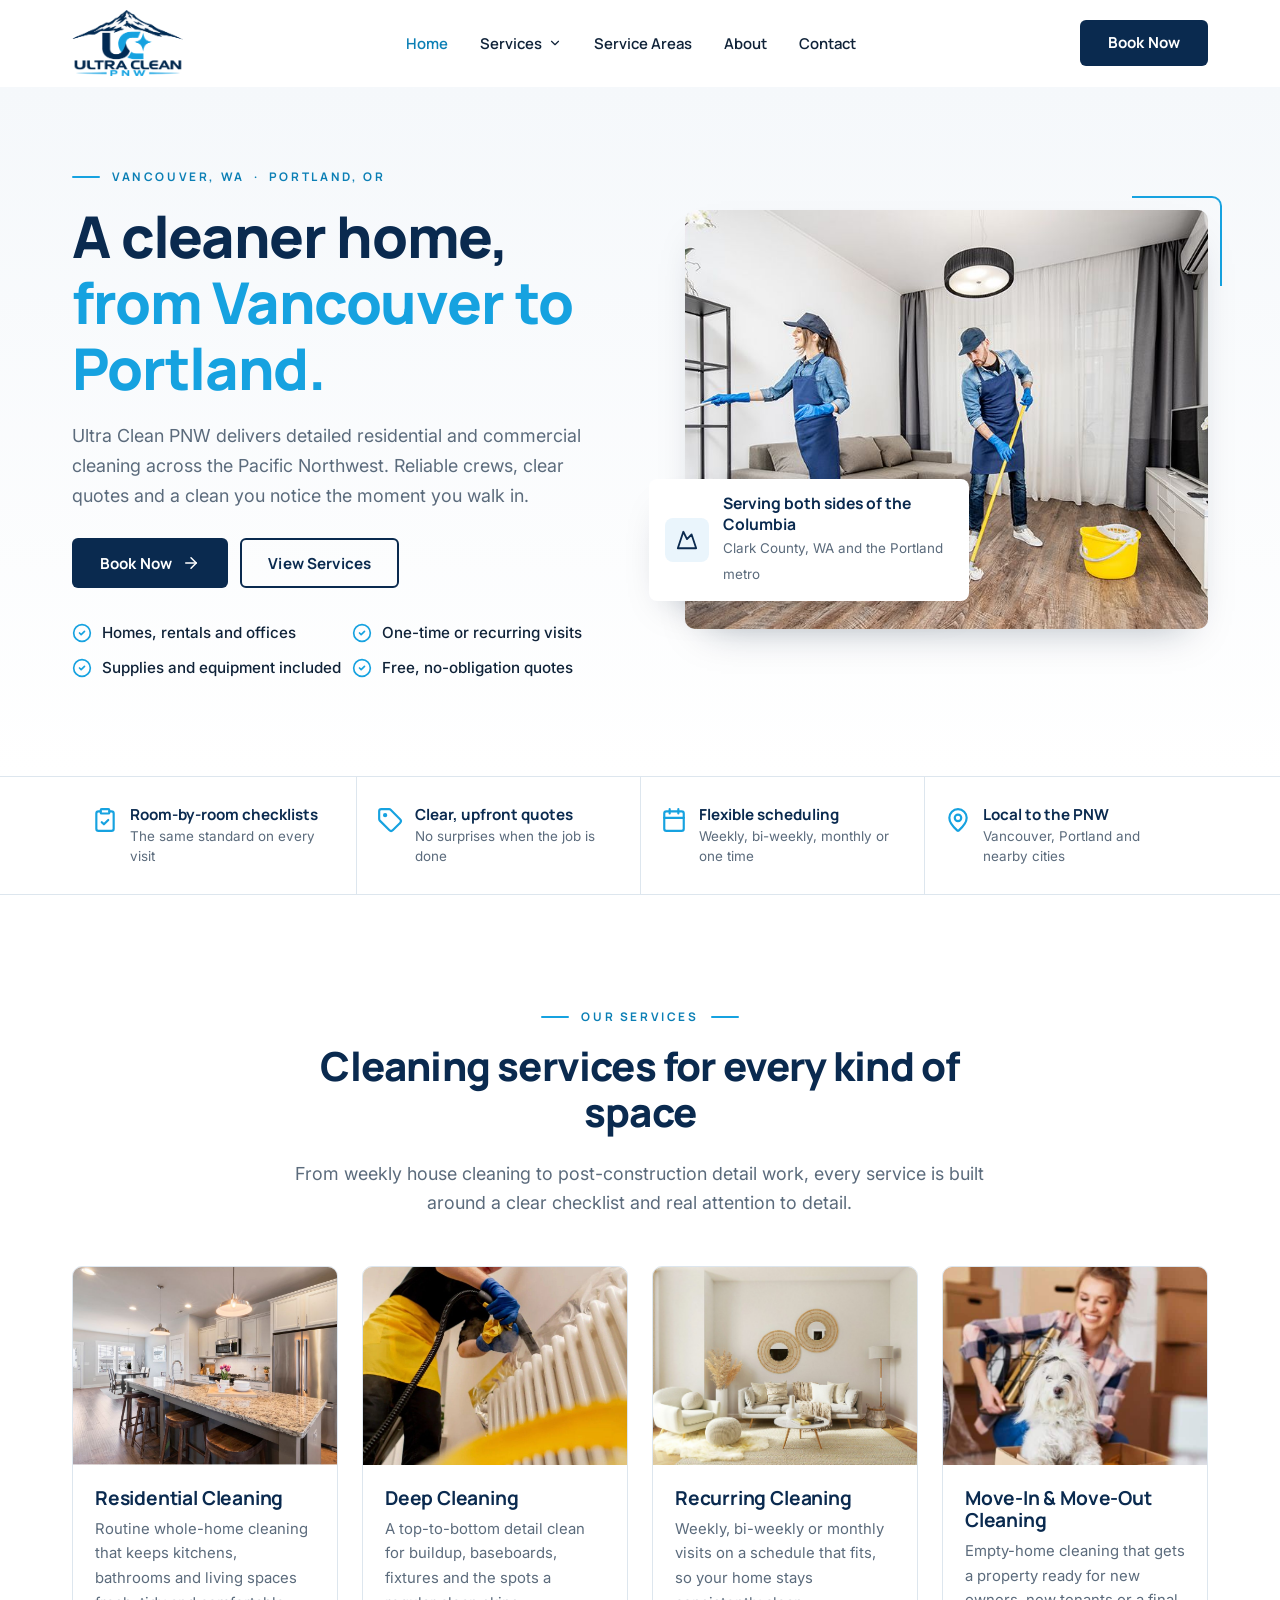
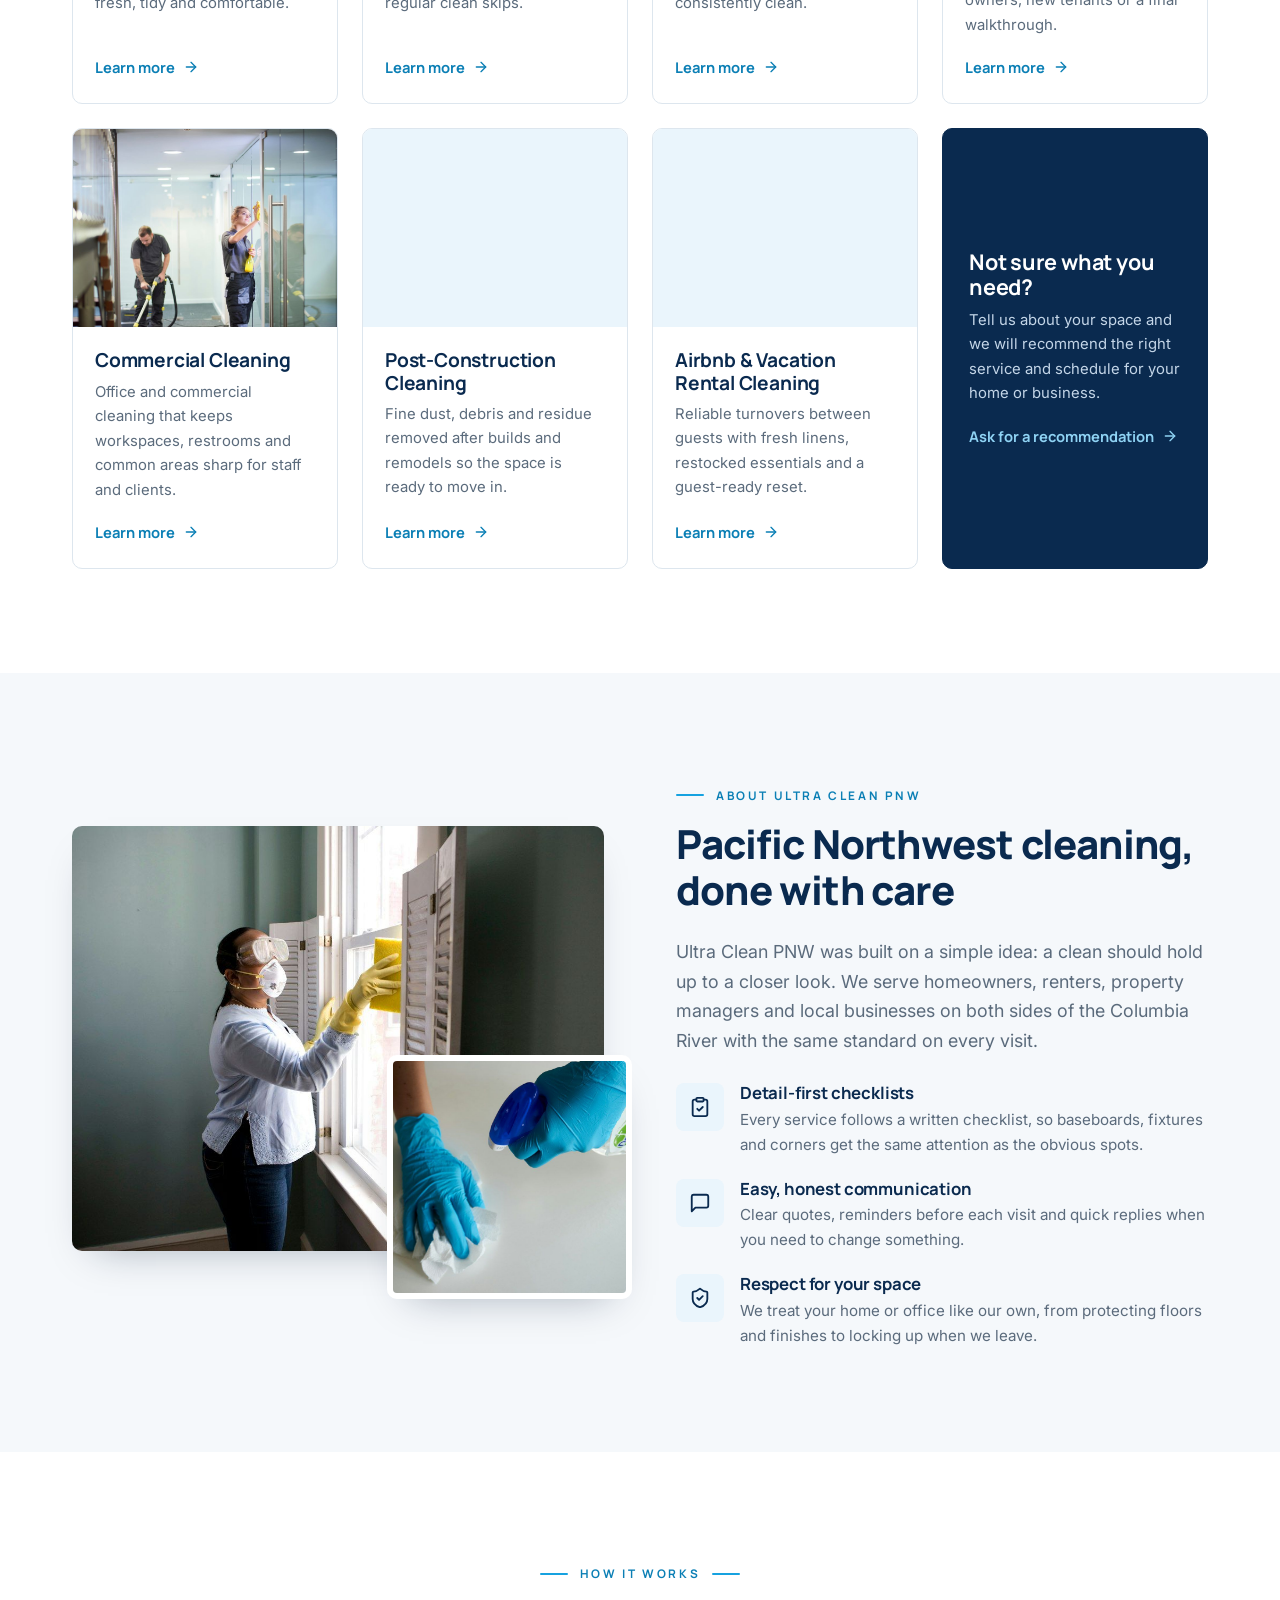
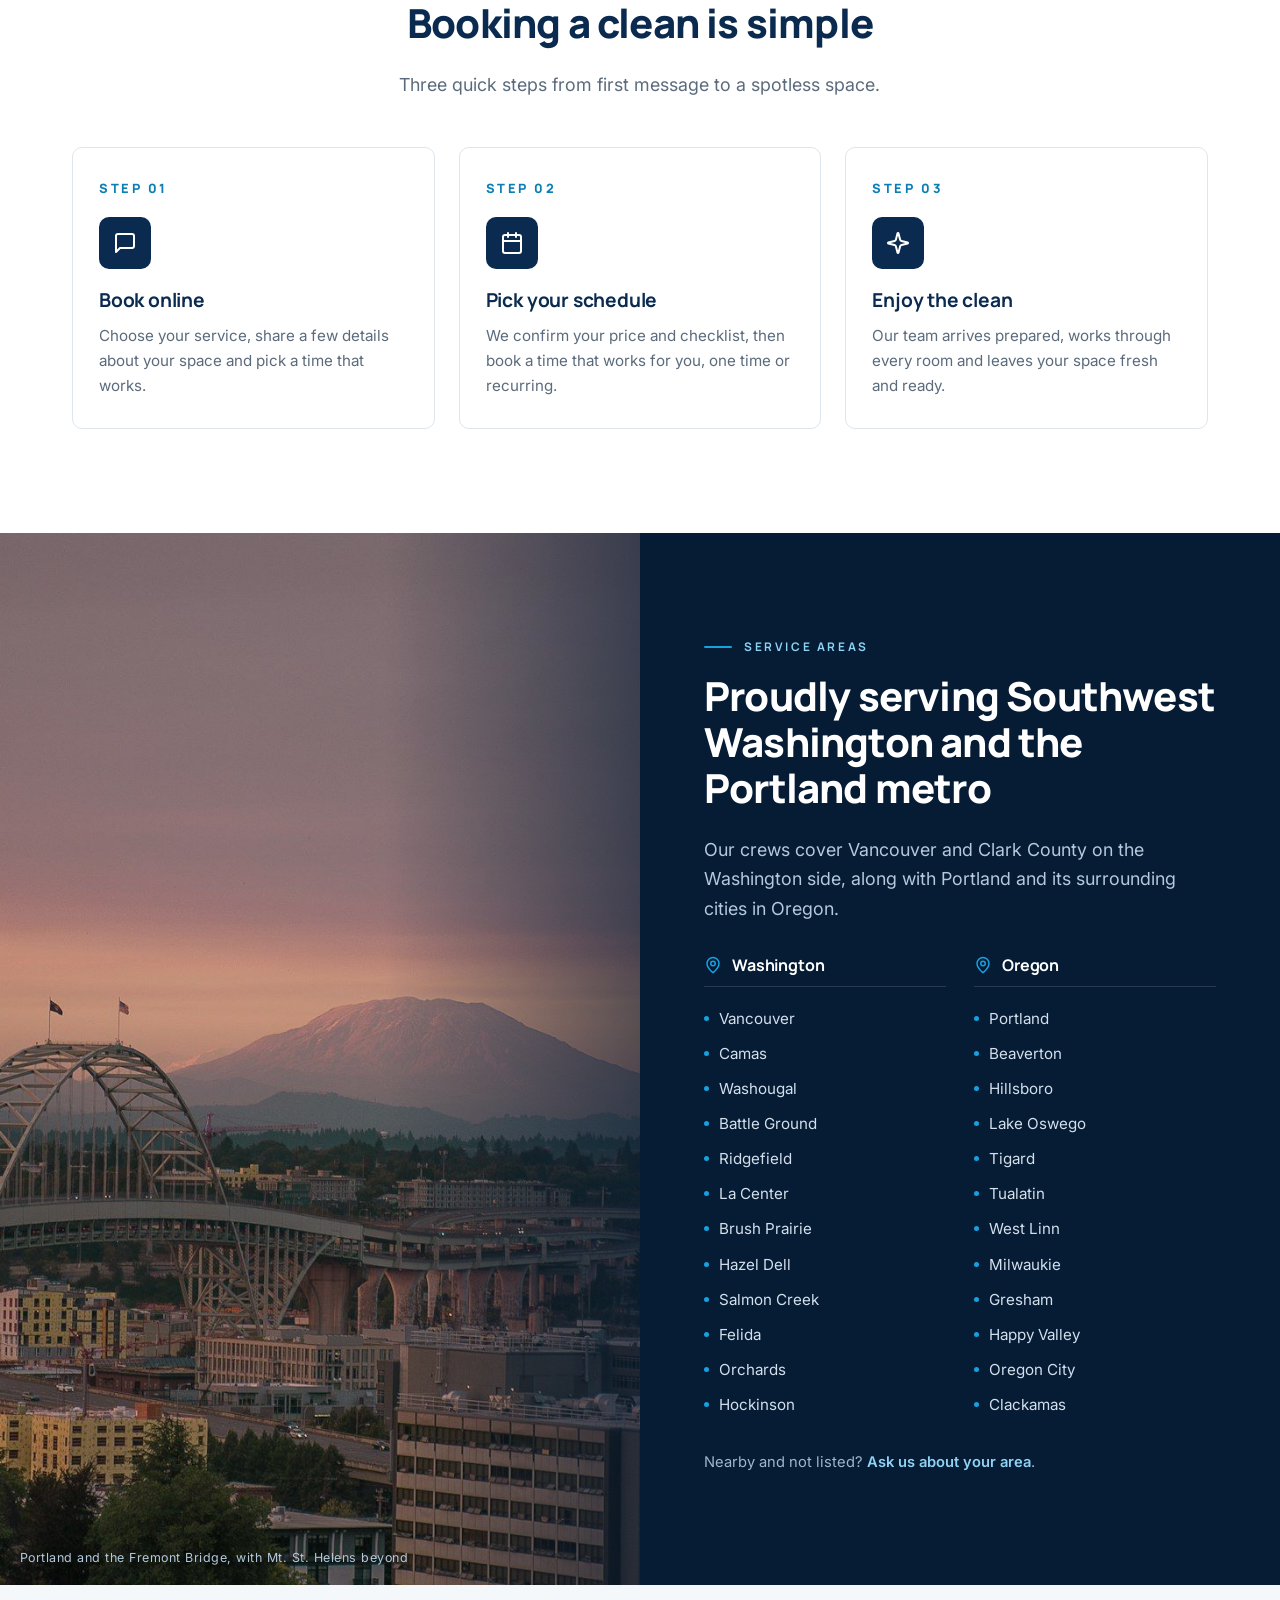
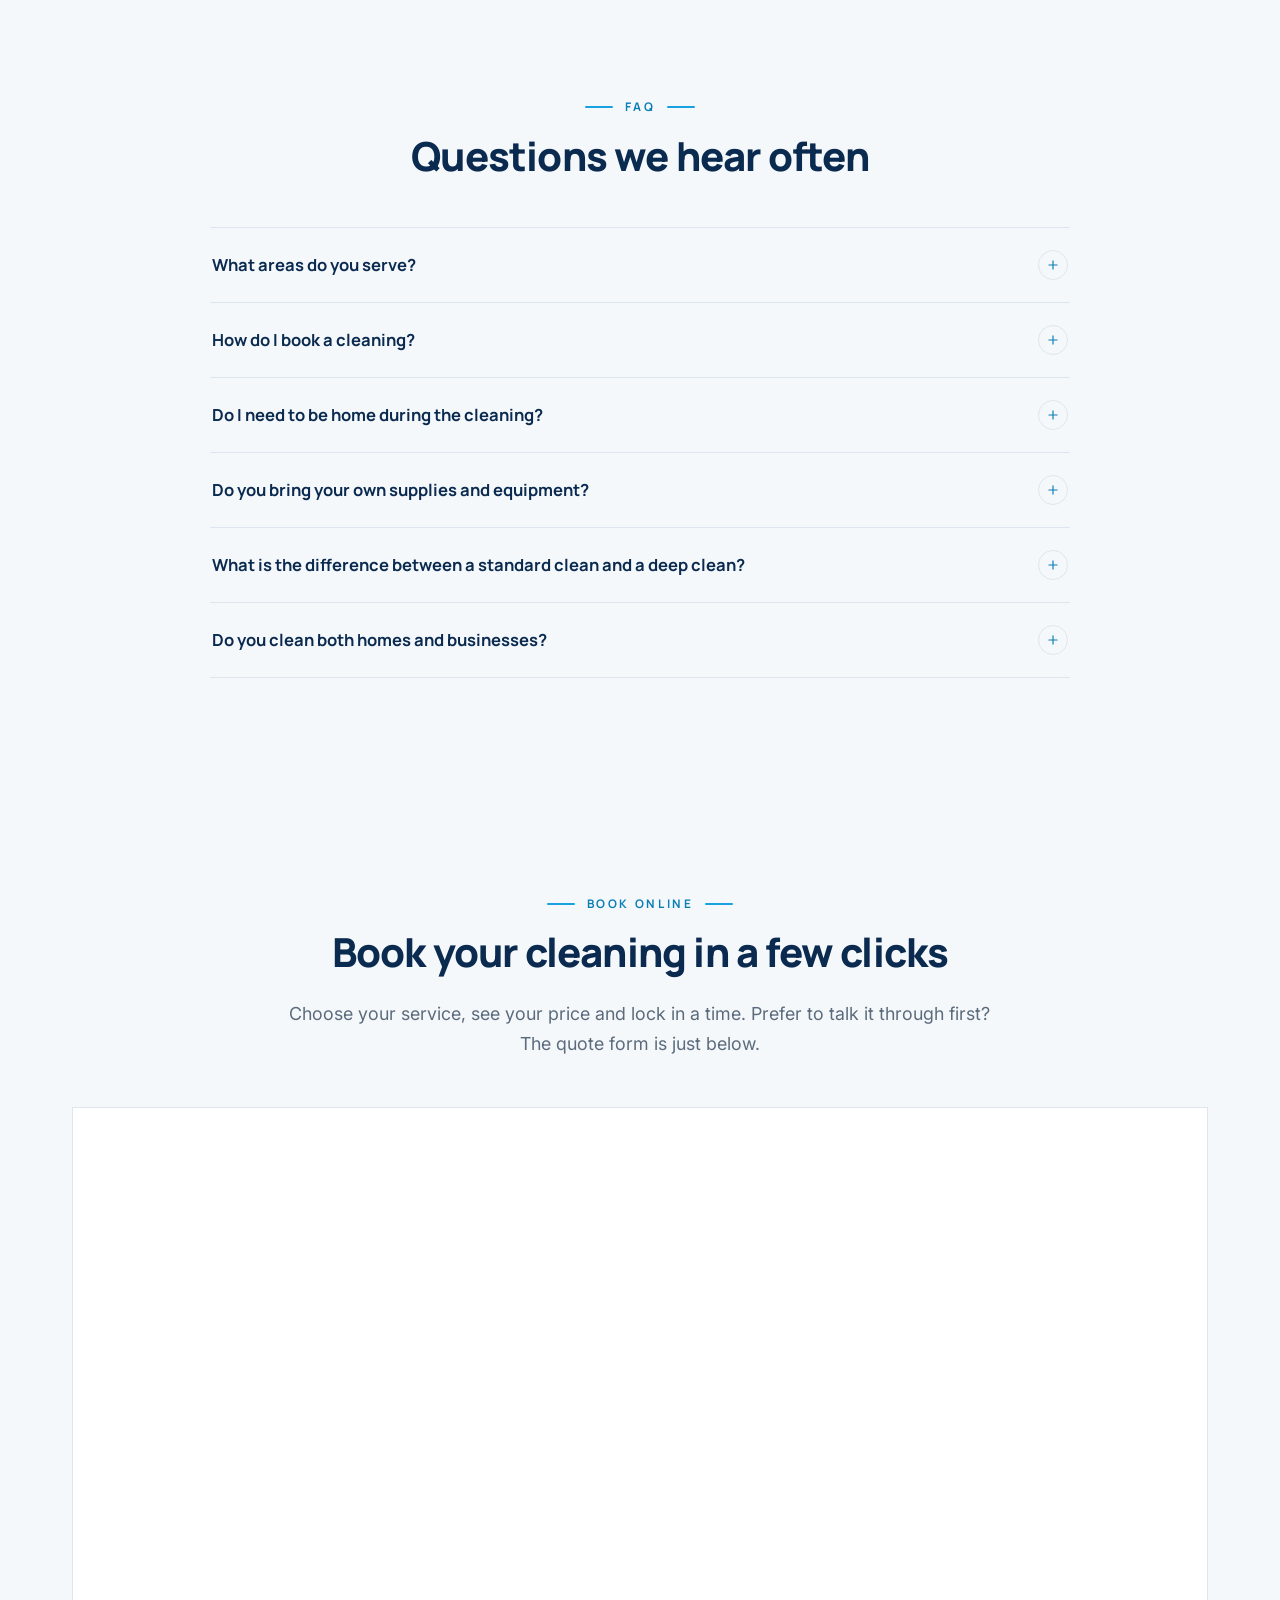
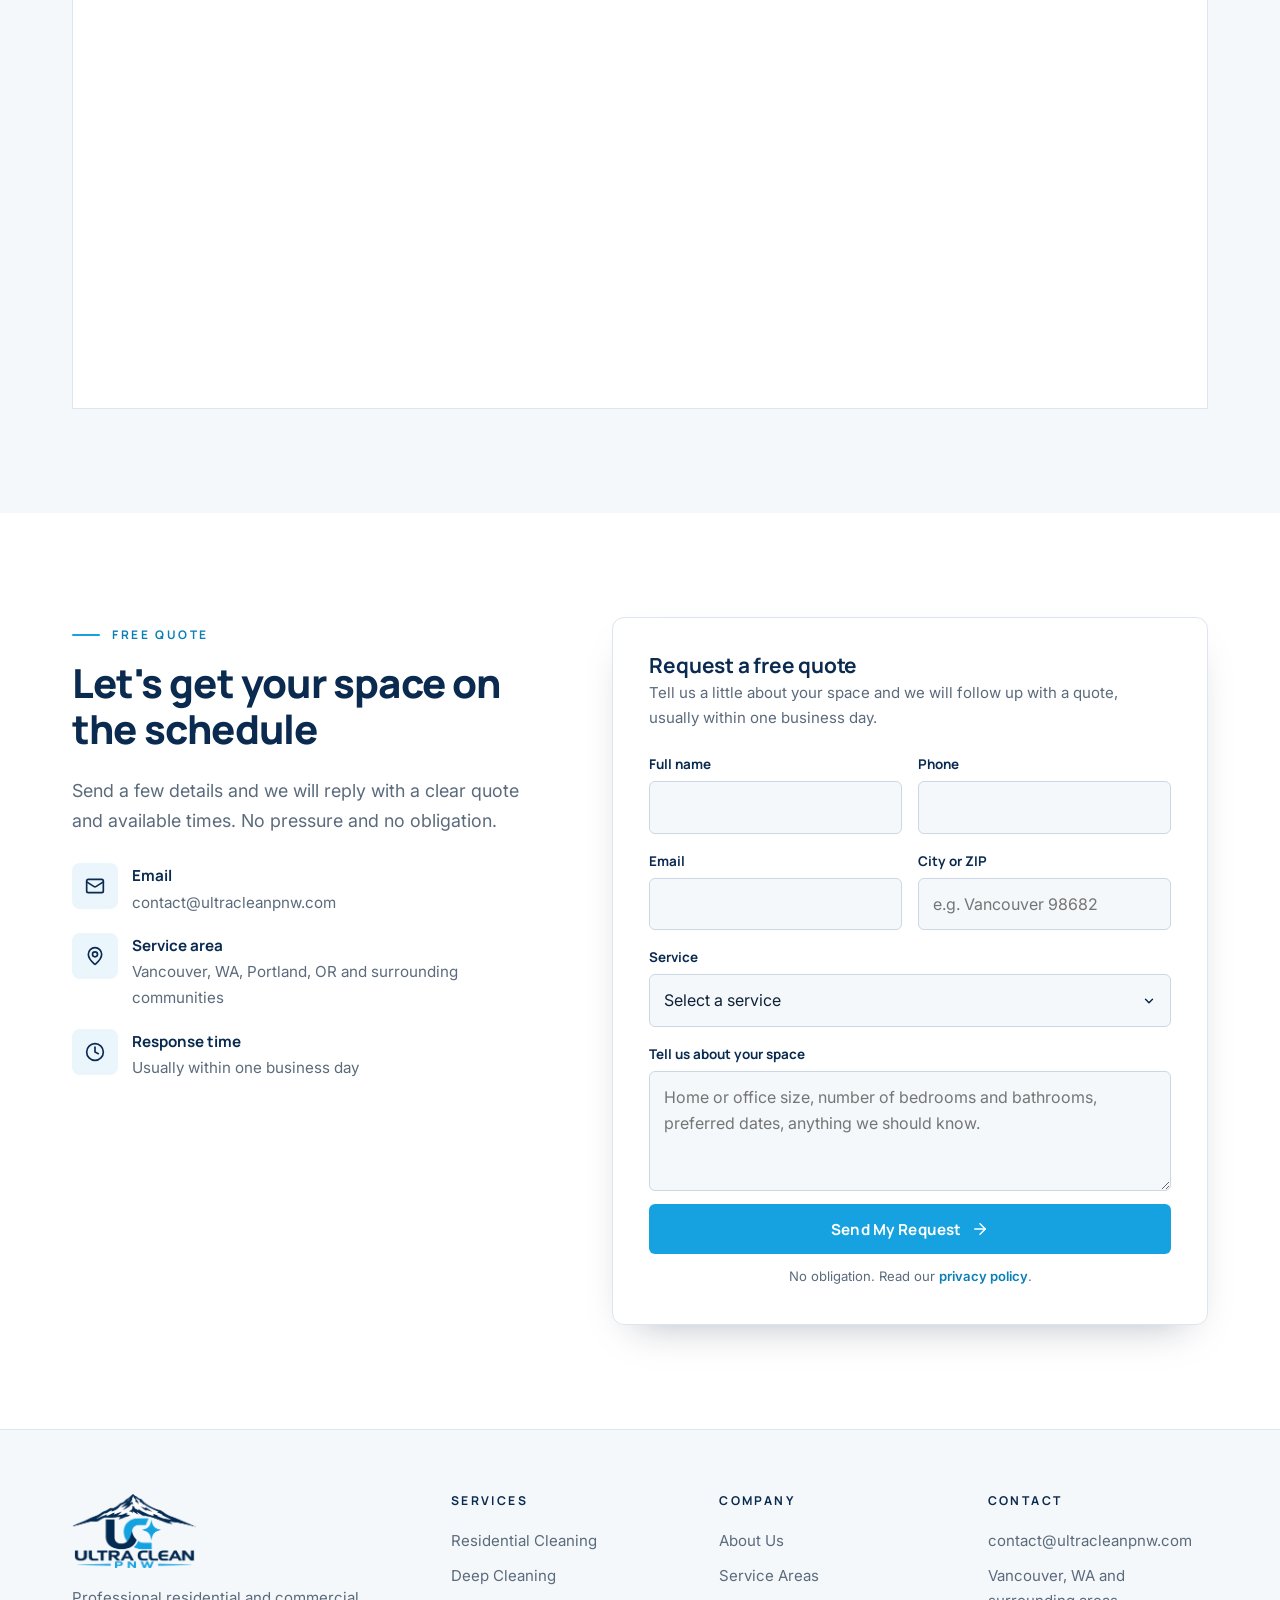
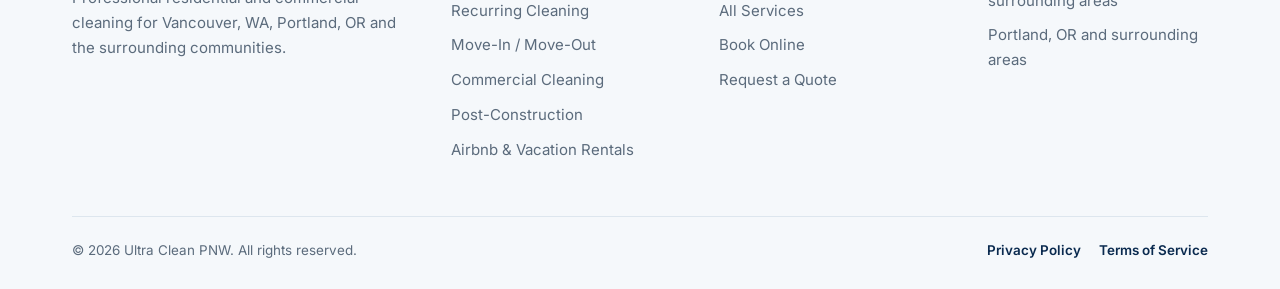
<file: index.html>
<!DOCTYPE html>
<html lang="en-US" class="no-js">
<head>
<meta charset="utf-8">
<meta name="viewport" content="width=device-width, initial-scale=1, viewport-fit=cover">
<title>Ultra Clean PNW | House &amp; Commercial Cleaning in Vancouver, WA &amp; Portland, OR</title>
<meta name="description" content="Ultra Clean PNW provides detailed house cleaning, deep cleaning, move-out, commercial, post-construction and Airbnb cleaning in Vancouver, WA, Portland, OR and surrounding areas. Free quotes.">
<link rel="canonical" href="https://ultracleanpnw.com/">
<meta name="robots" content="index, follow, max-image-preview:large">
<meta name="theme-color" content="#0a2a4f">
<meta name="author" content="Ultra Clean PNW">
<meta name="geo.region" content="US-WA">
<meta name="geo.placename" content="Vancouver, Washington">
<meta name="geo.position" content="45.6387;-122.6615">
<meta name="ICBM" content="45.6387, -122.6615">
<meta property="og:type" content="website">
<meta property="og:site_name" content="Ultra Clean PNW">
<meta property="og:locale" content="en_US">
<meta property="og:title" content="Ultra Clean PNW | House &amp; Commercial Cleaning in Vancouver, WA &amp; Portland, OR">
<meta property="og:description" content="Ultra Clean PNW provides detailed house cleaning, deep cleaning, move-out, commercial, post-construction and Airbnb cleaning in Vancouver, WA, Portland, OR and surrounding areas. Free quotes.">
<meta property="og:url" content="https://ultracleanpnw.com/">
<meta property="og:image" content="https://ultracleanpnw.com/assets/og-image.jpg">
<meta property="og:image:width" content="1200">
<meta property="og:image:height" content="630">
<meta property="og:image:alt" content="Ultra Clean PNW logo over the Portland skyline">
<meta name="twitter:card" content="summary_large_image">
<meta name="twitter:title" content="Ultra Clean PNW | House &amp; Commercial Cleaning in Vancouver, WA &amp; Portland, OR">
<meta name="twitter:description" content="Ultra Clean PNW provides detailed house cleaning, deep cleaning, move-out, commercial, post-construction and Airbnb cleaning in Vancouver, WA, Portland, OR and surrounding areas. Free quotes.">
<meta name="twitter:image" content="https://ultracleanpnw.com/assets/og-image.jpg">
<link rel="icon" href="favicon.ico" sizes="any">
<link rel="icon" type="image/png" sizes="32x32" href="assets/favicon-32.png">
<link rel="icon" type="image/png" sizes="16x16" href="assets/favicon-16.png">
<link rel="apple-touch-icon" href="assets/apple-touch-icon.png">
<link rel="manifest" href="site.webmanifest">
<link rel="preconnect" href="https://ultracleanpnw.bookingkoala.com" crossorigin>
<link rel="dns-prefetch" href="https://ultracleanpnw.bookingkoala.com">
<link rel="preconnect" href="https://fonts.googleapis.com">
<link rel="preconnect" href="https://fonts.gstatic.com" crossorigin>
<link href="https://fonts.googleapis.com/css2?family=Inter:wght@400;500;600&family=Manrope:wght@600;700;800&display=swap" rel="stylesheet">
<link rel="stylesheet" href="css/styles.css">
<script type="application/ld+json">{"@context": "https://schema.org", "@type": "HouseCleaningService", "@id": "https://ultracleanpnw.com/#business", "name": "Ultra Clean PNW", "url": "https://ultracleanpnw.com/", "logo": "https://ultracleanpnw.com/assets/logo-large.png", "image": "https://ultracleanpnw.com/assets/og-image.jpg", "email": "contact@ultracleanpnw.com", "description": "Residential and commercial cleaning serving Vancouver, WA, Portland, OR and the surrounding communities.", "address": {"@type": "PostalAddress", "addressLocality": "Vancouver", "addressRegion": "WA", "addressCountry": "US"}, "geo": {"@type": "GeoCoordinates", "latitude": 45.6387, "longitude": -122.6615}, "areaServed": [{"@type": "City", "name": "Vancouver, WA"}, {"@type": "City", "name": "Camas, WA"}, {"@type": "City", "name": "Washougal, WA"}, {"@type": "City", "name": "Battle Ground, WA"}, {"@type": "City", "name": "Ridgefield, WA"}, {"@type": "City", "name": "La Center, WA"}, {"@type": "City", "name": "Brush Prairie, WA"}, {"@type": "City", "name": "Hazel Dell, WA"}, {"@type": "City", "name": "Salmon Creek, WA"}, {"@type": "City", "name": "Felida, WA"}, {"@type": "City", "name": "Orchards, WA"}, {"@type": "City", "name": "Hockinson, WA"}, {"@type": "City", "name": "Portland, OR"}, {"@type": "City", "name": "Beaverton, OR"}, {"@type": "City", "name": "Hillsboro, OR"}, {"@type": "City", "name": "Lake Oswego, OR"}, {"@type": "City", "name": "Tigard, OR"}, {"@type": "City", "name": "Tualatin, OR"}, {"@type": "City", "name": "West Linn, OR"}, {"@type": "City", "name": "Milwaukie, OR"}, {"@type": "City", "name": "Gresham, OR"}, {"@type": "City", "name": "Happy Valley, OR"}, {"@type": "City", "name": "Oregon City, OR"}, {"@type": "City", "name": "Clackamas, OR"}], "hasOfferCatalog": {"@type": "OfferCatalog", "name": "Cleaning Services", "itemListElement": [{"@type": "Offer", "itemOffered": {"@type": "Service", "name": "Residential Cleaning", "url": "https://ultracleanpnw.com/services/residential-cleaning/"}}, {"@type": "Offer", "itemOffered": {"@type": "Service", "name": "Deep Cleaning", "url": "https://ultracleanpnw.com/services/deep-cleaning/"}}, {"@type": "Offer", "itemOffered": {"@type": "Service", "name": "Recurring Cleaning", "url": "https://ultracleanpnw.com/services/recurring-cleaning/"}}, {"@type": "Offer", "itemOffered": {"@type": "Service", "name": "Move-In & Move-Out Cleaning", "url": "https://ultracleanpnw.com/services/move-in-move-out-cleaning/"}}, {"@type": "Offer", "itemOffered": {"@type": "Service", "name": "Commercial Cleaning", "url": "https://ultracleanpnw.com/services/commercial-cleaning/"}}, {"@type": "Offer", "itemOffered": {"@type": "Service", "name": "Post-Construction Cleaning", "url": "https://ultracleanpnw.com/services/post-construction-cleaning/"}}, {"@type": "Offer", "itemOffered": {"@type": "Service", "name": "Airbnb & Vacation Rental Cleaning", "url": "https://ultracleanpnw.com/services/airbnb-vacation-rental-cleaning/"}}]}}</script>
<script type="application/ld+json">{"@context": "https://schema.org", "@type": "WebSite", "name": "Ultra Clean PNW", "url": "https://ultracleanpnw.com/"}</script>
<script type="application/ld+json">{"@context": "https://schema.org", "@type": "FAQPage", "mainEntity": [{"@type": "Question", "name": "What areas do you serve?", "acceptedAnswer": {"@type": "Answer", "text": "We serve Vancouver, WA and surrounding Clark County communities like Camas, Washougal, Battle Ground and Ridgefield, plus Portland, OR and nearby cities including Beaverton, Hillsboro, Lake Oswego, Tigard and Gresham. If you are close by and do not see your city listed, reach out and ask."}}, {"@type": "Question", "name": "How do I book a cleaning?", "acceptedAnswer": {"@type": "Answer", "text": "Use the online booking form to choose a service, see pricing and pick a time. You can also send a quote request with your address, the size of your space and the service you need, and we will follow up within one business day."}}, {"@type": "Question", "name": "Do I need to be home during the cleaning?", "acceptedAnswer": {"@type": "Answer", "text": "No. Many clients provide a door code, lockbox or key. Whatever works best for you, we will make sure your home is secured when we leave."}}, {"@type": "Question", "name": "Do you bring your own supplies and equipment?", "acceptedAnswer": {"@type": "Answer", "text": "Yes. Our team arrives with professional supplies and equipment. If you prefer specific products, let us know and we are happy to use them."}}, {"@type": "Question", "name": "What is the difference between a standard clean and a deep clean?", "acceptedAnswer": {"@type": "Answer", "text": "A standard clean maintains a home that is already in good shape. A deep clean adds detailed work like baseboards, grout, fixtures, vents and built-up grime. We usually recommend a deep clean for a first visit."}}, {"@type": "Question", "name": "Do you clean both homes and businesses?", "acceptedAnswer": {"@type": "Answer", "text": "Yes. We clean houses, apartments, rentals and move-outs, as well as offices and commercial spaces on both sides of the Columbia River."}}]}</script>
</head>
<body>
<a class="skip-link" href="#main">Skip to content</a>
<header class="site-header">
  <div class="container header-inner">
    <a class="brand" href="./" aria-label="Ultra Clean PNW home">
      <img src="assets/logo.png" alt="Ultra Clean PNW" width="520" height="310">
    </a>
    <nav class="nav" aria-label="Main">
      <ul class="nav-list">
        <li><a class="nav-link" href="./" aria-current="page">Home</a></li>
        <li class="has-dropdown">
          <a class="nav-link" href="services/">Services <svg viewBox="0 0 24 24" fill="none" stroke="currentColor" stroke-width="2" stroke-linecap="round" stroke-linejoin="round" aria-hidden="true"><path d="m6 9 6 6 6-6"/></svg></a>
          <div class="dropdown">
<a href="services/residential-cleaning/">Residential Cleaning</a>
<a href="services/deep-cleaning/">Deep Cleaning</a>
<a href="services/recurring-cleaning/">Recurring Cleaning</a>
<a href="services/move-in-move-out-cleaning/">Move-In / Move-Out</a>
<a href="services/commercial-cleaning/">Commercial Cleaning</a>
<a href="services/post-construction-cleaning/">Post-Construction</a>
<a href="services/airbnb-vacation-rental-cleaning/">Airbnb & Vacation Rentals</a>
<a class="all" href="services/">View all services</a>
          </div>
        </li>
        <li><a class="nav-link" href="#areas">Service Areas</a></li>
        <li><a class="nav-link" href="#about">About</a></li>
        <li><a class="nav-link" href="contact/">Contact</a></li>
      </ul>
    </nav>
    <a class="btn btn-primary header-cta" href="book/">Book Now</a>
    <button class="menu-toggle" type="button" aria-label="Open menu" aria-expanded="false" aria-controls="mobile-nav">
      <svg class="icon-open" viewBox="0 0 24 24" fill="none" stroke="currentColor" stroke-width="2" stroke-linecap="round" stroke-linejoin="round" aria-hidden="true"><path d="M4 6h16M4 12h16M4 18h16"/></svg><svg class="icon-close" viewBox="0 0 24 24" fill="none" stroke="currentColor" stroke-width="2" stroke-linecap="round" stroke-linejoin="round" aria-hidden="true"><path d="M18 6 6 18M6 6l12 12"/></svg>
    </button>
  </div>
</header>
<nav class="mobile-nav" id="mobile-nav" aria-label="Mobile" aria-hidden="true">
  <a href="./">Home</a>
  <span class="sub-label">Services</span>
  <div class="sub">
<a href="services/residential-cleaning/">Residential Cleaning</a>
<a href="services/deep-cleaning/">Deep Cleaning</a>
<a href="services/recurring-cleaning/">Recurring Cleaning</a>
<a href="services/move-in-move-out-cleaning/">Move-In / Move-Out</a>
<a href="services/commercial-cleaning/">Commercial Cleaning</a>
<a href="services/post-construction-cleaning/">Post-Construction</a>
<a href="services/airbnb-vacation-rental-cleaning/">Airbnb & Vacation Rentals</a>
  </div>
  <span class="sub-label">Company</span>
  <a href="services/">All Services</a>
  <a href="#areas">Service Areas</a>
  <a href="#about">About</a>
  <a href="contact/">Contact</a>
  <a href="book/">Book Online</a>
  <a class="btn btn-primary" href="book/">Book Now</a>
</nav>
<main id="main">

<section class="hero">
  <div class="container hero-grid">
    <div>
      <span class="eyebrow">Vancouver, WA &nbsp;&middot;&nbsp; Portland, OR</span>
      <h1>A cleaner home, <span class="accent">from Vancouver to Portland.</span></h1>
      <p class="lead">Ultra Clean PNW delivers detailed residential and commercial cleaning across the Pacific Northwest. Reliable crews, clear quotes and a clean you notice the moment you walk in.</p>
      <div class="btn-row">
        <a class="btn btn-primary" href="book/">Book Now <svg viewBox="0 0 24 24" fill="none" stroke="currentColor" stroke-width="2" stroke-linecap="round" stroke-linejoin="round" aria-hidden="true"><path d="M5 12h14"/><path d="m12 5 7 7-7 7"/></svg></a>
        <a class="btn btn-outline" href="services/">View Services</a>
      </div>
      <ul class="hero-points">
        <li><svg viewBox="0 0 24 24" fill="none" stroke="currentColor" stroke-width="2" stroke-linecap="round" stroke-linejoin="round" aria-hidden="true"><circle cx="12" cy="12" r="10"/><path d="m9 12 2 2 4-4"/></svg>Homes, rentals and offices</li>
        <li><svg viewBox="0 0 24 24" fill="none" stroke="currentColor" stroke-width="2" stroke-linecap="round" stroke-linejoin="round" aria-hidden="true"><circle cx="12" cy="12" r="10"/><path d="m9 12 2 2 4-4"/></svg>One-time or recurring visits</li>
        <li><svg viewBox="0 0 24 24" fill="none" stroke="currentColor" stroke-width="2" stroke-linecap="round" stroke-linejoin="round" aria-hidden="true"><circle cx="12" cy="12" r="10"/><path d="m9 12 2 2 4-4"/></svg>Supplies and equipment included</li>
        <li><svg viewBox="0 0 24 24" fill="none" stroke="currentColor" stroke-width="2" stroke-linecap="round" stroke-linejoin="round" aria-hidden="true"><circle cx="12" cy="12" r="10"/><path d="m9 12 2 2 4-4"/></svg>Free, no-obligation quotes</li>
      </ul>
    </div>
    <div class="hero-media">
      <div class="frame"><img src="assets/img/hero-team.jpg" alt="Cleaning team dusting shelves and mopping a living room floor" width="1024" height="574" decoding="async" fetchpriority="high"></div>
      <div class="hero-badge">
        <span class="ico"><svg viewBox="0 0 24 24" fill="none" stroke="currentColor" stroke-width="2" stroke-linecap="round" stroke-linejoin="round" aria-hidden="true"><path d="m8 3 4 8 5-5 5 15H2L8 3z"/></svg></span>
        <div><strong>Serving both sides of the Columbia</strong><span>Clark County, WA and the Portland metro</span></div>
      </div>
    </div>
  </div>
</section>

<section class="trust" aria-label="Why clients choose us">
  <div class="container trust-grid">
    <div class="trust-item"><svg viewBox="0 0 24 24" fill="none" stroke="currentColor" stroke-width="2" stroke-linecap="round" stroke-linejoin="round" aria-hidden="true"><rect x="8" y="2" width="8" height="4" rx="1"/><path d="M16 4h2a2 2 0 0 1 2 2v14a2 2 0 0 1-2 2H6a2 2 0 0 1-2-2V6a2 2 0 0 1 2-2h2"/><path d="m9 14 2 2 4-4"/></svg><div><strong>Room-by-room checklists</strong><span>The same standard on every visit</span></div></div>
    <div class="trust-item"><svg viewBox="0 0 24 24" fill="none" stroke="currentColor" stroke-width="2" stroke-linecap="round" stroke-linejoin="round" aria-hidden="true"><path d="M12.586 2.586A2 2 0 0 0 11.172 2H4a2 2 0 0 0-2 2v7.172a2 2 0 0 0 .586 1.414l8.704 8.704a2.426 2.426 0 0 0 3.42 0l6.58-6.58a2.426 2.426 0 0 0 0-3.42z"/><circle cx="7.5" cy="7.5" r="1"/></svg><div><strong>Clear, upfront quotes</strong><span>No surprises when the job is done</span></div></div>
    <div class="trust-item"><svg viewBox="0 0 24 24" fill="none" stroke="currentColor" stroke-width="2" stroke-linecap="round" stroke-linejoin="round" aria-hidden="true"><rect x="3" y="4" width="18" height="18" rx="2"/><path d="M16 2v4M8 2v4M3 10h18"/></svg><div><strong>Flexible scheduling</strong><span>Weekly, bi-weekly, monthly or one time</span></div></div>
    <div class="trust-item"><svg viewBox="0 0 24 24" fill="none" stroke="currentColor" stroke-width="2" stroke-linecap="round" stroke-linejoin="round" aria-hidden="true"><path d="M20 10c0 4.993-5.539 10.193-7.399 11.799a1 1 0 0 1-1.202 0C9.539 20.193 4 14.993 4 10a8 8 0 0 1 16 0"/><circle cx="12" cy="10" r="3"/></svg><div><strong>Local to the PNW</strong><span>Vancouver, Portland and nearby cities</span></div></div>
  </div>
</section>

<section class="section" id="services">
  <div class="container">
    <div class="section-head reveal">
      <span class="eyebrow center">Our Services</span>
      <h2>Cleaning services for every kind of space</h2>
      <p class="lead">From weekly house cleaning to post-construction detail work, every service is built around a clear checklist and real attention to detail.</p>
    </div>
    <div class="service-grid">
<a class="service-card reveal" href="services/residential-cleaning/">
  <div class="thumb"><img src="assets/img/residential.jpg" alt="Bright, freshly cleaned open kitchen and dining area" width="1080" height="720" loading="lazy" decoding="async"></div>
  <div class="body">
    <h3>Residential Cleaning</h3>
    <p>Routine whole-home cleaning that keeps kitchens, bathrooms and living spaces fresh, tidy and comfortable.</p>
    <span class="text-link">Learn more <svg viewBox="0 0 24 24" fill="none" stroke="currentColor" stroke-width="2" stroke-linecap="round" stroke-linejoin="round" aria-hidden="true"><path d="M5 12h14"/><path d="m12 5 7 7-7 7"/></svg></span>
  </div>
</a>
<a class="service-card reveal" href="services/deep-cleaning/">
  <div class="thumb"><img src="assets/img/deep-clean.jpg" alt="Cleaner using a steam cleaner on a radiator" width="1281" height="765" loading="lazy" decoding="async"></div>
  <div class="body">
    <h3>Deep Cleaning</h3>
    <p>A top-to-bottom detail clean for buildup, baseboards, fixtures and the spots a regular clean skips.</p>
    <span class="text-link">Learn more <svg viewBox="0 0 24 24" fill="none" stroke="currentColor" stroke-width="2" stroke-linecap="round" stroke-linejoin="round" aria-hidden="true"><path d="M5 12h14"/><path d="m12 5 7 7-7 7"/></svg></span>
  </div>
</a>
<a class="service-card reveal" href="services/recurring-cleaning/">
  <div class="thumb"><img src="assets/img/living-bright.jpg" alt="Bright, tidy living room with neutral decor" width="1200" height="879" loading="lazy" decoding="async"></div>
  <div class="body">
    <h3>Recurring Cleaning</h3>
    <p>Weekly, bi-weekly or monthly visits on a schedule that fits, so your home stays consistently clean.</p>
    <span class="text-link">Learn more <svg viewBox="0 0 24 24" fill="none" stroke="currentColor" stroke-width="2" stroke-linecap="round" stroke-linejoin="round" aria-hidden="true"><path d="M5 12h14"/><path d="m12 5 7 7-7 7"/></svg></span>
  </div>
</a>
<a class="service-card reveal" href="services/move-in-move-out-cleaning/">
  <div class="thumb"><img src="assets/img/moving.jpg" alt="Woman unpacking moving boxes with her dog in a new home" width="600" height="600" loading="lazy" decoding="async" style="object-position:50% 15%"></div>
  <div class="body">
    <h3>Move-In & Move-Out Cleaning</h3>
    <p>Empty-home cleaning that gets a property ready for new owners, new tenants or a final walkthrough.</p>
    <span class="text-link">Learn more <svg viewBox="0 0 24 24" fill="none" stroke="currentColor" stroke-width="2" stroke-linecap="round" stroke-linejoin="round" aria-hidden="true"><path d="M5 12h14"/><path d="m12 5 7 7-7 7"/></svg></span>
  </div>
</a>
<a class="service-card reveal" href="services/commercial-cleaning/">
  <div class="thumb"><img src="assets/img/commercial.jpg" alt="Cleaning crew vacuuming and wiping glass walls in an office" width="1080" height="720" loading="lazy" decoding="async"></div>
  <div class="body">
    <h3>Commercial Cleaning</h3>
    <p>Office and commercial cleaning that keeps workspaces, restrooms and common areas sharp for staff and clients.</p>
    <span class="text-link">Learn more <svg viewBox="0 0 24 24" fill="none" stroke="currentColor" stroke-width="2" stroke-linecap="round" stroke-linejoin="round" aria-hidden="true"><path d="M5 12h14"/><path d="m12 5 7 7-7 7"/></svg></span>
  </div>
</a>
<a class="service-card reveal" href="services/post-construction-cleaning/">
  <div class="thumb"><img src="assets/img/construction-vacuum.jpg" alt="Cleaner vacuuming construction dust from a new concrete floor" width="1000" height="668" loading="lazy" decoding="async"></div>
  <div class="body">
    <h3>Post-Construction Cleaning</h3>
    <p>Fine dust, debris and residue removed after builds and remodels so the space is ready to move in.</p>
    <span class="text-link">Learn more <svg viewBox="0 0 24 24" fill="none" stroke="currentColor" stroke-width="2" stroke-linecap="round" stroke-linejoin="round" aria-hidden="true"><path d="M5 12h14"/><path d="m12 5 7 7-7 7"/></svg></span>
  </div>
</a>
<a class="service-card reveal" href="services/airbnb-vacation-rental-cleaning/">
  <div class="thumb"><img src="assets/img/rental-bedroom.jpg" alt="Freshly made bed with crisp linens in a rental bedroom" width="1200" height="800" loading="lazy" decoding="async"></div>
  <div class="body">
    <h3>Airbnb & Vacation Rental Cleaning</h3>
    <p>Reliable turnovers between guests with fresh linens, restocked essentials and a guest-ready reset.</p>
    <span class="text-link">Learn more <svg viewBox="0 0 24 24" fill="none" stroke="currentColor" stroke-width="2" stroke-linecap="round" stroke-linejoin="round" aria-hidden="true"><path d="M5 12h14"/><path d="m12 5 7 7-7 7"/></svg></span>
  </div>
</a>
<a class="service-card cta-card reveal" href="contact/">
  <h3>Not sure what you need?</h3>
  <p>Tell us about your space and we will recommend the right service and schedule for your home or business.</p>
  <span class="text-link">Ask for a recommendation <svg viewBox="0 0 24 24" fill="none" stroke="currentColor" stroke-width="2" stroke-linecap="round" stroke-linejoin="round" aria-hidden="true"><path d="M5 12h14"/><path d="m12 5 7 7-7 7"/></svg></span>
</a>
    </div>
  </div>
</section>

<section class="section alt" id="about">
  <div class="container split">
    <div class="media-stack reveal">
      <div class="main"><img src="assets/img/window-clean.jpg" alt="Cleaner wiping a window in a bright, tidy home" width="1200" height="800" loading="lazy" decoding="async"></div>
      <div class="inset"><img src="assets/img/gloves-wipe.jpg" alt="Gloved hand wiping a surface with spray cleaner" width="1200" height="800" loading="lazy" decoding="async"></div>
    </div>
    <div class="reveal">
      <span class="eyebrow">About Ultra Clean PNW</span>
      <h2>Pacific Northwest cleaning, done with care</h2>
      <p class="lead">Ultra Clean PNW was built on a simple idea: a clean should hold up to a closer look. We serve homeowners, renters, property managers and local businesses on both sides of the Columbia River with the same standard on every visit.</p>
      <ul class="feature-list">
        <li><span class="num"><svg viewBox="0 0 24 24" fill="none" stroke="currentColor" stroke-width="2" stroke-linecap="round" stroke-linejoin="round" aria-hidden="true"><rect x="8" y="2" width="8" height="4" rx="1"/><path d="M16 4h2a2 2 0 0 1 2 2v14a2 2 0 0 1-2 2H6a2 2 0 0 1-2-2V6a2 2 0 0 1 2-2h2"/><path d="m9 14 2 2 4-4"/></svg></span><div><h3>Detail-first checklists</h3><p>Every service follows a written checklist, so baseboards, fixtures and corners get the same attention as the obvious spots.</p></div></li>
        <li><span class="num"><svg viewBox="0 0 24 24" fill="none" stroke="currentColor" stroke-width="2" stroke-linecap="round" stroke-linejoin="round" aria-hidden="true"><path d="M21 15a2 2 0 0 1-2 2H7l-4 4V5a2 2 0 0 1 2-2h14a2 2 0 0 1 2 2z"/></svg></span><div><h3>Easy, honest communication</h3><p>Clear quotes, reminders before each visit and quick replies when you need to change something.</p></div></li>
        <li><span class="num"><svg viewBox="0 0 24 24" fill="none" stroke="currentColor" stroke-width="2" stroke-linecap="round" stroke-linejoin="round" aria-hidden="true"><path d="M20 13c0 5-3.5 7.5-7.66 8.95a1 1 0 0 1-.67-.01C7.5 20.5 4 18 4 13V6a1 1 0 0 1 1-1c2 0 4.5-1.2 6.24-2.72a1.17 1.17 0 0 1 1.52 0C14.51 3.81 17 5 19 5a1 1 0 0 1 1 1z"/><path d="m9 12 2 2 4-4"/></svg></span><div><h3>Respect for your space</h3><p>We treat your home or office like our own, from protecting floors and finishes to locking up when we leave.</p></div></li>
      </ul>
    </div>
  </div>
</section>

<section class="section">
  <div class="container">
    <div class="section-head reveal">
      <span class="eyebrow center">How It Works</span>
      <h2>Booking a clean is simple</h2>
      <p class="lead">Three quick steps from first message to a spotless space.</p>
    </div>
    <div class="steps">
      <div class="step reveal"><span class="step-num">STEP 01</span><span class="ico"><svg viewBox="0 0 24 24" fill="none" stroke="currentColor" stroke-width="2" stroke-linecap="round" stroke-linejoin="round" aria-hidden="true"><path d="M21 15a2 2 0 0 1-2 2H7l-4 4V5a2 2 0 0 1 2-2h14a2 2 0 0 1 2 2z"/></svg></span><h3>Book online</h3><p>Choose your service, share a few details about your space and pick a time that works.</p></div>
      <div class="step reveal"><span class="step-num">STEP 02</span><span class="ico"><svg viewBox="0 0 24 24" fill="none" stroke="currentColor" stroke-width="2" stroke-linecap="round" stroke-linejoin="round" aria-hidden="true"><rect x="3" y="4" width="18" height="18" rx="2"/><path d="M16 2v4M8 2v4M3 10h18"/></svg></span><h3>Pick your schedule</h3><p>We confirm your price and checklist, then book a time that works for you, one time or recurring.</p></div>
      <div class="step reveal"><span class="step-num">STEP 03</span><span class="ico"><svg viewBox="0 0 24 24" fill="none" stroke="currentColor" stroke-width="2" stroke-linecap="round" stroke-linejoin="round" aria-hidden="true"><path d="M9.937 15.5A2 2 0 0 0 8.5 14.063l-6.135-1.582a.5.5 0 0 1 0-.962L8.5 9.936A2 2 0 0 0 9.937 8.5l1.582-6.135a.5.5 0 0 1 .963 0L14.063 8.5A2 2 0 0 0 15.5 9.937l6.135 1.581a.5.5 0 0 1 0 .964L15.5 14.063a2 2 0 0 0-1.437 1.437l-1.582 6.135a.5.5 0 0 1-.963 0z"/></svg></span><h3>Enjoy the clean</h3><p>Our team arrives prepared, works through every room and leaves your space fresh and ready.</p></div>
    </div>
  </div>
</section>

<section class="areas" id="areas">
  <div class="areas-wrap">
    <figure class="areas-media">
      <img src="assets/img/portland.jpg" alt="Portland skyline and the Fremont Bridge with Mt. St. Helens in the distance" width="1800" height="1200" loading="lazy" decoding="async">
      <figcaption>Portland and the Fremont Bridge, with Mt. St. Helens beyond</figcaption>
    </figure>
    <div class="areas-content reveal">
      <span class="eyebrow light">Service Areas</span>
      <h2>Proudly serving Southwest Washington and the Portland metro</h2>
      <p class="lead">Our crews cover Vancouver and Clark County on the Washington side, along with Portland and its surrounding cities in Oregon.</p>
      <div class="area-cols">
        <div class="area-col"><h3><svg viewBox="0 0 24 24" fill="none" stroke="currentColor" stroke-width="2" stroke-linecap="round" stroke-linejoin="round" aria-hidden="true"><path d="M20 10c0 4.993-5.539 10.193-7.399 11.799a1 1 0 0 1-1.202 0C9.539 20.193 4 14.993 4 10a8 8 0 0 1 16 0"/><circle cx="12" cy="10" r="3"/></svg>Washington</h3><ul><li>Vancouver</li><li>Camas</li><li>Washougal</li><li>Battle Ground</li><li>Ridgefield</li><li>La Center</li><li>Brush Prairie</li><li>Hazel Dell</li><li>Salmon Creek</li><li>Felida</li><li>Orchards</li><li>Hockinson</li></ul></div>
        <div class="area-col"><h3><svg viewBox="0 0 24 24" fill="none" stroke="currentColor" stroke-width="2" stroke-linecap="round" stroke-linejoin="round" aria-hidden="true"><path d="M20 10c0 4.993-5.539 10.193-7.399 11.799a1 1 0 0 1-1.202 0C9.539 20.193 4 14.993 4 10a8 8 0 0 1 16 0"/><circle cx="12" cy="10" r="3"/></svg>Oregon</h3><ul><li>Portland</li><li>Beaverton</li><li>Hillsboro</li><li>Lake Oswego</li><li>Tigard</li><li>Tualatin</li><li>West Linn</li><li>Milwaukie</li><li>Gresham</li><li>Happy Valley</li><li>Oregon City</li><li>Clackamas</li></ul></div>
      </div>
      <p class="note">Nearby and not listed? <a href="contact/">Ask us about your area</a>.</p>
    </div>
  </div>
</section>

<section class="section alt">
  <div class="container">
    <div class="section-head reveal">
      <span class="eyebrow center">FAQ</span>
      <h2>Questions we hear often</h2>
    </div>
    <div class="faq">
<details>
  <summary>What areas do you serve?<span class="pm"><svg viewBox="0 0 24 24" fill="none" stroke="currentColor" stroke-width="2" stroke-linecap="round" stroke-linejoin="round" aria-hidden="true"><path d="M12 5v14M5 12h14"/></svg></span></summary>
  <div class="answer"><p>We serve Vancouver, WA and surrounding Clark County communities like Camas, Washougal, Battle Ground and Ridgefield, plus Portland, OR and nearby cities including Beaverton, Hillsboro, Lake Oswego, Tigard and Gresham. If you are close by and do not see your city listed, reach out and ask.</p></div>
</details>
<details>
  <summary>How do I book a cleaning?<span class="pm"><svg viewBox="0 0 24 24" fill="none" stroke="currentColor" stroke-width="2" stroke-linecap="round" stroke-linejoin="round" aria-hidden="true"><path d="M12 5v14M5 12h14"/></svg></span></summary>
  <div class="answer"><p>Use the online booking form to choose a service, see pricing and pick a time. You can also send a quote request with your address, the size of your space and the service you need, and we will follow up within one business day.</p></div>
</details>
<details>
  <summary>Do I need to be home during the cleaning?<span class="pm"><svg viewBox="0 0 24 24" fill="none" stroke="currentColor" stroke-width="2" stroke-linecap="round" stroke-linejoin="round" aria-hidden="true"><path d="M12 5v14M5 12h14"/></svg></span></summary>
  <div class="answer"><p>No. Many clients provide a door code, lockbox or key. Whatever works best for you, we will make sure your home is secured when we leave.</p></div>
</details>
<details>
  <summary>Do you bring your own supplies and equipment?<span class="pm"><svg viewBox="0 0 24 24" fill="none" stroke="currentColor" stroke-width="2" stroke-linecap="round" stroke-linejoin="round" aria-hidden="true"><path d="M12 5v14M5 12h14"/></svg></span></summary>
  <div class="answer"><p>Yes. Our team arrives with professional supplies and equipment. If you prefer specific products, let us know and we are happy to use them.</p></div>
</details>
<details>
  <summary>What is the difference between a standard clean and a deep clean?<span class="pm"><svg viewBox="0 0 24 24" fill="none" stroke="currentColor" stroke-width="2" stroke-linecap="round" stroke-linejoin="round" aria-hidden="true"><path d="M12 5v14M5 12h14"/></svg></span></summary>
  <div class="answer"><p>A standard clean maintains a home that is already in good shape. A deep clean adds detailed work like baseboards, grout, fixtures, vents and built-up grime. We usually recommend a deep clean for a first visit.</p></div>
</details>
<details>
  <summary>Do you clean both homes and businesses?<span class="pm"><svg viewBox="0 0 24 24" fill="none" stroke="currentColor" stroke-width="2" stroke-linecap="round" stroke-linejoin="round" aria-hidden="true"><path d="M12 5v14M5 12h14"/></svg></span></summary>
  <div class="answer"><p>Yes. We clean houses, apartments, rentals and move-outs, as well as offices and commercial spaces on both sides of the Columbia River.</p></div>
</details>
</div>
  </div>
</section>

<section class="section alt" id="book">
  <div class="container">
    <div class="section-head reveal">
      <span class="eyebrow center">Book online</span>
      <h2>Book your cleaning in a few clicks</h2>
      <p class="lead">Choose your service, see your price and lock in a time. Prefer to talk it through first? The quote form is just below.</p>
    </div>
    <div class="booking-embed">
  <iframe class="booking-frame" src="https://ultracleanpnw.bookingkoala.com/booknow?embed=true" title="Book a cleaning with Ultra Clean PNW" scrolling="yes" loading="lazy"></iframe>
</div>
  </div>
</section>

<section class="section" id="quote">
  <div class="container contact-grid">
    <div class="reveal">
      <span class="eyebrow">Free Quote</span>
      <h2>Let's get your space on the schedule</h2>
      <p class="lead">Send a few details and we will reply with a clear quote and available times. No pressure and no obligation.</p>
      <ul class="info-list">
        <li><span class="ico"><svg viewBox="0 0 24 24" fill="none" stroke="currentColor" stroke-width="2" stroke-linecap="round" stroke-linejoin="round" aria-hidden="true"><rect x="2" y="4" width="20" height="16" rx="2"/><path d="m22 7-8.97 5.7a1.94 1.94 0 0 1-2.06 0L2 7"/></svg></span><div><strong>Email</strong><a href="mailto:contact@ultracleanpnw.com">contact@ultracleanpnw.com</a></div></li>
        <li><span class="ico"><svg viewBox="0 0 24 24" fill="none" stroke="currentColor" stroke-width="2" stroke-linecap="round" stroke-linejoin="round" aria-hidden="true"><path d="M20 10c0 4.993-5.539 10.193-7.399 11.799a1 1 0 0 1-1.202 0C9.539 20.193 4 14.993 4 10a8 8 0 0 1 16 0"/><circle cx="12" cy="10" r="3"/></svg></span><div><strong>Service area</strong><span>Vancouver, WA, Portland, OR and surrounding communities</span></div></li>
        <li><span class="ico"><svg viewBox="0 0 24 24" fill="none" stroke="currentColor" stroke-width="2" stroke-linecap="round" stroke-linejoin="round" aria-hidden="true"><circle cx="12" cy="12" r="10"/><path d="M12 6v6l4 2"/></svg></span><div><strong>Response time</strong><span>Usually within one business day</span></div></li>
      </ul>
    </div>
    <div class="reveal"><div class="form-card">
  <h3>Request a free quote</h3>
  <p>Tell us a little about your space and we will follow up with a quote, usually within one business day.</p>
  <form class="quote-form" novalidate>
    <div class="form-grid">
      <div class="field"><label for="f-name">Full name</label><input id="f-name" name="name" type="text" autocomplete="name" required></div>
      <div class="field"><label for="f-phone">Phone</label><input id="f-phone" name="phone" type="tel" autocomplete="tel" inputmode="tel"></div>
      <div class="field"><label for="f-email">Email</label><input id="f-email" name="email" type="email" autocomplete="email" required></div>
      <div class="field"><label for="f-location">City or ZIP</label><input id="f-location" name="location" type="text" autocomplete="postal-code" placeholder="e.g. Vancouver 98682"></div>
      <div class="field full"><label for="f-service">Service</label><select id="f-service" name="service">
<option value="">Select a service</option>
<option value="residential-cleaning">Residential Cleaning</option>
<option value="deep-cleaning">Deep Cleaning</option>
<option value="recurring-cleaning">Recurring Cleaning</option>
<option value="move-in-move-out-cleaning">Move-In & Move-Out Cleaning</option>
<option value="commercial-cleaning">Commercial Cleaning</option>
<option value="post-construction-cleaning">Post-Construction Cleaning</option>
<option value="airbnb-vacation-rental-cleaning">Airbnb & Vacation Rental Cleaning</option>
<option value="not-sure">Not sure yet</option>
      </select></div>
      <div class="field full"><label for="f-message">Tell us about your space</label><textarea id="f-message" name="message" placeholder="Home or office size, number of bedrooms and bathrooms, preferred dates, anything we should know."></textarea></div>
    </div>
    <button class="btn btn-blue" type="submit">Send My Request <svg viewBox="0 0 24 24" fill="none" stroke="currentColor" stroke-width="2" stroke-linecap="round" stroke-linejoin="round" aria-hidden="true"><path d="M5 12h14"/><path d="m12 5 7 7-7 7"/></svg></button>
    <p class="form-note">No obligation. Read our <a href="privacy/">privacy policy</a>.</p>
    <div class="form-status" role="status" aria-live="polite"></div>
  </form>
</div></div>
  </div>
</section>
</main>
<footer class="site-footer">
  <div class="container">
    <div class="footer-grid">
      <div class="footer-brand">
        <img src="assets/logo.png" alt="Ultra Clean PNW" width="520" height="310" loading="lazy">
        <p>Professional residential and commercial cleaning for Vancouver, WA, Portland, OR and the surrounding communities.</p>
      </div>
      <div>
        <h4>Services</h4>
        <ul>
<li><a href="services/residential-cleaning/">Residential Cleaning</a></li>
<li><a href="services/deep-cleaning/">Deep Cleaning</a></li>
<li><a href="services/recurring-cleaning/">Recurring Cleaning</a></li>
<li><a href="services/move-in-move-out-cleaning/">Move-In / Move-Out</a></li>
<li><a href="services/commercial-cleaning/">Commercial Cleaning</a></li>
<li><a href="services/post-construction-cleaning/">Post-Construction</a></li>
<li><a href="services/airbnb-vacation-rental-cleaning/">Airbnb & Vacation Rentals</a></li>
        </ul>
      </div>
      <div>
        <h4>Company</h4>
        <ul>
          <li><a href="#about">About Us</a></li>
          <li><a href="#areas">Service Areas</a></li>
          <li><a href="services/">All Services</a></li>
          <li><a href="book/">Book Online</a></li>
          <li><a href="contact/">Request a Quote</a></li>
        </ul>
      </div>
      <div>
        <h4>Contact</h4>
        <ul>
          
          <li><a href="mailto:contact@ultracleanpnw.com">contact@ultracleanpnw.com</a></li>
          <li><span>Vancouver, WA and surrounding areas</span></li>
          <li><span>Portland, OR and surrounding areas</span></li>
        </ul>
      </div>
    </div>
    <div class="footer-bottom">
      <span>&copy; <span data-year>2026</span> Ultra Clean PNW. All rights reserved.</span>
      <span class="footer-legal"><a href="privacy/">Privacy Policy</a><a href="terms/">Terms of Service</a></span>
    </div>
  </div>
</footer>
<div class="quick-bar" aria-label="Quick actions">
  <a class="btn btn-primary" href="book/">Book Now</a>
  <a class="btn btn-outline" href="mailto:contact@ultracleanpnw.com"><svg viewBox="0 0 24 24" fill="none" stroke="currentColor" stroke-width="2" stroke-linecap="round" stroke-linejoin="round" aria-hidden="true"><rect x="2" y="4" width="20" height="16" rx="2"/><path d="m22 7-8.97 5.7a1.94 1.94 0 0 1-2.06 0L2 7"/></svg>Email</a>
</div>
<script src="js/main.js" defer></script>
</body>
</html>
</file>
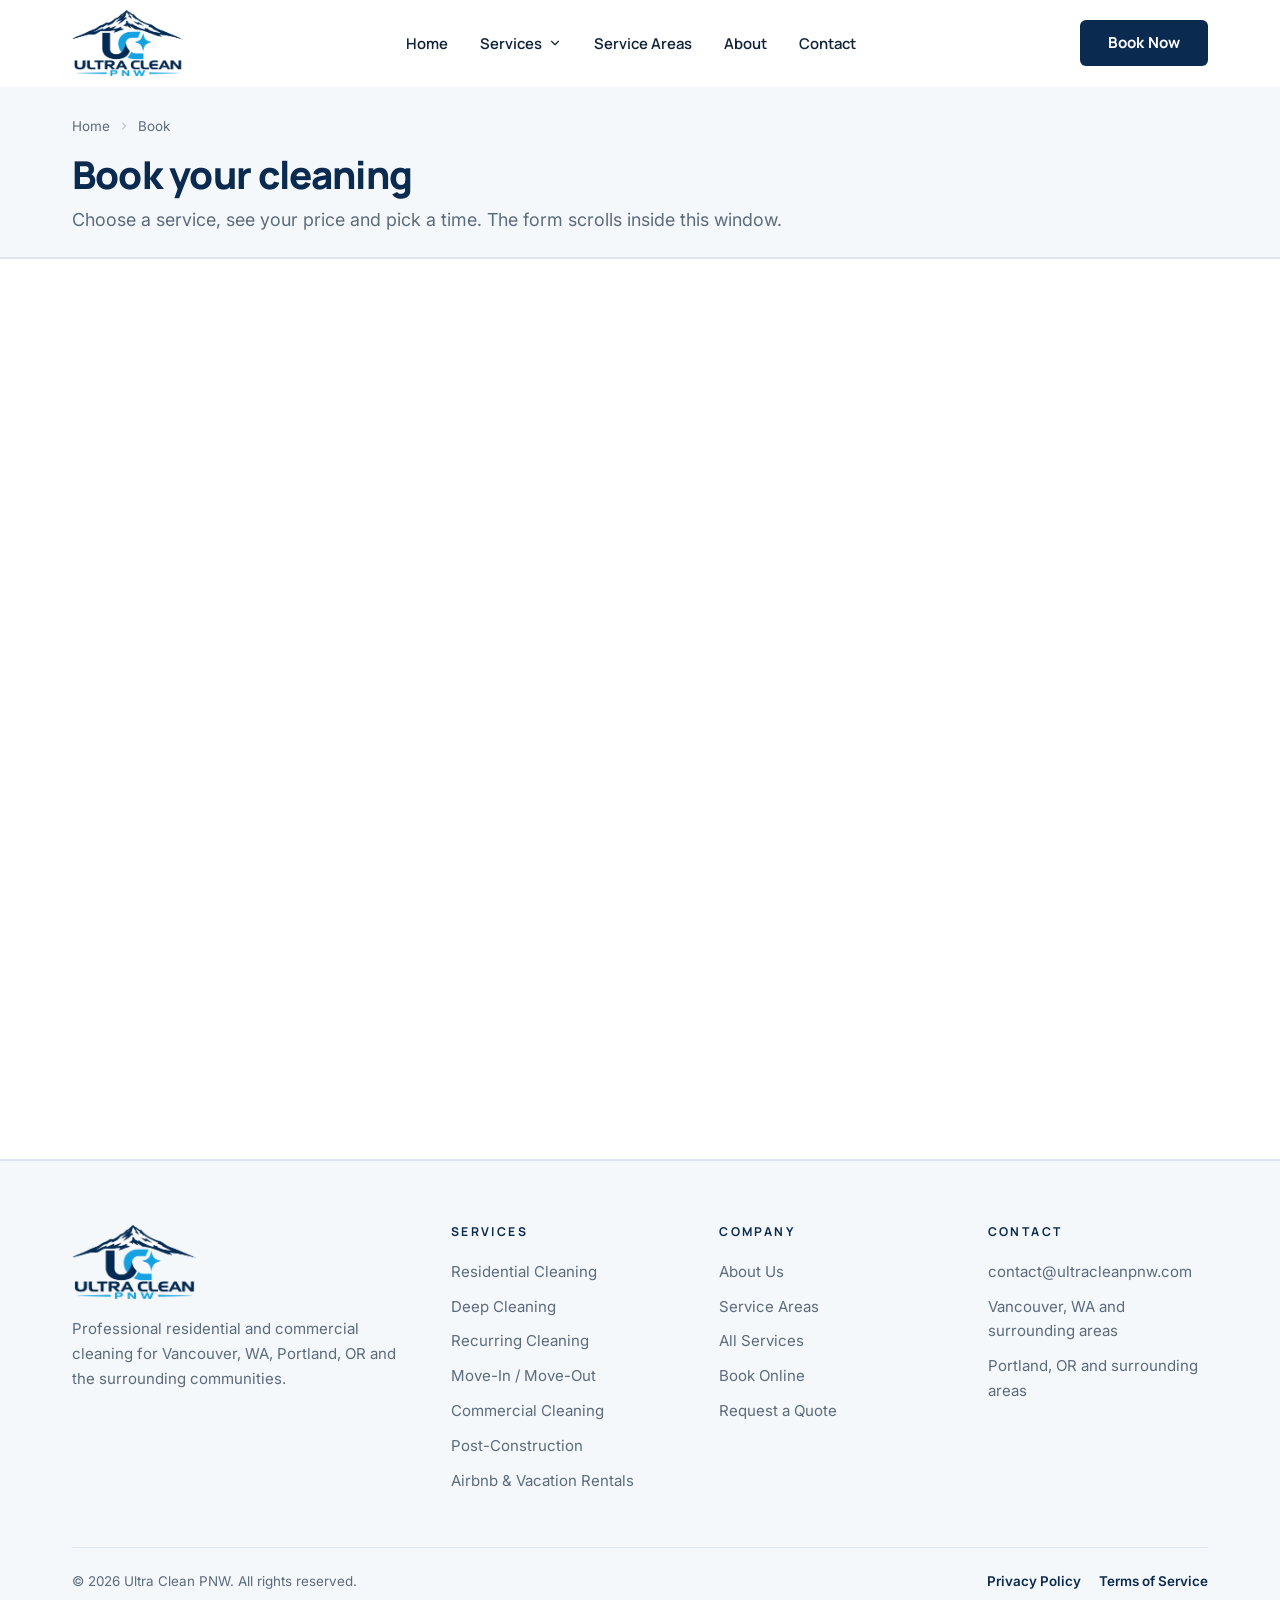
<file: book/index.html>
<!DOCTYPE html>
<html lang="en-US" class="no-js">
<head>
<meta charset="utf-8">
<meta name="viewport" content="width=device-width, initial-scale=1, viewport-fit=cover">
<title>Book a Cleaning Online | Ultra Clean PNW</title>
<meta name="description" content="Book Ultra Clean PNW online. Choose a service, see pricing and pick a time for house, commercial, move-out or rental cleaning in Vancouver, WA and Portland, OR.">
<link rel="canonical" href="https://ultracleanpnw.com/book/">
<meta name="robots" content="index, follow, max-image-preview:large">
<meta name="theme-color" content="#0a2a4f">
<meta name="author" content="Ultra Clean PNW">
<meta name="geo.region" content="US-WA">
<meta name="geo.placename" content="Vancouver, Washington">
<meta name="geo.position" content="45.6387;-122.6615">
<meta name="ICBM" content="45.6387, -122.6615">
<meta property="og:type" content="website">
<meta property="og:site_name" content="Ultra Clean PNW">
<meta property="og:locale" content="en_US">
<meta property="og:title" content="Book a Cleaning Online | Ultra Clean PNW">
<meta property="og:description" content="Book Ultra Clean PNW online. Choose a service, see pricing and pick a time for house, commercial, move-out or rental cleaning in Vancouver, WA and Portland, OR.">
<meta property="og:url" content="https://ultracleanpnw.com/book/">
<meta property="og:image" content="https://ultracleanpnw.com/assets/og-image.jpg">
<meta property="og:image:width" content="1200">
<meta property="og:image:height" content="630">
<meta property="og:image:alt" content="Ultra Clean PNW logo over the Portland skyline">
<meta name="twitter:card" content="summary_large_image">
<meta name="twitter:title" content="Book a Cleaning Online | Ultra Clean PNW">
<meta name="twitter:description" content="Book Ultra Clean PNW online. Choose a service, see pricing and pick a time for house, commercial, move-out or rental cleaning in Vancouver, WA and Portland, OR.">
<meta name="twitter:image" content="https://ultracleanpnw.com/assets/og-image.jpg">
<link rel="icon" href="../favicon.ico" sizes="any">
<link rel="icon" type="image/png" sizes="32x32" href="../assets/favicon-32.png">
<link rel="icon" type="image/png" sizes="16x16" href="../assets/favicon-16.png">
<link rel="apple-touch-icon" href="../assets/apple-touch-icon.png">
<link rel="manifest" href="../site.webmanifest">
<link rel="preconnect" href="https://ultracleanpnw.bookingkoala.com" crossorigin>
<link rel="dns-prefetch" href="https://ultracleanpnw.bookingkoala.com">
<link rel="preconnect" href="https://fonts.googleapis.com">
<link rel="preconnect" href="https://fonts.gstatic.com" crossorigin>
<link href="https://fonts.googleapis.com/css2?family=Inter:wght@400;500;600&family=Manrope:wght@600;700;800&display=swap" rel="stylesheet">
<link rel="stylesheet" href="../css/styles.css">
<script type="application/ld+json">{"@context": "https://schema.org", "@type": "BreadcrumbList", "itemListElement": [{"@type": "ListItem", "position": 1, "name": "Home", "item": "https://ultracleanpnw.com/"}, {"@type": "ListItem", "position": 2, "name": "Book", "item": "https://ultracleanpnw.com/book/"}]}</script>
</head>
<body class="page-book">
<a class="skip-link" href="#main">Skip to content</a>
<header class="site-header">
  <div class="container header-inner">
    <a class="brand" href="../" aria-label="Ultra Clean PNW home">
      <img src="../assets/logo.png" alt="Ultra Clean PNW" width="520" height="310">
    </a>
    <nav class="nav" aria-label="Main">
      <ul class="nav-list">
        <li><a class="nav-link" href="../">Home</a></li>
        <li class="has-dropdown">
          <a class="nav-link" href="../services/">Services <svg viewBox="0 0 24 24" fill="none" stroke="currentColor" stroke-width="2" stroke-linecap="round" stroke-linejoin="round" aria-hidden="true"><path d="m6 9 6 6 6-6"/></svg></a>
          <div class="dropdown">
<a href="../services/residential-cleaning/">Residential Cleaning</a>
<a href="../services/deep-cleaning/">Deep Cleaning</a>
<a href="../services/recurring-cleaning/">Recurring Cleaning</a>
<a href="../services/move-in-move-out-cleaning/">Move-In / Move-Out</a>
<a href="../services/commercial-cleaning/">Commercial Cleaning</a>
<a href="../services/post-construction-cleaning/">Post-Construction</a>
<a href="../services/airbnb-vacation-rental-cleaning/">Airbnb & Vacation Rentals</a>
<a class="all" href="../services/">View all services</a>
          </div>
        </li>
        <li><a class="nav-link" href="../#areas">Service Areas</a></li>
        <li><a class="nav-link" href="../#about">About</a></li>
        <li><a class="nav-link" href="../contact/">Contact</a></li>
      </ul>
    </nav>
    <a class="btn btn-primary header-cta" href="../book/">Book Now</a>
    <button class="menu-toggle" type="button" aria-label="Open menu" aria-expanded="false" aria-controls="mobile-nav">
      <svg class="icon-open" viewBox="0 0 24 24" fill="none" stroke="currentColor" stroke-width="2" stroke-linecap="round" stroke-linejoin="round" aria-hidden="true"><path d="M4 6h16M4 12h16M4 18h16"/></svg><svg class="icon-close" viewBox="0 0 24 24" fill="none" stroke="currentColor" stroke-width="2" stroke-linecap="round" stroke-linejoin="round" aria-hidden="true"><path d="M18 6 6 18M6 6l12 12"/></svg>
    </button>
  </div>
</header>
<nav class="mobile-nav" id="mobile-nav" aria-label="Mobile" aria-hidden="true">
  <a href="../">Home</a>
  <span class="sub-label">Services</span>
  <div class="sub">
<a href="../services/residential-cleaning/">Residential Cleaning</a>
<a href="../services/deep-cleaning/">Deep Cleaning</a>
<a href="../services/recurring-cleaning/">Recurring Cleaning</a>
<a href="../services/move-in-move-out-cleaning/">Move-In / Move-Out</a>
<a href="../services/commercial-cleaning/">Commercial Cleaning</a>
<a href="../services/post-construction-cleaning/">Post-Construction</a>
<a href="../services/airbnb-vacation-rental-cleaning/">Airbnb & Vacation Rentals</a>
  </div>
  <span class="sub-label">Company</span>
  <a href="../services/">All Services</a>
  <a href="../#areas">Service Areas</a>
  <a href="../#about">About</a>
  <a href="../contact/">Contact</a>
  <a href="../book/">Book Online</a>
  <a class="btn btn-primary" href="../book/">Book Now</a>
</nav>
<main id="main">

<section class="book-top">
  <div class="container">
    <nav class="crumbs" aria-label="Breadcrumb"><a href="../">Home</a><svg viewBox="0 0 24 24" fill="none" stroke="currentColor" stroke-width="2" stroke-linecap="round" stroke-linejoin="round" aria-hidden="true"><path d="m9 18 6-6-6-6"/></svg><span>Book</span></nav>
    <h1>Book your cleaning</h1>
    <p class="lead">Choose a service, see your price and pick a time. The form scrolls inside this window.</p>
  </div>
</section>
<div class="booking-embed">
  <iframe class="booking-frame" src="https://ultracleanpnw.bookingkoala.com/booknow?embed=true" title="Book a cleaning with Ultra Clean PNW" scrolling="yes"></iframe>
</div>
</main>
<footer class="site-footer">
  <div class="container">
    <div class="footer-grid">
      <div class="footer-brand">
        <img src="../assets/logo.png" alt="Ultra Clean PNW" width="520" height="310" loading="lazy">
        <p>Professional residential and commercial cleaning for Vancouver, WA, Portland, OR and the surrounding communities.</p>
      </div>
      <div>
        <h4>Services</h4>
        <ul>
<li><a href="../services/residential-cleaning/">Residential Cleaning</a></li>
<li><a href="../services/deep-cleaning/">Deep Cleaning</a></li>
<li><a href="../services/recurring-cleaning/">Recurring Cleaning</a></li>
<li><a href="../services/move-in-move-out-cleaning/">Move-In / Move-Out</a></li>
<li><a href="../services/commercial-cleaning/">Commercial Cleaning</a></li>
<li><a href="../services/post-construction-cleaning/">Post-Construction</a></li>
<li><a href="../services/airbnb-vacation-rental-cleaning/">Airbnb & Vacation Rentals</a></li>
        </ul>
      </div>
      <div>
        <h4>Company</h4>
        <ul>
          <li><a href="../#about">About Us</a></li>
          <li><a href="../#areas">Service Areas</a></li>
          <li><a href="../services/">All Services</a></li>
          <li><a href="../book/">Book Online</a></li>
          <li><a href="../contact/">Request a Quote</a></li>
        </ul>
      </div>
      <div>
        <h4>Contact</h4>
        <ul>
          
          <li><a href="mailto:contact@ultracleanpnw.com">contact@ultracleanpnw.com</a></li>
          <li><span>Vancouver, WA and surrounding areas</span></li>
          <li><span>Portland, OR and surrounding areas</span></li>
        </ul>
      </div>
    </div>
    <div class="footer-bottom">
      <span>&copy; <span data-year>2026</span> Ultra Clean PNW. All rights reserved.</span>
      <span class="footer-legal"><a href="../privacy/">Privacy Policy</a><a href="../terms/">Terms of Service</a></span>
    </div>
  </div>
</footer>
<div class="quick-bar" aria-label="Quick actions">
  <a class="btn btn-primary" href="../book/">Book Now</a>
  <a class="btn btn-outline" href="mailto:contact@ultracleanpnw.com"><svg viewBox="0 0 24 24" fill="none" stroke="currentColor" stroke-width="2" stroke-linecap="round" stroke-linejoin="round" aria-hidden="true"><rect x="2" y="4" width="20" height="16" rx="2"/><path d="m22 7-8.97 5.7a1.94 1.94 0 0 1-2.06 0L2 7"/></svg>Email</a>
</div>
<script src="../js/main.js" defer></script>
</body>
</html>
</file>
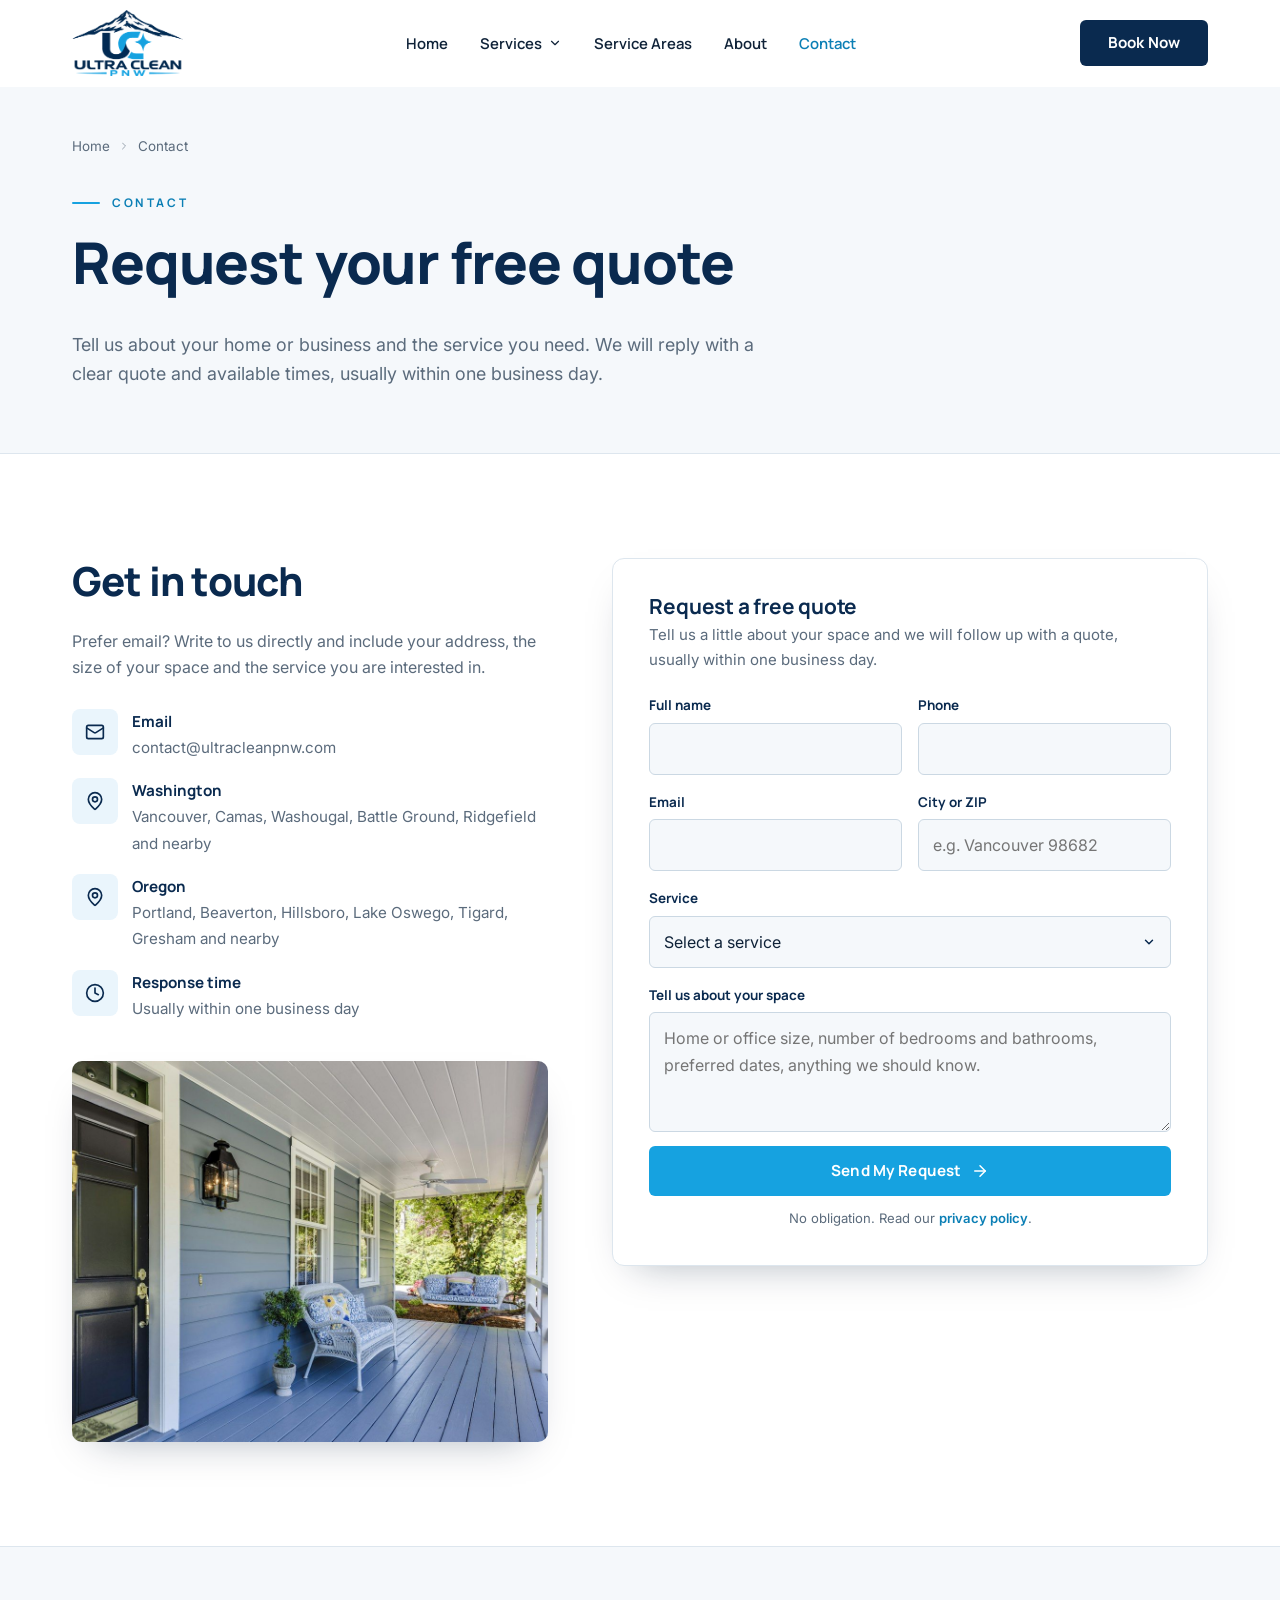
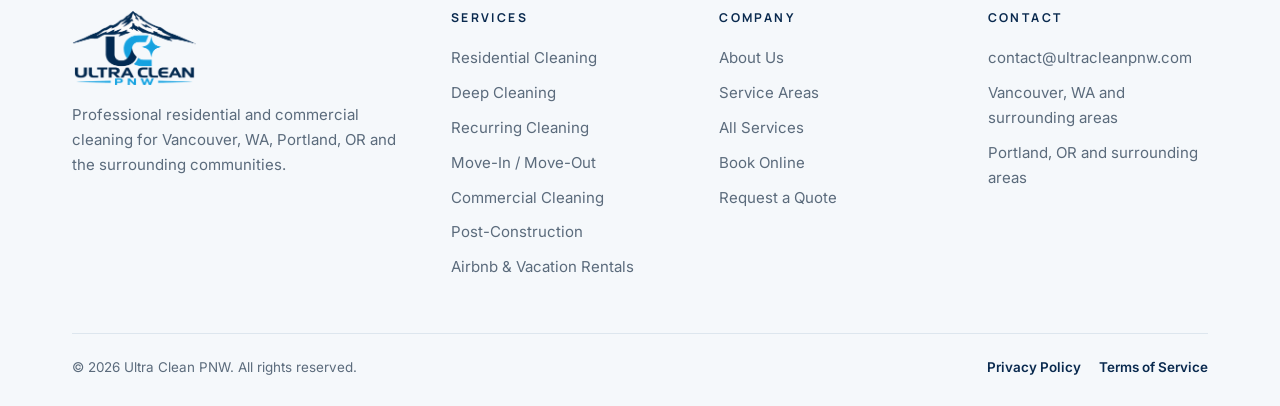
<file: contact/index.html>
<!DOCTYPE html>
<html lang="en-US" class="no-js">
<head>
<meta charset="utf-8">
<meta name="viewport" content="width=device-width, initial-scale=1, viewport-fit=cover">
<title>Contact Ultra Clean PNW | Free Cleaning Quote in Vancouver &amp; Portland</title>
<meta name="description" content="Request a free cleaning quote from Ultra Clean PNW. Serving Vancouver, WA, Portland, OR and surrounding areas with residential and commercial cleaning.">
<link rel="canonical" href="https://ultracleanpnw.com/contact/">
<meta name="robots" content="index, follow, max-image-preview:large">
<meta name="theme-color" content="#0a2a4f">
<meta name="author" content="Ultra Clean PNW">
<meta name="geo.region" content="US-WA">
<meta name="geo.placename" content="Vancouver, Washington">
<meta name="geo.position" content="45.6387;-122.6615">
<meta name="ICBM" content="45.6387, -122.6615">
<meta property="og:type" content="website">
<meta property="og:site_name" content="Ultra Clean PNW">
<meta property="og:locale" content="en_US">
<meta property="og:title" content="Contact Ultra Clean PNW | Free Cleaning Quote in Vancouver &amp; Portland">
<meta property="og:description" content="Request a free cleaning quote from Ultra Clean PNW. Serving Vancouver, WA, Portland, OR and surrounding areas with residential and commercial cleaning.">
<meta property="og:url" content="https://ultracleanpnw.com/contact/">
<meta property="og:image" content="https://ultracleanpnw.com/assets/og-image.jpg">
<meta property="og:image:width" content="1200">
<meta property="og:image:height" content="630">
<meta property="og:image:alt" content="Ultra Clean PNW logo over the Portland skyline">
<meta name="twitter:card" content="summary_large_image">
<meta name="twitter:title" content="Contact Ultra Clean PNW | Free Cleaning Quote in Vancouver &amp; Portland">
<meta name="twitter:description" content="Request a free cleaning quote from Ultra Clean PNW. Serving Vancouver, WA, Portland, OR and surrounding areas with residential and commercial cleaning.">
<meta name="twitter:image" content="https://ultracleanpnw.com/assets/og-image.jpg">
<link rel="icon" href="../favicon.ico" sizes="any">
<link rel="icon" type="image/png" sizes="32x32" href="../assets/favicon-32.png">
<link rel="icon" type="image/png" sizes="16x16" href="../assets/favicon-16.png">
<link rel="apple-touch-icon" href="../assets/apple-touch-icon.png">
<link rel="manifest" href="../site.webmanifest">
<link rel="preconnect" href="https://ultracleanpnw.bookingkoala.com" crossorigin>
<link rel="dns-prefetch" href="https://ultracleanpnw.bookingkoala.com">
<link rel="preconnect" href="https://fonts.googleapis.com">
<link rel="preconnect" href="https://fonts.gstatic.com" crossorigin>
<link href="https://fonts.googleapis.com/css2?family=Inter:wght@400;500;600&family=Manrope:wght@600;700;800&display=swap" rel="stylesheet">
<link rel="stylesheet" href="../css/styles.css">
<script type="application/ld+json">{"@context": "https://schema.org", "@type": "BreadcrumbList", "itemListElement": [{"@type": "ListItem", "position": 1, "name": "Home", "item": "https://ultracleanpnw.com/"}, {"@type": "ListItem", "position": 2, "name": "Contact", "item": "https://ultracleanpnw.com/contact/"}]}</script>
<script type="application/ld+json">{"@context": "https://schema.org", "@type": "ContactPage", "name": "Contact Ultra Clean PNW", "url": "https://ultracleanpnw.com/contact/", "about": {"@id": "https://ultracleanpnw.com/#business"}}</script>
</head>
<body>
<a class="skip-link" href="#main">Skip to content</a>
<header class="site-header">
  <div class="container header-inner">
    <a class="brand" href="../" aria-label="Ultra Clean PNW home">
      <img src="../assets/logo.png" alt="Ultra Clean PNW" width="520" height="310">
    </a>
    <nav class="nav" aria-label="Main">
      <ul class="nav-list">
        <li><a class="nav-link" href="../">Home</a></li>
        <li class="has-dropdown">
          <a class="nav-link" href="../services/">Services <svg viewBox="0 0 24 24" fill="none" stroke="currentColor" stroke-width="2" stroke-linecap="round" stroke-linejoin="round" aria-hidden="true"><path d="m6 9 6 6 6-6"/></svg></a>
          <div class="dropdown">
<a href="../services/residential-cleaning/">Residential Cleaning</a>
<a href="../services/deep-cleaning/">Deep Cleaning</a>
<a href="../services/recurring-cleaning/">Recurring Cleaning</a>
<a href="../services/move-in-move-out-cleaning/">Move-In / Move-Out</a>
<a href="../services/commercial-cleaning/">Commercial Cleaning</a>
<a href="../services/post-construction-cleaning/">Post-Construction</a>
<a href="../services/airbnb-vacation-rental-cleaning/">Airbnb & Vacation Rentals</a>
<a class="all" href="../services/">View all services</a>
          </div>
        </li>
        <li><a class="nav-link" href="../#areas">Service Areas</a></li>
        <li><a class="nav-link" href="../#about">About</a></li>
        <li><a class="nav-link" href="../contact/" aria-current="page">Contact</a></li>
      </ul>
    </nav>
    <a class="btn btn-primary header-cta" href="../book/">Book Now</a>
    <button class="menu-toggle" type="button" aria-label="Open menu" aria-expanded="false" aria-controls="mobile-nav">
      <svg class="icon-open" viewBox="0 0 24 24" fill="none" stroke="currentColor" stroke-width="2" stroke-linecap="round" stroke-linejoin="round" aria-hidden="true"><path d="M4 6h16M4 12h16M4 18h16"/></svg><svg class="icon-close" viewBox="0 0 24 24" fill="none" stroke="currentColor" stroke-width="2" stroke-linecap="round" stroke-linejoin="round" aria-hidden="true"><path d="M18 6 6 18M6 6l12 12"/></svg>
    </button>
  </div>
</header>
<nav class="mobile-nav" id="mobile-nav" aria-label="Mobile" aria-hidden="true">
  <a href="../">Home</a>
  <span class="sub-label">Services</span>
  <div class="sub">
<a href="../services/residential-cleaning/">Residential Cleaning</a>
<a href="../services/deep-cleaning/">Deep Cleaning</a>
<a href="../services/recurring-cleaning/">Recurring Cleaning</a>
<a href="../services/move-in-move-out-cleaning/">Move-In / Move-Out</a>
<a href="../services/commercial-cleaning/">Commercial Cleaning</a>
<a href="../services/post-construction-cleaning/">Post-Construction</a>
<a href="../services/airbnb-vacation-rental-cleaning/">Airbnb & Vacation Rentals</a>
  </div>
  <span class="sub-label">Company</span>
  <a href="../services/">All Services</a>
  <a href="../#areas">Service Areas</a>
  <a href="../#about">About</a>
  <a href="../contact/">Contact</a>
  <a href="../book/">Book Online</a>
  <a class="btn btn-primary" href="../book/">Book Now</a>
</nav>
<main id="main">

<section class="page-hero simple">
  <div class="container">
    <nav class="crumbs" aria-label="Breadcrumb"><a href="../">Home</a><svg viewBox="0 0 24 24" fill="none" stroke="currentColor" stroke-width="2" stroke-linecap="round" stroke-linejoin="round" aria-hidden="true"><path d="m9 18 6-6-6-6"/></svg><span>Contact</span></nav>
    <span class="eyebrow">Contact</span>
    <h1>Request your free quote</h1>
    <p class="lead">Tell us about your home or business and the service you need. We will reply with a clear quote and available times, usually within one business day.</p>
  </div>
</section>
<section class="section">
  <div class="container contact-grid">
    <div>
      <h2>Get in touch</h2>
      <p class="muted">Prefer email? Write to us directly and include your address, the size of your space and the service you are interested in.</p>
      <ul class="info-list">
        
        <li><span class="ico"><svg viewBox="0 0 24 24" fill="none" stroke="currentColor" stroke-width="2" stroke-linecap="round" stroke-linejoin="round" aria-hidden="true"><rect x="2" y="4" width="20" height="16" rx="2"/><path d="m22 7-8.97 5.7a1.94 1.94 0 0 1-2.06 0L2 7"/></svg></span><div><strong>Email</strong><a href="mailto:contact@ultracleanpnw.com">contact@ultracleanpnw.com</a></div></li>
        <li><span class="ico"><svg viewBox="0 0 24 24" fill="none" stroke="currentColor" stroke-width="2" stroke-linecap="round" stroke-linejoin="round" aria-hidden="true"><path d="M20 10c0 4.993-5.539 10.193-7.399 11.799a1 1 0 0 1-1.202 0C9.539 20.193 4 14.993 4 10a8 8 0 0 1 16 0"/><circle cx="12" cy="10" r="3"/></svg></span><div><strong>Washington</strong><span>Vancouver, Camas, Washougal, Battle Ground, Ridgefield and nearby</span></div></li>
        <li><span class="ico"><svg viewBox="0 0 24 24" fill="none" stroke="currentColor" stroke-width="2" stroke-linecap="round" stroke-linejoin="round" aria-hidden="true"><path d="M20 10c0 4.993-5.539 10.193-7.399 11.799a1 1 0 0 1-1.202 0C9.539 20.193 4 14.993 4 10a8 8 0 0 1 16 0"/><circle cx="12" cy="10" r="3"/></svg></span><div><strong>Oregon</strong><span>Portland, Beaverton, Hillsboro, Lake Oswego, Tigard, Gresham and nearby</span></div></li>
        <li><span class="ico"><svg viewBox="0 0 24 24" fill="none" stroke="currentColor" stroke-width="2" stroke-linecap="round" stroke-linejoin="round" aria-hidden="true"><circle cx="12" cy="12" r="10"/><path d="M12 6v6l4 2"/></svg></span><div><strong>Response time</strong><span>Usually within one business day</span></div></li>
      </ul>
      <div class="media-stack" style="margin-top:40px;padding-bottom:0">
        <div class="main"><img src="../assets/img/pnw-home.jpg" alt="Pacific Northwest home with a clean front porch" width="1200" height="800" loading="lazy" decoding="async"></div>
      </div>
    </div>
    <div><div class="form-card">
  <h3>Request a free quote</h3>
  <p>Tell us a little about your space and we will follow up with a quote, usually within one business day.</p>
  <form class="quote-form" novalidate>
    <div class="form-grid">
      <div class="field"><label for="f-name">Full name</label><input id="f-name" name="name" type="text" autocomplete="name" required></div>
      <div class="field"><label for="f-phone">Phone</label><input id="f-phone" name="phone" type="tel" autocomplete="tel" inputmode="tel"></div>
      <div class="field"><label for="f-email">Email</label><input id="f-email" name="email" type="email" autocomplete="email" required></div>
      <div class="field"><label for="f-location">City or ZIP</label><input id="f-location" name="location" type="text" autocomplete="postal-code" placeholder="e.g. Vancouver 98682"></div>
      <div class="field full"><label for="f-service">Service</label><select id="f-service" name="service">
<option value="">Select a service</option>
<option value="residential-cleaning">Residential Cleaning</option>
<option value="deep-cleaning">Deep Cleaning</option>
<option value="recurring-cleaning">Recurring Cleaning</option>
<option value="move-in-move-out-cleaning">Move-In & Move-Out Cleaning</option>
<option value="commercial-cleaning">Commercial Cleaning</option>
<option value="post-construction-cleaning">Post-Construction Cleaning</option>
<option value="airbnb-vacation-rental-cleaning">Airbnb & Vacation Rental Cleaning</option>
<option value="not-sure">Not sure yet</option>
      </select></div>
      <div class="field full"><label for="f-message">Tell us about your space</label><textarea id="f-message" name="message" placeholder="Home or office size, number of bedrooms and bathrooms, preferred dates, anything we should know."></textarea></div>
    </div>
    <button class="btn btn-blue" type="submit">Send My Request <svg viewBox="0 0 24 24" fill="none" stroke="currentColor" stroke-width="2" stroke-linecap="round" stroke-linejoin="round" aria-hidden="true"><path d="M5 12h14"/><path d="m12 5 7 7-7 7"/></svg></button>
    <p class="form-note">No obligation. Read our <a href="../privacy/">privacy policy</a>.</p>
    <div class="form-status" role="status" aria-live="polite"></div>
  </form>
</div></div>
  </div>
</section>
</main>
<footer class="site-footer">
  <div class="container">
    <div class="footer-grid">
      <div class="footer-brand">
        <img src="../assets/logo.png" alt="Ultra Clean PNW" width="520" height="310" loading="lazy">
        <p>Professional residential and commercial cleaning for Vancouver, WA, Portland, OR and the surrounding communities.</p>
      </div>
      <div>
        <h4>Services</h4>
        <ul>
<li><a href="../services/residential-cleaning/">Residential Cleaning</a></li>
<li><a href="../services/deep-cleaning/">Deep Cleaning</a></li>
<li><a href="../services/recurring-cleaning/">Recurring Cleaning</a></li>
<li><a href="../services/move-in-move-out-cleaning/">Move-In / Move-Out</a></li>
<li><a href="../services/commercial-cleaning/">Commercial Cleaning</a></li>
<li><a href="../services/post-construction-cleaning/">Post-Construction</a></li>
<li><a href="../services/airbnb-vacation-rental-cleaning/">Airbnb & Vacation Rentals</a></li>
        </ul>
      </div>
      <div>
        <h4>Company</h4>
        <ul>
          <li><a href="../#about">About Us</a></li>
          <li><a href="../#areas">Service Areas</a></li>
          <li><a href="../services/">All Services</a></li>
          <li><a href="../book/">Book Online</a></li>
          <li><a href="../contact/">Request a Quote</a></li>
        </ul>
      </div>
      <div>
        <h4>Contact</h4>
        <ul>
          
          <li><a href="mailto:contact@ultracleanpnw.com">contact@ultracleanpnw.com</a></li>
          <li><span>Vancouver, WA and surrounding areas</span></li>
          <li><span>Portland, OR and surrounding areas</span></li>
        </ul>
      </div>
    </div>
    <div class="footer-bottom">
      <span>&copy; <span data-year>2026</span> Ultra Clean PNW. All rights reserved.</span>
      <span class="footer-legal"><a href="../privacy/">Privacy Policy</a><a href="../terms/">Terms of Service</a></span>
    </div>
  </div>
</footer>
<div class="quick-bar" aria-label="Quick actions">
  <a class="btn btn-primary" href="../book/">Book Now</a>
  <a class="btn btn-outline" href="mailto:contact@ultracleanpnw.com"><svg viewBox="0 0 24 24" fill="none" stroke="currentColor" stroke-width="2" stroke-linecap="round" stroke-linejoin="round" aria-hidden="true"><rect x="2" y="4" width="20" height="16" rx="2"/><path d="m22 7-8.97 5.7a1.94 1.94 0 0 1-2.06 0L2 7"/></svg>Email</a>
</div>
<script src="../js/main.js" defer></script>
</body>
</html>
</file>
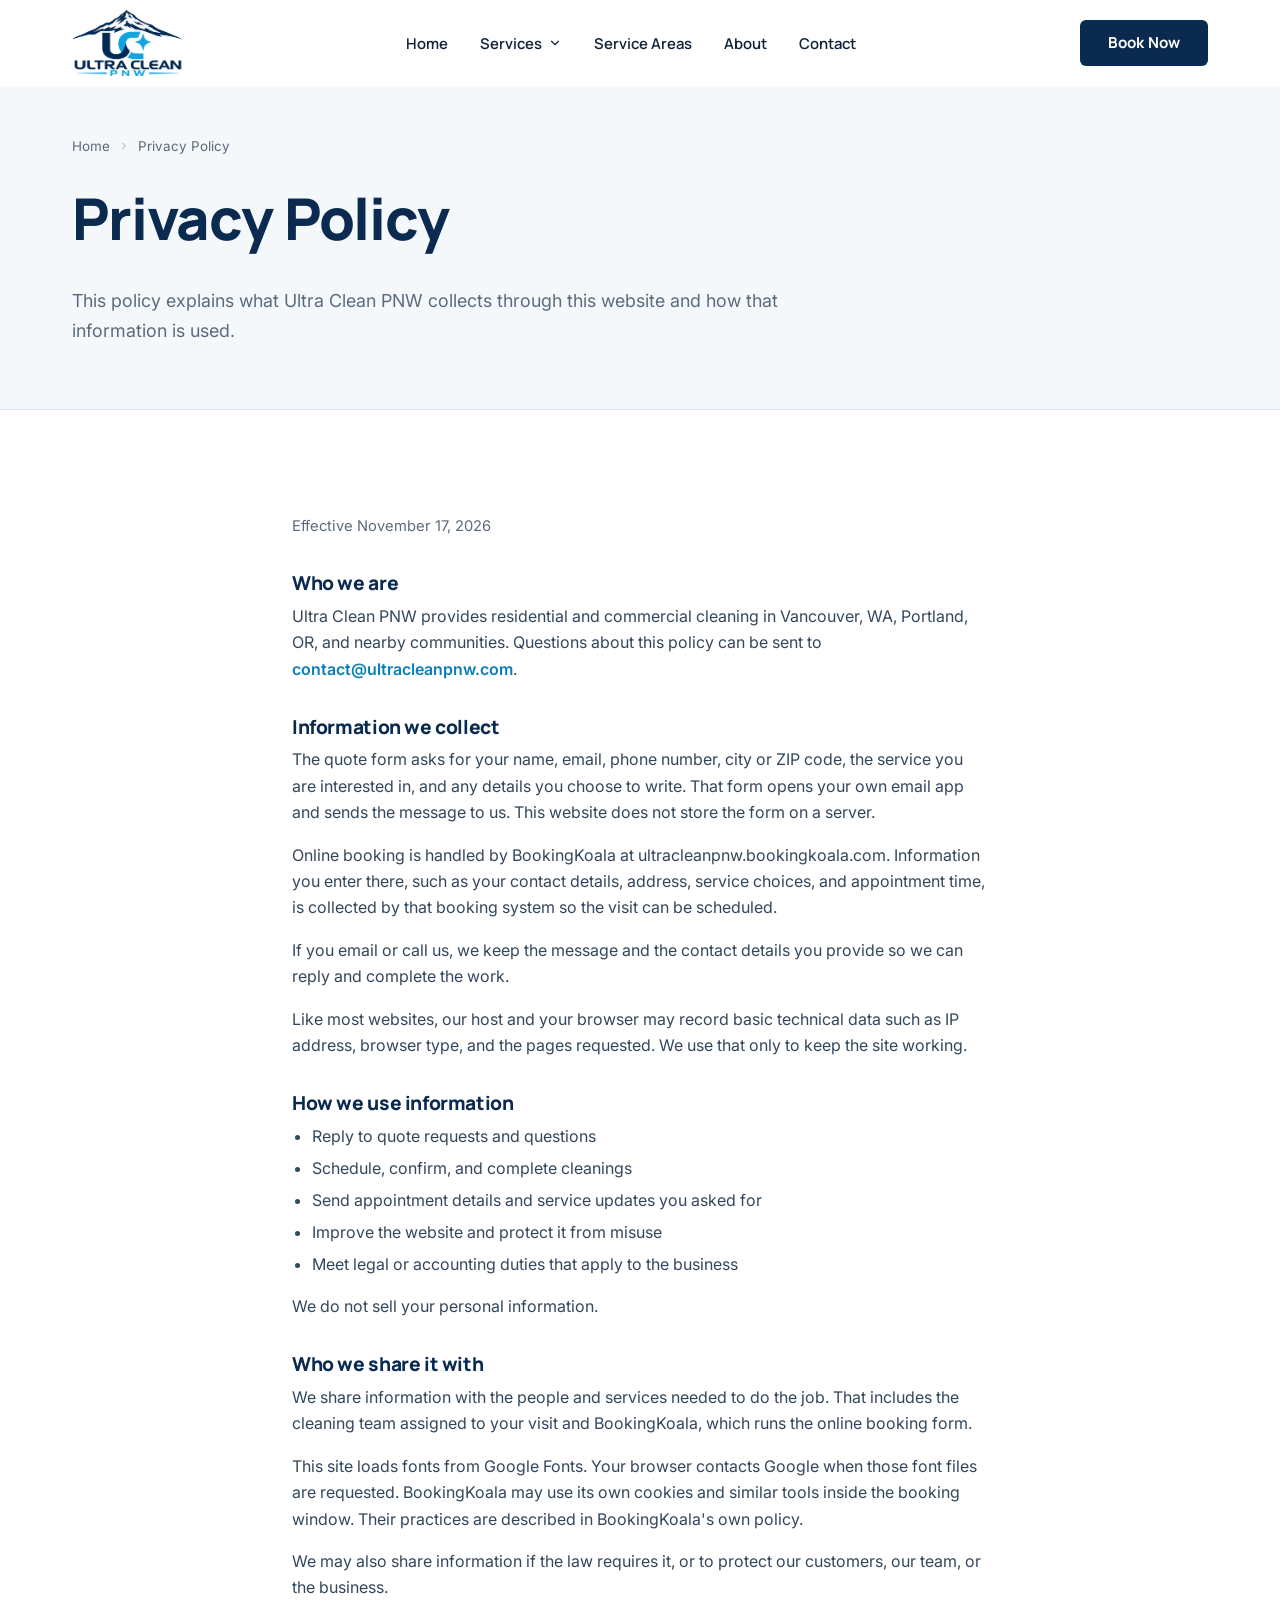
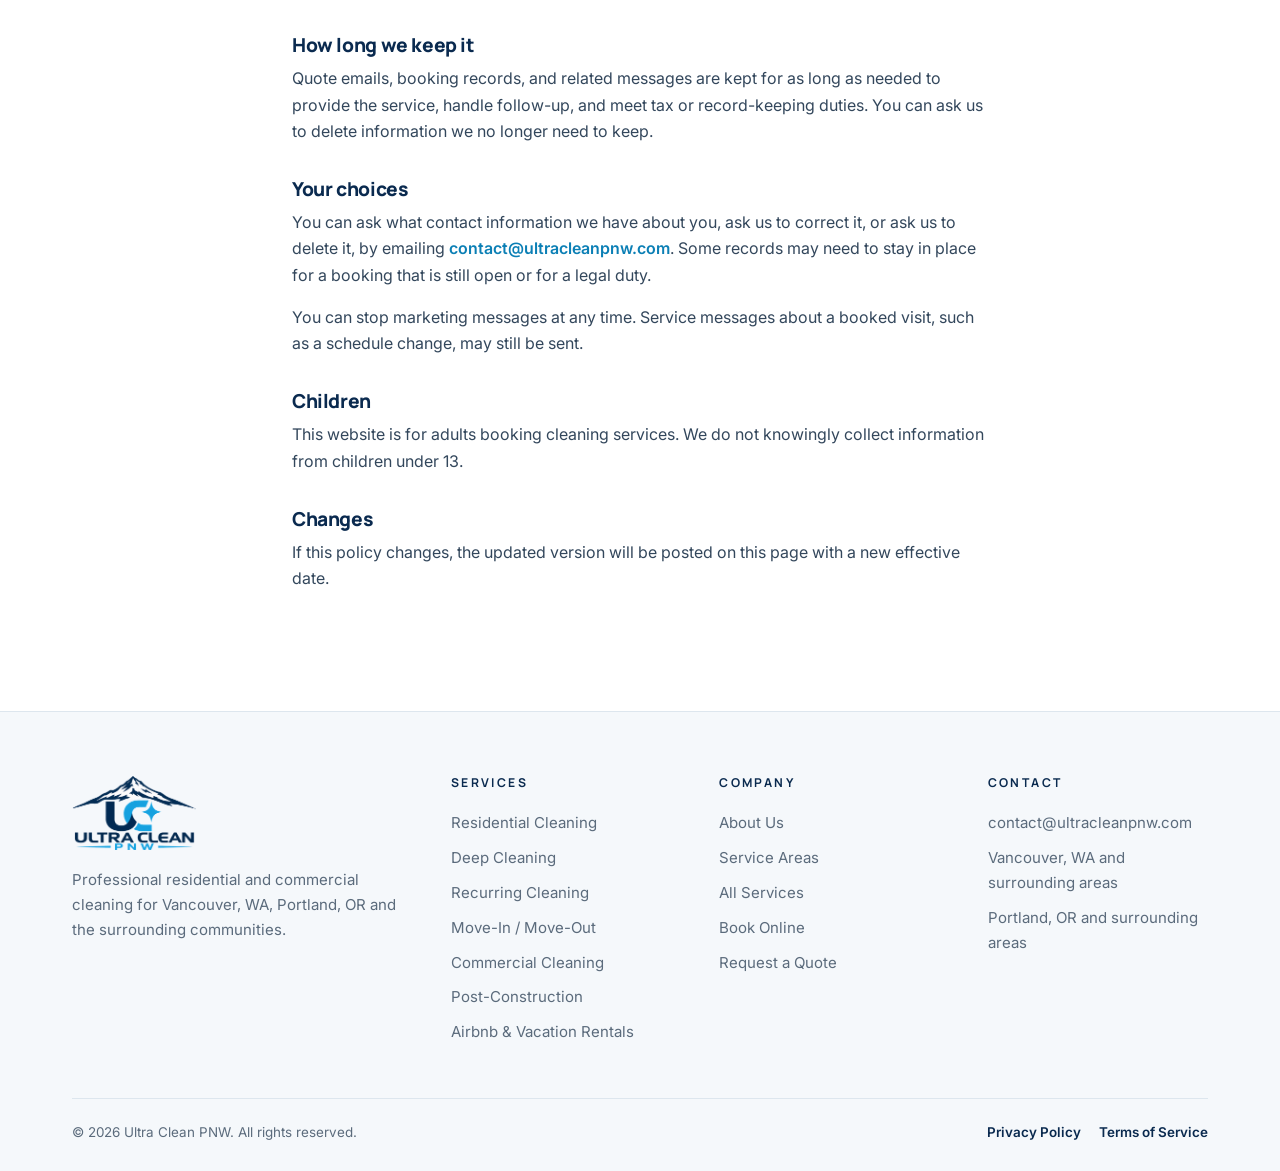
<file: privacy/index.html>
<!DOCTYPE html>
<html lang="en-US" class="no-js">
<head>
<meta charset="utf-8">
<meta name="viewport" content="width=device-width, initial-scale=1, viewport-fit=cover">
<title>Privacy Policy | Ultra Clean PNW</title>
<meta name="description" content="How Ultra Clean PNW collects, uses, and shares information when you request a quote, book a cleaning, or email us.">
<link rel="canonical" href="https://ultracleanpnw.com/privacy/">
<meta name="robots" content="index, follow, max-image-preview:large">
<meta name="theme-color" content="#0a2a4f">
<meta name="author" content="Ultra Clean PNW">
<meta name="geo.region" content="US-WA">
<meta name="geo.placename" content="Vancouver, Washington">
<meta name="geo.position" content="45.6387;-122.6615">
<meta name="ICBM" content="45.6387, -122.6615">
<meta property="og:type" content="website">
<meta property="og:site_name" content="Ultra Clean PNW">
<meta property="og:locale" content="en_US">
<meta property="og:title" content="Privacy Policy | Ultra Clean PNW">
<meta property="og:description" content="How Ultra Clean PNW collects, uses, and shares information when you request a quote, book a cleaning, or email us.">
<meta property="og:url" content="https://ultracleanpnw.com/privacy/">
<meta property="og:image" content="https://ultracleanpnw.com/assets/og-image.jpg">
<meta property="og:image:width" content="1200">
<meta property="og:image:height" content="630">
<meta property="og:image:alt" content="Ultra Clean PNW logo over the Portland skyline">
<meta name="twitter:card" content="summary_large_image">
<meta name="twitter:title" content="Privacy Policy | Ultra Clean PNW">
<meta name="twitter:description" content="How Ultra Clean PNW collects, uses, and shares information when you request a quote, book a cleaning, or email us.">
<meta name="twitter:image" content="https://ultracleanpnw.com/assets/og-image.jpg">
<link rel="icon" href="../favicon.ico" sizes="any">
<link rel="icon" type="image/png" sizes="32x32" href="../assets/favicon-32.png">
<link rel="icon" type="image/png" sizes="16x16" href="../assets/favicon-16.png">
<link rel="apple-touch-icon" href="../assets/apple-touch-icon.png">
<link rel="manifest" href="../site.webmanifest">
<link rel="preconnect" href="https://ultracleanpnw.bookingkoala.com" crossorigin>
<link rel="dns-prefetch" href="https://ultracleanpnw.bookingkoala.com">
<link rel="preconnect" href="https://fonts.googleapis.com">
<link rel="preconnect" href="https://fonts.gstatic.com" crossorigin>
<link href="https://fonts.googleapis.com/css2?family=Inter:wght@400;500;600&family=Manrope:wght@600;700;800&display=swap" rel="stylesheet">
<link rel="stylesheet" href="../css/styles.css">
<script type="application/ld+json">{"@context": "https://schema.org", "@type": "BreadcrumbList", "itemListElement": [{"@type": "ListItem", "position": 1, "name": "Home", "item": "https://ultracleanpnw.com/"}, {"@type": "ListItem", "position": 2, "name": "Privacy Policy", "item": "https://ultracleanpnw.com/privacy/"}]}</script>
</head>
<body>
<a class="skip-link" href="#main">Skip to content</a>
<header class="site-header">
  <div class="container header-inner">
    <a class="brand" href="../" aria-label="Ultra Clean PNW home">
      <img src="../assets/logo.png" alt="Ultra Clean PNW" width="520" height="310">
    </a>
    <nav class="nav" aria-label="Main">
      <ul class="nav-list">
        <li><a class="nav-link" href="../">Home</a></li>
        <li class="has-dropdown">
          <a class="nav-link" href="../services/">Services <svg viewBox="0 0 24 24" fill="none" stroke="currentColor" stroke-width="2" stroke-linecap="round" stroke-linejoin="round" aria-hidden="true"><path d="m6 9 6 6 6-6"/></svg></a>
          <div class="dropdown">
<a href="../services/residential-cleaning/">Residential Cleaning</a>
<a href="../services/deep-cleaning/">Deep Cleaning</a>
<a href="../services/recurring-cleaning/">Recurring Cleaning</a>
<a href="../services/move-in-move-out-cleaning/">Move-In / Move-Out</a>
<a href="../services/commercial-cleaning/">Commercial Cleaning</a>
<a href="../services/post-construction-cleaning/">Post-Construction</a>
<a href="../services/airbnb-vacation-rental-cleaning/">Airbnb & Vacation Rentals</a>
<a class="all" href="../services/">View all services</a>
          </div>
        </li>
        <li><a class="nav-link" href="../#areas">Service Areas</a></li>
        <li><a class="nav-link" href="../#about">About</a></li>
        <li><a class="nav-link" href="../contact/">Contact</a></li>
      </ul>
    </nav>
    <a class="btn btn-primary header-cta" href="../book/">Book Now</a>
    <button class="menu-toggle" type="button" aria-label="Open menu" aria-expanded="false" aria-controls="mobile-nav">
      <svg class="icon-open" viewBox="0 0 24 24" fill="none" stroke="currentColor" stroke-width="2" stroke-linecap="round" stroke-linejoin="round" aria-hidden="true"><path d="M4 6h16M4 12h16M4 18h16"/></svg><svg class="icon-close" viewBox="0 0 24 24" fill="none" stroke="currentColor" stroke-width="2" stroke-linecap="round" stroke-linejoin="round" aria-hidden="true"><path d="M18 6 6 18M6 6l12 12"/></svg>
    </button>
  </div>
</header>
<nav class="mobile-nav" id="mobile-nav" aria-label="Mobile" aria-hidden="true">
  <a href="../">Home</a>
  <span class="sub-label">Services</span>
  <div class="sub">
<a href="../services/residential-cleaning/">Residential Cleaning</a>
<a href="../services/deep-cleaning/">Deep Cleaning</a>
<a href="../services/recurring-cleaning/">Recurring Cleaning</a>
<a href="../services/move-in-move-out-cleaning/">Move-In / Move-Out</a>
<a href="../services/commercial-cleaning/">Commercial Cleaning</a>
<a href="../services/post-construction-cleaning/">Post-Construction</a>
<a href="../services/airbnb-vacation-rental-cleaning/">Airbnb & Vacation Rentals</a>
  </div>
  <span class="sub-label">Company</span>
  <a href="../services/">All Services</a>
  <a href="../#areas">Service Areas</a>
  <a href="../#about">About</a>
  <a href="../contact/">Contact</a>
  <a href="../book/">Book Online</a>
  <a class="btn btn-primary" href="../book/">Book Now</a>
</nav>
<main id="main">

<section class="page-hero simple">
  <div class="container">
    <nav class="crumbs" aria-label="Breadcrumb"><a href="../">Home</a><svg viewBox="0 0 24 24" fill="none" stroke="currentColor" stroke-width="2" stroke-linecap="round" stroke-linejoin="round" aria-hidden="true"><path d="m9 18 6-6-6-6"/></svg><span>Privacy Policy</span></nav>
    <h1>Privacy Policy</h1>
    <p class="lead">This policy explains what Ultra Clean PNW collects through this website and how that information is used.</p>
  </div>
</section>
<section class="section">
  <div class="container legal">
    <p class="updated">Effective November 17, 2026</p>
    <h2>Who we are</h2><p>Ultra Clean PNW provides residential and commercial cleaning in Vancouver, WA, Portland, OR, and nearby communities. Questions about this policy can be sent to <a href="mailto:contact@ultracleanpnw.com">contact@ultracleanpnw.com</a>.</p><h2>Information we collect</h2><p>The quote form asks for your name, email, phone number, city or ZIP code, the service you are interested in, and any details you choose to write. That form opens your own email app and sends the message to us. This website does not store the form on a server.</p><p>Online booking is handled by BookingKoala at ultracleanpnw.bookingkoala.com. Information you enter there, such as your contact details, address, service choices, and appointment time, is collected by that booking system so the visit can be scheduled.</p><p>If you email or call us, we keep the message and the contact details you provide so we can reply and complete the work.</p><p>Like most websites, our host and your browser may record basic technical data such as IP address, browser type, and the pages requested. We use that only to keep the site working.</p><h2>How we use information</h2><ul><li>Reply to quote requests and questions</li><li>Schedule, confirm, and complete cleanings</li><li>Send appointment details and service updates you asked for</li><li>Improve the website and protect it from misuse</li><li>Meet legal or accounting duties that apply to the business</li></ul><p>We do not sell your personal information.</p><h2>Who we share it with</h2><p>We share information with the people and services needed to do the job. That includes the cleaning team assigned to your visit and BookingKoala, which runs the online booking form.</p><p>This site loads fonts from Google Fonts. Your browser contacts Google when those font files are requested. BookingKoala may use its own cookies and similar tools inside the booking window. Their practices are described in BookingKoala's own policy.</p><p>We may also share information if the law requires it, or to protect our customers, our team, or the business.</p><h2>How long we keep it</h2><p>Quote emails, booking records, and related messages are kept for as long as needed to provide the service, handle follow-up, and meet tax or record-keeping duties. You can ask us to delete information we no longer need to keep.</p><h2>Your choices</h2><p>You can ask what contact information we have about you, ask us to correct it, or ask us to delete it, by emailing <a href="mailto:contact@ultracleanpnw.com">contact@ultracleanpnw.com</a>. Some records may need to stay in place for a booking that is still open or for a legal duty.</p><p>You can stop marketing messages at any time. Service messages about a booked visit, such as a schedule change, may still be sent.</p><h2>Children</h2><p>This website is for adults booking cleaning services. We do not knowingly collect information from children under 13.</p><h2>Changes</h2><p>If this policy changes, the updated version will be posted on this page with a new effective date.</p>
  </div>
</section>
</main>
<footer class="site-footer">
  <div class="container">
    <div class="footer-grid">
      <div class="footer-brand">
        <img src="../assets/logo.png" alt="Ultra Clean PNW" width="520" height="310" loading="lazy">
        <p>Professional residential and commercial cleaning for Vancouver, WA, Portland, OR and the surrounding communities.</p>
      </div>
      <div>
        <h4>Services</h4>
        <ul>
<li><a href="../services/residential-cleaning/">Residential Cleaning</a></li>
<li><a href="../services/deep-cleaning/">Deep Cleaning</a></li>
<li><a href="../services/recurring-cleaning/">Recurring Cleaning</a></li>
<li><a href="../services/move-in-move-out-cleaning/">Move-In / Move-Out</a></li>
<li><a href="../services/commercial-cleaning/">Commercial Cleaning</a></li>
<li><a href="../services/post-construction-cleaning/">Post-Construction</a></li>
<li><a href="../services/airbnb-vacation-rental-cleaning/">Airbnb & Vacation Rentals</a></li>
        </ul>
      </div>
      <div>
        <h4>Company</h4>
        <ul>
          <li><a href="../#about">About Us</a></li>
          <li><a href="../#areas">Service Areas</a></li>
          <li><a href="../services/">All Services</a></li>
          <li><a href="../book/">Book Online</a></li>
          <li><a href="../contact/">Request a Quote</a></li>
        </ul>
      </div>
      <div>
        <h4>Contact</h4>
        <ul>
          
          <li><a href="mailto:contact@ultracleanpnw.com">contact@ultracleanpnw.com</a></li>
          <li><span>Vancouver, WA and surrounding areas</span></li>
          <li><span>Portland, OR and surrounding areas</span></li>
        </ul>
      </div>
    </div>
    <div class="footer-bottom">
      <span>&copy; <span data-year>2026</span> Ultra Clean PNW. All rights reserved.</span>
      <span class="footer-legal"><a href="../privacy/">Privacy Policy</a><a href="../terms/">Terms of Service</a></span>
    </div>
  </div>
</footer>
<div class="quick-bar" aria-label="Quick actions">
  <a class="btn btn-primary" href="../book/">Book Now</a>
  <a class="btn btn-outline" href="mailto:contact@ultracleanpnw.com"><svg viewBox="0 0 24 24" fill="none" stroke="currentColor" stroke-width="2" stroke-linecap="round" stroke-linejoin="round" aria-hidden="true"><rect x="2" y="4" width="20" height="16" rx="2"/><path d="m22 7-8.97 5.7a1.94 1.94 0 0 1-2.06 0L2 7"/></svg>Email</a>
</div>
<script src="../js/main.js" defer></script>
</body>
</html>
</file>
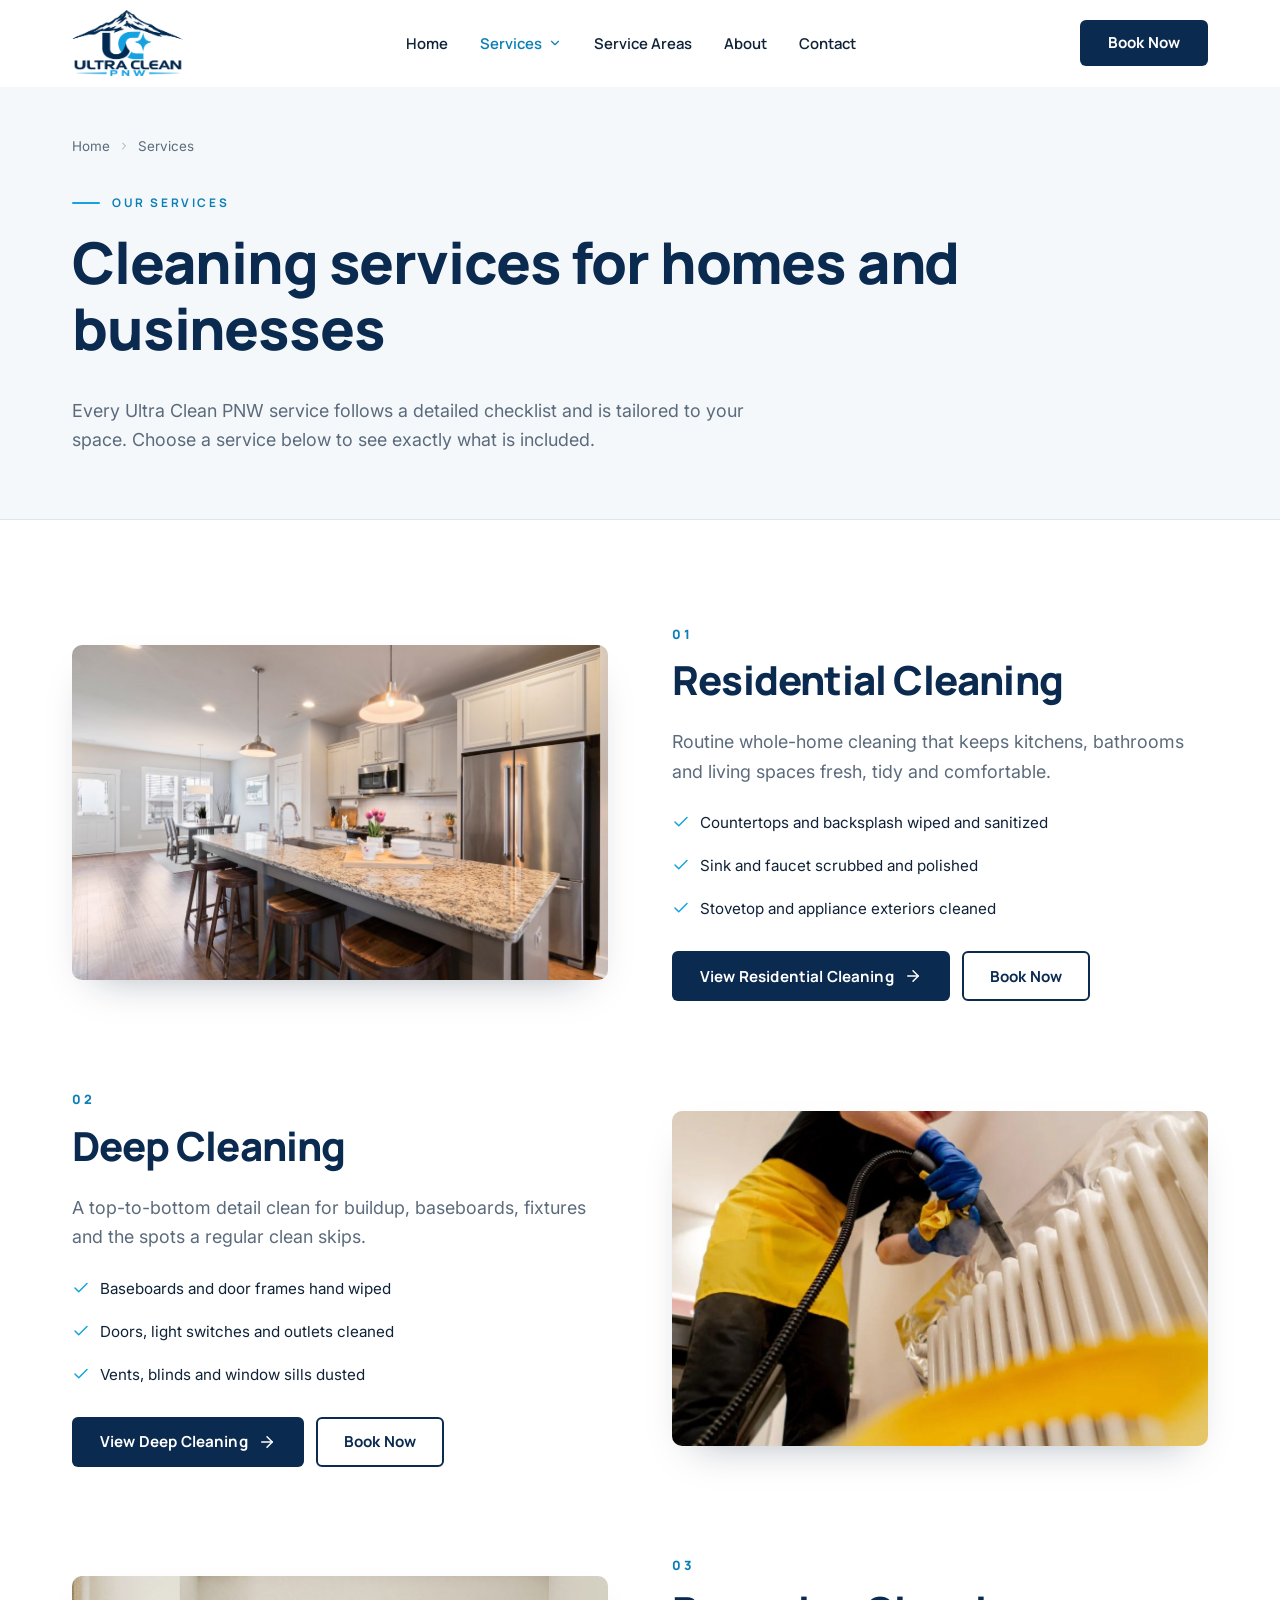
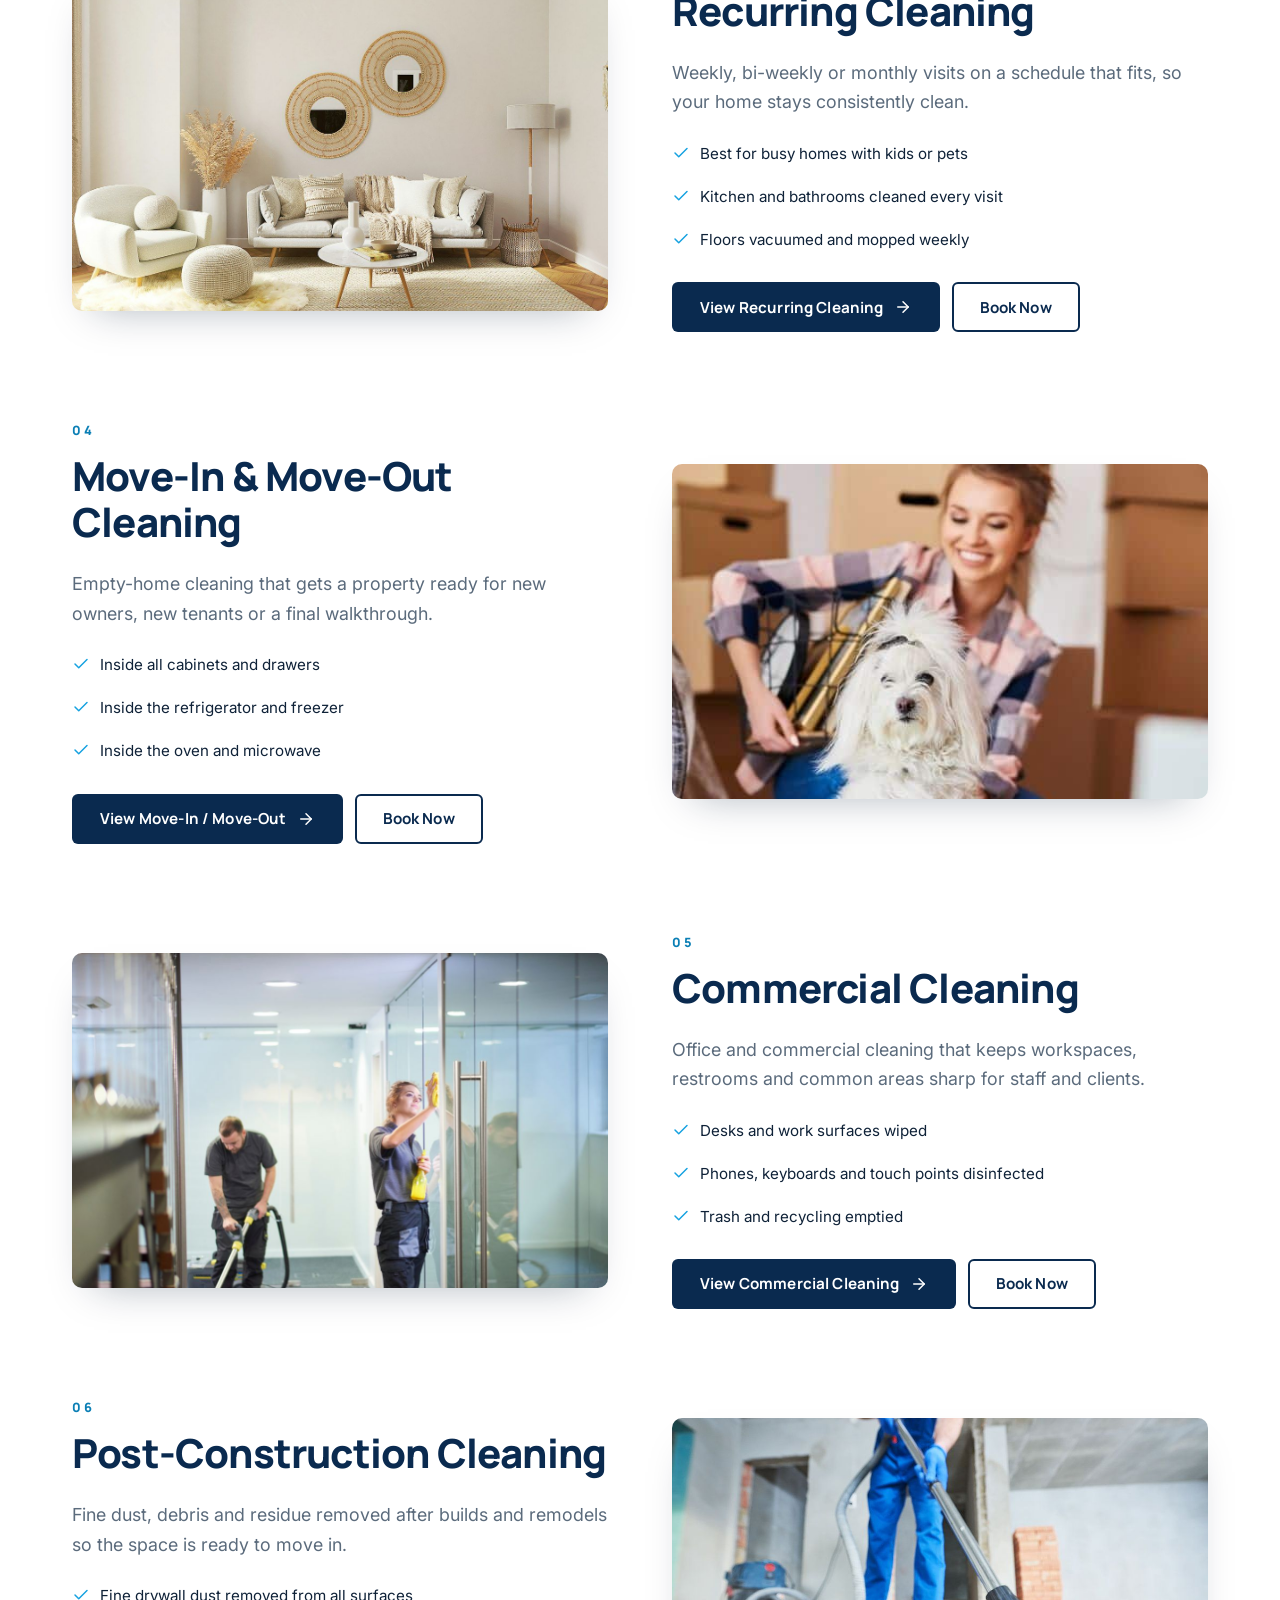
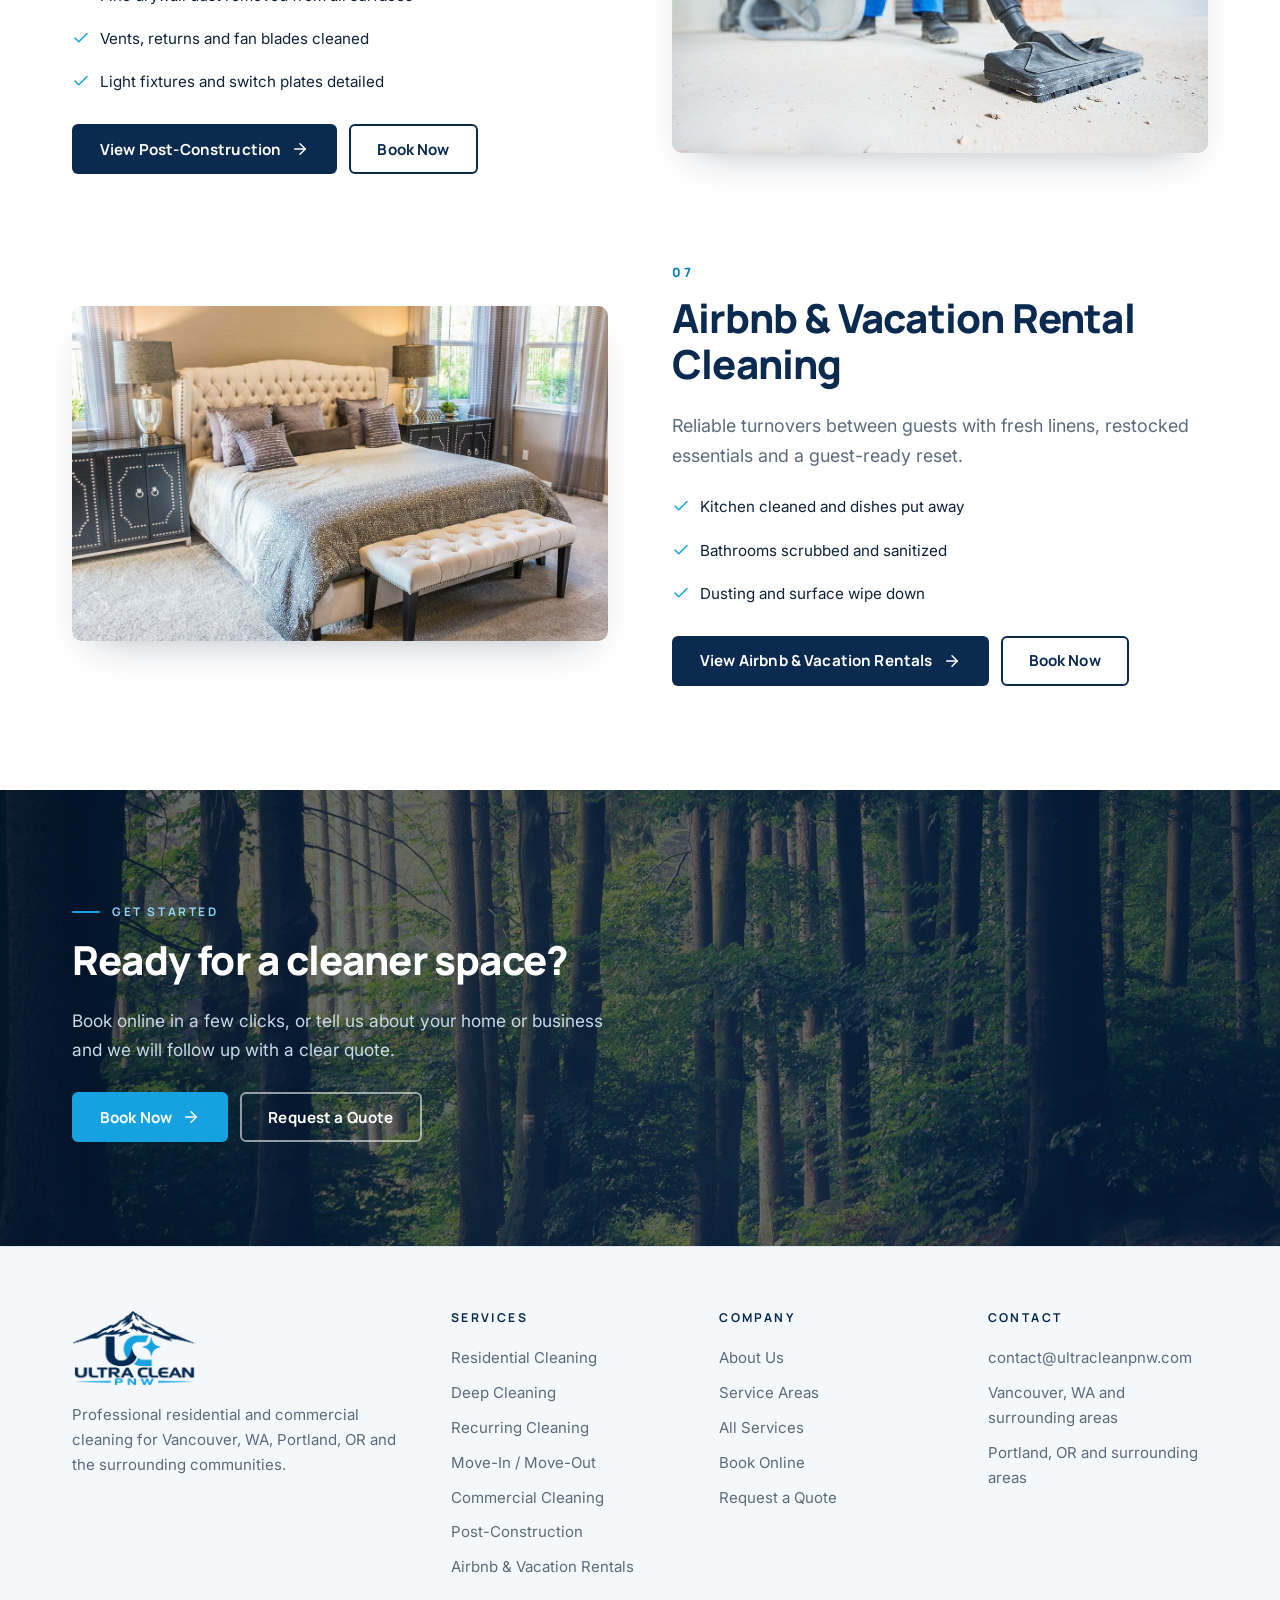
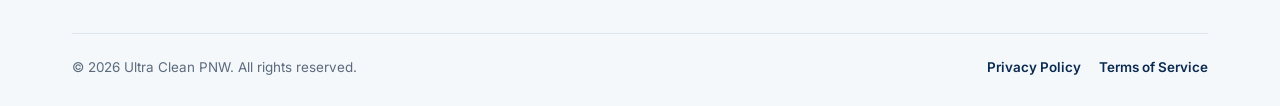
<file: services/index.html>
<!DOCTYPE html>
<html lang="en-US" class="no-js">
<head>
<meta charset="utf-8">
<meta name="viewport" content="width=device-width, initial-scale=1, viewport-fit=cover">
<title>Cleaning Services in Vancouver, WA &amp; Portland, OR | Ultra Clean PNW</title>
<meta name="description" content="Explore Ultra Clean PNW cleaning services: residential, deep cleaning, recurring, move-in and move-out, commercial, post-construction and Airbnb cleaning in Vancouver and Portland.">
<link rel="canonical" href="https://ultracleanpnw.com/services/">
<meta name="robots" content="index, follow, max-image-preview:large">
<meta name="theme-color" content="#0a2a4f">
<meta name="author" content="Ultra Clean PNW">
<meta name="geo.region" content="US-WA">
<meta name="geo.placename" content="Vancouver, Washington">
<meta name="geo.position" content="45.6387;-122.6615">
<meta name="ICBM" content="45.6387, -122.6615">
<meta property="og:type" content="website">
<meta property="og:site_name" content="Ultra Clean PNW">
<meta property="og:locale" content="en_US">
<meta property="og:title" content="Cleaning Services in Vancouver, WA &amp; Portland, OR | Ultra Clean PNW">
<meta property="og:description" content="Explore Ultra Clean PNW cleaning services: residential, deep cleaning, recurring, move-in and move-out, commercial, post-construction and Airbnb cleaning in Vancouver and Portland.">
<meta property="og:url" content="https://ultracleanpnw.com/services/">
<meta property="og:image" content="https://ultracleanpnw.com/assets/og-image.jpg">
<meta property="og:image:width" content="1200">
<meta property="og:image:height" content="630">
<meta property="og:image:alt" content="Ultra Clean PNW logo over the Portland skyline">
<meta name="twitter:card" content="summary_large_image">
<meta name="twitter:title" content="Cleaning Services in Vancouver, WA &amp; Portland, OR | Ultra Clean PNW">
<meta name="twitter:description" content="Explore Ultra Clean PNW cleaning services: residential, deep cleaning, recurring, move-in and move-out, commercial, post-construction and Airbnb cleaning in Vancouver and Portland.">
<meta name="twitter:image" content="https://ultracleanpnw.com/assets/og-image.jpg">
<link rel="icon" href="../favicon.ico" sizes="any">
<link rel="icon" type="image/png" sizes="32x32" href="../assets/favicon-32.png">
<link rel="icon" type="image/png" sizes="16x16" href="../assets/favicon-16.png">
<link rel="apple-touch-icon" href="../assets/apple-touch-icon.png">
<link rel="manifest" href="../site.webmanifest">
<link rel="preconnect" href="https://ultracleanpnw.bookingkoala.com" crossorigin>
<link rel="dns-prefetch" href="https://ultracleanpnw.bookingkoala.com">
<link rel="preconnect" href="https://fonts.googleapis.com">
<link rel="preconnect" href="https://fonts.gstatic.com" crossorigin>
<link href="https://fonts.googleapis.com/css2?family=Inter:wght@400;500;600&family=Manrope:wght@600;700;800&display=swap" rel="stylesheet">
<link rel="stylesheet" href="../css/styles.css">
<script type="application/ld+json">{"@context": "https://schema.org", "@type": "BreadcrumbList", "itemListElement": [{"@type": "ListItem", "position": 1, "name": "Home", "item": "https://ultracleanpnw.com/"}, {"@type": "ListItem", "position": 2, "name": "Services", "item": "https://ultracleanpnw.com/services/"}]}</script>
<script type="application/ld+json">{"@context": "https://schema.org", "@type": "ItemList", "name": "Ultra Clean PNW Services", "itemListElement": [{"@type": "ListItem", "position": 1, "url": "https://ultracleanpnw.com/services/residential-cleaning/", "name": "Residential Cleaning"}, {"@type": "ListItem", "position": 2, "url": "https://ultracleanpnw.com/services/deep-cleaning/", "name": "Deep Cleaning"}, {"@type": "ListItem", "position": 3, "url": "https://ultracleanpnw.com/services/recurring-cleaning/", "name": "Recurring Cleaning"}, {"@type": "ListItem", "position": 4, "url": "https://ultracleanpnw.com/services/move-in-move-out-cleaning/", "name": "Move-In & Move-Out Cleaning"}, {"@type": "ListItem", "position": 5, "url": "https://ultracleanpnw.com/services/commercial-cleaning/", "name": "Commercial Cleaning"}, {"@type": "ListItem", "position": 6, "url": "https://ultracleanpnw.com/services/post-construction-cleaning/", "name": "Post-Construction Cleaning"}, {"@type": "ListItem", "position": 7, "url": "https://ultracleanpnw.com/services/airbnb-vacation-rental-cleaning/", "name": "Airbnb & Vacation Rental Cleaning"}]}</script>
</head>
<body>
<a class="skip-link" href="#main">Skip to content</a>
<header class="site-header">
  <div class="container header-inner">
    <a class="brand" href="../" aria-label="Ultra Clean PNW home">
      <img src="../assets/logo.png" alt="Ultra Clean PNW" width="520" height="310">
    </a>
    <nav class="nav" aria-label="Main">
      <ul class="nav-list">
        <li><a class="nav-link" href="../">Home</a></li>
        <li class="has-dropdown">
          <a class="nav-link" href="../services/" aria-current="page">Services <svg viewBox="0 0 24 24" fill="none" stroke="currentColor" stroke-width="2" stroke-linecap="round" stroke-linejoin="round" aria-hidden="true"><path d="m6 9 6 6 6-6"/></svg></a>
          <div class="dropdown">
<a href="../services/residential-cleaning/">Residential Cleaning</a>
<a href="../services/deep-cleaning/">Deep Cleaning</a>
<a href="../services/recurring-cleaning/">Recurring Cleaning</a>
<a href="../services/move-in-move-out-cleaning/">Move-In / Move-Out</a>
<a href="../services/commercial-cleaning/">Commercial Cleaning</a>
<a href="../services/post-construction-cleaning/">Post-Construction</a>
<a href="../services/airbnb-vacation-rental-cleaning/">Airbnb & Vacation Rentals</a>
<a class="all" href="../services/">View all services</a>
          </div>
        </li>
        <li><a class="nav-link" href="../#areas">Service Areas</a></li>
        <li><a class="nav-link" href="../#about">About</a></li>
        <li><a class="nav-link" href="../contact/">Contact</a></li>
      </ul>
    </nav>
    <a class="btn btn-primary header-cta" href="../book/">Book Now</a>
    <button class="menu-toggle" type="button" aria-label="Open menu" aria-expanded="false" aria-controls="mobile-nav">
      <svg class="icon-open" viewBox="0 0 24 24" fill="none" stroke="currentColor" stroke-width="2" stroke-linecap="round" stroke-linejoin="round" aria-hidden="true"><path d="M4 6h16M4 12h16M4 18h16"/></svg><svg class="icon-close" viewBox="0 0 24 24" fill="none" stroke="currentColor" stroke-width="2" stroke-linecap="round" stroke-linejoin="round" aria-hidden="true"><path d="M18 6 6 18M6 6l12 12"/></svg>
    </button>
  </div>
</header>
<nav class="mobile-nav" id="mobile-nav" aria-label="Mobile" aria-hidden="true">
  <a href="../">Home</a>
  <span class="sub-label">Services</span>
  <div class="sub">
<a href="../services/residential-cleaning/">Residential Cleaning</a>
<a href="../services/deep-cleaning/">Deep Cleaning</a>
<a href="../services/recurring-cleaning/">Recurring Cleaning</a>
<a href="../services/move-in-move-out-cleaning/">Move-In / Move-Out</a>
<a href="../services/commercial-cleaning/">Commercial Cleaning</a>
<a href="../services/post-construction-cleaning/">Post-Construction</a>
<a href="../services/airbnb-vacation-rental-cleaning/">Airbnb & Vacation Rentals</a>
  </div>
  <span class="sub-label">Company</span>
  <a href="../services/">All Services</a>
  <a href="../#areas">Service Areas</a>
  <a href="../#about">About</a>
  <a href="../contact/">Contact</a>
  <a href="../book/">Book Online</a>
  <a class="btn btn-primary" href="../book/">Book Now</a>
</nav>
<main id="main">

<section class="page-hero simple">
  <div class="container">
    <nav class="crumbs" aria-label="Breadcrumb"><a href="../">Home</a><svg viewBox="0 0 24 24" fill="none" stroke="currentColor" stroke-width="2" stroke-linecap="round" stroke-linejoin="round" aria-hidden="true"><path d="m9 18 6-6-6-6"/></svg><span>Services</span></nav>
    <span class="eyebrow">Our Services</span>
    <h1>Cleaning services for homes and businesses</h1>
    <p class="lead">Every Ultra Clean PNW service follows a detailed checklist and is tailored to your space. Choose a service below to see exactly what is included.</p>
  </div>
</section>
<section class="section">
  <div class="container svc-rows">
<article class="svc-row reveal">
  <a class="frame" href="residential-cleaning/"><img src="../assets/img/residential.jpg" alt="Bright, freshly cleaned open kitchen and dining area" width="1080" height="720" loading="lazy" decoding="async"></a>
  <div>
    <span class="idx">01</span>
    <h2>Residential Cleaning</h2>
    <p class="lead">Routine whole-home cleaning that keeps kitchens, bathrooms and living spaces fresh, tidy and comfortable.</p>
    <ul class="checks"><li><svg viewBox="0 0 24 24" fill="none" stroke="currentColor" stroke-width="2" stroke-linecap="round" stroke-linejoin="round" aria-hidden="true"><path d="M20 6 9 17l-5-5"/></svg><span>Countertops and backsplash wiped and sanitized</span></li><li><svg viewBox="0 0 24 24" fill="none" stroke="currentColor" stroke-width="2" stroke-linecap="round" stroke-linejoin="round" aria-hidden="true"><path d="M20 6 9 17l-5-5"/></svg><span>Sink and faucet scrubbed and polished</span></li><li><svg viewBox="0 0 24 24" fill="none" stroke="currentColor" stroke-width="2" stroke-linecap="round" stroke-linejoin="round" aria-hidden="true"><path d="M20 6 9 17l-5-5"/></svg><span>Stovetop and appliance exteriors cleaned</span></li></ul>
    <div class="btn-row">
      <a class="btn btn-primary" href="residential-cleaning/">View Residential Cleaning <svg viewBox="0 0 24 24" fill="none" stroke="currentColor" stroke-width="2" stroke-linecap="round" stroke-linejoin="round" aria-hidden="true"><path d="M5 12h14"/><path d="m12 5 7 7-7 7"/></svg></a>
      <a class="btn btn-outline" href="../book/">Book Now</a>
    </div>
  </div>
</article>
<article class="svc-row reveal">
  <a class="frame" href="deep-cleaning/"><img src="../assets/img/deep-clean.jpg" alt="Cleaner using a steam cleaner on a radiator" width="1281" height="765" loading="lazy" decoding="async"></a>
  <div>
    <span class="idx">02</span>
    <h2>Deep Cleaning</h2>
    <p class="lead">A top-to-bottom detail clean for buildup, baseboards, fixtures and the spots a regular clean skips.</p>
    <ul class="checks"><li><svg viewBox="0 0 24 24" fill="none" stroke="currentColor" stroke-width="2" stroke-linecap="round" stroke-linejoin="round" aria-hidden="true"><path d="M20 6 9 17l-5-5"/></svg><span>Baseboards and door frames hand wiped</span></li><li><svg viewBox="0 0 24 24" fill="none" stroke="currentColor" stroke-width="2" stroke-linecap="round" stroke-linejoin="round" aria-hidden="true"><path d="M20 6 9 17l-5-5"/></svg><span>Doors, light switches and outlets cleaned</span></li><li><svg viewBox="0 0 24 24" fill="none" stroke="currentColor" stroke-width="2" stroke-linecap="round" stroke-linejoin="round" aria-hidden="true"><path d="M20 6 9 17l-5-5"/></svg><span>Vents, blinds and window sills dusted</span></li></ul>
    <div class="btn-row">
      <a class="btn btn-primary" href="deep-cleaning/">View Deep Cleaning <svg viewBox="0 0 24 24" fill="none" stroke="currentColor" stroke-width="2" stroke-linecap="round" stroke-linejoin="round" aria-hidden="true"><path d="M5 12h14"/><path d="m12 5 7 7-7 7"/></svg></a>
      <a class="btn btn-outline" href="../book/">Book Now</a>
    </div>
  </div>
</article>
<article class="svc-row reveal">
  <a class="frame" href="recurring-cleaning/"><img src="../assets/img/living-bright.jpg" alt="Bright, tidy living room with neutral decor" width="1200" height="879" loading="lazy" decoding="async"></a>
  <div>
    <span class="idx">03</span>
    <h2>Recurring Cleaning</h2>
    <p class="lead">Weekly, bi-weekly or monthly visits on a schedule that fits, so your home stays consistently clean.</p>
    <ul class="checks"><li><svg viewBox="0 0 24 24" fill="none" stroke="currentColor" stroke-width="2" stroke-linecap="round" stroke-linejoin="round" aria-hidden="true"><path d="M20 6 9 17l-5-5"/></svg><span>Best for busy homes with kids or pets</span></li><li><svg viewBox="0 0 24 24" fill="none" stroke="currentColor" stroke-width="2" stroke-linecap="round" stroke-linejoin="round" aria-hidden="true"><path d="M20 6 9 17l-5-5"/></svg><span>Kitchen and bathrooms cleaned every visit</span></li><li><svg viewBox="0 0 24 24" fill="none" stroke="currentColor" stroke-width="2" stroke-linecap="round" stroke-linejoin="round" aria-hidden="true"><path d="M20 6 9 17l-5-5"/></svg><span>Floors vacuumed and mopped weekly</span></li></ul>
    <div class="btn-row">
      <a class="btn btn-primary" href="recurring-cleaning/">View Recurring Cleaning <svg viewBox="0 0 24 24" fill="none" stroke="currentColor" stroke-width="2" stroke-linecap="round" stroke-linejoin="round" aria-hidden="true"><path d="M5 12h14"/><path d="m12 5 7 7-7 7"/></svg></a>
      <a class="btn btn-outline" href="../book/">Book Now</a>
    </div>
  </div>
</article>
<article class="svc-row reveal">
  <a class="frame" href="move-in-move-out-cleaning/"><img src="../assets/img/moving.jpg" alt="Woman unpacking moving boxes with her dog in a new home" width="600" height="600" loading="lazy" decoding="async" style="object-position:50% 15%"></a>
  <div>
    <span class="idx">04</span>
    <h2>Move-In & Move-Out Cleaning</h2>
    <p class="lead">Empty-home cleaning that gets a property ready for new owners, new tenants or a final walkthrough.</p>
    <ul class="checks"><li><svg viewBox="0 0 24 24" fill="none" stroke="currentColor" stroke-width="2" stroke-linecap="round" stroke-linejoin="round" aria-hidden="true"><path d="M20 6 9 17l-5-5"/></svg><span>Inside all cabinets and drawers</span></li><li><svg viewBox="0 0 24 24" fill="none" stroke="currentColor" stroke-width="2" stroke-linecap="round" stroke-linejoin="round" aria-hidden="true"><path d="M20 6 9 17l-5-5"/></svg><span>Inside the refrigerator and freezer</span></li><li><svg viewBox="0 0 24 24" fill="none" stroke="currentColor" stroke-width="2" stroke-linecap="round" stroke-linejoin="round" aria-hidden="true"><path d="M20 6 9 17l-5-5"/></svg><span>Inside the oven and microwave</span></li></ul>
    <div class="btn-row">
      <a class="btn btn-primary" href="move-in-move-out-cleaning/">View Move-In / Move-Out <svg viewBox="0 0 24 24" fill="none" stroke="currentColor" stroke-width="2" stroke-linecap="round" stroke-linejoin="round" aria-hidden="true"><path d="M5 12h14"/><path d="m12 5 7 7-7 7"/></svg></a>
      <a class="btn btn-outline" href="../book/">Book Now</a>
    </div>
  </div>
</article>
<article class="svc-row reveal">
  <a class="frame" href="commercial-cleaning/"><img src="../assets/img/commercial.jpg" alt="Cleaning crew vacuuming and wiping glass walls in an office" width="1080" height="720" loading="lazy" decoding="async"></a>
  <div>
    <span class="idx">05</span>
    <h2>Commercial Cleaning</h2>
    <p class="lead">Office and commercial cleaning that keeps workspaces, restrooms and common areas sharp for staff and clients.</p>
    <ul class="checks"><li><svg viewBox="0 0 24 24" fill="none" stroke="currentColor" stroke-width="2" stroke-linecap="round" stroke-linejoin="round" aria-hidden="true"><path d="M20 6 9 17l-5-5"/></svg><span>Desks and work surfaces wiped</span></li><li><svg viewBox="0 0 24 24" fill="none" stroke="currentColor" stroke-width="2" stroke-linecap="round" stroke-linejoin="round" aria-hidden="true"><path d="M20 6 9 17l-5-5"/></svg><span>Phones, keyboards and touch points disinfected</span></li><li><svg viewBox="0 0 24 24" fill="none" stroke="currentColor" stroke-width="2" stroke-linecap="round" stroke-linejoin="round" aria-hidden="true"><path d="M20 6 9 17l-5-5"/></svg><span>Trash and recycling emptied</span></li></ul>
    <div class="btn-row">
      <a class="btn btn-primary" href="commercial-cleaning/">View Commercial Cleaning <svg viewBox="0 0 24 24" fill="none" stroke="currentColor" stroke-width="2" stroke-linecap="round" stroke-linejoin="round" aria-hidden="true"><path d="M5 12h14"/><path d="m12 5 7 7-7 7"/></svg></a>
      <a class="btn btn-outline" href="../book/">Book Now</a>
    </div>
  </div>
</article>
<article class="svc-row reveal">
  <a class="frame" href="post-construction-cleaning/"><img src="../assets/img/construction-vacuum.jpg" alt="Cleaner vacuuming construction dust from a new concrete floor" width="1000" height="668" loading="lazy" decoding="async"></a>
  <div>
    <span class="idx">06</span>
    <h2>Post-Construction Cleaning</h2>
    <p class="lead">Fine dust, debris and residue removed after builds and remodels so the space is ready to move in.</p>
    <ul class="checks"><li><svg viewBox="0 0 24 24" fill="none" stroke="currentColor" stroke-width="2" stroke-linecap="round" stroke-linejoin="round" aria-hidden="true"><path d="M20 6 9 17l-5-5"/></svg><span>Fine drywall dust removed from all surfaces</span></li><li><svg viewBox="0 0 24 24" fill="none" stroke="currentColor" stroke-width="2" stroke-linecap="round" stroke-linejoin="round" aria-hidden="true"><path d="M20 6 9 17l-5-5"/></svg><span>Vents, returns and fan blades cleaned</span></li><li><svg viewBox="0 0 24 24" fill="none" stroke="currentColor" stroke-width="2" stroke-linecap="round" stroke-linejoin="round" aria-hidden="true"><path d="M20 6 9 17l-5-5"/></svg><span>Light fixtures and switch plates detailed</span></li></ul>
    <div class="btn-row">
      <a class="btn btn-primary" href="post-construction-cleaning/">View Post-Construction <svg viewBox="0 0 24 24" fill="none" stroke="currentColor" stroke-width="2" stroke-linecap="round" stroke-linejoin="round" aria-hidden="true"><path d="M5 12h14"/><path d="m12 5 7 7-7 7"/></svg></a>
      <a class="btn btn-outline" href="../book/">Book Now</a>
    </div>
  </div>
</article>
<article class="svc-row reveal">
  <a class="frame" href="airbnb-vacation-rental-cleaning/"><img src="../assets/img/rental-bedroom.jpg" alt="Freshly made bed with crisp linens in a rental bedroom" width="1200" height="800" loading="lazy" decoding="async"></a>
  <div>
    <span class="idx">07</span>
    <h2>Airbnb & Vacation Rental Cleaning</h2>
    <p class="lead">Reliable turnovers between guests with fresh linens, restocked essentials and a guest-ready reset.</p>
    <ul class="checks"><li><svg viewBox="0 0 24 24" fill="none" stroke="currentColor" stroke-width="2" stroke-linecap="round" stroke-linejoin="round" aria-hidden="true"><path d="M20 6 9 17l-5-5"/></svg><span>Kitchen cleaned and dishes put away</span></li><li><svg viewBox="0 0 24 24" fill="none" stroke="currentColor" stroke-width="2" stroke-linecap="round" stroke-linejoin="round" aria-hidden="true"><path d="M20 6 9 17l-5-5"/></svg><span>Bathrooms scrubbed and sanitized</span></li><li><svg viewBox="0 0 24 24" fill="none" stroke="currentColor" stroke-width="2" stroke-linecap="round" stroke-linejoin="round" aria-hidden="true"><path d="M20 6 9 17l-5-5"/></svg><span>Dusting and surface wipe down</span></li></ul>
    <div class="btn-row">
      <a class="btn btn-primary" href="airbnb-vacation-rental-cleaning/">View Airbnb & Vacation Rentals <svg viewBox="0 0 24 24" fill="none" stroke="currentColor" stroke-width="2" stroke-linecap="round" stroke-linejoin="round" aria-hidden="true"><path d="M5 12h14"/><path d="m12 5 7 7-7 7"/></svg></a>
      <a class="btn btn-outline" href="../book/">Book Now</a>
    </div>
  </div>
</article>
  </div>
</section>
<section class="cta-band">
  <img src="../assets/img/forest.jpg" alt="" width="1800" height="1199" loading="lazy" decoding="async">
  <div class="container">
    <span class="eyebrow light">Get started</span>
    <h2>Ready for a cleaner space?</h2>
    <p>Book online in a few clicks, or tell us about your home or business and we will follow up with a clear quote.</p>
    <div class="btn-row">
      <a class="btn btn-blue" href="../book/">Book Now <svg viewBox="0 0 24 24" fill="none" stroke="currentColor" stroke-width="2" stroke-linecap="round" stroke-linejoin="round" aria-hidden="true"><path d="M5 12h14"/><path d="m12 5 7 7-7 7"/></svg></a>
      <a class="btn btn-ghost-light" href="../contact/">Request a Quote</a>
    </div>
  </div>
</section>
</main>
<footer class="site-footer">
  <div class="container">
    <div class="footer-grid">
      <div class="footer-brand">
        <img src="../assets/logo.png" alt="Ultra Clean PNW" width="520" height="310" loading="lazy">
        <p>Professional residential and commercial cleaning for Vancouver, WA, Portland, OR and the surrounding communities.</p>
      </div>
      <div>
        <h4>Services</h4>
        <ul>
<li><a href="../services/residential-cleaning/">Residential Cleaning</a></li>
<li><a href="../services/deep-cleaning/">Deep Cleaning</a></li>
<li><a href="../services/recurring-cleaning/">Recurring Cleaning</a></li>
<li><a href="../services/move-in-move-out-cleaning/">Move-In / Move-Out</a></li>
<li><a href="../services/commercial-cleaning/">Commercial Cleaning</a></li>
<li><a href="../services/post-construction-cleaning/">Post-Construction</a></li>
<li><a href="../services/airbnb-vacation-rental-cleaning/">Airbnb & Vacation Rentals</a></li>
        </ul>
      </div>
      <div>
        <h4>Company</h4>
        <ul>
          <li><a href="../#about">About Us</a></li>
          <li><a href="../#areas">Service Areas</a></li>
          <li><a href="../services/">All Services</a></li>
          <li><a href="../book/">Book Online</a></li>
          <li><a href="../contact/">Request a Quote</a></li>
        </ul>
      </div>
      <div>
        <h4>Contact</h4>
        <ul>
          
          <li><a href="mailto:contact@ultracleanpnw.com">contact@ultracleanpnw.com</a></li>
          <li><span>Vancouver, WA and surrounding areas</span></li>
          <li><span>Portland, OR and surrounding areas</span></li>
        </ul>
      </div>
    </div>
    <div class="footer-bottom">
      <span>&copy; <span data-year>2026</span> Ultra Clean PNW. All rights reserved.</span>
      <span class="footer-legal"><a href="../privacy/">Privacy Policy</a><a href="../terms/">Terms of Service</a></span>
    </div>
  </div>
</footer>
<div class="quick-bar" aria-label="Quick actions">
  <a class="btn btn-primary" href="../book/">Book Now</a>
  <a class="btn btn-outline" href="mailto:contact@ultracleanpnw.com"><svg viewBox="0 0 24 24" fill="none" stroke="currentColor" stroke-width="2" stroke-linecap="round" stroke-linejoin="round" aria-hidden="true"><rect x="2" y="4" width="20" height="16" rx="2"/><path d="m22 7-8.97 5.7a1.94 1.94 0 0 1-2.06 0L2 7"/></svg>Email</a>
</div>
<script src="../js/main.js" defer></script>
</body>
</html>
</file>
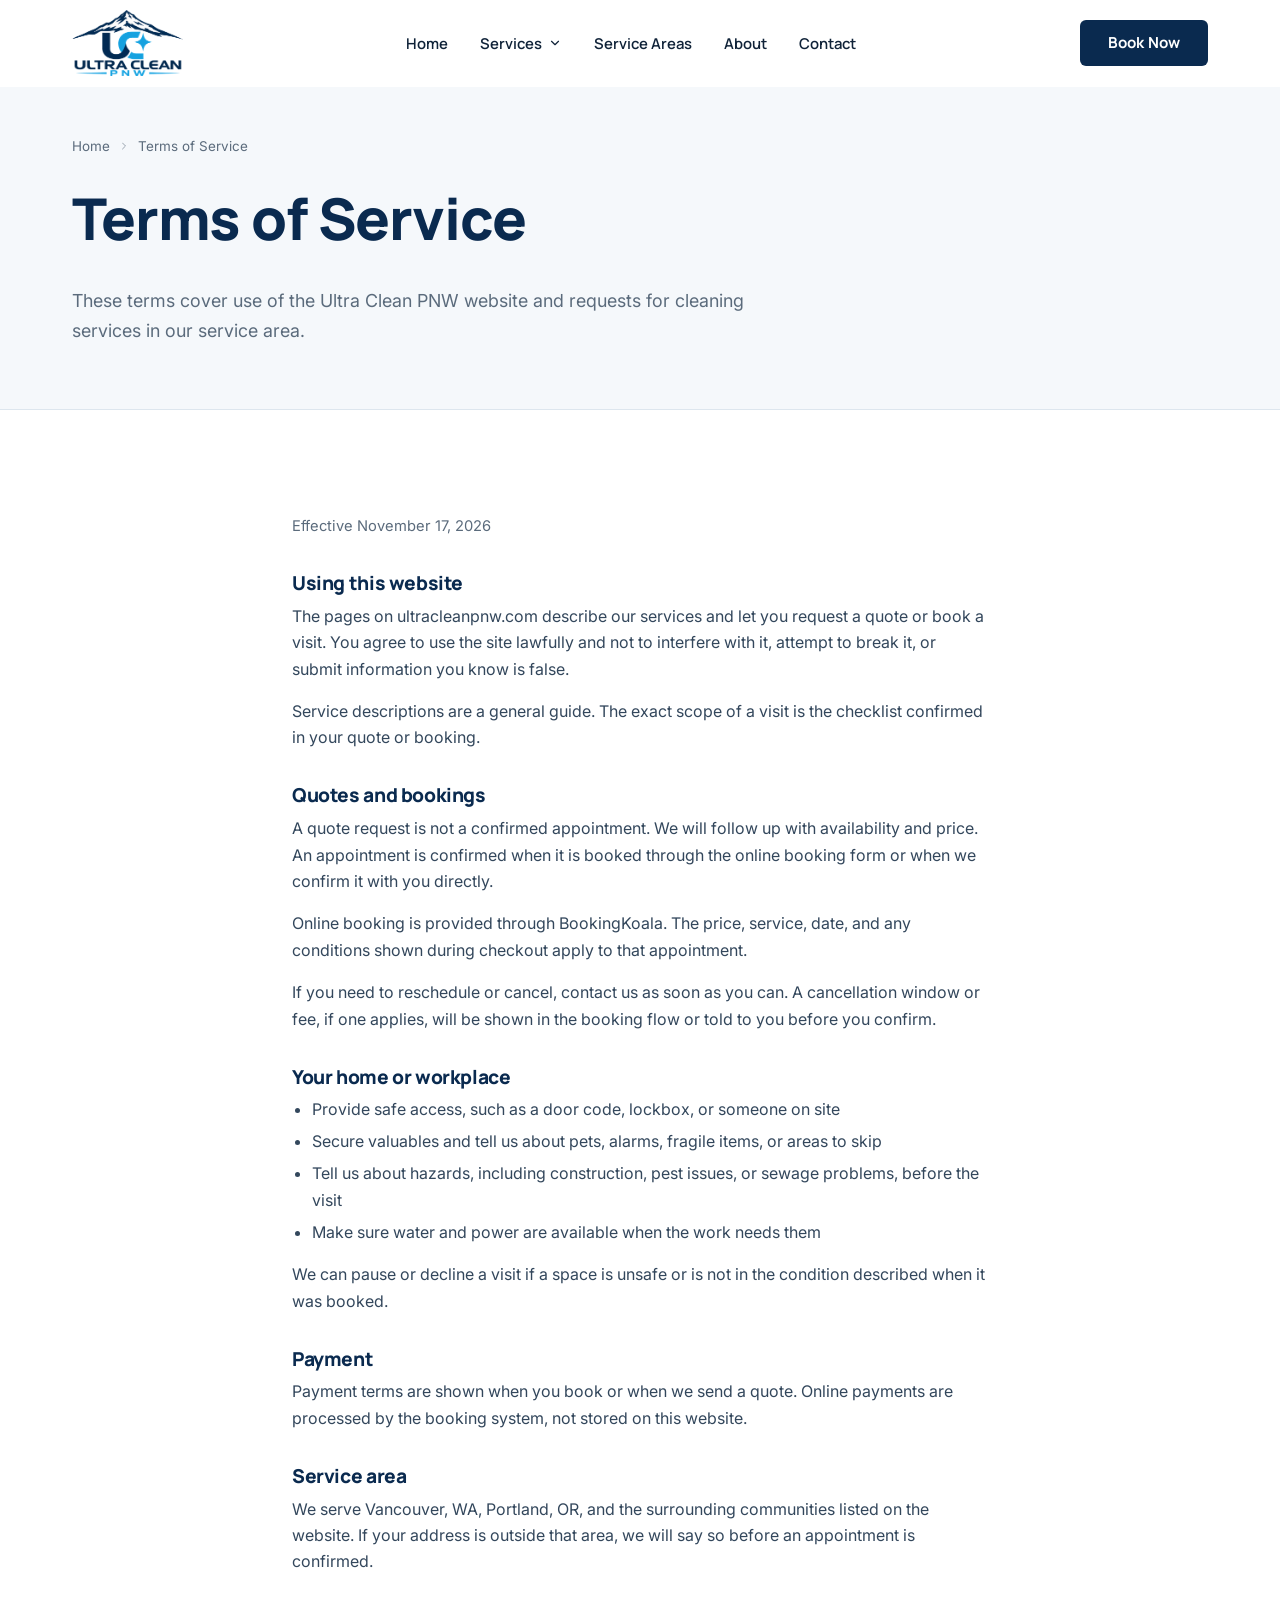
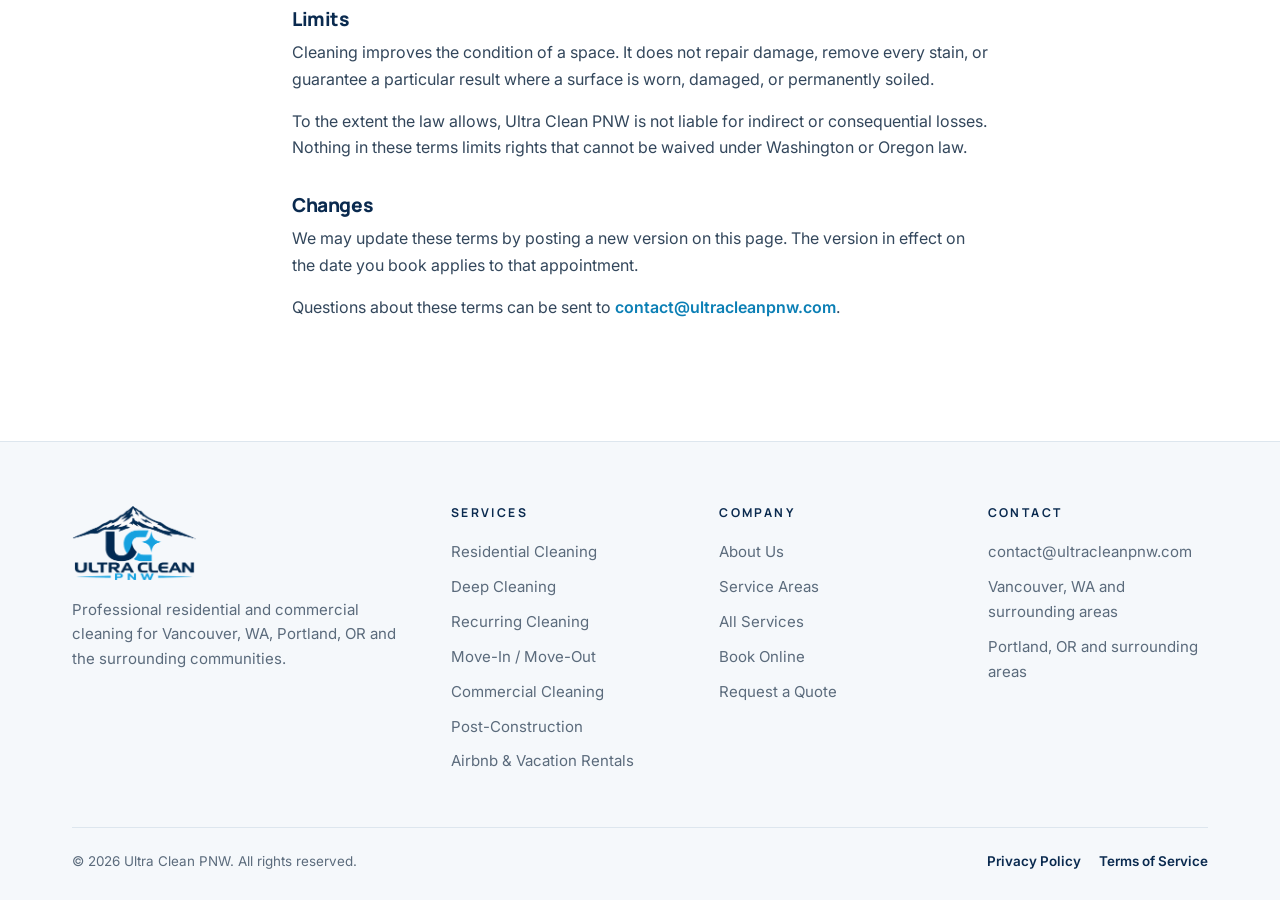
<file: terms/index.html>
<!DOCTYPE html>
<html lang="en-US" class="no-js">
<head>
<meta charset="utf-8">
<meta name="viewport" content="width=device-width, initial-scale=1, viewport-fit=cover">
<title>Terms of Service | Ultra Clean PNW</title>
<meta name="description" content="Terms for using the Ultra Clean PNW website and for requesting or booking residential and commercial cleaning.">
<link rel="canonical" href="https://ultracleanpnw.com/terms/">
<meta name="robots" content="index, follow, max-image-preview:large">
<meta name="theme-color" content="#0a2a4f">
<meta name="author" content="Ultra Clean PNW">
<meta name="geo.region" content="US-WA">
<meta name="geo.placename" content="Vancouver, Washington">
<meta name="geo.position" content="45.6387;-122.6615">
<meta name="ICBM" content="45.6387, -122.6615">
<meta property="og:type" content="website">
<meta property="og:site_name" content="Ultra Clean PNW">
<meta property="og:locale" content="en_US">
<meta property="og:title" content="Terms of Service | Ultra Clean PNW">
<meta property="og:description" content="Terms for using the Ultra Clean PNW website and for requesting or booking residential and commercial cleaning.">
<meta property="og:url" content="https://ultracleanpnw.com/terms/">
<meta property="og:image" content="https://ultracleanpnw.com/assets/og-image.jpg">
<meta property="og:image:width" content="1200">
<meta property="og:image:height" content="630">
<meta property="og:image:alt" content="Ultra Clean PNW logo over the Portland skyline">
<meta name="twitter:card" content="summary_large_image">
<meta name="twitter:title" content="Terms of Service | Ultra Clean PNW">
<meta name="twitter:description" content="Terms for using the Ultra Clean PNW website and for requesting or booking residential and commercial cleaning.">
<meta name="twitter:image" content="https://ultracleanpnw.com/assets/og-image.jpg">
<link rel="icon" href="../favicon.ico" sizes="any">
<link rel="icon" type="image/png" sizes="32x32" href="../assets/favicon-32.png">
<link rel="icon" type="image/png" sizes="16x16" href="../assets/favicon-16.png">
<link rel="apple-touch-icon" href="../assets/apple-touch-icon.png">
<link rel="manifest" href="../site.webmanifest">
<link rel="preconnect" href="https://ultracleanpnw.bookingkoala.com" crossorigin>
<link rel="dns-prefetch" href="https://ultracleanpnw.bookingkoala.com">
<link rel="preconnect" href="https://fonts.googleapis.com">
<link rel="preconnect" href="https://fonts.gstatic.com" crossorigin>
<link href="https://fonts.googleapis.com/css2?family=Inter:wght@400;500;600&family=Manrope:wght@600;700;800&display=swap" rel="stylesheet">
<link rel="stylesheet" href="../css/styles.css">
<script type="application/ld+json">{"@context": "https://schema.org", "@type": "BreadcrumbList", "itemListElement": [{"@type": "ListItem", "position": 1, "name": "Home", "item": "https://ultracleanpnw.com/"}, {"@type": "ListItem", "position": 2, "name": "Terms of Service", "item": "https://ultracleanpnw.com/terms/"}]}</script>
</head>
<body>
<a class="skip-link" href="#main">Skip to content</a>
<header class="site-header">
  <div class="container header-inner">
    <a class="brand" href="../" aria-label="Ultra Clean PNW home">
      <img src="../assets/logo.png" alt="Ultra Clean PNW" width="520" height="310">
    </a>
    <nav class="nav" aria-label="Main">
      <ul class="nav-list">
        <li><a class="nav-link" href="../">Home</a></li>
        <li class="has-dropdown">
          <a class="nav-link" href="../services/">Services <svg viewBox="0 0 24 24" fill="none" stroke="currentColor" stroke-width="2" stroke-linecap="round" stroke-linejoin="round" aria-hidden="true"><path d="m6 9 6 6 6-6"/></svg></a>
          <div class="dropdown">
<a href="../services/residential-cleaning/">Residential Cleaning</a>
<a href="../services/deep-cleaning/">Deep Cleaning</a>
<a href="../services/recurring-cleaning/">Recurring Cleaning</a>
<a href="../services/move-in-move-out-cleaning/">Move-In / Move-Out</a>
<a href="../services/commercial-cleaning/">Commercial Cleaning</a>
<a href="../services/post-construction-cleaning/">Post-Construction</a>
<a href="../services/airbnb-vacation-rental-cleaning/">Airbnb & Vacation Rentals</a>
<a class="all" href="../services/">View all services</a>
          </div>
        </li>
        <li><a class="nav-link" href="../#areas">Service Areas</a></li>
        <li><a class="nav-link" href="../#about">About</a></li>
        <li><a class="nav-link" href="../contact/">Contact</a></li>
      </ul>
    </nav>
    <a class="btn btn-primary header-cta" href="../book/">Book Now</a>
    <button class="menu-toggle" type="button" aria-label="Open menu" aria-expanded="false" aria-controls="mobile-nav">
      <svg class="icon-open" viewBox="0 0 24 24" fill="none" stroke="currentColor" stroke-width="2" stroke-linecap="round" stroke-linejoin="round" aria-hidden="true"><path d="M4 6h16M4 12h16M4 18h16"/></svg><svg class="icon-close" viewBox="0 0 24 24" fill="none" stroke="currentColor" stroke-width="2" stroke-linecap="round" stroke-linejoin="round" aria-hidden="true"><path d="M18 6 6 18M6 6l12 12"/></svg>
    </button>
  </div>
</header>
<nav class="mobile-nav" id="mobile-nav" aria-label="Mobile" aria-hidden="true">
  <a href="../">Home</a>
  <span class="sub-label">Services</span>
  <div class="sub">
<a href="../services/residential-cleaning/">Residential Cleaning</a>
<a href="../services/deep-cleaning/">Deep Cleaning</a>
<a href="../services/recurring-cleaning/">Recurring Cleaning</a>
<a href="../services/move-in-move-out-cleaning/">Move-In / Move-Out</a>
<a href="../services/commercial-cleaning/">Commercial Cleaning</a>
<a href="../services/post-construction-cleaning/">Post-Construction</a>
<a href="../services/airbnb-vacation-rental-cleaning/">Airbnb & Vacation Rentals</a>
  </div>
  <span class="sub-label">Company</span>
  <a href="../services/">All Services</a>
  <a href="../#areas">Service Areas</a>
  <a href="../#about">About</a>
  <a href="../contact/">Contact</a>
  <a href="../book/">Book Online</a>
  <a class="btn btn-primary" href="../book/">Book Now</a>
</nav>
<main id="main">

<section class="page-hero simple">
  <div class="container">
    <nav class="crumbs" aria-label="Breadcrumb"><a href="../">Home</a><svg viewBox="0 0 24 24" fill="none" stroke="currentColor" stroke-width="2" stroke-linecap="round" stroke-linejoin="round" aria-hidden="true"><path d="m9 18 6-6-6-6"/></svg><span>Terms of Service</span></nav>
    <h1>Terms of Service</h1>
    <p class="lead">These terms cover use of the Ultra Clean PNW website and requests for cleaning services in our service area.</p>
  </div>
</section>
<section class="section">
  <div class="container legal">
    <p class="updated">Effective November 17, 2026</p>
    <h2>Using this website</h2><p>The pages on ultracleanpnw.com describe our services and let you request a quote or book a visit. You agree to use the site lawfully and not to interfere with it, attempt to break it, or submit information you know is false.</p><p>Service descriptions are a general guide. The exact scope of a visit is the checklist confirmed in your quote or booking.</p><h2>Quotes and bookings</h2><p>A quote request is not a confirmed appointment. We will follow up with availability and price. An appointment is confirmed when it is booked through the online booking form or when we confirm it with you directly.</p><p>Online booking is provided through BookingKoala. The price, service, date, and any conditions shown during checkout apply to that appointment.</p><p>If you need to reschedule or cancel, contact us as soon as you can. A cancellation window or fee, if one applies, will be shown in the booking flow or told to you before you confirm.</p><h2>Your home or workplace</h2><ul><li>Provide safe access, such as a door code, lockbox, or someone on site</li><li>Secure valuables and tell us about pets, alarms, fragile items, or areas to skip</li><li>Tell us about hazards, including construction, pest issues, or sewage problems, before the visit</li><li>Make sure water and power are available when the work needs them</li></ul><p>We can pause or decline a visit if a space is unsafe or is not in the condition described when it was booked.</p><h2>Payment</h2><p>Payment terms are shown when you book or when we send a quote. Online payments are processed by the booking system, not stored on this website.</p><h2>Service area</h2><p>We serve Vancouver, WA, Portland, OR, and the surrounding communities listed on the website. If your address is outside that area, we will say so before an appointment is confirmed.</p><h2>Limits</h2><p>Cleaning improves the condition of a space. It does not repair damage, remove every stain, or guarantee a particular result where a surface is worn, damaged, or permanently soiled.</p><p>To the extent the law allows, Ultra Clean PNW is not liable for indirect or consequential losses. Nothing in these terms limits rights that cannot be waived under Washington or Oregon law.</p><h2>Changes</h2><p>We may update these terms by posting a new version on this page. The version in effect on the date you book applies to that appointment.</p><p>Questions about these terms can be sent to <a href="mailto:contact@ultracleanpnw.com">contact@ultracleanpnw.com</a>.</p>
  </div>
</section>
</main>
<footer class="site-footer">
  <div class="container">
    <div class="footer-grid">
      <div class="footer-brand">
        <img src="../assets/logo.png" alt="Ultra Clean PNW" width="520" height="310" loading="lazy">
        <p>Professional residential and commercial cleaning for Vancouver, WA, Portland, OR and the surrounding communities.</p>
      </div>
      <div>
        <h4>Services</h4>
        <ul>
<li><a href="../services/residential-cleaning/">Residential Cleaning</a></li>
<li><a href="../services/deep-cleaning/">Deep Cleaning</a></li>
<li><a href="../services/recurring-cleaning/">Recurring Cleaning</a></li>
<li><a href="../services/move-in-move-out-cleaning/">Move-In / Move-Out</a></li>
<li><a href="../services/commercial-cleaning/">Commercial Cleaning</a></li>
<li><a href="../services/post-construction-cleaning/">Post-Construction</a></li>
<li><a href="../services/airbnb-vacation-rental-cleaning/">Airbnb & Vacation Rentals</a></li>
        </ul>
      </div>
      <div>
        <h4>Company</h4>
        <ul>
          <li><a href="../#about">About Us</a></li>
          <li><a href="../#areas">Service Areas</a></li>
          <li><a href="../services/">All Services</a></li>
          <li><a href="../book/">Book Online</a></li>
          <li><a href="../contact/">Request a Quote</a></li>
        </ul>
      </div>
      <div>
        <h4>Contact</h4>
        <ul>
          
          <li><a href="mailto:contact@ultracleanpnw.com">contact@ultracleanpnw.com</a></li>
          <li><span>Vancouver, WA and surrounding areas</span></li>
          <li><span>Portland, OR and surrounding areas</span></li>
        </ul>
      </div>
    </div>
    <div class="footer-bottom">
      <span>&copy; <span data-year>2026</span> Ultra Clean PNW. All rights reserved.</span>
      <span class="footer-legal"><a href="../privacy/">Privacy Policy</a><a href="../terms/">Terms of Service</a></span>
    </div>
  </div>
</footer>
<div class="quick-bar" aria-label="Quick actions">
  <a class="btn btn-primary" href="../book/">Book Now</a>
  <a class="btn btn-outline" href="mailto:contact@ultracleanpnw.com"><svg viewBox="0 0 24 24" fill="none" stroke="currentColor" stroke-width="2" stroke-linecap="round" stroke-linejoin="round" aria-hidden="true"><rect x="2" y="4" width="20" height="16" rx="2"/><path d="m22 7-8.97 5.7a1.94 1.94 0 0 1-2.06 0L2 7"/></svg>Email</a>
</div>
<script src="../js/main.js" defer></script>
</body>
</html>
</file>
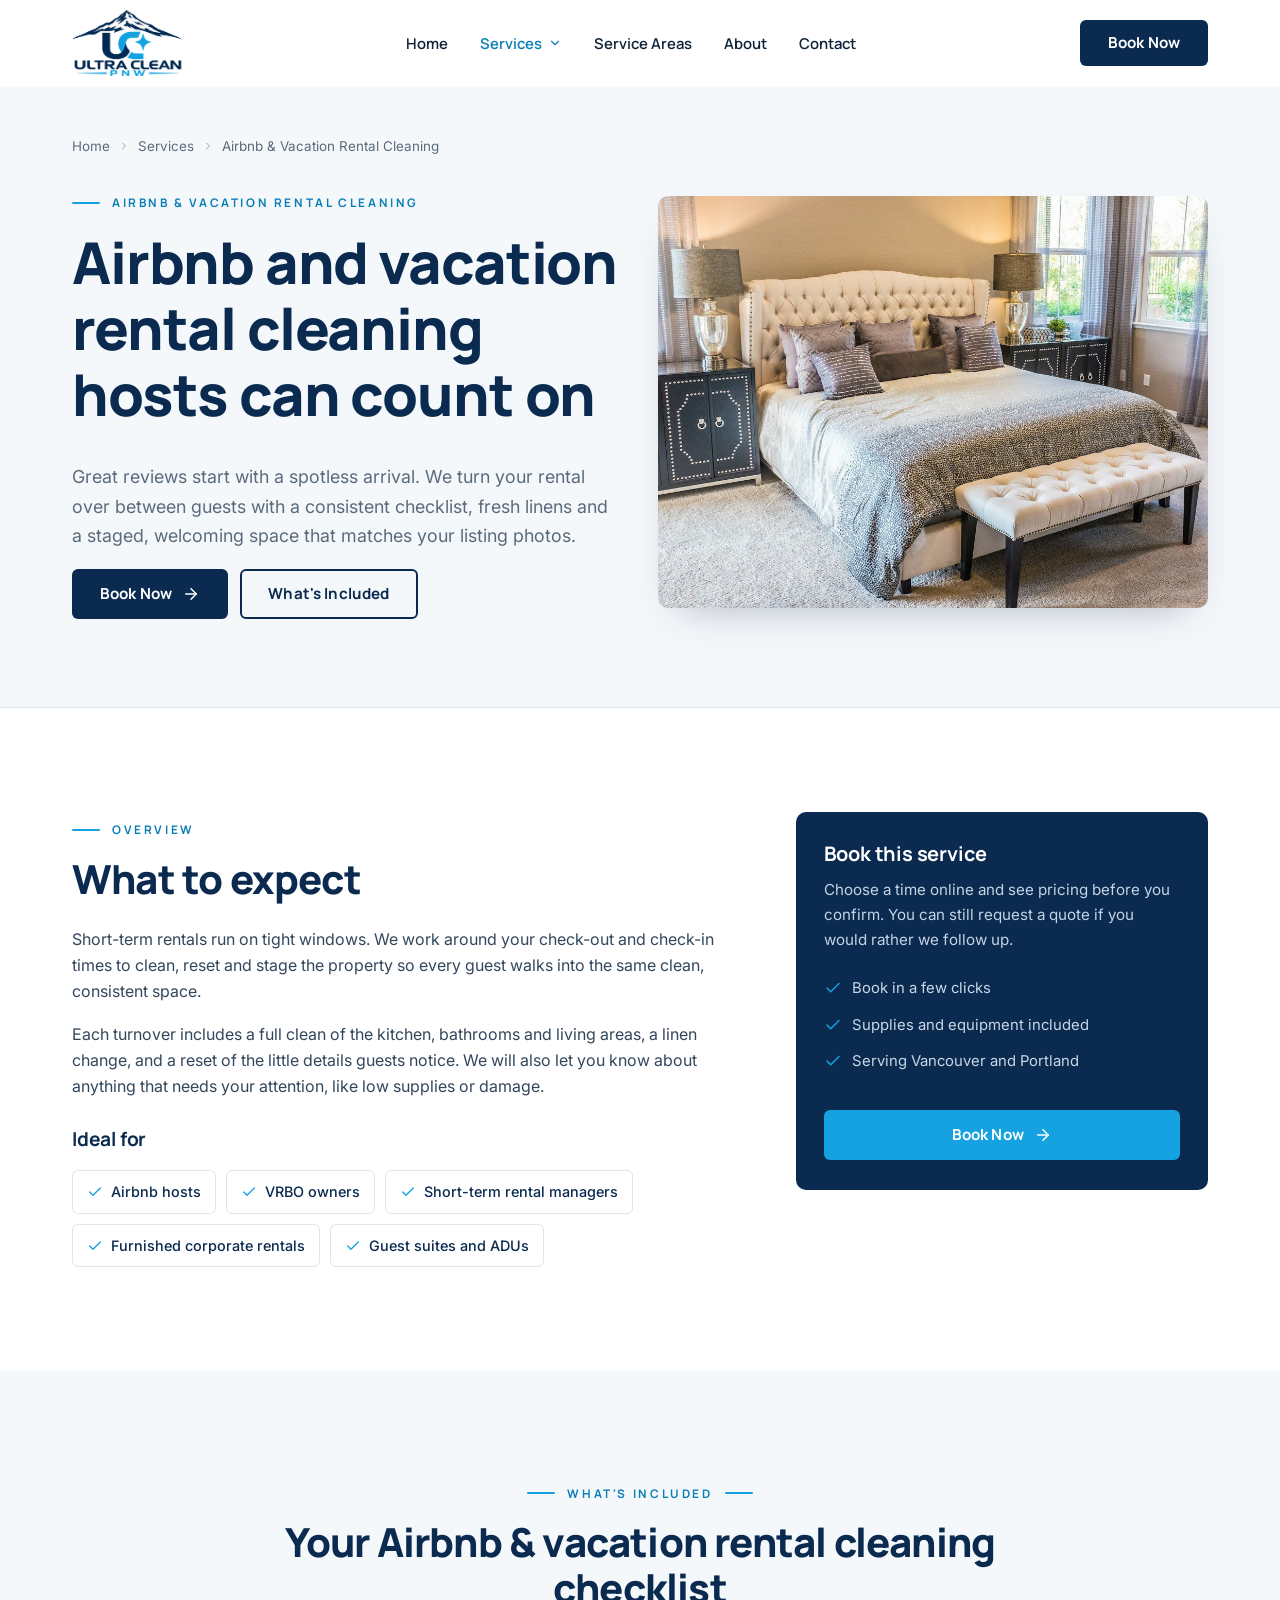
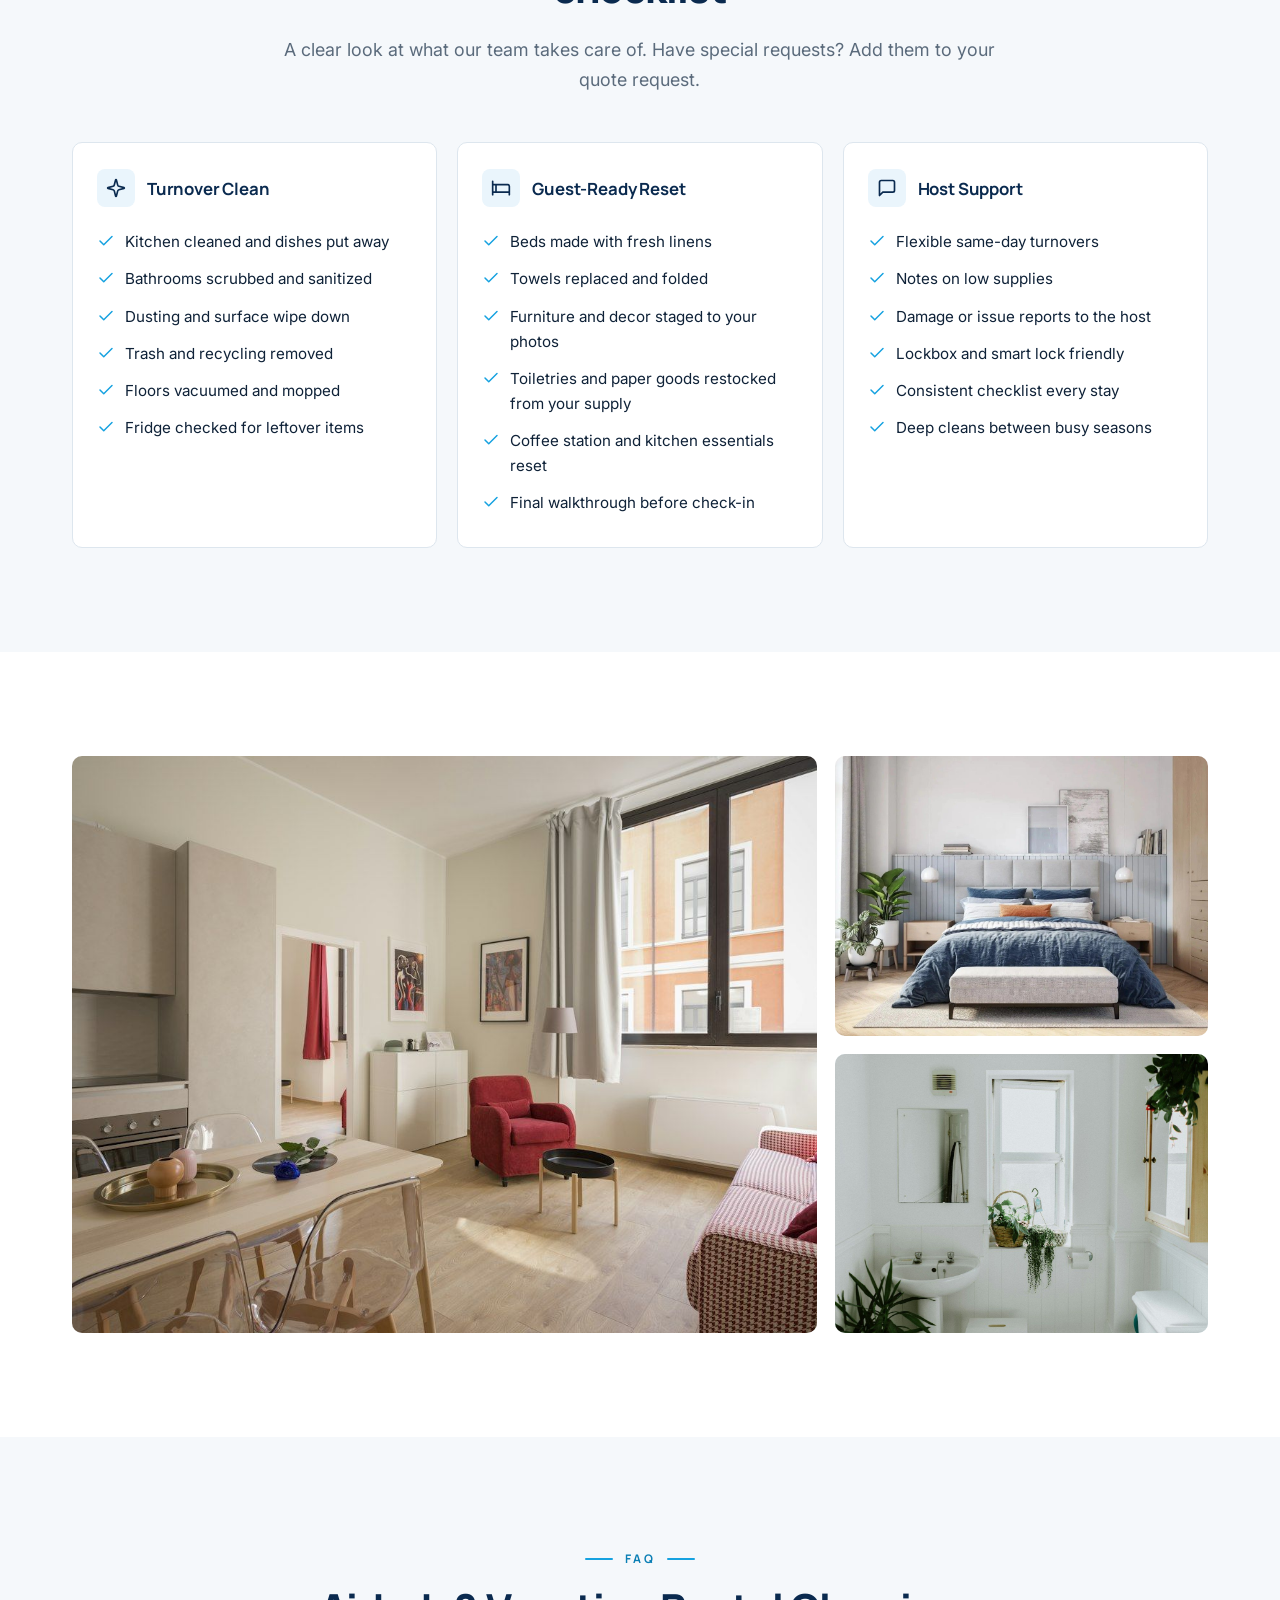
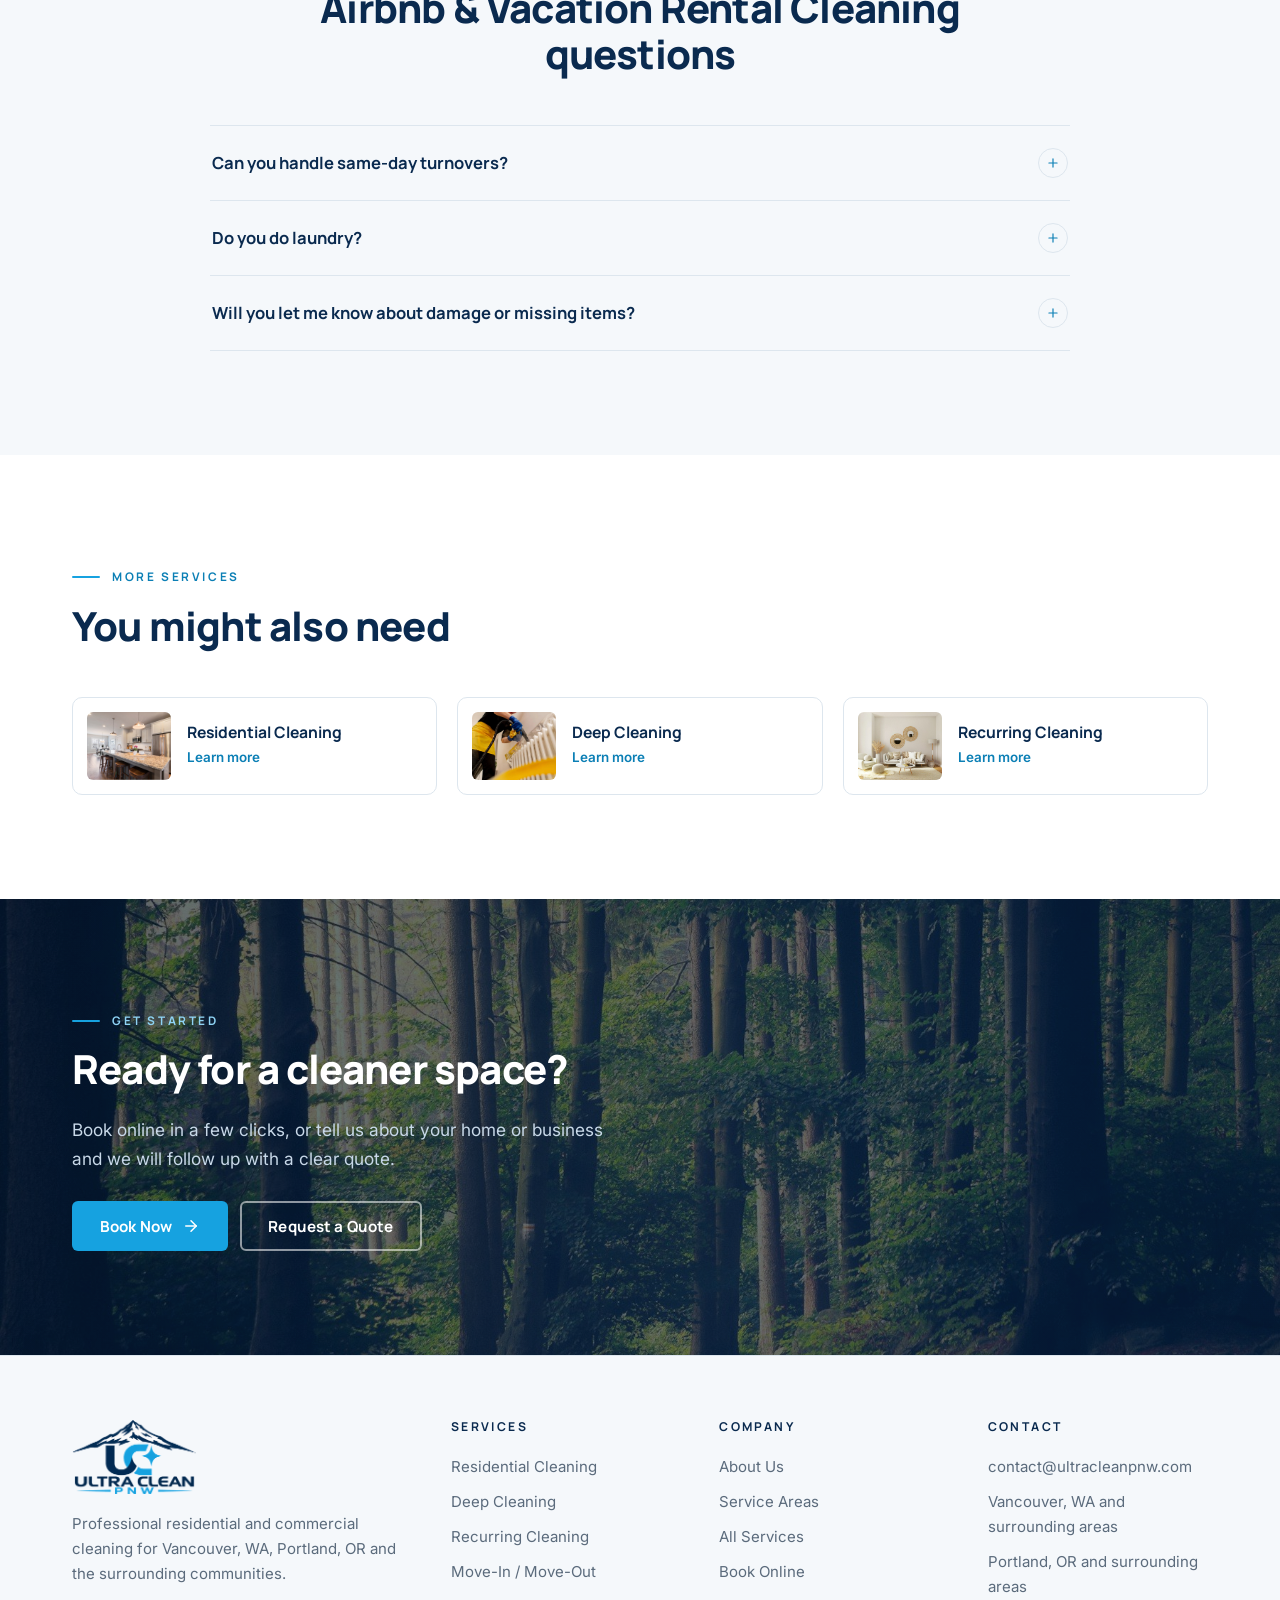
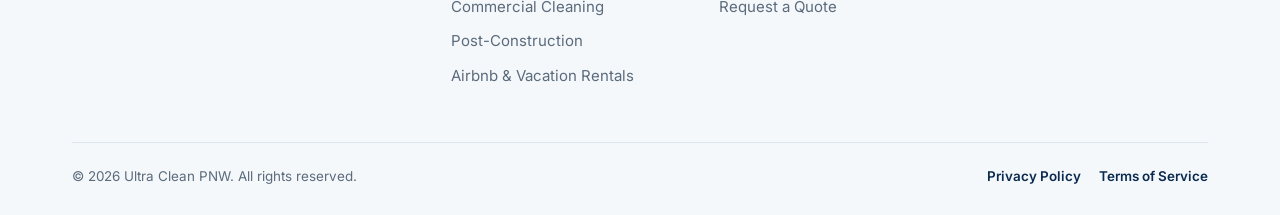
<file: services/airbnb-vacation-rental-cleaning/index.html>
<!DOCTYPE html>
<html lang="en-US" class="no-js">
<head>
<meta charset="utf-8">
<meta name="viewport" content="width=device-width, initial-scale=1, viewport-fit=cover">
<title>Airbnb &amp; Vacation Rental Cleaning in Vancouver &amp; Portland | Ultra Clean PNW</title>
<meta name="description" content="Airbnb and short-term rental turnover cleaning in Vancouver, WA and Portland, OR. Fresh linens, restocked essentials and a consistent guest-ready reset. Get a free quote.">
<link rel="canonical" href="https://ultracleanpnw.com/services/airbnb-vacation-rental-cleaning/">
<meta name="robots" content="index, follow, max-image-preview:large">
<meta name="theme-color" content="#0a2a4f">
<meta name="author" content="Ultra Clean PNW">
<meta name="geo.region" content="US-WA">
<meta name="geo.placename" content="Vancouver, Washington">
<meta name="geo.position" content="45.6387;-122.6615">
<meta name="ICBM" content="45.6387, -122.6615">
<meta property="og:type" content="website">
<meta property="og:site_name" content="Ultra Clean PNW">
<meta property="og:locale" content="en_US">
<meta property="og:title" content="Airbnb &amp; Vacation Rental Cleaning in Vancouver &amp; Portland | Ultra Clean PNW">
<meta property="og:description" content="Airbnb and short-term rental turnover cleaning in Vancouver, WA and Portland, OR. Fresh linens, restocked essentials and a consistent guest-ready reset. Get a free quote.">
<meta property="og:url" content="https://ultracleanpnw.com/services/airbnb-vacation-rental-cleaning/">
<meta property="og:image" content="https://ultracleanpnw.com/assets/og-image.jpg">
<meta property="og:image:width" content="1200">
<meta property="og:image:height" content="630">
<meta property="og:image:alt" content="Ultra Clean PNW logo over the Portland skyline">
<meta name="twitter:card" content="summary_large_image">
<meta name="twitter:title" content="Airbnb &amp; Vacation Rental Cleaning in Vancouver &amp; Portland | Ultra Clean PNW">
<meta name="twitter:description" content="Airbnb and short-term rental turnover cleaning in Vancouver, WA and Portland, OR. Fresh linens, restocked essentials and a consistent guest-ready reset. Get a free quote.">
<meta name="twitter:image" content="https://ultracleanpnw.com/assets/og-image.jpg">
<link rel="icon" href="../../favicon.ico" sizes="any">
<link rel="icon" type="image/png" sizes="32x32" href="../../assets/favicon-32.png">
<link rel="icon" type="image/png" sizes="16x16" href="../../assets/favicon-16.png">
<link rel="apple-touch-icon" href="../../assets/apple-touch-icon.png">
<link rel="manifest" href="../../site.webmanifest">
<link rel="preconnect" href="https://ultracleanpnw.bookingkoala.com" crossorigin>
<link rel="dns-prefetch" href="https://ultracleanpnw.bookingkoala.com">
<link rel="preconnect" href="https://fonts.googleapis.com">
<link rel="preconnect" href="https://fonts.gstatic.com" crossorigin>
<link href="https://fonts.googleapis.com/css2?family=Inter:wght@400;500;600&family=Manrope:wght@600;700;800&display=swap" rel="stylesheet">
<link rel="stylesheet" href="../../css/styles.css">
<script type="application/ld+json">{"@context": "https://schema.org", "@type": "Service", "name": "Airbnb & Vacation Rental Cleaning", "serviceType": "Airbnb & Vacation Rental Cleaning", "description": "Airbnb and short-term rental turnover cleaning in Vancouver, WA and Portland, OR. Fresh linens, restocked essentials and a consistent guest-ready reset. Get a free quote.", "url": "https://ultracleanpnw.com/services/airbnb-vacation-rental-cleaning/", "image": "https://ultracleanpnw.com/assets/img/rental-bedroom.jpg", "provider": {"@type": "HouseCleaningService", "@id": "https://ultracleanpnw.com/#business", "name": "Ultra Clean PNW", "url": "https://ultracleanpnw.com/"}, "areaServed": [{"@type": "City", "name": "Vancouver, WA"}, {"@type": "City", "name": "Camas, WA"}, {"@type": "City", "name": "Washougal, WA"}, {"@type": "City", "name": "Battle Ground, WA"}, {"@type": "City", "name": "Ridgefield, WA"}, {"@type": "City", "name": "La Center, WA"}, {"@type": "City", "name": "Brush Prairie, WA"}, {"@type": "City", "name": "Hazel Dell, WA"}, {"@type": "City", "name": "Salmon Creek, WA"}, {"@type": "City", "name": "Felida, WA"}, {"@type": "City", "name": "Orchards, WA"}, {"@type": "City", "name": "Hockinson, WA"}, {"@type": "City", "name": "Portland, OR"}, {"@type": "City", "name": "Beaverton, OR"}, {"@type": "City", "name": "Hillsboro, OR"}, {"@type": "City", "name": "Lake Oswego, OR"}, {"@type": "City", "name": "Tigard, OR"}, {"@type": "City", "name": "Tualatin, OR"}, {"@type": "City", "name": "West Linn, OR"}, {"@type": "City", "name": "Milwaukie, OR"}, {"@type": "City", "name": "Gresham, OR"}, {"@type": "City", "name": "Happy Valley, OR"}, {"@type": "City", "name": "Oregon City, OR"}, {"@type": "City", "name": "Clackamas, OR"}]}</script>
<script type="application/ld+json">{"@context": "https://schema.org", "@type": "BreadcrumbList", "itemListElement": [{"@type": "ListItem", "position": 1, "name": "Home", "item": "https://ultracleanpnw.com/"}, {"@type": "ListItem", "position": 2, "name": "Services", "item": "https://ultracleanpnw.com/services/"}, {"@type": "ListItem", "position": 3, "name": "Airbnb & Vacation Rental Cleaning", "item": "https://ultracleanpnw.com/services/airbnb-vacation-rental-cleaning/"}]}</script>
<script type="application/ld+json">{"@context": "https://schema.org", "@type": "FAQPage", "mainEntity": [{"@type": "Question", "name": "Can you handle same-day turnovers?", "acceptedAnswer": {"@type": "Answer", "text": "Yes. We schedule around your check-out and check-in times. Share your booking calendar and we will plan turnovers to match."}}, {"@type": "Question", "name": "Do you do laundry?", "acceptedAnswer": {"@type": "Answer", "text": "We change linens and towels on every turnover. Laundry options depend on the property setup, so let us know if you have an on-site washer and dryer or a linen service."}}, {"@type": "Question", "name": "Will you let me know about damage or missing items?", "acceptedAnswer": {"@type": "Answer", "text": "Yes. If we notice damage, missing items or low supplies, we will let you know right away so you can address it before the next guest arrives."}}]}</script>
</head>
<body>
<a class="skip-link" href="#main">Skip to content</a>
<header class="site-header">
  <div class="container header-inner">
    <a class="brand" href="../../" aria-label="Ultra Clean PNW home">
      <img src="../../assets/logo.png" alt="Ultra Clean PNW" width="520" height="310">
    </a>
    <nav class="nav" aria-label="Main">
      <ul class="nav-list">
        <li><a class="nav-link" href="../../">Home</a></li>
        <li class="has-dropdown">
          <a class="nav-link" href="../../services/" aria-current="page">Services <svg viewBox="0 0 24 24" fill="none" stroke="currentColor" stroke-width="2" stroke-linecap="round" stroke-linejoin="round" aria-hidden="true"><path d="m6 9 6 6 6-6"/></svg></a>
          <div class="dropdown">
<a href="../../services/residential-cleaning/">Residential Cleaning</a>
<a href="../../services/deep-cleaning/">Deep Cleaning</a>
<a href="../../services/recurring-cleaning/">Recurring Cleaning</a>
<a href="../../services/move-in-move-out-cleaning/">Move-In / Move-Out</a>
<a href="../../services/commercial-cleaning/">Commercial Cleaning</a>
<a href="../../services/post-construction-cleaning/">Post-Construction</a>
<a href="../../services/airbnb-vacation-rental-cleaning/" aria-current="page">Airbnb & Vacation Rentals</a>
<a class="all" href="../../services/">View all services</a>
          </div>
        </li>
        <li><a class="nav-link" href="../../#areas">Service Areas</a></li>
        <li><a class="nav-link" href="../../#about">About</a></li>
        <li><a class="nav-link" href="../../contact/">Contact</a></li>
      </ul>
    </nav>
    <a class="btn btn-primary header-cta" href="../../book/">Book Now</a>
    <button class="menu-toggle" type="button" aria-label="Open menu" aria-expanded="false" aria-controls="mobile-nav">
      <svg class="icon-open" viewBox="0 0 24 24" fill="none" stroke="currentColor" stroke-width="2" stroke-linecap="round" stroke-linejoin="round" aria-hidden="true"><path d="M4 6h16M4 12h16M4 18h16"/></svg><svg class="icon-close" viewBox="0 0 24 24" fill="none" stroke="currentColor" stroke-width="2" stroke-linecap="round" stroke-linejoin="round" aria-hidden="true"><path d="M18 6 6 18M6 6l12 12"/></svg>
    </button>
  </div>
</header>
<nav class="mobile-nav" id="mobile-nav" aria-label="Mobile" aria-hidden="true">
  <a href="../../">Home</a>
  <span class="sub-label">Services</span>
  <div class="sub">
<a href="../../services/residential-cleaning/">Residential Cleaning</a>
<a href="../../services/deep-cleaning/">Deep Cleaning</a>
<a href="../../services/recurring-cleaning/">Recurring Cleaning</a>
<a href="../../services/move-in-move-out-cleaning/">Move-In / Move-Out</a>
<a href="../../services/commercial-cleaning/">Commercial Cleaning</a>
<a href="../../services/post-construction-cleaning/">Post-Construction</a>
<a href="../../services/airbnb-vacation-rental-cleaning/">Airbnb & Vacation Rentals</a>
  </div>
  <span class="sub-label">Company</span>
  <a href="../../services/">All Services</a>
  <a href="../../#areas">Service Areas</a>
  <a href="../../#about">About</a>
  <a href="../../contact/">Contact</a>
  <a href="../../book/">Book Online</a>
  <a class="btn btn-primary" href="../../book/">Book Now</a>
</nav>
<main id="main">

<section class="page-hero">
  <div class="container">
    <nav class="crumbs" aria-label="Breadcrumb"><a href="../../">Home</a><svg viewBox="0 0 24 24" fill="none" stroke="currentColor" stroke-width="2" stroke-linecap="round" stroke-linejoin="round" aria-hidden="true"><path d="m9 18 6-6-6-6"/></svg><a href="../">Services</a><svg viewBox="0 0 24 24" fill="none" stroke="currentColor" stroke-width="2" stroke-linecap="round" stroke-linejoin="round" aria-hidden="true"><path d="m9 18 6-6-6-6"/></svg><span>Airbnb & Vacation Rental Cleaning</span></nav>
    <div class="split">
      <div>
        <span class="eyebrow">Airbnb & Vacation Rental Cleaning</span>
        <h1>Airbnb and vacation rental cleaning hosts can count on</h1>
        <p class="lead">Great reviews start with a spotless arrival. We turn your rental over between guests with a consistent checklist, fresh linens and a staged, welcoming space that matches your listing photos.</p>
        <div class="btn-row">
          <a class="btn btn-primary" href="../../book/">Book Now <svg viewBox="0 0 24 24" fill="none" stroke="currentColor" stroke-width="2" stroke-linecap="round" stroke-linejoin="round" aria-hidden="true"><path d="M5 12h14"/><path d="m12 5 7 7-7 7"/></svg></a>
          <a class="btn btn-outline" href="#included">What's Included</a>
        </div>
      </div>
      <div class="frame"><img src="../../assets/img/rental-bedroom.jpg" alt="Freshly made bed with crisp linens in a rental bedroom" width="1200" height="800" decoding="async" fetchpriority="high"></div>
    </div>
  </div>
</section>

<section class="section">
  <div class="container detail-grid">
    <div class="prose reveal">
      <span class="eyebrow">Overview</span>
      <h2>What to expect</h2>
      <p>Short-term rentals run on tight windows. We work around your check-out and check-in times to clean, reset and stage the property so every guest walks into the same clean, consistent space.</p><p>Each turnover includes a full clean of the kitchen, bathrooms and living areas, a linen change, and a reset of the little details guests notice. We will also let you know about anything that needs your attention, like low supplies or damage.</p>
      <h3 style="margin-top:28px">Ideal for</h3>
      <ul class="ideal"><li><svg viewBox="0 0 24 24" fill="none" stroke="currentColor" stroke-width="2" stroke-linecap="round" stroke-linejoin="round" aria-hidden="true"><path d="M20 6 9 17l-5-5"/></svg>Airbnb hosts</li><li><svg viewBox="0 0 24 24" fill="none" stroke="currentColor" stroke-width="2" stroke-linecap="round" stroke-linejoin="round" aria-hidden="true"><path d="M20 6 9 17l-5-5"/></svg>VRBO owners</li><li><svg viewBox="0 0 24 24" fill="none" stroke="currentColor" stroke-width="2" stroke-linecap="round" stroke-linejoin="round" aria-hidden="true"><path d="M20 6 9 17l-5-5"/></svg>Short-term rental managers</li><li><svg viewBox="0 0 24 24" fill="none" stroke="currentColor" stroke-width="2" stroke-linecap="round" stroke-linejoin="round" aria-hidden="true"><path d="M20 6 9 17l-5-5"/></svg>Furnished corporate rentals</li><li><svg viewBox="0 0 24 24" fill="none" stroke="currentColor" stroke-width="2" stroke-linecap="round" stroke-linejoin="round" aria-hidden="true"><path d="M20 6 9 17l-5-5"/></svg>Guest suites and ADUs</li></ul>
    </div>
    <aside class="sticky reveal">
      <div class="aside-card">
        <h3>Book this service</h3>
        <p>Choose a time online and see pricing before you confirm. You can still request a quote if you would rather we follow up.</p>
        <ul>
          <li><svg viewBox="0 0 24 24" fill="none" stroke="currentColor" stroke-width="2" stroke-linecap="round" stroke-linejoin="round" aria-hidden="true"><path d="M20 6 9 17l-5-5"/></svg>Book in a few clicks</li>
          <li><svg viewBox="0 0 24 24" fill="none" stroke="currentColor" stroke-width="2" stroke-linecap="round" stroke-linejoin="round" aria-hidden="true"><path d="M20 6 9 17l-5-5"/></svg>Supplies and equipment included</li>
          <li><svg viewBox="0 0 24 24" fill="none" stroke="currentColor" stroke-width="2" stroke-linecap="round" stroke-linejoin="round" aria-hidden="true"><path d="M20 6 9 17l-5-5"/></svg>Serving Vancouver and Portland</li>
        </ul>
        <a class="btn btn-blue" href="../../book/">Book Now <svg viewBox="0 0 24 24" fill="none" stroke="currentColor" stroke-width="2" stroke-linecap="round" stroke-linejoin="round" aria-hidden="true"><path d="M5 12h14"/><path d="m12 5 7 7-7 7"/></svg></a>
      </div>
    </aside>
  </div>
</section>

<section class="section alt" id="included">
  <div class="container">
    <div class="section-head reveal">
      <span class="eyebrow center">What's Included</span>
      <h2>Your Airbnb & vacation rental cleaning checklist</h2>
      <p class="lead">A clear look at what our team takes care of. Have special requests? Add them to your quote request.</p>
    </div>
    <div class="included cols-3">
<div class="inc-card reveal">
  <h3><span class="ico"><svg viewBox="0 0 24 24" fill="none" stroke="currentColor" stroke-width="2" stroke-linecap="round" stroke-linejoin="round" aria-hidden="true"><path d="M9.937 15.5A2 2 0 0 0 8.5 14.063l-6.135-1.582a.5.5 0 0 1 0-.962L8.5 9.936A2 2 0 0 0 9.937 8.5l1.582-6.135a.5.5 0 0 1 .963 0L14.063 8.5A2 2 0 0 0 15.5 9.937l6.135 1.581a.5.5 0 0 1 0 .964L15.5 14.063a2 2 0 0 0-1.437 1.437l-1.582 6.135a.5.5 0 0 1-.963 0z"/></svg></span>Turnover Clean</h3>
  <ul class="checks"><li><svg viewBox="0 0 24 24" fill="none" stroke="currentColor" stroke-width="2" stroke-linecap="round" stroke-linejoin="round" aria-hidden="true"><path d="M20 6 9 17l-5-5"/></svg><span>Kitchen cleaned and dishes put away</span></li><li><svg viewBox="0 0 24 24" fill="none" stroke="currentColor" stroke-width="2" stroke-linecap="round" stroke-linejoin="round" aria-hidden="true"><path d="M20 6 9 17l-5-5"/></svg><span>Bathrooms scrubbed and sanitized</span></li><li><svg viewBox="0 0 24 24" fill="none" stroke="currentColor" stroke-width="2" stroke-linecap="round" stroke-linejoin="round" aria-hidden="true"><path d="M20 6 9 17l-5-5"/></svg><span>Dusting and surface wipe down</span></li><li><svg viewBox="0 0 24 24" fill="none" stroke="currentColor" stroke-width="2" stroke-linecap="round" stroke-linejoin="round" aria-hidden="true"><path d="M20 6 9 17l-5-5"/></svg><span>Trash and recycling removed</span></li><li><svg viewBox="0 0 24 24" fill="none" stroke="currentColor" stroke-width="2" stroke-linecap="round" stroke-linejoin="round" aria-hidden="true"><path d="M20 6 9 17l-5-5"/></svg><span>Floors vacuumed and mopped</span></li><li><svg viewBox="0 0 24 24" fill="none" stroke="currentColor" stroke-width="2" stroke-linecap="round" stroke-linejoin="round" aria-hidden="true"><path d="M20 6 9 17l-5-5"/></svg><span>Fridge checked for leftover items</span></li></ul>
</div>
<div class="inc-card reveal">
  <h3><span class="ico"><svg viewBox="0 0 24 24" fill="none" stroke="currentColor" stroke-width="2" stroke-linecap="round" stroke-linejoin="round" aria-hidden="true"><path d="M2 4v16M2 8h18a2 2 0 0 1 2 2v10M2 17h20M6 8v9"/></svg></span>Guest-Ready Reset</h3>
  <ul class="checks"><li><svg viewBox="0 0 24 24" fill="none" stroke="currentColor" stroke-width="2" stroke-linecap="round" stroke-linejoin="round" aria-hidden="true"><path d="M20 6 9 17l-5-5"/></svg><span>Beds made with fresh linens</span></li><li><svg viewBox="0 0 24 24" fill="none" stroke="currentColor" stroke-width="2" stroke-linecap="round" stroke-linejoin="round" aria-hidden="true"><path d="M20 6 9 17l-5-5"/></svg><span>Towels replaced and folded</span></li><li><svg viewBox="0 0 24 24" fill="none" stroke="currentColor" stroke-width="2" stroke-linecap="round" stroke-linejoin="round" aria-hidden="true"><path d="M20 6 9 17l-5-5"/></svg><span>Furniture and decor staged to your photos</span></li><li><svg viewBox="0 0 24 24" fill="none" stroke="currentColor" stroke-width="2" stroke-linecap="round" stroke-linejoin="round" aria-hidden="true"><path d="M20 6 9 17l-5-5"/></svg><span>Toiletries and paper goods restocked from your supply</span></li><li><svg viewBox="0 0 24 24" fill="none" stroke="currentColor" stroke-width="2" stroke-linecap="round" stroke-linejoin="round" aria-hidden="true"><path d="M20 6 9 17l-5-5"/></svg><span>Coffee station and kitchen essentials reset</span></li><li><svg viewBox="0 0 24 24" fill="none" stroke="currentColor" stroke-width="2" stroke-linecap="round" stroke-linejoin="round" aria-hidden="true"><path d="M20 6 9 17l-5-5"/></svg><span>Final walkthrough before check-in</span></li></ul>
</div>
<div class="inc-card reveal">
  <h3><span class="ico"><svg viewBox="0 0 24 24" fill="none" stroke="currentColor" stroke-width="2" stroke-linecap="round" stroke-linejoin="round" aria-hidden="true"><path d="M21 15a2 2 0 0 1-2 2H7l-4 4V5a2 2 0 0 1 2-2h14a2 2 0 0 1 2 2z"/></svg></span>Host Support</h3>
  <ul class="checks"><li><svg viewBox="0 0 24 24" fill="none" stroke="currentColor" stroke-width="2" stroke-linecap="round" stroke-linejoin="round" aria-hidden="true"><path d="M20 6 9 17l-5-5"/></svg><span>Flexible same-day turnovers</span></li><li><svg viewBox="0 0 24 24" fill="none" stroke="currentColor" stroke-width="2" stroke-linecap="round" stroke-linejoin="round" aria-hidden="true"><path d="M20 6 9 17l-5-5"/></svg><span>Notes on low supplies</span></li><li><svg viewBox="0 0 24 24" fill="none" stroke="currentColor" stroke-width="2" stroke-linecap="round" stroke-linejoin="round" aria-hidden="true"><path d="M20 6 9 17l-5-5"/></svg><span>Damage or issue reports to the host</span></li><li><svg viewBox="0 0 24 24" fill="none" stroke="currentColor" stroke-width="2" stroke-linecap="round" stroke-linejoin="round" aria-hidden="true"><path d="M20 6 9 17l-5-5"/></svg><span>Lockbox and smart lock friendly</span></li><li><svg viewBox="0 0 24 24" fill="none" stroke="currentColor" stroke-width="2" stroke-linecap="round" stroke-linejoin="round" aria-hidden="true"><path d="M20 6 9 17l-5-5"/></svg><span>Consistent checklist every stay</span></li><li><svg viewBox="0 0 24 24" fill="none" stroke="currentColor" stroke-width="2" stroke-linecap="round" stroke-linejoin="round" aria-hidden="true"><path d="M20 6 9 17l-5-5"/></svg><span>Deep cleans between busy seasons</span></li></ul>
</div>
    </div>
  </div>
</section>

<section class="section">
  <div class="container">
    <div class="gallery reveal">
<figure><img src="../../assets/img/rental-living.jpg" alt="Clean, staged living room in a short-term rental" width="1200" height="800" loading="lazy" decoding="async"></figure>
<figure><img src="../../assets/img/bedroom.jpg" alt="Guest bedroom with fresh bedding and tidy nightstands" width="1290" height="862" loading="lazy" decoding="async"></figure>
<figure><img src="../../assets/img/bathroom-white.jpg" alt="Clean white bathroom ready for the next guest" width="1200" height="1799" loading="lazy" decoding="async" style="object-position:50% 55%"></figure>
    </div>
  </div>
</section>

<section class="section alt">
  <div class="container">
    <div class="section-head reveal">
      <span class="eyebrow center">FAQ</span>
      <h2>Airbnb & Vacation Rental Cleaning questions</h2>
    </div>
    <div class="faq">
<details>
  <summary>Can you handle same-day turnovers?<span class="pm"><svg viewBox="0 0 24 24" fill="none" stroke="currentColor" stroke-width="2" stroke-linecap="round" stroke-linejoin="round" aria-hidden="true"><path d="M12 5v14M5 12h14"/></svg></span></summary>
  <div class="answer"><p>Yes. We schedule around your check-out and check-in times. Share your booking calendar and we will plan turnovers to match.</p></div>
</details>
<details>
  <summary>Do you do laundry?<span class="pm"><svg viewBox="0 0 24 24" fill="none" stroke="currentColor" stroke-width="2" stroke-linecap="round" stroke-linejoin="round" aria-hidden="true"><path d="M12 5v14M5 12h14"/></svg></span></summary>
  <div class="answer"><p>We change linens and towels on every turnover. Laundry options depend on the property setup, so let us know if you have an on-site washer and dryer or a linen service.</p></div>
</details>
<details>
  <summary>Will you let me know about damage or missing items?<span class="pm"><svg viewBox="0 0 24 24" fill="none" stroke="currentColor" stroke-width="2" stroke-linecap="round" stroke-linejoin="round" aria-hidden="true"><path d="M12 5v14M5 12h14"/></svg></span></summary>
  <div class="answer"><p>Yes. If we notice damage, missing items or low supplies, we will let you know right away so you can address it before the next guest arrives.</p></div>
</details>
</div>
  </div>
</section>

<section class="section">
  <div class="container">
    <div class="section-head left reveal">
      <span class="eyebrow">More Services</span>
      <h2>You might also need</h2>
    </div>
    <div class="related">
<a href="../residential-cleaning/"><img src="../../assets/img/residential.jpg" alt="Bright, freshly cleaned open kitchen and dining area" width="1080" height="720" loading="lazy" decoding="async"><div><strong>Residential Cleaning</strong><span>Learn more</span></div></a>
<a href="../deep-cleaning/"><img src="../../assets/img/deep-clean.jpg" alt="Cleaner using a steam cleaner on a radiator" width="1281" height="765" loading="lazy" decoding="async"><div><strong>Deep Cleaning</strong><span>Learn more</span></div></a>
<a href="../recurring-cleaning/"><img src="../../assets/img/living-bright.jpg" alt="Bright, tidy living room with neutral decor" width="1200" height="879" loading="lazy" decoding="async"><div><strong>Recurring Cleaning</strong><span>Learn more</span></div></a>
    </div>
  </div>
</section>
<section class="cta-band">
  <img src="../../assets/img/forest.jpg" alt="" width="1800" height="1199" loading="lazy" decoding="async">
  <div class="container">
    <span class="eyebrow light">Get started</span>
    <h2>Ready for a cleaner space?</h2>
    <p>Book online in a few clicks, or tell us about your home or business and we will follow up with a clear quote.</p>
    <div class="btn-row">
      <a class="btn btn-blue" href="../../book/">Book Now <svg viewBox="0 0 24 24" fill="none" stroke="currentColor" stroke-width="2" stroke-linecap="round" stroke-linejoin="round" aria-hidden="true"><path d="M5 12h14"/><path d="m12 5 7 7-7 7"/></svg></a>
      <a class="btn btn-ghost-light" href="../../contact/">Request a Quote</a>
    </div>
  </div>
</section>
</main>
<footer class="site-footer">
  <div class="container">
    <div class="footer-grid">
      <div class="footer-brand">
        <img src="../../assets/logo.png" alt="Ultra Clean PNW" width="520" height="310" loading="lazy">
        <p>Professional residential and commercial cleaning for Vancouver, WA, Portland, OR and the surrounding communities.</p>
      </div>
      <div>
        <h4>Services</h4>
        <ul>
<li><a href="../../services/residential-cleaning/">Residential Cleaning</a></li>
<li><a href="../../services/deep-cleaning/">Deep Cleaning</a></li>
<li><a href="../../services/recurring-cleaning/">Recurring Cleaning</a></li>
<li><a href="../../services/move-in-move-out-cleaning/">Move-In / Move-Out</a></li>
<li><a href="../../services/commercial-cleaning/">Commercial Cleaning</a></li>
<li><a href="../../services/post-construction-cleaning/">Post-Construction</a></li>
<li><a href="../../services/airbnb-vacation-rental-cleaning/">Airbnb & Vacation Rentals</a></li>
        </ul>
      </div>
      <div>
        <h4>Company</h4>
        <ul>
          <li><a href="../../#about">About Us</a></li>
          <li><a href="../../#areas">Service Areas</a></li>
          <li><a href="../../services/">All Services</a></li>
          <li><a href="../../book/">Book Online</a></li>
          <li><a href="../../contact/">Request a Quote</a></li>
        </ul>
      </div>
      <div>
        <h4>Contact</h4>
        <ul>
          
          <li><a href="mailto:contact@ultracleanpnw.com">contact@ultracleanpnw.com</a></li>
          <li><span>Vancouver, WA and surrounding areas</span></li>
          <li><span>Portland, OR and surrounding areas</span></li>
        </ul>
      </div>
    </div>
    <div class="footer-bottom">
      <span>&copy; <span data-year>2026</span> Ultra Clean PNW. All rights reserved.</span>
      <span class="footer-legal"><a href="../../privacy/">Privacy Policy</a><a href="../../terms/">Terms of Service</a></span>
    </div>
  </div>
</footer>
<div class="quick-bar" aria-label="Quick actions">
  <a class="btn btn-primary" href="../../book/">Book Now</a>
  <a class="btn btn-outline" href="mailto:contact@ultracleanpnw.com"><svg viewBox="0 0 24 24" fill="none" stroke="currentColor" stroke-width="2" stroke-linecap="round" stroke-linejoin="round" aria-hidden="true"><rect x="2" y="4" width="20" height="16" rx="2"/><path d="m22 7-8.97 5.7a1.94 1.94 0 0 1-2.06 0L2 7"/></svg>Email</a>
</div>
<script src="../../js/main.js" defer></script>
</body>
</html>
</file>
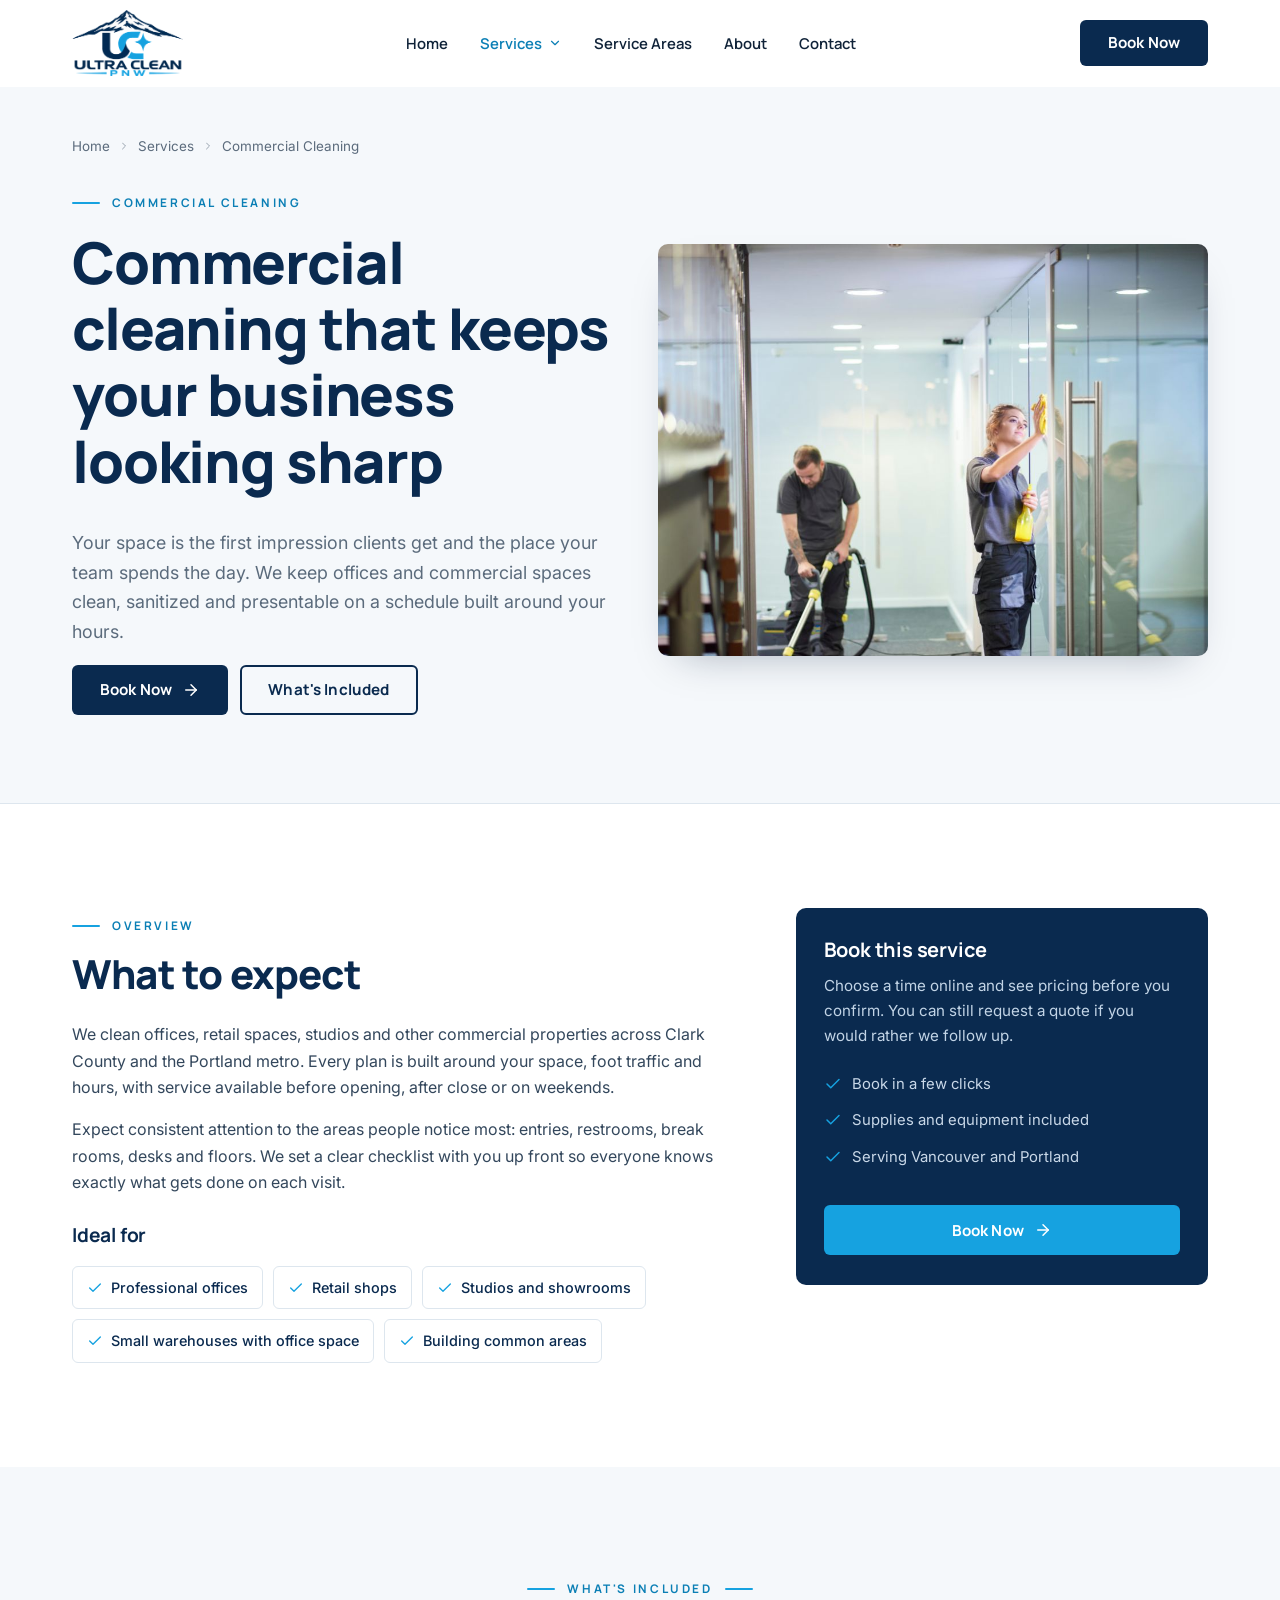
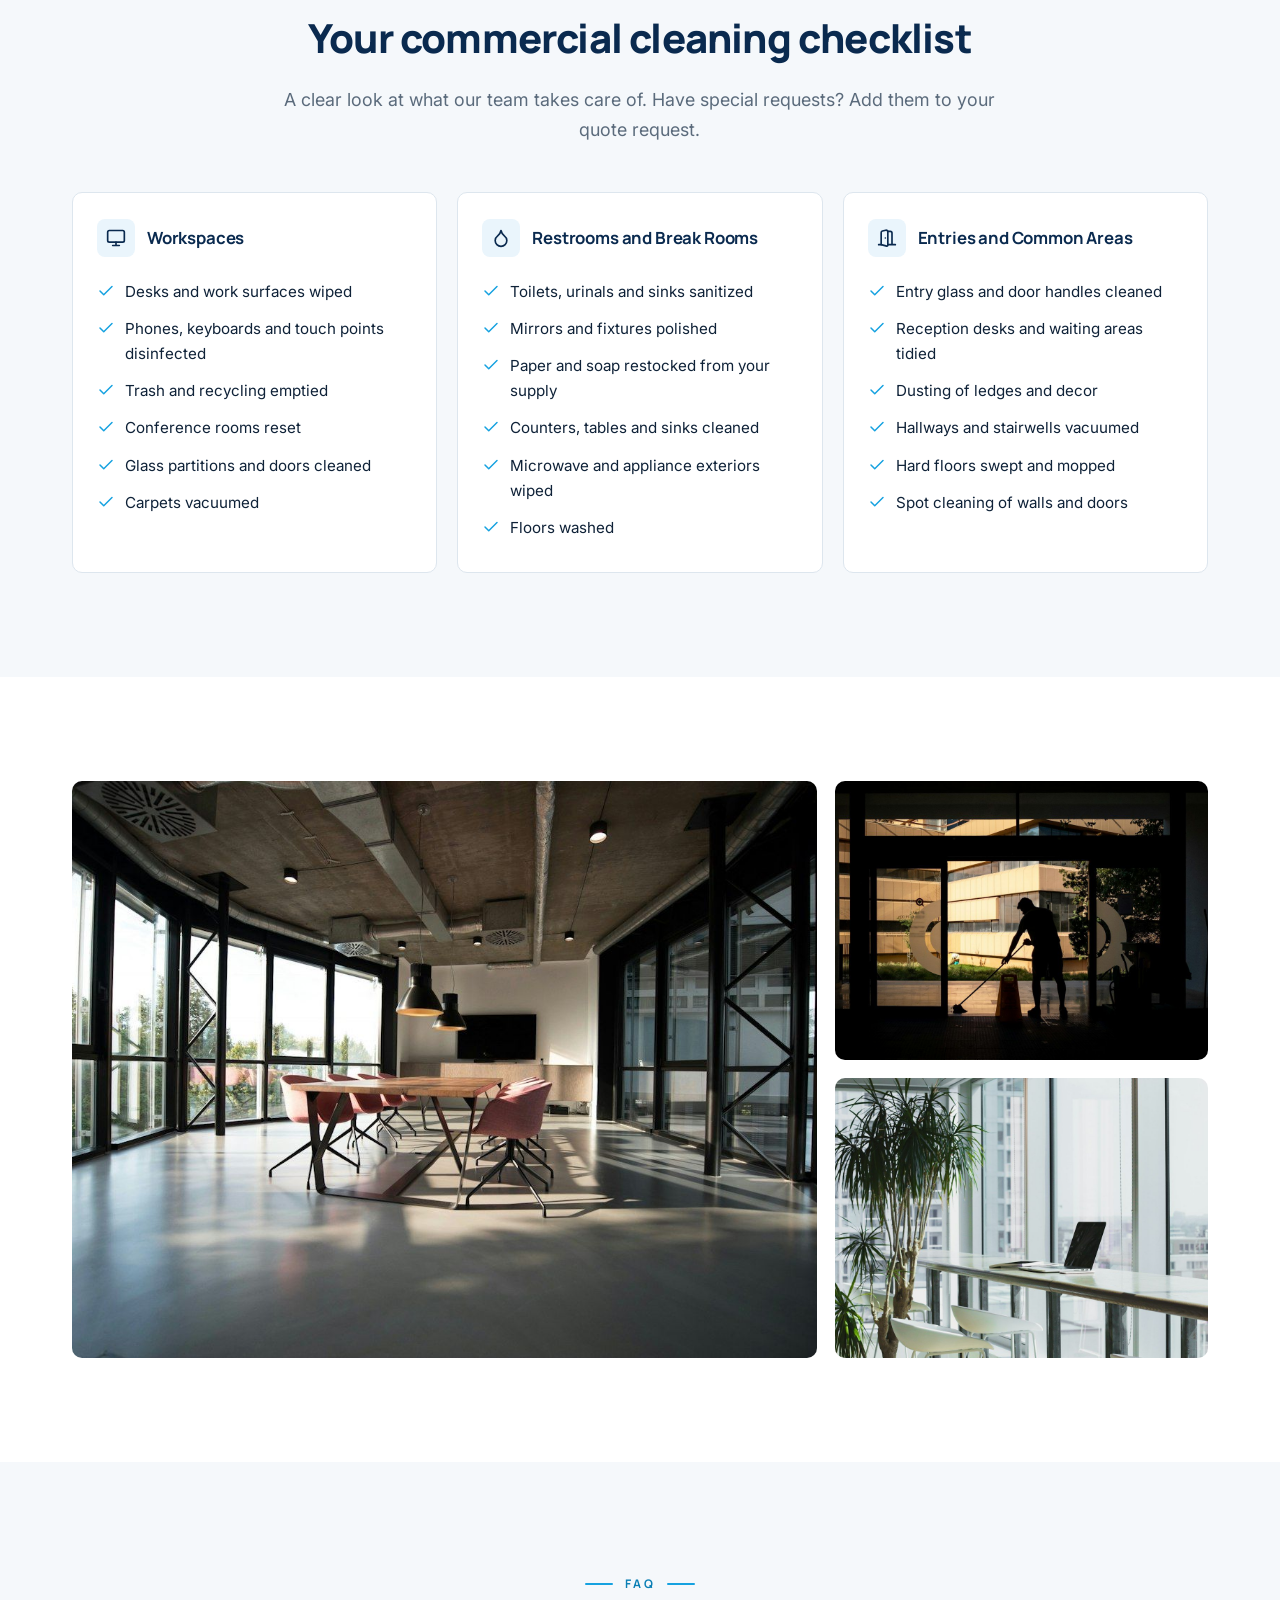
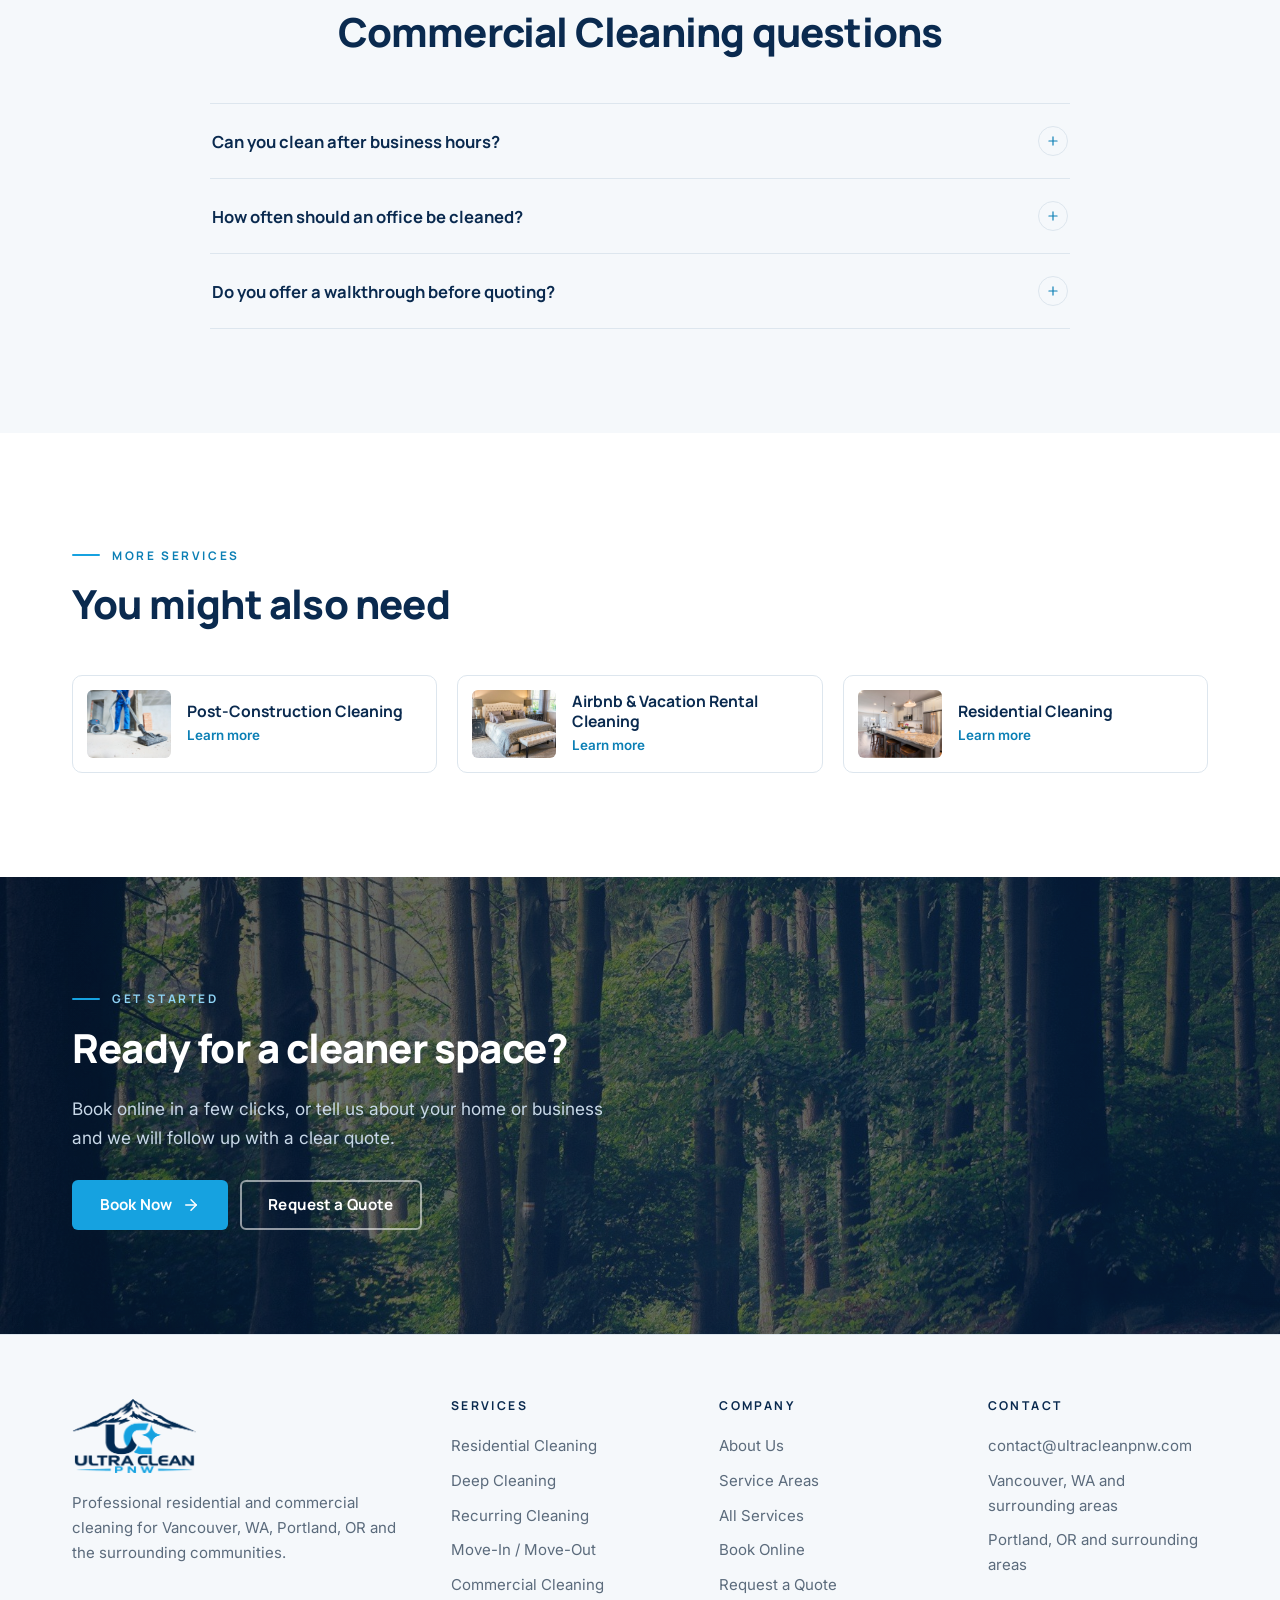
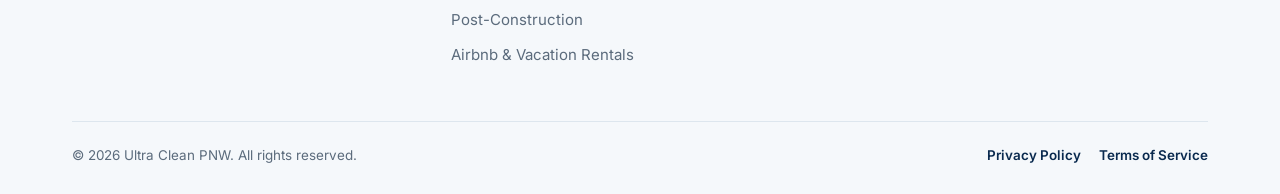
<file: services/commercial-cleaning/index.html>
<!DOCTYPE html>
<html lang="en-US" class="no-js">
<head>
<meta charset="utf-8">
<meta name="viewport" content="width=device-width, initial-scale=1, viewport-fit=cover">
<title>Commercial &amp; Office Cleaning in Vancouver, WA &amp; Portland, OR | Ultra Clean PNW</title>
<meta name="description" content="Commercial and office cleaning in Vancouver, WA and Portland, OR. Workspaces, restrooms, break rooms and entries cleaned on a schedule that fits your business. Free quote.">
<link rel="canonical" href="https://ultracleanpnw.com/services/commercial-cleaning/">
<meta name="robots" content="index, follow, max-image-preview:large">
<meta name="theme-color" content="#0a2a4f">
<meta name="author" content="Ultra Clean PNW">
<meta name="geo.region" content="US-WA">
<meta name="geo.placename" content="Vancouver, Washington">
<meta name="geo.position" content="45.6387;-122.6615">
<meta name="ICBM" content="45.6387, -122.6615">
<meta property="og:type" content="website">
<meta property="og:site_name" content="Ultra Clean PNW">
<meta property="og:locale" content="en_US">
<meta property="og:title" content="Commercial &amp; Office Cleaning in Vancouver, WA &amp; Portland, OR | Ultra Clean PNW">
<meta property="og:description" content="Commercial and office cleaning in Vancouver, WA and Portland, OR. Workspaces, restrooms, break rooms and entries cleaned on a schedule that fits your business. Free quote.">
<meta property="og:url" content="https://ultracleanpnw.com/services/commercial-cleaning/">
<meta property="og:image" content="https://ultracleanpnw.com/assets/og-image.jpg">
<meta property="og:image:width" content="1200">
<meta property="og:image:height" content="630">
<meta property="og:image:alt" content="Ultra Clean PNW logo over the Portland skyline">
<meta name="twitter:card" content="summary_large_image">
<meta name="twitter:title" content="Commercial &amp; Office Cleaning in Vancouver, WA &amp; Portland, OR | Ultra Clean PNW">
<meta name="twitter:description" content="Commercial and office cleaning in Vancouver, WA and Portland, OR. Workspaces, restrooms, break rooms and entries cleaned on a schedule that fits your business. Free quote.">
<meta name="twitter:image" content="https://ultracleanpnw.com/assets/og-image.jpg">
<link rel="icon" href="../../favicon.ico" sizes="any">
<link rel="icon" type="image/png" sizes="32x32" href="../../assets/favicon-32.png">
<link rel="icon" type="image/png" sizes="16x16" href="../../assets/favicon-16.png">
<link rel="apple-touch-icon" href="../../assets/apple-touch-icon.png">
<link rel="manifest" href="../../site.webmanifest">
<link rel="preconnect" href="https://ultracleanpnw.bookingkoala.com" crossorigin>
<link rel="dns-prefetch" href="https://ultracleanpnw.bookingkoala.com">
<link rel="preconnect" href="https://fonts.googleapis.com">
<link rel="preconnect" href="https://fonts.gstatic.com" crossorigin>
<link href="https://fonts.googleapis.com/css2?family=Inter:wght@400;500;600&family=Manrope:wght@600;700;800&display=swap" rel="stylesheet">
<link rel="stylesheet" href="../../css/styles.css">
<script type="application/ld+json">{"@context": "https://schema.org", "@type": "Service", "name": "Commercial Cleaning", "serviceType": "Commercial Cleaning", "description": "Commercial and office cleaning in Vancouver, WA and Portland, OR. Workspaces, restrooms, break rooms and entries cleaned on a schedule that fits your business. Free quote.", "url": "https://ultracleanpnw.com/services/commercial-cleaning/", "image": "https://ultracleanpnw.com/assets/img/commercial.jpg", "provider": {"@type": "HouseCleaningService", "@id": "https://ultracleanpnw.com/#business", "name": "Ultra Clean PNW", "url": "https://ultracleanpnw.com/"}, "areaServed": [{"@type": "City", "name": "Vancouver, WA"}, {"@type": "City", "name": "Camas, WA"}, {"@type": "City", "name": "Washougal, WA"}, {"@type": "City", "name": "Battle Ground, WA"}, {"@type": "City", "name": "Ridgefield, WA"}, {"@type": "City", "name": "La Center, WA"}, {"@type": "City", "name": "Brush Prairie, WA"}, {"@type": "City", "name": "Hazel Dell, WA"}, {"@type": "City", "name": "Salmon Creek, WA"}, {"@type": "City", "name": "Felida, WA"}, {"@type": "City", "name": "Orchards, WA"}, {"@type": "City", "name": "Hockinson, WA"}, {"@type": "City", "name": "Portland, OR"}, {"@type": "City", "name": "Beaverton, OR"}, {"@type": "City", "name": "Hillsboro, OR"}, {"@type": "City", "name": "Lake Oswego, OR"}, {"@type": "City", "name": "Tigard, OR"}, {"@type": "City", "name": "Tualatin, OR"}, {"@type": "City", "name": "West Linn, OR"}, {"@type": "City", "name": "Milwaukie, OR"}, {"@type": "City", "name": "Gresham, OR"}, {"@type": "City", "name": "Happy Valley, OR"}, {"@type": "City", "name": "Oregon City, OR"}, {"@type": "City", "name": "Clackamas, OR"}]}</script>
<script type="application/ld+json">{"@context": "https://schema.org", "@type": "BreadcrumbList", "itemListElement": [{"@type": "ListItem", "position": 1, "name": "Home", "item": "https://ultracleanpnw.com/"}, {"@type": "ListItem", "position": 2, "name": "Services", "item": "https://ultracleanpnw.com/services/"}, {"@type": "ListItem", "position": 3, "name": "Commercial Cleaning", "item": "https://ultracleanpnw.com/services/commercial-cleaning/"}]}</script>
<script type="application/ld+json">{"@context": "https://schema.org", "@type": "FAQPage", "mainEntity": [{"@type": "Question", "name": "Can you clean after business hours?", "acceptedAnswer": {"@type": "Answer", "text": "Yes. Most of our commercial clients prefer early morning, evening or weekend service so cleaning never interrupts the workday."}}, {"@type": "Question", "name": "How often should an office be cleaned?", "acceptedAnswer": {"@type": "Answer", "text": "It depends on size and foot traffic. Many offices choose one to three visits per week, while busier spaces may need daily service. We will recommend a schedule after a walkthrough."}}, {"@type": "Question", "name": "Do you offer a walkthrough before quoting?", "acceptedAnswer": {"@type": "Answer", "text": "Yes. For commercial spaces we prefer a quick walkthrough so we can understand the layout, priorities and access before giving an accurate quote."}}]}</script>
</head>
<body>
<a class="skip-link" href="#main">Skip to content</a>
<header class="site-header">
  <div class="container header-inner">
    <a class="brand" href="../../" aria-label="Ultra Clean PNW home">
      <img src="../../assets/logo.png" alt="Ultra Clean PNW" width="520" height="310">
    </a>
    <nav class="nav" aria-label="Main">
      <ul class="nav-list">
        <li><a class="nav-link" href="../../">Home</a></li>
        <li class="has-dropdown">
          <a class="nav-link" href="../../services/" aria-current="page">Services <svg viewBox="0 0 24 24" fill="none" stroke="currentColor" stroke-width="2" stroke-linecap="round" stroke-linejoin="round" aria-hidden="true"><path d="m6 9 6 6 6-6"/></svg></a>
          <div class="dropdown">
<a href="../../services/residential-cleaning/">Residential Cleaning</a>
<a href="../../services/deep-cleaning/">Deep Cleaning</a>
<a href="../../services/recurring-cleaning/">Recurring Cleaning</a>
<a href="../../services/move-in-move-out-cleaning/">Move-In / Move-Out</a>
<a href="../../services/commercial-cleaning/" aria-current="page">Commercial Cleaning</a>
<a href="../../services/post-construction-cleaning/">Post-Construction</a>
<a href="../../services/airbnb-vacation-rental-cleaning/">Airbnb & Vacation Rentals</a>
<a class="all" href="../../services/">View all services</a>
          </div>
        </li>
        <li><a class="nav-link" href="../../#areas">Service Areas</a></li>
        <li><a class="nav-link" href="../../#about">About</a></li>
        <li><a class="nav-link" href="../../contact/">Contact</a></li>
      </ul>
    </nav>
    <a class="btn btn-primary header-cta" href="../../book/">Book Now</a>
    <button class="menu-toggle" type="button" aria-label="Open menu" aria-expanded="false" aria-controls="mobile-nav">
      <svg class="icon-open" viewBox="0 0 24 24" fill="none" stroke="currentColor" stroke-width="2" stroke-linecap="round" stroke-linejoin="round" aria-hidden="true"><path d="M4 6h16M4 12h16M4 18h16"/></svg><svg class="icon-close" viewBox="0 0 24 24" fill="none" stroke="currentColor" stroke-width="2" stroke-linecap="round" stroke-linejoin="round" aria-hidden="true"><path d="M18 6 6 18M6 6l12 12"/></svg>
    </button>
  </div>
</header>
<nav class="mobile-nav" id="mobile-nav" aria-label="Mobile" aria-hidden="true">
  <a href="../../">Home</a>
  <span class="sub-label">Services</span>
  <div class="sub">
<a href="../../services/residential-cleaning/">Residential Cleaning</a>
<a href="../../services/deep-cleaning/">Deep Cleaning</a>
<a href="../../services/recurring-cleaning/">Recurring Cleaning</a>
<a href="../../services/move-in-move-out-cleaning/">Move-In / Move-Out</a>
<a href="../../services/commercial-cleaning/">Commercial Cleaning</a>
<a href="../../services/post-construction-cleaning/">Post-Construction</a>
<a href="../../services/airbnb-vacation-rental-cleaning/">Airbnb & Vacation Rentals</a>
  </div>
  <span class="sub-label">Company</span>
  <a href="../../services/">All Services</a>
  <a href="../../#areas">Service Areas</a>
  <a href="../../#about">About</a>
  <a href="../../contact/">Contact</a>
  <a href="../../book/">Book Online</a>
  <a class="btn btn-primary" href="../../book/">Book Now</a>
</nav>
<main id="main">

<section class="page-hero">
  <div class="container">
    <nav class="crumbs" aria-label="Breadcrumb"><a href="../../">Home</a><svg viewBox="0 0 24 24" fill="none" stroke="currentColor" stroke-width="2" stroke-linecap="round" stroke-linejoin="round" aria-hidden="true"><path d="m9 18 6-6-6-6"/></svg><a href="../">Services</a><svg viewBox="0 0 24 24" fill="none" stroke="currentColor" stroke-width="2" stroke-linecap="round" stroke-linejoin="round" aria-hidden="true"><path d="m9 18 6-6-6-6"/></svg><span>Commercial Cleaning</span></nav>
    <div class="split">
      <div>
        <span class="eyebrow">Commercial Cleaning</span>
        <h1>Commercial cleaning that keeps your business looking sharp</h1>
        <p class="lead">Your space is the first impression clients get and the place your team spends the day. We keep offices and commercial spaces clean, sanitized and presentable on a schedule built around your hours.</p>
        <div class="btn-row">
          <a class="btn btn-primary" href="../../book/">Book Now <svg viewBox="0 0 24 24" fill="none" stroke="currentColor" stroke-width="2" stroke-linecap="round" stroke-linejoin="round" aria-hidden="true"><path d="M5 12h14"/><path d="m12 5 7 7-7 7"/></svg></a>
          <a class="btn btn-outline" href="#included">What's Included</a>
        </div>
      </div>
      <div class="frame"><img src="../../assets/img/commercial.jpg" alt="Cleaning crew vacuuming and wiping glass walls in an office" width="1080" height="720" decoding="async" fetchpriority="high"></div>
    </div>
  </div>
</section>

<section class="section">
  <div class="container detail-grid">
    <div class="prose reveal">
      <span class="eyebrow">Overview</span>
      <h2>What to expect</h2>
      <p>We clean offices, retail spaces, studios and other commercial properties across Clark County and the Portland metro. Every plan is built around your space, foot traffic and hours, with service available before opening, after close or on weekends.</p><p>Expect consistent attention to the areas people notice most: entries, restrooms, break rooms, desks and floors. We set a clear checklist with you up front so everyone knows exactly what gets done on each visit.</p>
      <h3 style="margin-top:28px">Ideal for</h3>
      <ul class="ideal"><li><svg viewBox="0 0 24 24" fill="none" stroke="currentColor" stroke-width="2" stroke-linecap="round" stroke-linejoin="round" aria-hidden="true"><path d="M20 6 9 17l-5-5"/></svg>Professional offices</li><li><svg viewBox="0 0 24 24" fill="none" stroke="currentColor" stroke-width="2" stroke-linecap="round" stroke-linejoin="round" aria-hidden="true"><path d="M20 6 9 17l-5-5"/></svg>Retail shops</li><li><svg viewBox="0 0 24 24" fill="none" stroke="currentColor" stroke-width="2" stroke-linecap="round" stroke-linejoin="round" aria-hidden="true"><path d="M20 6 9 17l-5-5"/></svg>Studios and showrooms</li><li><svg viewBox="0 0 24 24" fill="none" stroke="currentColor" stroke-width="2" stroke-linecap="round" stroke-linejoin="round" aria-hidden="true"><path d="M20 6 9 17l-5-5"/></svg>Small warehouses with office space</li><li><svg viewBox="0 0 24 24" fill="none" stroke="currentColor" stroke-width="2" stroke-linecap="round" stroke-linejoin="round" aria-hidden="true"><path d="M20 6 9 17l-5-5"/></svg>Building common areas</li></ul>
    </div>
    <aside class="sticky reveal">
      <div class="aside-card">
        <h3>Book this service</h3>
        <p>Choose a time online and see pricing before you confirm. You can still request a quote if you would rather we follow up.</p>
        <ul>
          <li><svg viewBox="0 0 24 24" fill="none" stroke="currentColor" stroke-width="2" stroke-linecap="round" stroke-linejoin="round" aria-hidden="true"><path d="M20 6 9 17l-5-5"/></svg>Book in a few clicks</li>
          <li><svg viewBox="0 0 24 24" fill="none" stroke="currentColor" stroke-width="2" stroke-linecap="round" stroke-linejoin="round" aria-hidden="true"><path d="M20 6 9 17l-5-5"/></svg>Supplies and equipment included</li>
          <li><svg viewBox="0 0 24 24" fill="none" stroke="currentColor" stroke-width="2" stroke-linecap="round" stroke-linejoin="round" aria-hidden="true"><path d="M20 6 9 17l-5-5"/></svg>Serving Vancouver and Portland</li>
        </ul>
        <a class="btn btn-blue" href="../../book/">Book Now <svg viewBox="0 0 24 24" fill="none" stroke="currentColor" stroke-width="2" stroke-linecap="round" stroke-linejoin="round" aria-hidden="true"><path d="M5 12h14"/><path d="m12 5 7 7-7 7"/></svg></a>
      </div>
    </aside>
  </div>
</section>

<section class="section alt" id="included">
  <div class="container">
    <div class="section-head reveal">
      <span class="eyebrow center">What's Included</span>
      <h2>Your commercial cleaning checklist</h2>
      <p class="lead">A clear look at what our team takes care of. Have special requests? Add them to your quote request.</p>
    </div>
    <div class="included cols-3">
<div class="inc-card reveal">
  <h3><span class="ico"><svg viewBox="0 0 24 24" fill="none" stroke="currentColor" stroke-width="2" stroke-linecap="round" stroke-linejoin="round" aria-hidden="true"><rect x="2" y="3" width="20" height="14" rx="2"/><path d="M8 21h8M12 17v4"/></svg></span>Workspaces</h3>
  <ul class="checks"><li><svg viewBox="0 0 24 24" fill="none" stroke="currentColor" stroke-width="2" stroke-linecap="round" stroke-linejoin="round" aria-hidden="true"><path d="M20 6 9 17l-5-5"/></svg><span>Desks and work surfaces wiped</span></li><li><svg viewBox="0 0 24 24" fill="none" stroke="currentColor" stroke-width="2" stroke-linecap="round" stroke-linejoin="round" aria-hidden="true"><path d="M20 6 9 17l-5-5"/></svg><span>Phones, keyboards and touch points disinfected</span></li><li><svg viewBox="0 0 24 24" fill="none" stroke="currentColor" stroke-width="2" stroke-linecap="round" stroke-linejoin="round" aria-hidden="true"><path d="M20 6 9 17l-5-5"/></svg><span>Trash and recycling emptied</span></li><li><svg viewBox="0 0 24 24" fill="none" stroke="currentColor" stroke-width="2" stroke-linecap="round" stroke-linejoin="round" aria-hidden="true"><path d="M20 6 9 17l-5-5"/></svg><span>Conference rooms reset</span></li><li><svg viewBox="0 0 24 24" fill="none" stroke="currentColor" stroke-width="2" stroke-linecap="round" stroke-linejoin="round" aria-hidden="true"><path d="M20 6 9 17l-5-5"/></svg><span>Glass partitions and doors cleaned</span></li><li><svg viewBox="0 0 24 24" fill="none" stroke="currentColor" stroke-width="2" stroke-linecap="round" stroke-linejoin="round" aria-hidden="true"><path d="M20 6 9 17l-5-5"/></svg><span>Carpets vacuumed</span></li></ul>
</div>
<div class="inc-card reveal">
  <h3><span class="ico"><svg viewBox="0 0 24 24" fill="none" stroke="currentColor" stroke-width="2" stroke-linecap="round" stroke-linejoin="round" aria-hidden="true"><path d="M12 22a7 7 0 0 0 7-7c0-2-1-3.9-3-5.5s-3.5-4-4-6.5c-.5 2.5-2 4.9-4 6.5C6 11.1 5 13 5 15a7 7 0 0 0 7 7z"/></svg></span>Restrooms and Break Rooms</h3>
  <ul class="checks"><li><svg viewBox="0 0 24 24" fill="none" stroke="currentColor" stroke-width="2" stroke-linecap="round" stroke-linejoin="round" aria-hidden="true"><path d="M20 6 9 17l-5-5"/></svg><span>Toilets, urinals and sinks sanitized</span></li><li><svg viewBox="0 0 24 24" fill="none" stroke="currentColor" stroke-width="2" stroke-linecap="round" stroke-linejoin="round" aria-hidden="true"><path d="M20 6 9 17l-5-5"/></svg><span>Mirrors and fixtures polished</span></li><li><svg viewBox="0 0 24 24" fill="none" stroke="currentColor" stroke-width="2" stroke-linecap="round" stroke-linejoin="round" aria-hidden="true"><path d="M20 6 9 17l-5-5"/></svg><span>Paper and soap restocked from your supply</span></li><li><svg viewBox="0 0 24 24" fill="none" stroke="currentColor" stroke-width="2" stroke-linecap="round" stroke-linejoin="round" aria-hidden="true"><path d="M20 6 9 17l-5-5"/></svg><span>Counters, tables and sinks cleaned</span></li><li><svg viewBox="0 0 24 24" fill="none" stroke="currentColor" stroke-width="2" stroke-linecap="round" stroke-linejoin="round" aria-hidden="true"><path d="M20 6 9 17l-5-5"/></svg><span>Microwave and appliance exteriors wiped</span></li><li><svg viewBox="0 0 24 24" fill="none" stroke="currentColor" stroke-width="2" stroke-linecap="round" stroke-linejoin="round" aria-hidden="true"><path d="M20 6 9 17l-5-5"/></svg><span>Floors washed</span></li></ul>
</div>
<div class="inc-card reveal">
  <h3><span class="ico"><svg viewBox="0 0 24 24" fill="none" stroke="currentColor" stroke-width="2" stroke-linecap="round" stroke-linejoin="round" aria-hidden="true"><path d="M13 4h3a2 2 0 0 1 2 2v14M2 20h3M13 20h9M10 12v.01"/><path d="M13 4.562v16.157a1 1 0 0 1-1.242.97L5 20V5.562a2 2 0 0 1 1.515-1.94l4-1A2 2 0 0 1 13 4.561Z"/></svg></span>Entries and Common Areas</h3>
  <ul class="checks"><li><svg viewBox="0 0 24 24" fill="none" stroke="currentColor" stroke-width="2" stroke-linecap="round" stroke-linejoin="round" aria-hidden="true"><path d="M20 6 9 17l-5-5"/></svg><span>Entry glass and door handles cleaned</span></li><li><svg viewBox="0 0 24 24" fill="none" stroke="currentColor" stroke-width="2" stroke-linecap="round" stroke-linejoin="round" aria-hidden="true"><path d="M20 6 9 17l-5-5"/></svg><span>Reception desks and waiting areas tidied</span></li><li><svg viewBox="0 0 24 24" fill="none" stroke="currentColor" stroke-width="2" stroke-linecap="round" stroke-linejoin="round" aria-hidden="true"><path d="M20 6 9 17l-5-5"/></svg><span>Dusting of ledges and decor</span></li><li><svg viewBox="0 0 24 24" fill="none" stroke="currentColor" stroke-width="2" stroke-linecap="round" stroke-linejoin="round" aria-hidden="true"><path d="M20 6 9 17l-5-5"/></svg><span>Hallways and stairwells vacuumed</span></li><li><svg viewBox="0 0 24 24" fill="none" stroke="currentColor" stroke-width="2" stroke-linecap="round" stroke-linejoin="round" aria-hidden="true"><path d="M20 6 9 17l-5-5"/></svg><span>Hard floors swept and mopped</span></li><li><svg viewBox="0 0 24 24" fill="none" stroke="currentColor" stroke-width="2" stroke-linecap="round" stroke-linejoin="round" aria-hidden="true"><path d="M20 6 9 17l-5-5"/></svg><span>Spot cleaning of walls and doors</span></li></ul>
</div>
    </div>
  </div>
</section>

<section class="section">
  <div class="container">
    <div class="gallery reveal">
<figure><img src="../../assets/img/office.jpg" alt="Clean open office with workstations and natural light" width="1200" height="801" loading="lazy" decoding="async"></figure>
<figure><img src="../../assets/img/office-night.jpg" alt="Cleaner mopping an office floor after hours" width="1200" height="800" loading="lazy" decoding="async"></figure>
<figure><img src="../../assets/img/office-desk.jpg" alt="Tidy office desk area with plants and windows" width="1200" height="800" loading="lazy" decoding="async"></figure>
    </div>
  </div>
</section>

<section class="section alt">
  <div class="container">
    <div class="section-head reveal">
      <span class="eyebrow center">FAQ</span>
      <h2>Commercial Cleaning questions</h2>
    </div>
    <div class="faq">
<details>
  <summary>Can you clean after business hours?<span class="pm"><svg viewBox="0 0 24 24" fill="none" stroke="currentColor" stroke-width="2" stroke-linecap="round" stroke-linejoin="round" aria-hidden="true"><path d="M12 5v14M5 12h14"/></svg></span></summary>
  <div class="answer"><p>Yes. Most of our commercial clients prefer early morning, evening or weekend service so cleaning never interrupts the workday.</p></div>
</details>
<details>
  <summary>How often should an office be cleaned?<span class="pm"><svg viewBox="0 0 24 24" fill="none" stroke="currentColor" stroke-width="2" stroke-linecap="round" stroke-linejoin="round" aria-hidden="true"><path d="M12 5v14M5 12h14"/></svg></span></summary>
  <div class="answer"><p>It depends on size and foot traffic. Many offices choose one to three visits per week, while busier spaces may need daily service. We will recommend a schedule after a walkthrough.</p></div>
</details>
<details>
  <summary>Do you offer a walkthrough before quoting?<span class="pm"><svg viewBox="0 0 24 24" fill="none" stroke="currentColor" stroke-width="2" stroke-linecap="round" stroke-linejoin="round" aria-hidden="true"><path d="M12 5v14M5 12h14"/></svg></span></summary>
  <div class="answer"><p>Yes. For commercial spaces we prefer a quick walkthrough so we can understand the layout, priorities and access before giving an accurate quote.</p></div>
</details>
</div>
  </div>
</section>

<section class="section">
  <div class="container">
    <div class="section-head left reveal">
      <span class="eyebrow">More Services</span>
      <h2>You might also need</h2>
    </div>
    <div class="related">
<a href="../post-construction-cleaning/"><img src="../../assets/img/construction-vacuum.jpg" alt="Cleaner vacuuming construction dust from a new concrete floor" width="1000" height="668" loading="lazy" decoding="async"><div><strong>Post-Construction Cleaning</strong><span>Learn more</span></div></a>
<a href="../airbnb-vacation-rental-cleaning/"><img src="../../assets/img/rental-bedroom.jpg" alt="Freshly made bed with crisp linens in a rental bedroom" width="1200" height="800" loading="lazy" decoding="async"><div><strong>Airbnb & Vacation Rental Cleaning</strong><span>Learn more</span></div></a>
<a href="../residential-cleaning/"><img src="../../assets/img/residential.jpg" alt="Bright, freshly cleaned open kitchen and dining area" width="1080" height="720" loading="lazy" decoding="async"><div><strong>Residential Cleaning</strong><span>Learn more</span></div></a>
    </div>
  </div>
</section>
<section class="cta-band">
  <img src="../../assets/img/forest.jpg" alt="" width="1800" height="1199" loading="lazy" decoding="async">
  <div class="container">
    <span class="eyebrow light">Get started</span>
    <h2>Ready for a cleaner space?</h2>
    <p>Book online in a few clicks, or tell us about your home or business and we will follow up with a clear quote.</p>
    <div class="btn-row">
      <a class="btn btn-blue" href="../../book/">Book Now <svg viewBox="0 0 24 24" fill="none" stroke="currentColor" stroke-width="2" stroke-linecap="round" stroke-linejoin="round" aria-hidden="true"><path d="M5 12h14"/><path d="m12 5 7 7-7 7"/></svg></a>
      <a class="btn btn-ghost-light" href="../../contact/">Request a Quote</a>
    </div>
  </div>
</section>
</main>
<footer class="site-footer">
  <div class="container">
    <div class="footer-grid">
      <div class="footer-brand">
        <img src="../../assets/logo.png" alt="Ultra Clean PNW" width="520" height="310" loading="lazy">
        <p>Professional residential and commercial cleaning for Vancouver, WA, Portland, OR and the surrounding communities.</p>
      </div>
      <div>
        <h4>Services</h4>
        <ul>
<li><a href="../../services/residential-cleaning/">Residential Cleaning</a></li>
<li><a href="../../services/deep-cleaning/">Deep Cleaning</a></li>
<li><a href="../../services/recurring-cleaning/">Recurring Cleaning</a></li>
<li><a href="../../services/move-in-move-out-cleaning/">Move-In / Move-Out</a></li>
<li><a href="../../services/commercial-cleaning/">Commercial Cleaning</a></li>
<li><a href="../../services/post-construction-cleaning/">Post-Construction</a></li>
<li><a href="../../services/airbnb-vacation-rental-cleaning/">Airbnb & Vacation Rentals</a></li>
        </ul>
      </div>
      <div>
        <h4>Company</h4>
        <ul>
          <li><a href="../../#about">About Us</a></li>
          <li><a href="../../#areas">Service Areas</a></li>
          <li><a href="../../services/">All Services</a></li>
          <li><a href="../../book/">Book Online</a></li>
          <li><a href="../../contact/">Request a Quote</a></li>
        </ul>
      </div>
      <div>
        <h4>Contact</h4>
        <ul>
          
          <li><a href="mailto:contact@ultracleanpnw.com">contact@ultracleanpnw.com</a></li>
          <li><span>Vancouver, WA and surrounding areas</span></li>
          <li><span>Portland, OR and surrounding areas</span></li>
        </ul>
      </div>
    </div>
    <div class="footer-bottom">
      <span>&copy; <span data-year>2026</span> Ultra Clean PNW. All rights reserved.</span>
      <span class="footer-legal"><a href="../../privacy/">Privacy Policy</a><a href="../../terms/">Terms of Service</a></span>
    </div>
  </div>
</footer>
<div class="quick-bar" aria-label="Quick actions">
  <a class="btn btn-primary" href="../../book/">Book Now</a>
  <a class="btn btn-outline" href="mailto:contact@ultracleanpnw.com"><svg viewBox="0 0 24 24" fill="none" stroke="currentColor" stroke-width="2" stroke-linecap="round" stroke-linejoin="round" aria-hidden="true"><rect x="2" y="4" width="20" height="16" rx="2"/><path d="m22 7-8.97 5.7a1.94 1.94 0 0 1-2.06 0L2 7"/></svg>Email</a>
</div>
<script src="../../js/main.js" defer></script>
</body>
</html>
</file>
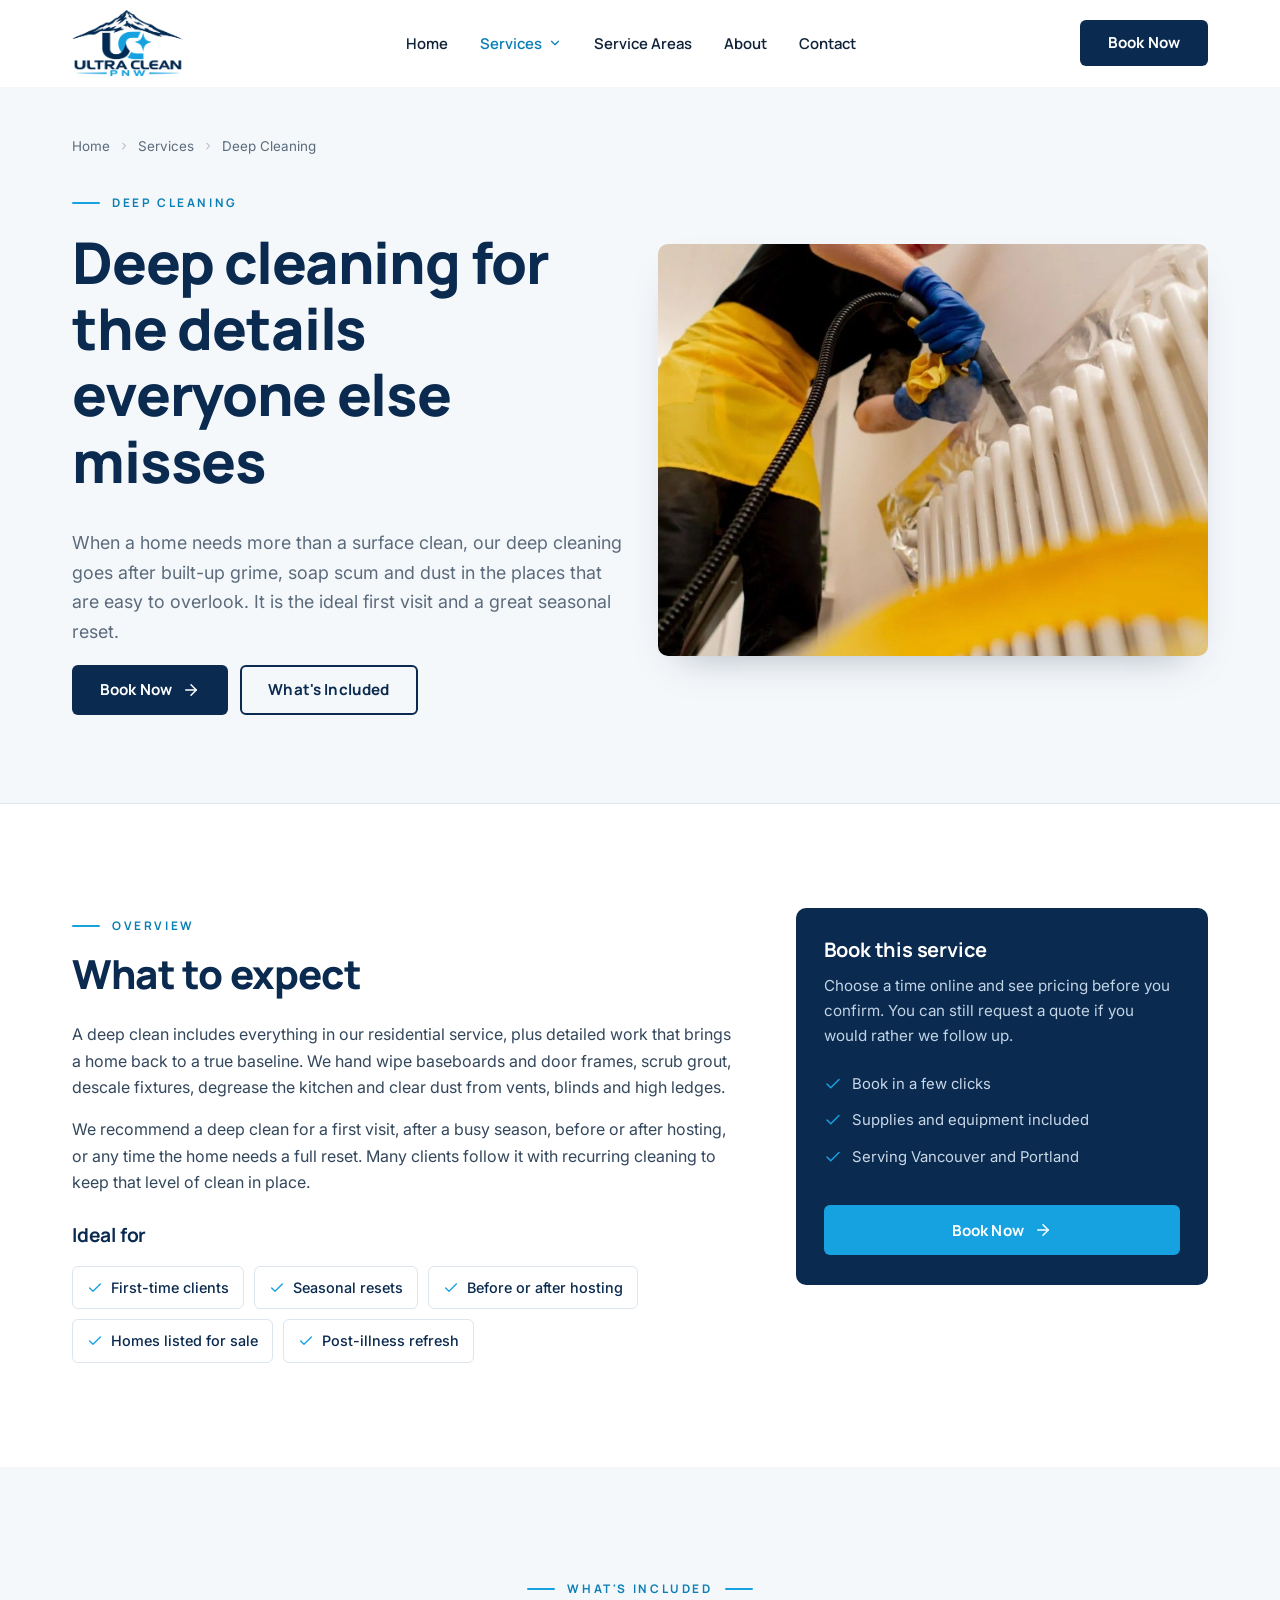
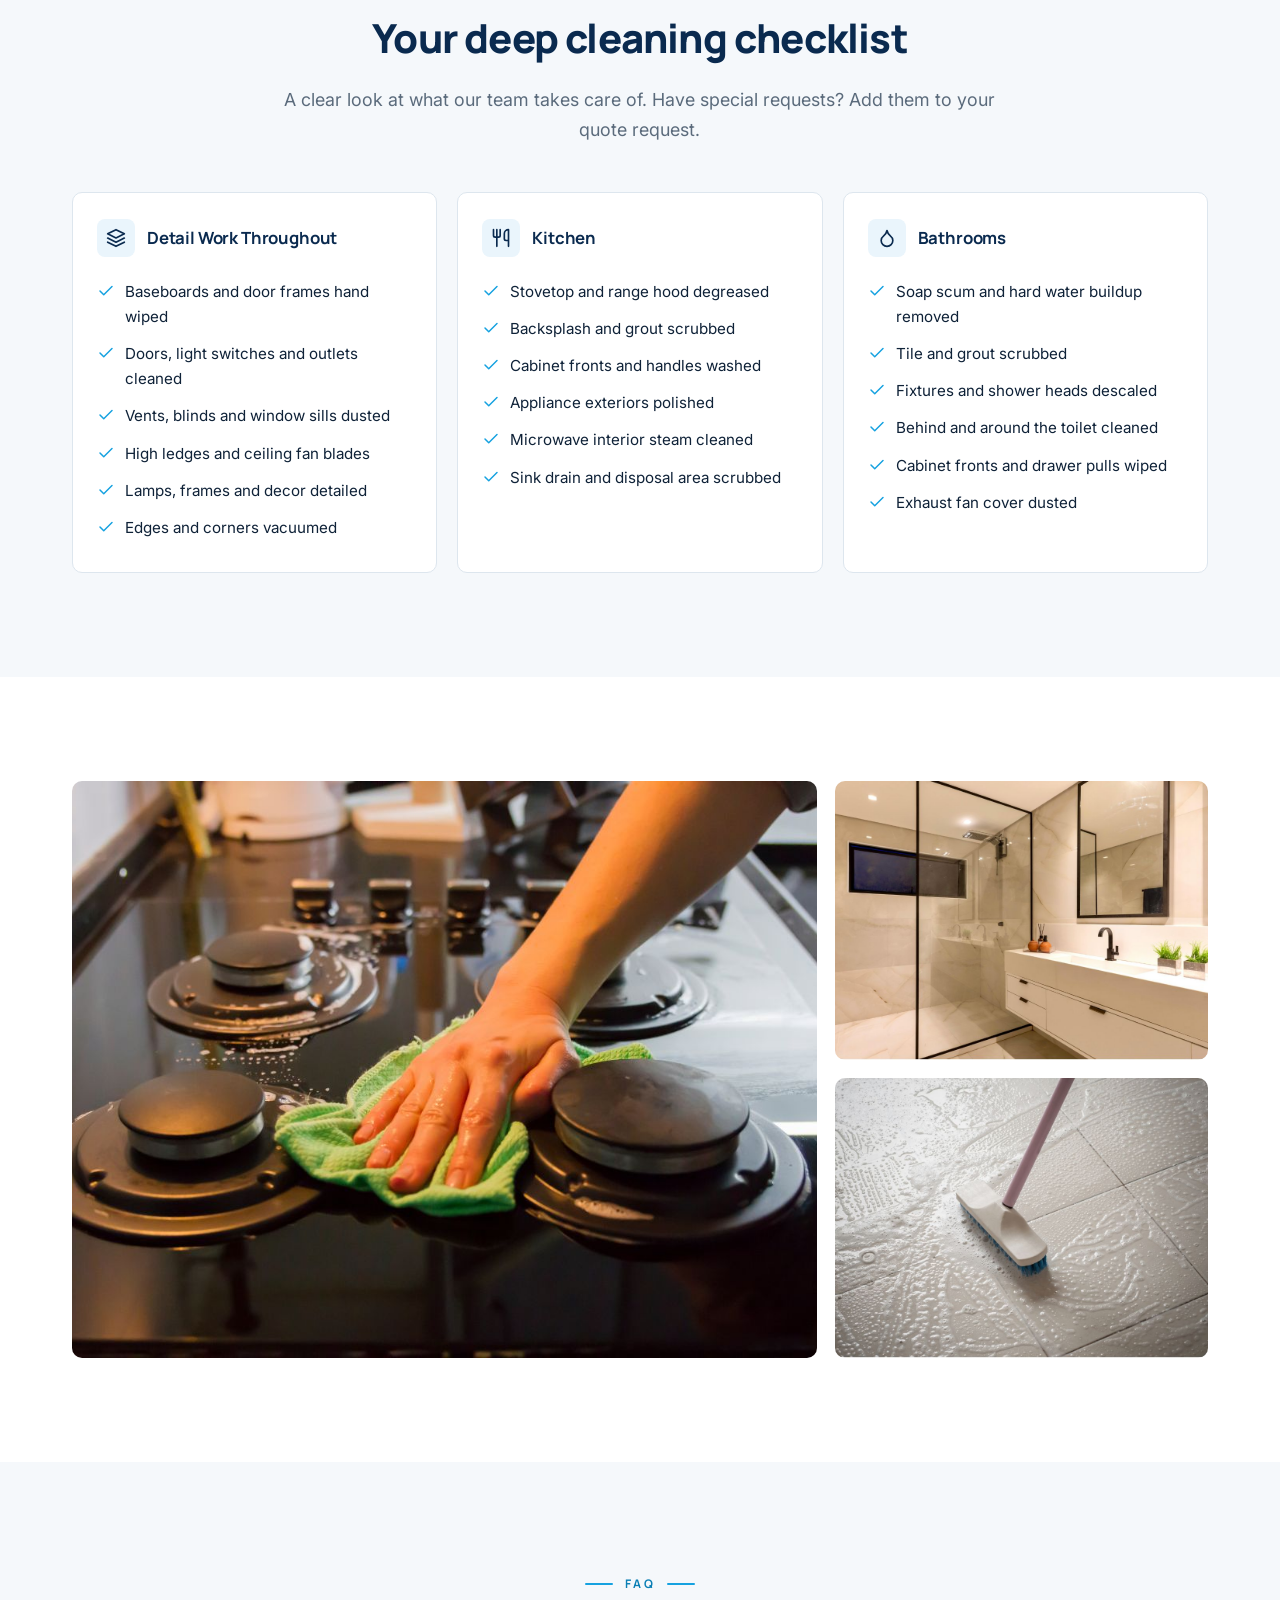
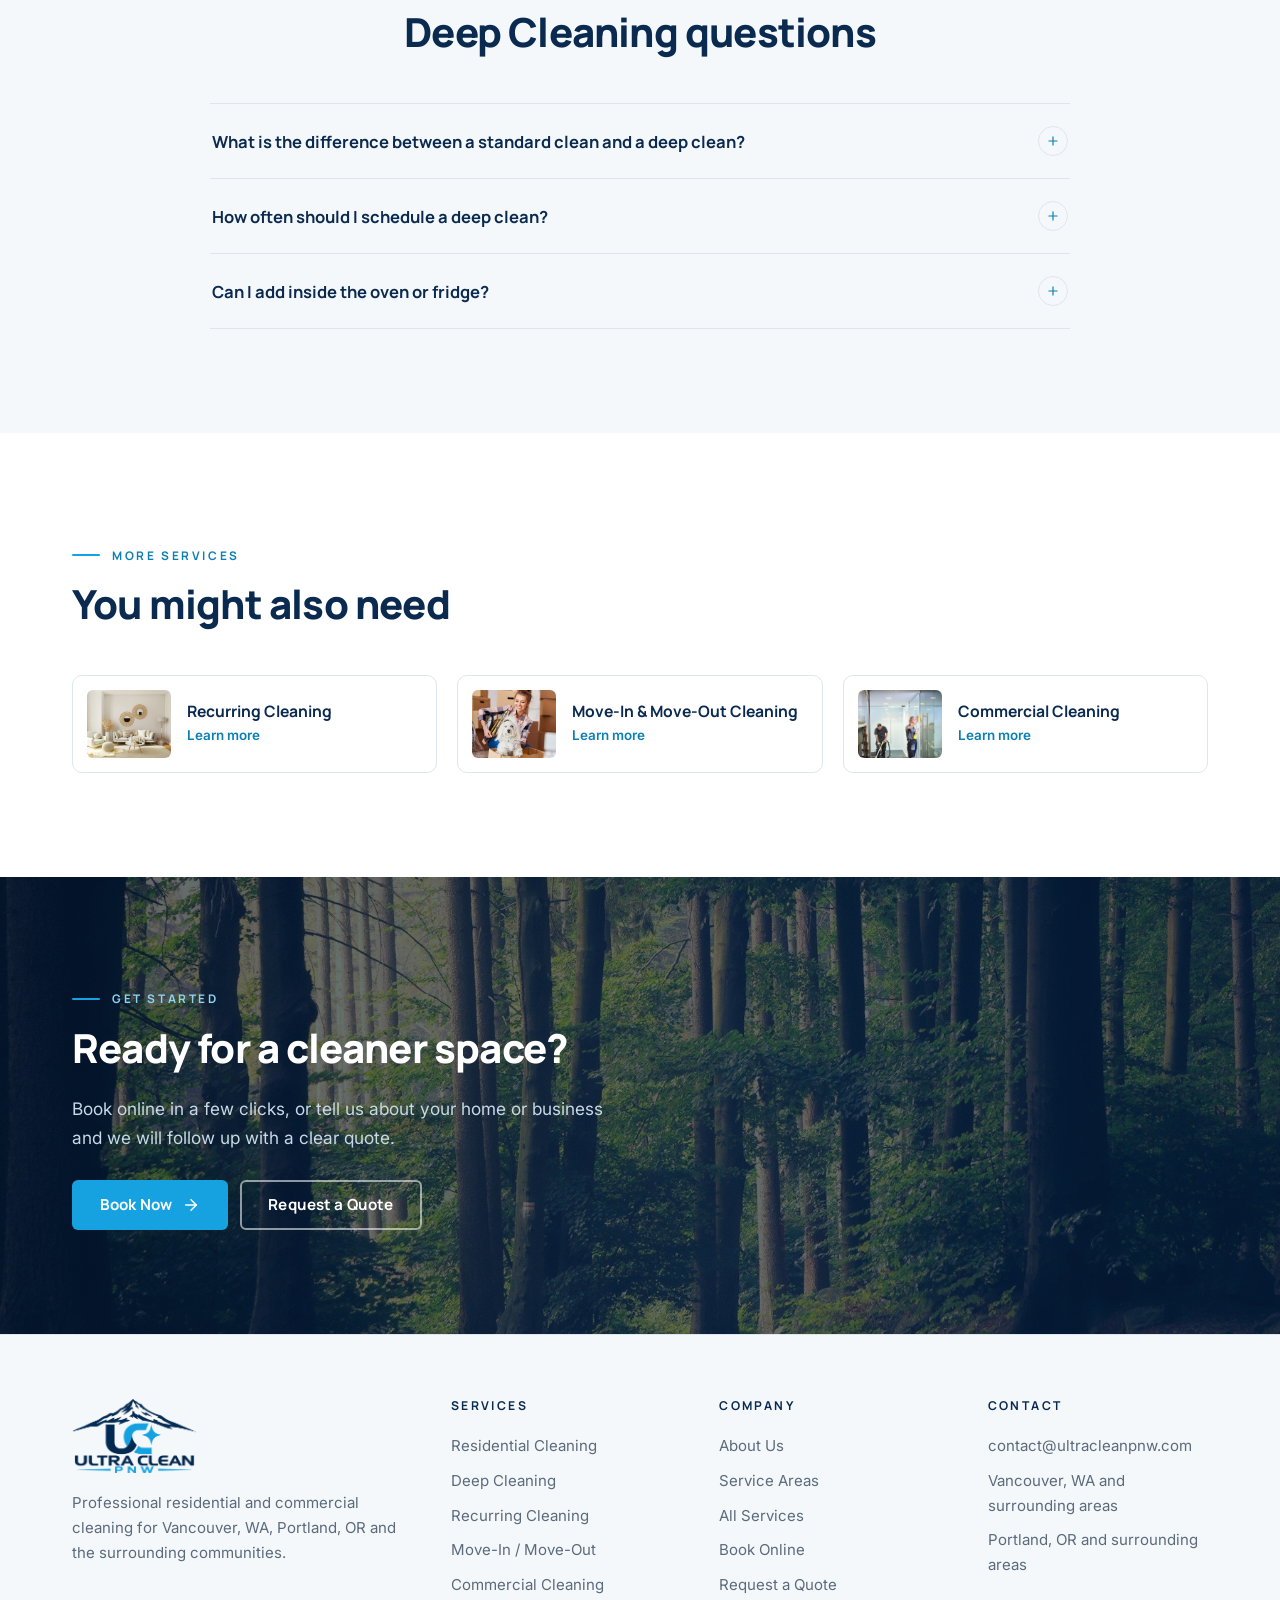
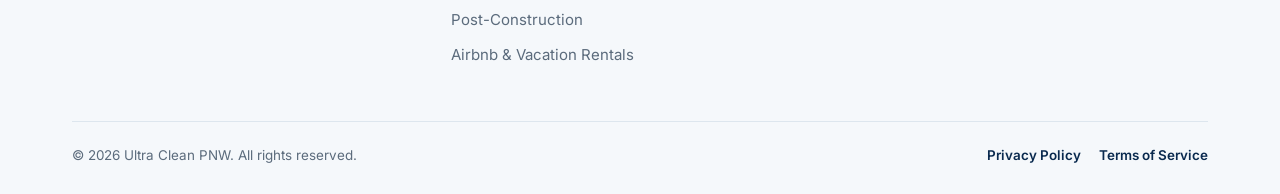
<file: services/deep-cleaning/index.html>
<!DOCTYPE html>
<html lang="en-US" class="no-js">
<head>
<meta charset="utf-8">
<meta name="viewport" content="width=device-width, initial-scale=1, viewport-fit=cover">
<title>Deep Cleaning Services in Vancouver, WA &amp; Portland, OR | Ultra Clean PNW</title>
<meta name="description" content="Top-to-bottom deep cleaning in Vancouver, WA and Portland, OR. Baseboards, grout, fixtures, vents and built-up grime handled in detail. Request a free deep clean quote.">
<link rel="canonical" href="https://ultracleanpnw.com/services/deep-cleaning/">
<meta name="robots" content="index, follow, max-image-preview:large">
<meta name="theme-color" content="#0a2a4f">
<meta name="author" content="Ultra Clean PNW">
<meta name="geo.region" content="US-WA">
<meta name="geo.placename" content="Vancouver, Washington">
<meta name="geo.position" content="45.6387;-122.6615">
<meta name="ICBM" content="45.6387, -122.6615">
<meta property="og:type" content="website">
<meta property="og:site_name" content="Ultra Clean PNW">
<meta property="og:locale" content="en_US">
<meta property="og:title" content="Deep Cleaning Services in Vancouver, WA &amp; Portland, OR | Ultra Clean PNW">
<meta property="og:description" content="Top-to-bottom deep cleaning in Vancouver, WA and Portland, OR. Baseboards, grout, fixtures, vents and built-up grime handled in detail. Request a free deep clean quote.">
<meta property="og:url" content="https://ultracleanpnw.com/services/deep-cleaning/">
<meta property="og:image" content="https://ultracleanpnw.com/assets/og-image.jpg">
<meta property="og:image:width" content="1200">
<meta property="og:image:height" content="630">
<meta property="og:image:alt" content="Ultra Clean PNW logo over the Portland skyline">
<meta name="twitter:card" content="summary_large_image">
<meta name="twitter:title" content="Deep Cleaning Services in Vancouver, WA &amp; Portland, OR | Ultra Clean PNW">
<meta name="twitter:description" content="Top-to-bottom deep cleaning in Vancouver, WA and Portland, OR. Baseboards, grout, fixtures, vents and built-up grime handled in detail. Request a free deep clean quote.">
<meta name="twitter:image" content="https://ultracleanpnw.com/assets/og-image.jpg">
<link rel="icon" href="../../favicon.ico" sizes="any">
<link rel="icon" type="image/png" sizes="32x32" href="../../assets/favicon-32.png">
<link rel="icon" type="image/png" sizes="16x16" href="../../assets/favicon-16.png">
<link rel="apple-touch-icon" href="../../assets/apple-touch-icon.png">
<link rel="manifest" href="../../site.webmanifest">
<link rel="preconnect" href="https://ultracleanpnw.bookingkoala.com" crossorigin>
<link rel="dns-prefetch" href="https://ultracleanpnw.bookingkoala.com">
<link rel="preconnect" href="https://fonts.googleapis.com">
<link rel="preconnect" href="https://fonts.gstatic.com" crossorigin>
<link href="https://fonts.googleapis.com/css2?family=Inter:wght@400;500;600&family=Manrope:wght@600;700;800&display=swap" rel="stylesheet">
<link rel="stylesheet" href="../../css/styles.css">
<script type="application/ld+json">{"@context": "https://schema.org", "@type": "Service", "name": "Deep Cleaning", "serviceType": "Deep Cleaning", "description": "Top-to-bottom deep cleaning in Vancouver, WA and Portland, OR. Baseboards, grout, fixtures, vents and built-up grime handled in detail. Request a free deep clean quote.", "url": "https://ultracleanpnw.com/services/deep-cleaning/", "image": "https://ultracleanpnw.com/assets/img/deep-clean.jpg", "provider": {"@type": "HouseCleaningService", "@id": "https://ultracleanpnw.com/#business", "name": "Ultra Clean PNW", "url": "https://ultracleanpnw.com/"}, "areaServed": [{"@type": "City", "name": "Vancouver, WA"}, {"@type": "City", "name": "Camas, WA"}, {"@type": "City", "name": "Washougal, WA"}, {"@type": "City", "name": "Battle Ground, WA"}, {"@type": "City", "name": "Ridgefield, WA"}, {"@type": "City", "name": "La Center, WA"}, {"@type": "City", "name": "Brush Prairie, WA"}, {"@type": "City", "name": "Hazel Dell, WA"}, {"@type": "City", "name": "Salmon Creek, WA"}, {"@type": "City", "name": "Felida, WA"}, {"@type": "City", "name": "Orchards, WA"}, {"@type": "City", "name": "Hockinson, WA"}, {"@type": "City", "name": "Portland, OR"}, {"@type": "City", "name": "Beaverton, OR"}, {"@type": "City", "name": "Hillsboro, OR"}, {"@type": "City", "name": "Lake Oswego, OR"}, {"@type": "City", "name": "Tigard, OR"}, {"@type": "City", "name": "Tualatin, OR"}, {"@type": "City", "name": "West Linn, OR"}, {"@type": "City", "name": "Milwaukie, OR"}, {"@type": "City", "name": "Gresham, OR"}, {"@type": "City", "name": "Happy Valley, OR"}, {"@type": "City", "name": "Oregon City, OR"}, {"@type": "City", "name": "Clackamas, OR"}]}</script>
<script type="application/ld+json">{"@context": "https://schema.org", "@type": "BreadcrumbList", "itemListElement": [{"@type": "ListItem", "position": 1, "name": "Home", "item": "https://ultracleanpnw.com/"}, {"@type": "ListItem", "position": 2, "name": "Services", "item": "https://ultracleanpnw.com/services/"}, {"@type": "ListItem", "position": 3, "name": "Deep Cleaning", "item": "https://ultracleanpnw.com/services/deep-cleaning/"}]}</script>
<script type="application/ld+json">{"@context": "https://schema.org", "@type": "FAQPage", "mainEntity": [{"@type": "Question", "name": "What is the difference between a standard clean and a deep clean?", "acceptedAnswer": {"@type": "Answer", "text": "A standard clean maintains a home that is already in good shape. A deep clean adds detailed tasks like baseboards, grout, fixtures, vents and built-up grime, so it takes longer and covers more ground."}}, {"@type": "Question", "name": "How often should I schedule a deep clean?", "acceptedAnswer": {"@type": "Answer", "text": "Most households benefit from a deep clean two to four times a year, or as a first visit before starting a recurring plan."}}, {"@type": "Question", "name": "Can I add inside the oven or fridge?", "acceptedAnswer": {"@type": "Answer", "text": "Yes. Inside the oven, inside the fridge and interior windows can be added to any deep clean. Just mention them when you request your quote."}}]}</script>
</head>
<body>
<a class="skip-link" href="#main">Skip to content</a>
<header class="site-header">
  <div class="container header-inner">
    <a class="brand" href="../../" aria-label="Ultra Clean PNW home">
      <img src="../../assets/logo.png" alt="Ultra Clean PNW" width="520" height="310">
    </a>
    <nav class="nav" aria-label="Main">
      <ul class="nav-list">
        <li><a class="nav-link" href="../../">Home</a></li>
        <li class="has-dropdown">
          <a class="nav-link" href="../../services/" aria-current="page">Services <svg viewBox="0 0 24 24" fill="none" stroke="currentColor" stroke-width="2" stroke-linecap="round" stroke-linejoin="round" aria-hidden="true"><path d="m6 9 6 6 6-6"/></svg></a>
          <div class="dropdown">
<a href="../../services/residential-cleaning/">Residential Cleaning</a>
<a href="../../services/deep-cleaning/" aria-current="page">Deep Cleaning</a>
<a href="../../services/recurring-cleaning/">Recurring Cleaning</a>
<a href="../../services/move-in-move-out-cleaning/">Move-In / Move-Out</a>
<a href="../../services/commercial-cleaning/">Commercial Cleaning</a>
<a href="../../services/post-construction-cleaning/">Post-Construction</a>
<a href="../../services/airbnb-vacation-rental-cleaning/">Airbnb & Vacation Rentals</a>
<a class="all" href="../../services/">View all services</a>
          </div>
        </li>
        <li><a class="nav-link" href="../../#areas">Service Areas</a></li>
        <li><a class="nav-link" href="../../#about">About</a></li>
        <li><a class="nav-link" href="../../contact/">Contact</a></li>
      </ul>
    </nav>
    <a class="btn btn-primary header-cta" href="../../book/">Book Now</a>
    <button class="menu-toggle" type="button" aria-label="Open menu" aria-expanded="false" aria-controls="mobile-nav">
      <svg class="icon-open" viewBox="0 0 24 24" fill="none" stroke="currentColor" stroke-width="2" stroke-linecap="round" stroke-linejoin="round" aria-hidden="true"><path d="M4 6h16M4 12h16M4 18h16"/></svg><svg class="icon-close" viewBox="0 0 24 24" fill="none" stroke="currentColor" stroke-width="2" stroke-linecap="round" stroke-linejoin="round" aria-hidden="true"><path d="M18 6 6 18M6 6l12 12"/></svg>
    </button>
  </div>
</header>
<nav class="mobile-nav" id="mobile-nav" aria-label="Mobile" aria-hidden="true">
  <a href="../../">Home</a>
  <span class="sub-label">Services</span>
  <div class="sub">
<a href="../../services/residential-cleaning/">Residential Cleaning</a>
<a href="../../services/deep-cleaning/">Deep Cleaning</a>
<a href="../../services/recurring-cleaning/">Recurring Cleaning</a>
<a href="../../services/move-in-move-out-cleaning/">Move-In / Move-Out</a>
<a href="../../services/commercial-cleaning/">Commercial Cleaning</a>
<a href="../../services/post-construction-cleaning/">Post-Construction</a>
<a href="../../services/airbnb-vacation-rental-cleaning/">Airbnb & Vacation Rentals</a>
  </div>
  <span class="sub-label">Company</span>
  <a href="../../services/">All Services</a>
  <a href="../../#areas">Service Areas</a>
  <a href="../../#about">About</a>
  <a href="../../contact/">Contact</a>
  <a href="../../book/">Book Online</a>
  <a class="btn btn-primary" href="../../book/">Book Now</a>
</nav>
<main id="main">

<section class="page-hero">
  <div class="container">
    <nav class="crumbs" aria-label="Breadcrumb"><a href="../../">Home</a><svg viewBox="0 0 24 24" fill="none" stroke="currentColor" stroke-width="2" stroke-linecap="round" stroke-linejoin="round" aria-hidden="true"><path d="m9 18 6-6-6-6"/></svg><a href="../">Services</a><svg viewBox="0 0 24 24" fill="none" stroke="currentColor" stroke-width="2" stroke-linecap="round" stroke-linejoin="round" aria-hidden="true"><path d="m9 18 6-6-6-6"/></svg><span>Deep Cleaning</span></nav>
    <div class="split">
      <div>
        <span class="eyebrow">Deep Cleaning</span>
        <h1>Deep cleaning for the details everyone else misses</h1>
        <p class="lead">When a home needs more than a surface clean, our deep cleaning goes after built-up grime, soap scum and dust in the places that are easy to overlook. It is the ideal first visit and a great seasonal reset.</p>
        <div class="btn-row">
          <a class="btn btn-primary" href="../../book/">Book Now <svg viewBox="0 0 24 24" fill="none" stroke="currentColor" stroke-width="2" stroke-linecap="round" stroke-linejoin="round" aria-hidden="true"><path d="M5 12h14"/><path d="m12 5 7 7-7 7"/></svg></a>
          <a class="btn btn-outline" href="#included">What's Included</a>
        </div>
      </div>
      <div class="frame"><img src="../../assets/img/deep-clean.jpg" alt="Cleaner using a steam cleaner on a radiator" width="1281" height="765" decoding="async" fetchpriority="high"></div>
    </div>
  </div>
</section>

<section class="section">
  <div class="container detail-grid">
    <div class="prose reveal">
      <span class="eyebrow">Overview</span>
      <h2>What to expect</h2>
      <p>A deep clean includes everything in our residential service, plus detailed work that brings a home back to a true baseline. We hand wipe baseboards and door frames, scrub grout, descale fixtures, degrease the kitchen and clear dust from vents, blinds and high ledges.</p><p>We recommend a deep clean for a first visit, after a busy season, before or after hosting, or any time the home needs a full reset. Many clients follow it with recurring cleaning to keep that level of clean in place.</p>
      <h3 style="margin-top:28px">Ideal for</h3>
      <ul class="ideal"><li><svg viewBox="0 0 24 24" fill="none" stroke="currentColor" stroke-width="2" stroke-linecap="round" stroke-linejoin="round" aria-hidden="true"><path d="M20 6 9 17l-5-5"/></svg>First-time clients</li><li><svg viewBox="0 0 24 24" fill="none" stroke="currentColor" stroke-width="2" stroke-linecap="round" stroke-linejoin="round" aria-hidden="true"><path d="M20 6 9 17l-5-5"/></svg>Seasonal resets</li><li><svg viewBox="0 0 24 24" fill="none" stroke="currentColor" stroke-width="2" stroke-linecap="round" stroke-linejoin="round" aria-hidden="true"><path d="M20 6 9 17l-5-5"/></svg>Before or after hosting</li><li><svg viewBox="0 0 24 24" fill="none" stroke="currentColor" stroke-width="2" stroke-linecap="round" stroke-linejoin="round" aria-hidden="true"><path d="M20 6 9 17l-5-5"/></svg>Homes listed for sale</li><li><svg viewBox="0 0 24 24" fill="none" stroke="currentColor" stroke-width="2" stroke-linecap="round" stroke-linejoin="round" aria-hidden="true"><path d="M20 6 9 17l-5-5"/></svg>Post-illness refresh</li></ul>
    </div>
    <aside class="sticky reveal">
      <div class="aside-card">
        <h3>Book this service</h3>
        <p>Choose a time online and see pricing before you confirm. You can still request a quote if you would rather we follow up.</p>
        <ul>
          <li><svg viewBox="0 0 24 24" fill="none" stroke="currentColor" stroke-width="2" stroke-linecap="round" stroke-linejoin="round" aria-hidden="true"><path d="M20 6 9 17l-5-5"/></svg>Book in a few clicks</li>
          <li><svg viewBox="0 0 24 24" fill="none" stroke="currentColor" stroke-width="2" stroke-linecap="round" stroke-linejoin="round" aria-hidden="true"><path d="M20 6 9 17l-5-5"/></svg>Supplies and equipment included</li>
          <li><svg viewBox="0 0 24 24" fill="none" stroke="currentColor" stroke-width="2" stroke-linecap="round" stroke-linejoin="round" aria-hidden="true"><path d="M20 6 9 17l-5-5"/></svg>Serving Vancouver and Portland</li>
        </ul>
        <a class="btn btn-blue" href="../../book/">Book Now <svg viewBox="0 0 24 24" fill="none" stroke="currentColor" stroke-width="2" stroke-linecap="round" stroke-linejoin="round" aria-hidden="true"><path d="M5 12h14"/><path d="m12 5 7 7-7 7"/></svg></a>
      </div>
    </aside>
  </div>
</section>

<section class="section alt" id="included">
  <div class="container">
    <div class="section-head reveal">
      <span class="eyebrow center">What's Included</span>
      <h2>Your deep cleaning checklist</h2>
      <p class="lead">A clear look at what our team takes care of. Have special requests? Add them to your quote request.</p>
    </div>
    <div class="included cols-3">
<div class="inc-card reveal">
  <h3><span class="ico"><svg viewBox="0 0 24 24" fill="none" stroke="currentColor" stroke-width="2" stroke-linecap="round" stroke-linejoin="round" aria-hidden="true"><path d="m12 2 10 5-10 5L2 7z"/><path d="m2 17 10 5 10-5"/><path d="m2 12 10 5 10-5"/></svg></span>Detail Work Throughout</h3>
  <ul class="checks"><li><svg viewBox="0 0 24 24" fill="none" stroke="currentColor" stroke-width="2" stroke-linecap="round" stroke-linejoin="round" aria-hidden="true"><path d="M20 6 9 17l-5-5"/></svg><span>Baseboards and door frames hand wiped</span></li><li><svg viewBox="0 0 24 24" fill="none" stroke="currentColor" stroke-width="2" stroke-linecap="round" stroke-linejoin="round" aria-hidden="true"><path d="M20 6 9 17l-5-5"/></svg><span>Doors, light switches and outlets cleaned</span></li><li><svg viewBox="0 0 24 24" fill="none" stroke="currentColor" stroke-width="2" stroke-linecap="round" stroke-linejoin="round" aria-hidden="true"><path d="M20 6 9 17l-5-5"/></svg><span>Vents, blinds and window sills dusted</span></li><li><svg viewBox="0 0 24 24" fill="none" stroke="currentColor" stroke-width="2" stroke-linecap="round" stroke-linejoin="round" aria-hidden="true"><path d="M20 6 9 17l-5-5"/></svg><span>High ledges and ceiling fan blades</span></li><li><svg viewBox="0 0 24 24" fill="none" stroke="currentColor" stroke-width="2" stroke-linecap="round" stroke-linejoin="round" aria-hidden="true"><path d="M20 6 9 17l-5-5"/></svg><span>Lamps, frames and decor detailed</span></li><li><svg viewBox="0 0 24 24" fill="none" stroke="currentColor" stroke-width="2" stroke-linecap="round" stroke-linejoin="round" aria-hidden="true"><path d="M20 6 9 17l-5-5"/></svg><span>Edges and corners vacuumed</span></li></ul>
</div>
<div class="inc-card reveal">
  <h3><span class="ico"><svg viewBox="0 0 24 24" fill="none" stroke="currentColor" stroke-width="2" stroke-linecap="round" stroke-linejoin="round" aria-hidden="true"><path d="M3 2v7c0 1.1.9 2 2 2h4a2 2 0 0 0 2-2V2M7 2v20M21 15V2a5 5 0 0 0-5 5v6c0 1.1.9 2 2 2h3zm0 0v7"/></svg></span>Kitchen</h3>
  <ul class="checks"><li><svg viewBox="0 0 24 24" fill="none" stroke="currentColor" stroke-width="2" stroke-linecap="round" stroke-linejoin="round" aria-hidden="true"><path d="M20 6 9 17l-5-5"/></svg><span>Stovetop and range hood degreased</span></li><li><svg viewBox="0 0 24 24" fill="none" stroke="currentColor" stroke-width="2" stroke-linecap="round" stroke-linejoin="round" aria-hidden="true"><path d="M20 6 9 17l-5-5"/></svg><span>Backsplash and grout scrubbed</span></li><li><svg viewBox="0 0 24 24" fill="none" stroke="currentColor" stroke-width="2" stroke-linecap="round" stroke-linejoin="round" aria-hidden="true"><path d="M20 6 9 17l-5-5"/></svg><span>Cabinet fronts and handles washed</span></li><li><svg viewBox="0 0 24 24" fill="none" stroke="currentColor" stroke-width="2" stroke-linecap="round" stroke-linejoin="round" aria-hidden="true"><path d="M20 6 9 17l-5-5"/></svg><span>Appliance exteriors polished</span></li><li><svg viewBox="0 0 24 24" fill="none" stroke="currentColor" stroke-width="2" stroke-linecap="round" stroke-linejoin="round" aria-hidden="true"><path d="M20 6 9 17l-5-5"/></svg><span>Microwave interior steam cleaned</span></li><li><svg viewBox="0 0 24 24" fill="none" stroke="currentColor" stroke-width="2" stroke-linecap="round" stroke-linejoin="round" aria-hidden="true"><path d="M20 6 9 17l-5-5"/></svg><span>Sink drain and disposal area scrubbed</span></li></ul>
</div>
<div class="inc-card reveal">
  <h3><span class="ico"><svg viewBox="0 0 24 24" fill="none" stroke="currentColor" stroke-width="2" stroke-linecap="round" stroke-linejoin="round" aria-hidden="true"><path d="M12 22a7 7 0 0 0 7-7c0-2-1-3.9-3-5.5s-3.5-4-4-6.5c-.5 2.5-2 4.9-4 6.5C6 11.1 5 13 5 15a7 7 0 0 0 7 7z"/></svg></span>Bathrooms</h3>
  <ul class="checks"><li><svg viewBox="0 0 24 24" fill="none" stroke="currentColor" stroke-width="2" stroke-linecap="round" stroke-linejoin="round" aria-hidden="true"><path d="M20 6 9 17l-5-5"/></svg><span>Soap scum and hard water buildup removed</span></li><li><svg viewBox="0 0 24 24" fill="none" stroke="currentColor" stroke-width="2" stroke-linecap="round" stroke-linejoin="round" aria-hidden="true"><path d="M20 6 9 17l-5-5"/></svg><span>Tile and grout scrubbed</span></li><li><svg viewBox="0 0 24 24" fill="none" stroke="currentColor" stroke-width="2" stroke-linecap="round" stroke-linejoin="round" aria-hidden="true"><path d="M20 6 9 17l-5-5"/></svg><span>Fixtures and shower heads descaled</span></li><li><svg viewBox="0 0 24 24" fill="none" stroke="currentColor" stroke-width="2" stroke-linecap="round" stroke-linejoin="round" aria-hidden="true"><path d="M20 6 9 17l-5-5"/></svg><span>Behind and around the toilet cleaned</span></li><li><svg viewBox="0 0 24 24" fill="none" stroke="currentColor" stroke-width="2" stroke-linecap="round" stroke-linejoin="round" aria-hidden="true"><path d="M20 6 9 17l-5-5"/></svg><span>Cabinet fronts and drawer pulls wiped</span></li><li><svg viewBox="0 0 24 24" fill="none" stroke="currentColor" stroke-width="2" stroke-linecap="round" stroke-linejoin="round" aria-hidden="true"><path d="M20 6 9 17l-5-5"/></svg><span>Exhaust fan cover dusted</span></li></ul>
</div>
    </div>
  </div>
</section>

<section class="section">
  <div class="container">
    <div class="gallery reveal">
<figure><img src="../../assets/img/stovetop.jpg" alt="Hand degreasing a gas stovetop with a microfiber cloth" width="1080" height="720" loading="lazy" decoding="async"></figure>
<figure><img src="../../assets/img/bathroom.jpg" alt="Spotless modern bathroom with glass shower and vanity" width="1080" height="720" loading="lazy" decoding="async"></figure>
<figure><img src="../../assets/img/tile-scrub.jpg" alt="Brush scrubbing soapy tile floor and grout lines" width="1080" height="720" loading="lazy" decoding="async"></figure>
    </div>
  </div>
</section>

<section class="section alt">
  <div class="container">
    <div class="section-head reveal">
      <span class="eyebrow center">FAQ</span>
      <h2>Deep Cleaning questions</h2>
    </div>
    <div class="faq">
<details>
  <summary>What is the difference between a standard clean and a deep clean?<span class="pm"><svg viewBox="0 0 24 24" fill="none" stroke="currentColor" stroke-width="2" stroke-linecap="round" stroke-linejoin="round" aria-hidden="true"><path d="M12 5v14M5 12h14"/></svg></span></summary>
  <div class="answer"><p>A standard clean maintains a home that is already in good shape. A deep clean adds detailed tasks like baseboards, grout, fixtures, vents and built-up grime, so it takes longer and covers more ground.</p></div>
</details>
<details>
  <summary>How often should I schedule a deep clean?<span class="pm"><svg viewBox="0 0 24 24" fill="none" stroke="currentColor" stroke-width="2" stroke-linecap="round" stroke-linejoin="round" aria-hidden="true"><path d="M12 5v14M5 12h14"/></svg></span></summary>
  <div class="answer"><p>Most households benefit from a deep clean two to four times a year, or as a first visit before starting a recurring plan.</p></div>
</details>
<details>
  <summary>Can I add inside the oven or fridge?<span class="pm"><svg viewBox="0 0 24 24" fill="none" stroke="currentColor" stroke-width="2" stroke-linecap="round" stroke-linejoin="round" aria-hidden="true"><path d="M12 5v14M5 12h14"/></svg></span></summary>
  <div class="answer"><p>Yes. Inside the oven, inside the fridge and interior windows can be added to any deep clean. Just mention them when you request your quote.</p></div>
</details>
</div>
  </div>
</section>

<section class="section">
  <div class="container">
    <div class="section-head left reveal">
      <span class="eyebrow">More Services</span>
      <h2>You might also need</h2>
    </div>
    <div class="related">
<a href="../recurring-cleaning/"><img src="../../assets/img/living-bright.jpg" alt="Bright, tidy living room with neutral decor" width="1200" height="879" loading="lazy" decoding="async"><div><strong>Recurring Cleaning</strong><span>Learn more</span></div></a>
<a href="../move-in-move-out-cleaning/"><img src="../../assets/img/moving.jpg" alt="Woman unpacking moving boxes with her dog in a new home" width="600" height="600" loading="lazy" decoding="async" style="object-position:50% 15%"><div><strong>Move-In & Move-Out Cleaning</strong><span>Learn more</span></div></a>
<a href="../commercial-cleaning/"><img src="../../assets/img/commercial.jpg" alt="Cleaning crew vacuuming and wiping glass walls in an office" width="1080" height="720" loading="lazy" decoding="async"><div><strong>Commercial Cleaning</strong><span>Learn more</span></div></a>
    </div>
  </div>
</section>
<section class="cta-band">
  <img src="../../assets/img/forest.jpg" alt="" width="1800" height="1199" loading="lazy" decoding="async">
  <div class="container">
    <span class="eyebrow light">Get started</span>
    <h2>Ready for a cleaner space?</h2>
    <p>Book online in a few clicks, or tell us about your home or business and we will follow up with a clear quote.</p>
    <div class="btn-row">
      <a class="btn btn-blue" href="../../book/">Book Now <svg viewBox="0 0 24 24" fill="none" stroke="currentColor" stroke-width="2" stroke-linecap="round" stroke-linejoin="round" aria-hidden="true"><path d="M5 12h14"/><path d="m12 5 7 7-7 7"/></svg></a>
      <a class="btn btn-ghost-light" href="../../contact/">Request a Quote</a>
    </div>
  </div>
</section>
</main>
<footer class="site-footer">
  <div class="container">
    <div class="footer-grid">
      <div class="footer-brand">
        <img src="../../assets/logo.png" alt="Ultra Clean PNW" width="520" height="310" loading="lazy">
        <p>Professional residential and commercial cleaning for Vancouver, WA, Portland, OR and the surrounding communities.</p>
      </div>
      <div>
        <h4>Services</h4>
        <ul>
<li><a href="../../services/residential-cleaning/">Residential Cleaning</a></li>
<li><a href="../../services/deep-cleaning/">Deep Cleaning</a></li>
<li><a href="../../services/recurring-cleaning/">Recurring Cleaning</a></li>
<li><a href="../../services/move-in-move-out-cleaning/">Move-In / Move-Out</a></li>
<li><a href="../../services/commercial-cleaning/">Commercial Cleaning</a></li>
<li><a href="../../services/post-construction-cleaning/">Post-Construction</a></li>
<li><a href="../../services/airbnb-vacation-rental-cleaning/">Airbnb & Vacation Rentals</a></li>
        </ul>
      </div>
      <div>
        <h4>Company</h4>
        <ul>
          <li><a href="../../#about">About Us</a></li>
          <li><a href="../../#areas">Service Areas</a></li>
          <li><a href="../../services/">All Services</a></li>
          <li><a href="../../book/">Book Online</a></li>
          <li><a href="../../contact/">Request a Quote</a></li>
        </ul>
      </div>
      <div>
        <h4>Contact</h4>
        <ul>
          
          <li><a href="mailto:contact@ultracleanpnw.com">contact@ultracleanpnw.com</a></li>
          <li><span>Vancouver, WA and surrounding areas</span></li>
          <li><span>Portland, OR and surrounding areas</span></li>
        </ul>
      </div>
    </div>
    <div class="footer-bottom">
      <span>&copy; <span data-year>2026</span> Ultra Clean PNW. All rights reserved.</span>
      <span class="footer-legal"><a href="../../privacy/">Privacy Policy</a><a href="../../terms/">Terms of Service</a></span>
    </div>
  </div>
</footer>
<div class="quick-bar" aria-label="Quick actions">
  <a class="btn btn-primary" href="../../book/">Book Now</a>
  <a class="btn btn-outline" href="mailto:contact@ultracleanpnw.com"><svg viewBox="0 0 24 24" fill="none" stroke="currentColor" stroke-width="2" stroke-linecap="round" stroke-linejoin="round" aria-hidden="true"><rect x="2" y="4" width="20" height="16" rx="2"/><path d="m22 7-8.97 5.7a1.94 1.94 0 0 1-2.06 0L2 7"/></svg>Email</a>
</div>
<script src="../../js/main.js" defer></script>
</body>
</html>
</file>
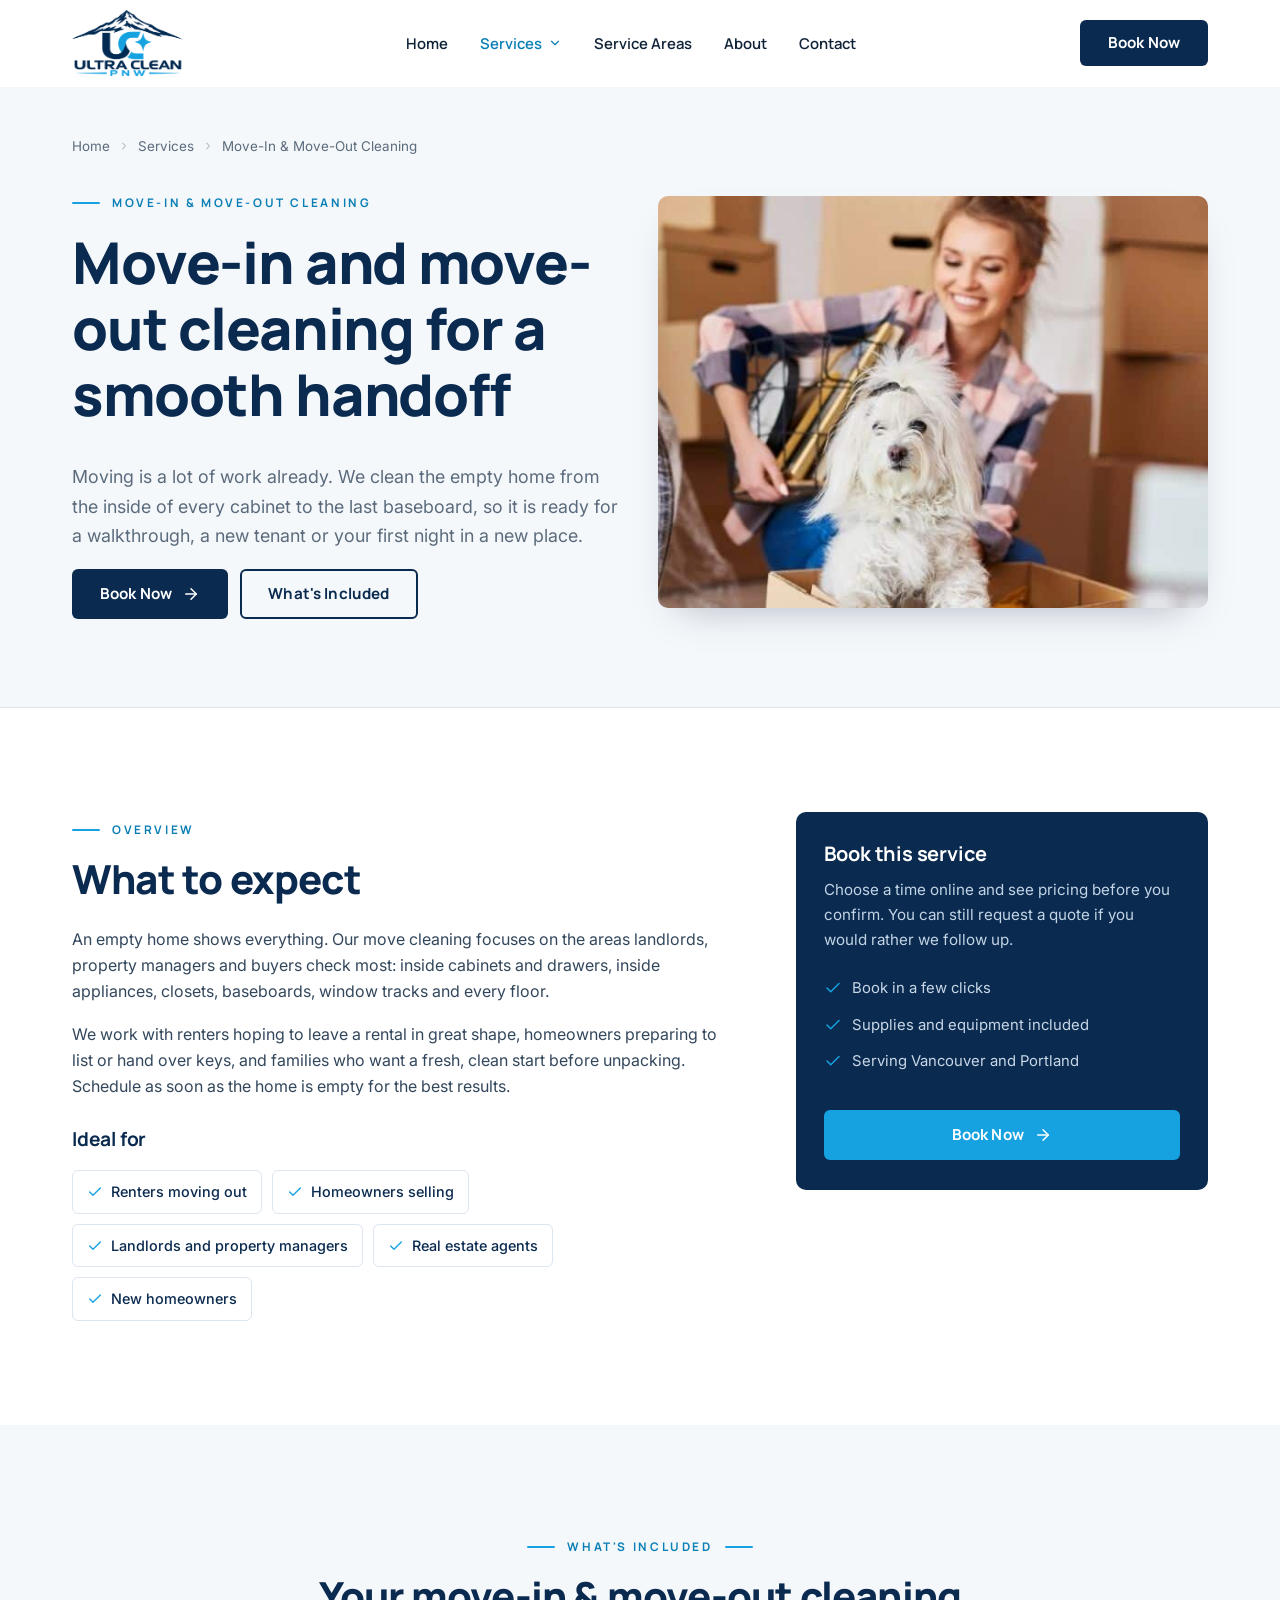
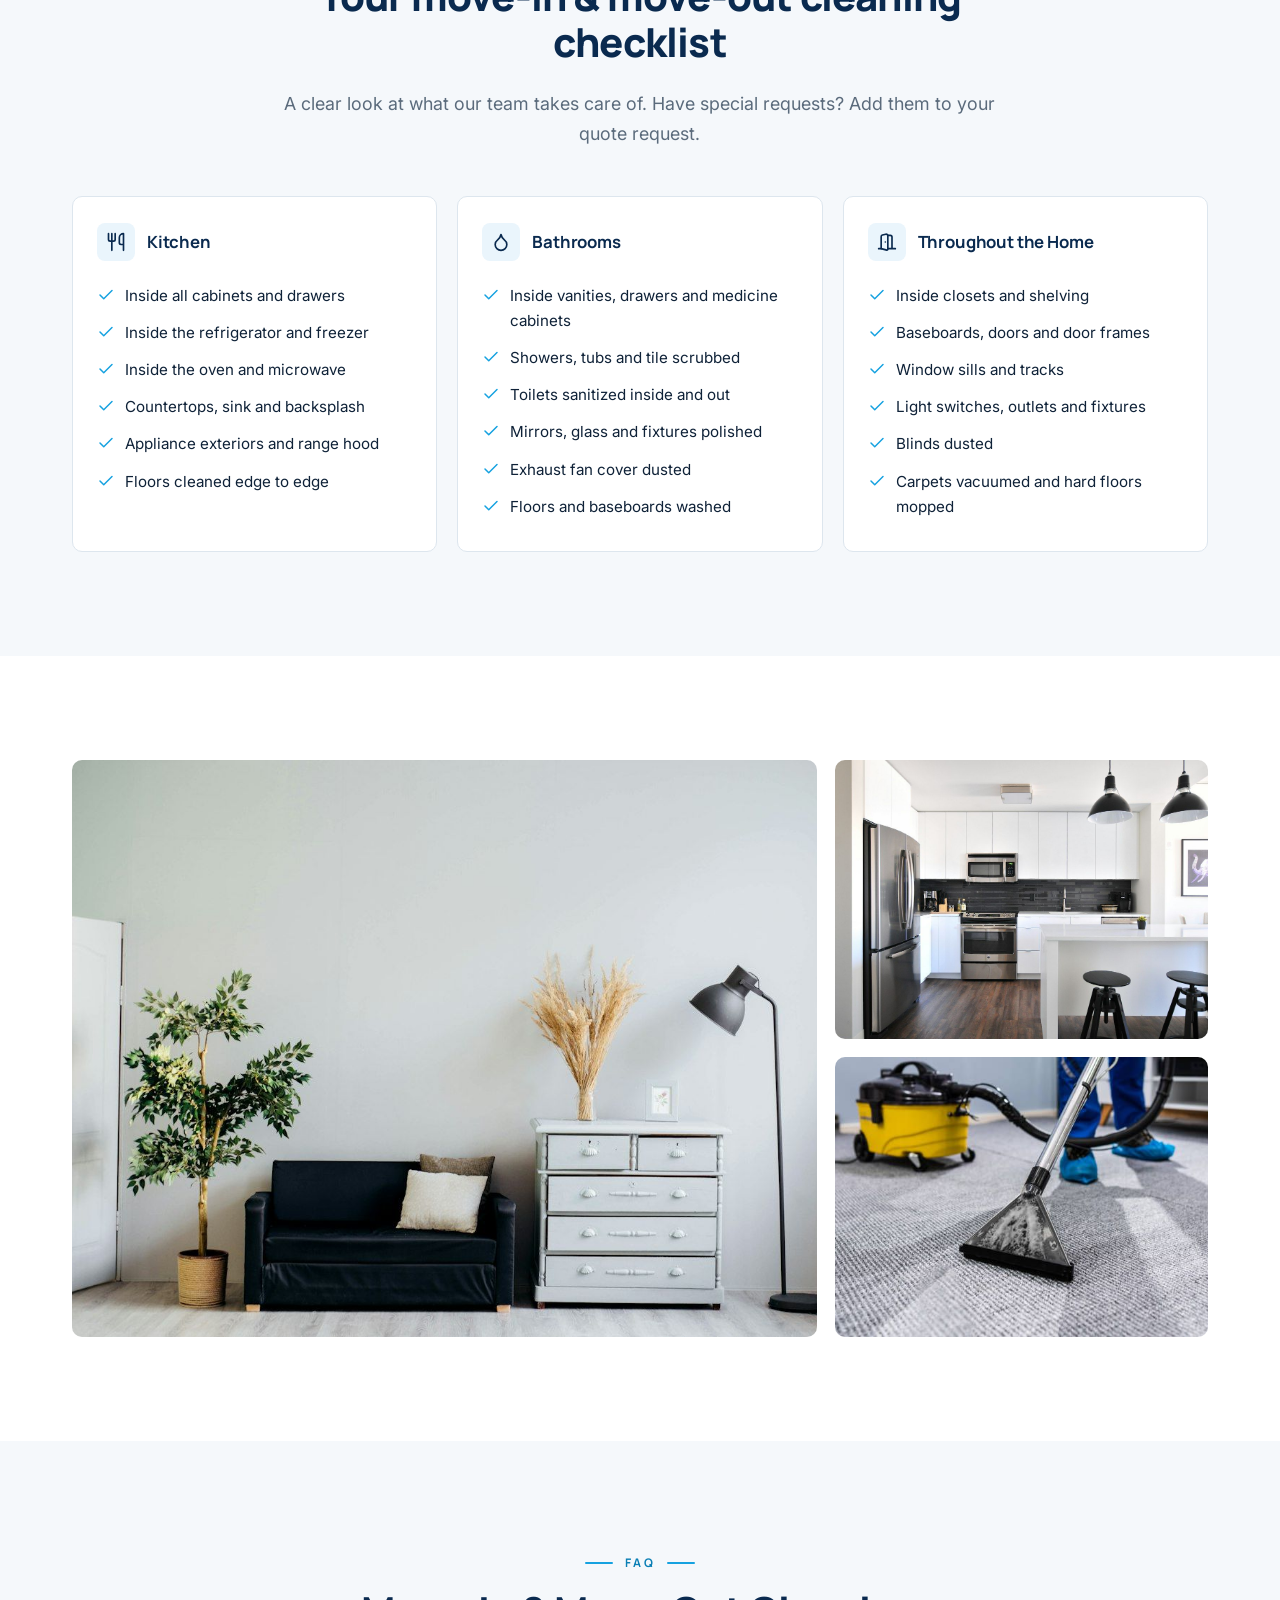
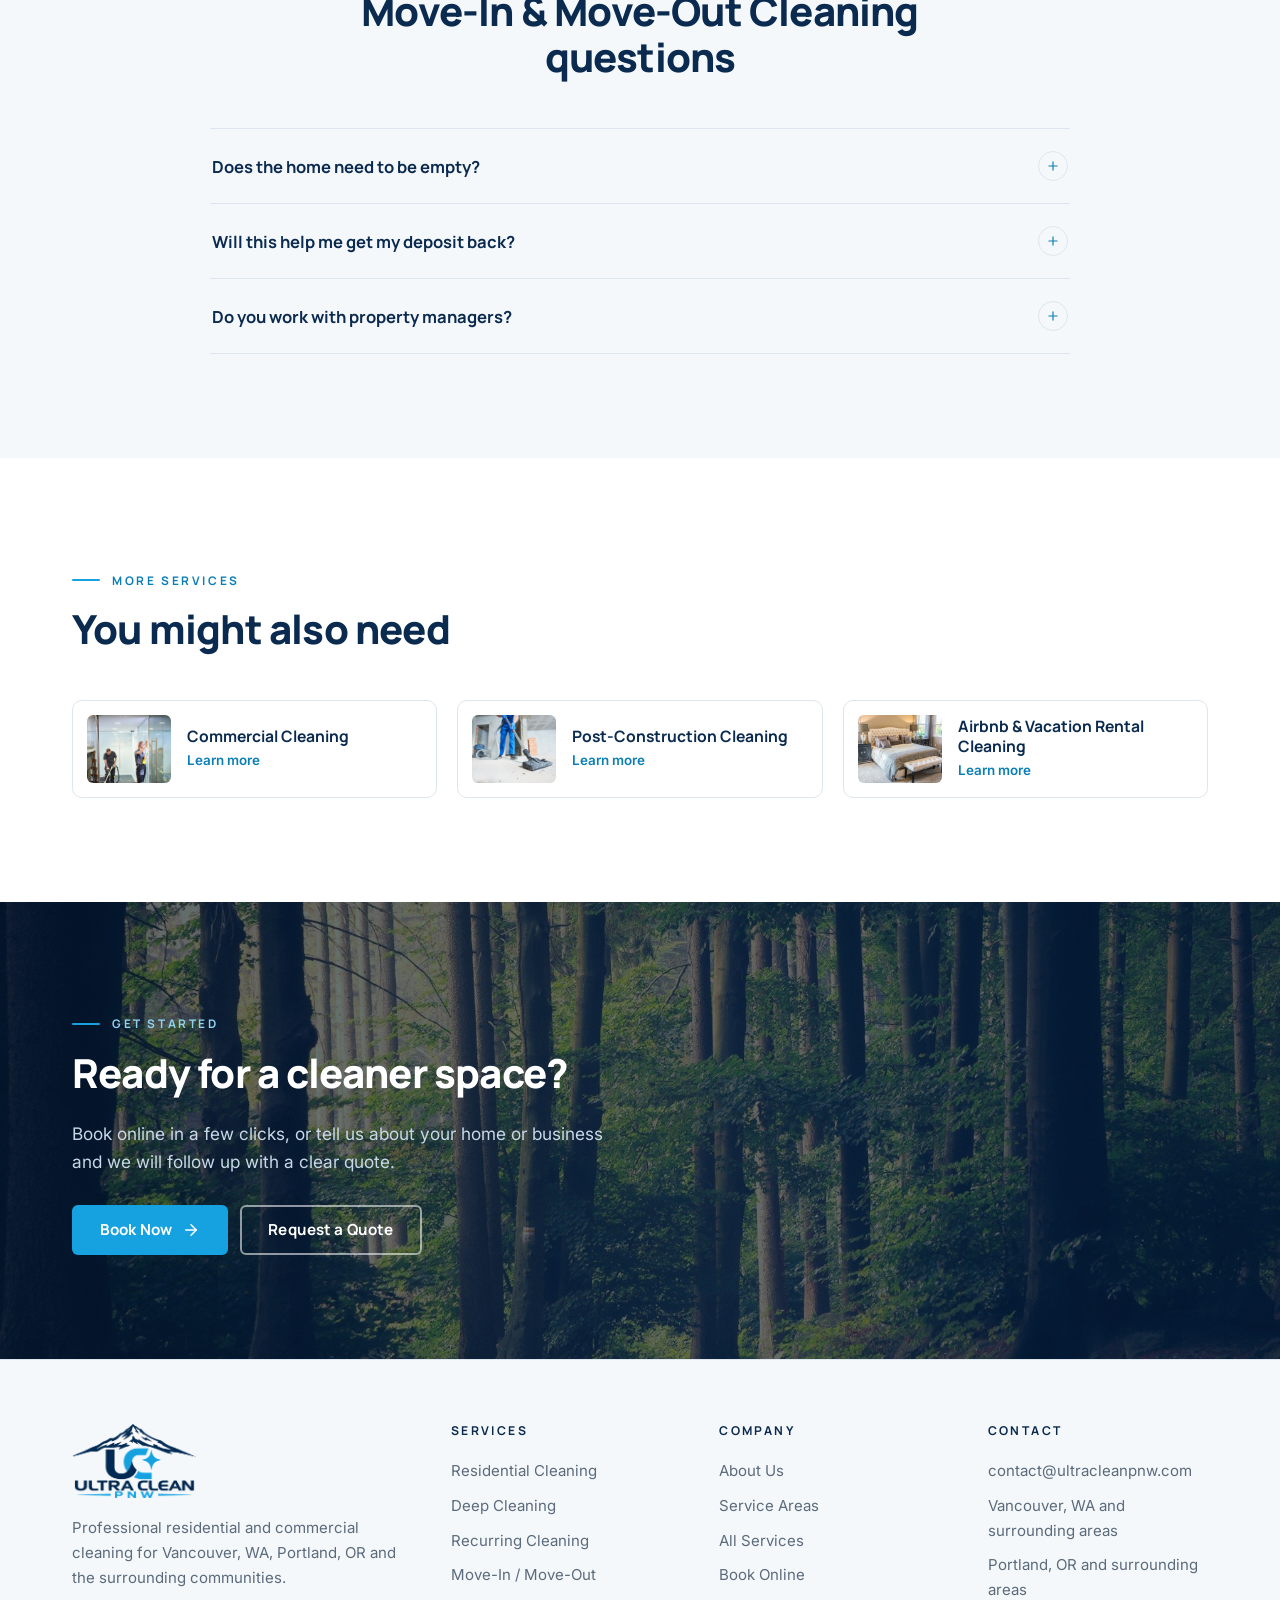
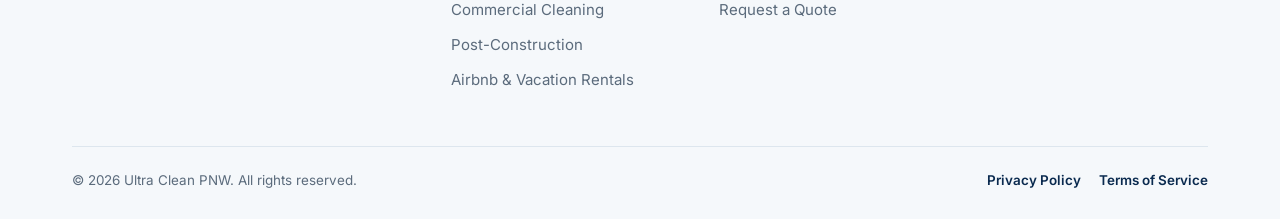
<file: services/move-in-move-out-cleaning/index.html>
<!DOCTYPE html>
<html lang="en-US" class="no-js">
<head>
<meta charset="utf-8">
<meta name="viewport" content="width=device-width, initial-scale=1, viewport-fit=cover">
<title>Move-In &amp; Move-Out Cleaning in Vancouver, WA &amp; Portland, OR | Ultra Clean PNW</title>
<meta name="description" content="Move-in and move-out cleaning in Vancouver, WA and Portland, OR. Inside cabinets, appliances, closets and floors cleaned for walkthroughs, deposits and new owners. Free quote.">
<link rel="canonical" href="https://ultracleanpnw.com/services/move-in-move-out-cleaning/">
<meta name="robots" content="index, follow, max-image-preview:large">
<meta name="theme-color" content="#0a2a4f">
<meta name="author" content="Ultra Clean PNW">
<meta name="geo.region" content="US-WA">
<meta name="geo.placename" content="Vancouver, Washington">
<meta name="geo.position" content="45.6387;-122.6615">
<meta name="ICBM" content="45.6387, -122.6615">
<meta property="og:type" content="website">
<meta property="og:site_name" content="Ultra Clean PNW">
<meta property="og:locale" content="en_US">
<meta property="og:title" content="Move-In &amp; Move-Out Cleaning in Vancouver, WA &amp; Portland, OR | Ultra Clean PNW">
<meta property="og:description" content="Move-in and move-out cleaning in Vancouver, WA and Portland, OR. Inside cabinets, appliances, closets and floors cleaned for walkthroughs, deposits and new owners. Free quote.">
<meta property="og:url" content="https://ultracleanpnw.com/services/move-in-move-out-cleaning/">
<meta property="og:image" content="https://ultracleanpnw.com/assets/og-image.jpg">
<meta property="og:image:width" content="1200">
<meta property="og:image:height" content="630">
<meta property="og:image:alt" content="Ultra Clean PNW logo over the Portland skyline">
<meta name="twitter:card" content="summary_large_image">
<meta name="twitter:title" content="Move-In &amp; Move-Out Cleaning in Vancouver, WA &amp; Portland, OR | Ultra Clean PNW">
<meta name="twitter:description" content="Move-in and move-out cleaning in Vancouver, WA and Portland, OR. Inside cabinets, appliances, closets and floors cleaned for walkthroughs, deposits and new owners. Free quote.">
<meta name="twitter:image" content="https://ultracleanpnw.com/assets/og-image.jpg">
<link rel="icon" href="../../favicon.ico" sizes="any">
<link rel="icon" type="image/png" sizes="32x32" href="../../assets/favicon-32.png">
<link rel="icon" type="image/png" sizes="16x16" href="../../assets/favicon-16.png">
<link rel="apple-touch-icon" href="../../assets/apple-touch-icon.png">
<link rel="manifest" href="../../site.webmanifest">
<link rel="preconnect" href="https://ultracleanpnw.bookingkoala.com" crossorigin>
<link rel="dns-prefetch" href="https://ultracleanpnw.bookingkoala.com">
<link rel="preconnect" href="https://fonts.googleapis.com">
<link rel="preconnect" href="https://fonts.gstatic.com" crossorigin>
<link href="https://fonts.googleapis.com/css2?family=Inter:wght@400;500;600&family=Manrope:wght@600;700;800&display=swap" rel="stylesheet">
<link rel="stylesheet" href="../../css/styles.css">
<script type="application/ld+json">{"@context": "https://schema.org", "@type": "Service", "name": "Move-In & Move-Out Cleaning", "serviceType": "Move-In & Move-Out Cleaning", "description": "Move-in and move-out cleaning in Vancouver, WA and Portland, OR. Inside cabinets, appliances, closets and floors cleaned for walkthroughs, deposits and new owners. Free quote.", "url": "https://ultracleanpnw.com/services/move-in-move-out-cleaning/", "image": "https://ultracleanpnw.com/assets/img/moving.jpg", "provider": {"@type": "HouseCleaningService", "@id": "https://ultracleanpnw.com/#business", "name": "Ultra Clean PNW", "url": "https://ultracleanpnw.com/"}, "areaServed": [{"@type": "City", "name": "Vancouver, WA"}, {"@type": "City", "name": "Camas, WA"}, {"@type": "City", "name": "Washougal, WA"}, {"@type": "City", "name": "Battle Ground, WA"}, {"@type": "City", "name": "Ridgefield, WA"}, {"@type": "City", "name": "La Center, WA"}, {"@type": "City", "name": "Brush Prairie, WA"}, {"@type": "City", "name": "Hazel Dell, WA"}, {"@type": "City", "name": "Salmon Creek, WA"}, {"@type": "City", "name": "Felida, WA"}, {"@type": "City", "name": "Orchards, WA"}, {"@type": "City", "name": "Hockinson, WA"}, {"@type": "City", "name": "Portland, OR"}, {"@type": "City", "name": "Beaverton, OR"}, {"@type": "City", "name": "Hillsboro, OR"}, {"@type": "City", "name": "Lake Oswego, OR"}, {"@type": "City", "name": "Tigard, OR"}, {"@type": "City", "name": "Tualatin, OR"}, {"@type": "City", "name": "West Linn, OR"}, {"@type": "City", "name": "Milwaukie, OR"}, {"@type": "City", "name": "Gresham, OR"}, {"@type": "City", "name": "Happy Valley, OR"}, {"@type": "City", "name": "Oregon City, OR"}, {"@type": "City", "name": "Clackamas, OR"}]}</script>
<script type="application/ld+json">{"@context": "https://schema.org", "@type": "BreadcrumbList", "itemListElement": [{"@type": "ListItem", "position": 1, "name": "Home", "item": "https://ultracleanpnw.com/"}, {"@type": "ListItem", "position": 2, "name": "Services", "item": "https://ultracleanpnw.com/services/"}, {"@type": "ListItem", "position": 3, "name": "Move-In & Move-Out Cleaning", "item": "https://ultracleanpnw.com/services/move-in-move-out-cleaning/"}]}</script>
<script type="application/ld+json">{"@context": "https://schema.org", "@type": "FAQPage", "mainEntity": [{"@type": "Question", "name": "Does the home need to be empty?", "acceptedAnswer": {"@type": "Answer", "text": "Yes, for the best results. An empty home lets us reach inside cabinets, closets and along every wall. If a few items remain, let us know when booking."}}, {"@type": "Question", "name": "Will this help me get my deposit back?", "acceptedAnswer": {"@type": "Answer", "text": "Our move-out clean targets the areas that are checked during walkthroughs. Final deposit decisions are up to your landlord, but a professional clean gives you the best possible start."}}, {"@type": "Question", "name": "Do you work with property managers?", "acceptedAnswer": {"@type": "Answer", "text": "Yes. We can coordinate access and timing with landlords, property managers and real estate agents for turnovers between tenants or before a listing."}}]}</script>
</head>
<body>
<a class="skip-link" href="#main">Skip to content</a>
<header class="site-header">
  <div class="container header-inner">
    <a class="brand" href="../../" aria-label="Ultra Clean PNW home">
      <img src="../../assets/logo.png" alt="Ultra Clean PNW" width="520" height="310">
    </a>
    <nav class="nav" aria-label="Main">
      <ul class="nav-list">
        <li><a class="nav-link" href="../../">Home</a></li>
        <li class="has-dropdown">
          <a class="nav-link" href="../../services/" aria-current="page">Services <svg viewBox="0 0 24 24" fill="none" stroke="currentColor" stroke-width="2" stroke-linecap="round" stroke-linejoin="round" aria-hidden="true"><path d="m6 9 6 6 6-6"/></svg></a>
          <div class="dropdown">
<a href="../../services/residential-cleaning/">Residential Cleaning</a>
<a href="../../services/deep-cleaning/">Deep Cleaning</a>
<a href="../../services/recurring-cleaning/">Recurring Cleaning</a>
<a href="../../services/move-in-move-out-cleaning/" aria-current="page">Move-In / Move-Out</a>
<a href="../../services/commercial-cleaning/">Commercial Cleaning</a>
<a href="../../services/post-construction-cleaning/">Post-Construction</a>
<a href="../../services/airbnb-vacation-rental-cleaning/">Airbnb & Vacation Rentals</a>
<a class="all" href="../../services/">View all services</a>
          </div>
        </li>
        <li><a class="nav-link" href="../../#areas">Service Areas</a></li>
        <li><a class="nav-link" href="../../#about">About</a></li>
        <li><a class="nav-link" href="../../contact/">Contact</a></li>
      </ul>
    </nav>
    <a class="btn btn-primary header-cta" href="../../book/">Book Now</a>
    <button class="menu-toggle" type="button" aria-label="Open menu" aria-expanded="false" aria-controls="mobile-nav">
      <svg class="icon-open" viewBox="0 0 24 24" fill="none" stroke="currentColor" stroke-width="2" stroke-linecap="round" stroke-linejoin="round" aria-hidden="true"><path d="M4 6h16M4 12h16M4 18h16"/></svg><svg class="icon-close" viewBox="0 0 24 24" fill="none" stroke="currentColor" stroke-width="2" stroke-linecap="round" stroke-linejoin="round" aria-hidden="true"><path d="M18 6 6 18M6 6l12 12"/></svg>
    </button>
  </div>
</header>
<nav class="mobile-nav" id="mobile-nav" aria-label="Mobile" aria-hidden="true">
  <a href="../../">Home</a>
  <span class="sub-label">Services</span>
  <div class="sub">
<a href="../../services/residential-cleaning/">Residential Cleaning</a>
<a href="../../services/deep-cleaning/">Deep Cleaning</a>
<a href="../../services/recurring-cleaning/">Recurring Cleaning</a>
<a href="../../services/move-in-move-out-cleaning/">Move-In / Move-Out</a>
<a href="../../services/commercial-cleaning/">Commercial Cleaning</a>
<a href="../../services/post-construction-cleaning/">Post-Construction</a>
<a href="../../services/airbnb-vacation-rental-cleaning/">Airbnb & Vacation Rentals</a>
  </div>
  <span class="sub-label">Company</span>
  <a href="../../services/">All Services</a>
  <a href="../../#areas">Service Areas</a>
  <a href="../../#about">About</a>
  <a href="../../contact/">Contact</a>
  <a href="../../book/">Book Online</a>
  <a class="btn btn-primary" href="../../book/">Book Now</a>
</nav>
<main id="main">

<section class="page-hero">
  <div class="container">
    <nav class="crumbs" aria-label="Breadcrumb"><a href="../../">Home</a><svg viewBox="0 0 24 24" fill="none" stroke="currentColor" stroke-width="2" stroke-linecap="round" stroke-linejoin="round" aria-hidden="true"><path d="m9 18 6-6-6-6"/></svg><a href="../">Services</a><svg viewBox="0 0 24 24" fill="none" stroke="currentColor" stroke-width="2" stroke-linecap="round" stroke-linejoin="round" aria-hidden="true"><path d="m9 18 6-6-6-6"/></svg><span>Move-In & Move-Out Cleaning</span></nav>
    <div class="split">
      <div>
        <span class="eyebrow">Move-In & Move-Out Cleaning</span>
        <h1>Move-in and move-out cleaning for a smooth handoff</h1>
        <p class="lead">Moving is a lot of work already. We clean the empty home from the inside of every cabinet to the last baseboard, so it is ready for a walkthrough, a new tenant or your first night in a new place.</p>
        <div class="btn-row">
          <a class="btn btn-primary" href="../../book/">Book Now <svg viewBox="0 0 24 24" fill="none" stroke="currentColor" stroke-width="2" stroke-linecap="round" stroke-linejoin="round" aria-hidden="true"><path d="M5 12h14"/><path d="m12 5 7 7-7 7"/></svg></a>
          <a class="btn btn-outline" href="#included">What's Included</a>
        </div>
      </div>
      <div class="frame"><img src="../../assets/img/moving.jpg" alt="Woman unpacking moving boxes with her dog in a new home" width="600" height="600" decoding="async" fetchpriority="high" style="object-position:50% 15%"></div>
    </div>
  </div>
</section>

<section class="section">
  <div class="container detail-grid">
    <div class="prose reveal">
      <span class="eyebrow">Overview</span>
      <h2>What to expect</h2>
      <p>An empty home shows everything. Our move cleaning focuses on the areas landlords, property managers and buyers check most: inside cabinets and drawers, inside appliances, closets, baseboards, window tracks and every floor.</p><p>We work with renters hoping to leave a rental in great shape, homeowners preparing to list or hand over keys, and families who want a fresh, clean start before unpacking. Schedule as soon as the home is empty for the best results.</p>
      <h3 style="margin-top:28px">Ideal for</h3>
      <ul class="ideal"><li><svg viewBox="0 0 24 24" fill="none" stroke="currentColor" stroke-width="2" stroke-linecap="round" stroke-linejoin="round" aria-hidden="true"><path d="M20 6 9 17l-5-5"/></svg>Renters moving out</li><li><svg viewBox="0 0 24 24" fill="none" stroke="currentColor" stroke-width="2" stroke-linecap="round" stroke-linejoin="round" aria-hidden="true"><path d="M20 6 9 17l-5-5"/></svg>Homeowners selling</li><li><svg viewBox="0 0 24 24" fill="none" stroke="currentColor" stroke-width="2" stroke-linecap="round" stroke-linejoin="round" aria-hidden="true"><path d="M20 6 9 17l-5-5"/></svg>Landlords and property managers</li><li><svg viewBox="0 0 24 24" fill="none" stroke="currentColor" stroke-width="2" stroke-linecap="round" stroke-linejoin="round" aria-hidden="true"><path d="M20 6 9 17l-5-5"/></svg>Real estate agents</li><li><svg viewBox="0 0 24 24" fill="none" stroke="currentColor" stroke-width="2" stroke-linecap="round" stroke-linejoin="round" aria-hidden="true"><path d="M20 6 9 17l-5-5"/></svg>New homeowners</li></ul>
    </div>
    <aside class="sticky reveal">
      <div class="aside-card">
        <h3>Book this service</h3>
        <p>Choose a time online and see pricing before you confirm. You can still request a quote if you would rather we follow up.</p>
        <ul>
          <li><svg viewBox="0 0 24 24" fill="none" stroke="currentColor" stroke-width="2" stroke-linecap="round" stroke-linejoin="round" aria-hidden="true"><path d="M20 6 9 17l-5-5"/></svg>Book in a few clicks</li>
          <li><svg viewBox="0 0 24 24" fill="none" stroke="currentColor" stroke-width="2" stroke-linecap="round" stroke-linejoin="round" aria-hidden="true"><path d="M20 6 9 17l-5-5"/></svg>Supplies and equipment included</li>
          <li><svg viewBox="0 0 24 24" fill="none" stroke="currentColor" stroke-width="2" stroke-linecap="round" stroke-linejoin="round" aria-hidden="true"><path d="M20 6 9 17l-5-5"/></svg>Serving Vancouver and Portland</li>
        </ul>
        <a class="btn btn-blue" href="../../book/">Book Now <svg viewBox="0 0 24 24" fill="none" stroke="currentColor" stroke-width="2" stroke-linecap="round" stroke-linejoin="round" aria-hidden="true"><path d="M5 12h14"/><path d="m12 5 7 7-7 7"/></svg></a>
      </div>
    </aside>
  </div>
</section>

<section class="section alt" id="included">
  <div class="container">
    <div class="section-head reveal">
      <span class="eyebrow center">What's Included</span>
      <h2>Your move-in & move-out cleaning checklist</h2>
      <p class="lead">A clear look at what our team takes care of. Have special requests? Add them to your quote request.</p>
    </div>
    <div class="included cols-3">
<div class="inc-card reveal">
  <h3><span class="ico"><svg viewBox="0 0 24 24" fill="none" stroke="currentColor" stroke-width="2" stroke-linecap="round" stroke-linejoin="round" aria-hidden="true"><path d="M3 2v7c0 1.1.9 2 2 2h4a2 2 0 0 0 2-2V2M7 2v20M21 15V2a5 5 0 0 0-5 5v6c0 1.1.9 2 2 2h3zm0 0v7"/></svg></span>Kitchen</h3>
  <ul class="checks"><li><svg viewBox="0 0 24 24" fill="none" stroke="currentColor" stroke-width="2" stroke-linecap="round" stroke-linejoin="round" aria-hidden="true"><path d="M20 6 9 17l-5-5"/></svg><span>Inside all cabinets and drawers</span></li><li><svg viewBox="0 0 24 24" fill="none" stroke="currentColor" stroke-width="2" stroke-linecap="round" stroke-linejoin="round" aria-hidden="true"><path d="M20 6 9 17l-5-5"/></svg><span>Inside the refrigerator and freezer</span></li><li><svg viewBox="0 0 24 24" fill="none" stroke="currentColor" stroke-width="2" stroke-linecap="round" stroke-linejoin="round" aria-hidden="true"><path d="M20 6 9 17l-5-5"/></svg><span>Inside the oven and microwave</span></li><li><svg viewBox="0 0 24 24" fill="none" stroke="currentColor" stroke-width="2" stroke-linecap="round" stroke-linejoin="round" aria-hidden="true"><path d="M20 6 9 17l-5-5"/></svg><span>Countertops, sink and backsplash</span></li><li><svg viewBox="0 0 24 24" fill="none" stroke="currentColor" stroke-width="2" stroke-linecap="round" stroke-linejoin="round" aria-hidden="true"><path d="M20 6 9 17l-5-5"/></svg><span>Appliance exteriors and range hood</span></li><li><svg viewBox="0 0 24 24" fill="none" stroke="currentColor" stroke-width="2" stroke-linecap="round" stroke-linejoin="round" aria-hidden="true"><path d="M20 6 9 17l-5-5"/></svg><span>Floors cleaned edge to edge</span></li></ul>
</div>
<div class="inc-card reveal">
  <h3><span class="ico"><svg viewBox="0 0 24 24" fill="none" stroke="currentColor" stroke-width="2" stroke-linecap="round" stroke-linejoin="round" aria-hidden="true"><path d="M12 22a7 7 0 0 0 7-7c0-2-1-3.9-3-5.5s-3.5-4-4-6.5c-.5 2.5-2 4.9-4 6.5C6 11.1 5 13 5 15a7 7 0 0 0 7 7z"/></svg></span>Bathrooms</h3>
  <ul class="checks"><li><svg viewBox="0 0 24 24" fill="none" stroke="currentColor" stroke-width="2" stroke-linecap="round" stroke-linejoin="round" aria-hidden="true"><path d="M20 6 9 17l-5-5"/></svg><span>Inside vanities, drawers and medicine cabinets</span></li><li><svg viewBox="0 0 24 24" fill="none" stroke="currentColor" stroke-width="2" stroke-linecap="round" stroke-linejoin="round" aria-hidden="true"><path d="M20 6 9 17l-5-5"/></svg><span>Showers, tubs and tile scrubbed</span></li><li><svg viewBox="0 0 24 24" fill="none" stroke="currentColor" stroke-width="2" stroke-linecap="round" stroke-linejoin="round" aria-hidden="true"><path d="M20 6 9 17l-5-5"/></svg><span>Toilets sanitized inside and out</span></li><li><svg viewBox="0 0 24 24" fill="none" stroke="currentColor" stroke-width="2" stroke-linecap="round" stroke-linejoin="round" aria-hidden="true"><path d="M20 6 9 17l-5-5"/></svg><span>Mirrors, glass and fixtures polished</span></li><li><svg viewBox="0 0 24 24" fill="none" stroke="currentColor" stroke-width="2" stroke-linecap="round" stroke-linejoin="round" aria-hidden="true"><path d="M20 6 9 17l-5-5"/></svg><span>Exhaust fan cover dusted</span></li><li><svg viewBox="0 0 24 24" fill="none" stroke="currentColor" stroke-width="2" stroke-linecap="round" stroke-linejoin="round" aria-hidden="true"><path d="M20 6 9 17l-5-5"/></svg><span>Floors and baseboards washed</span></li></ul>
</div>
<div class="inc-card reveal">
  <h3><span class="ico"><svg viewBox="0 0 24 24" fill="none" stroke="currentColor" stroke-width="2" stroke-linecap="round" stroke-linejoin="round" aria-hidden="true"><path d="M13 4h3a2 2 0 0 1 2 2v14M2 20h3M13 20h9M10 12v.01"/><path d="M13 4.562v16.157a1 1 0 0 1-1.242.97L5 20V5.562a2 2 0 0 1 1.515-1.94l4-1A2 2 0 0 1 13 4.561Z"/></svg></span>Throughout the Home</h3>
  <ul class="checks"><li><svg viewBox="0 0 24 24" fill="none" stroke="currentColor" stroke-width="2" stroke-linecap="round" stroke-linejoin="round" aria-hidden="true"><path d="M20 6 9 17l-5-5"/></svg><span>Inside closets and shelving</span></li><li><svg viewBox="0 0 24 24" fill="none" stroke="currentColor" stroke-width="2" stroke-linecap="round" stroke-linejoin="round" aria-hidden="true"><path d="M20 6 9 17l-5-5"/></svg><span>Baseboards, doors and door frames</span></li><li><svg viewBox="0 0 24 24" fill="none" stroke="currentColor" stroke-width="2" stroke-linecap="round" stroke-linejoin="round" aria-hidden="true"><path d="M20 6 9 17l-5-5"/></svg><span>Window sills and tracks</span></li><li><svg viewBox="0 0 24 24" fill="none" stroke="currentColor" stroke-width="2" stroke-linecap="round" stroke-linejoin="round" aria-hidden="true"><path d="M20 6 9 17l-5-5"/></svg><span>Light switches, outlets and fixtures</span></li><li><svg viewBox="0 0 24 24" fill="none" stroke="currentColor" stroke-width="2" stroke-linecap="round" stroke-linejoin="round" aria-hidden="true"><path d="M20 6 9 17l-5-5"/></svg><span>Blinds dusted</span></li><li><svg viewBox="0 0 24 24" fill="none" stroke="currentColor" stroke-width="2" stroke-linecap="round" stroke-linejoin="round" aria-hidden="true"><path d="M20 6 9 17l-5-5"/></svg><span>Carpets vacuumed and hard floors mopped</span></li></ul>
</div>
    </div>
  </div>
</section>

<section class="section">
  <div class="container">
    <div class="gallery reveal">
<figure><img src="../../assets/img/empty-room.jpg" alt="Empty, freshly cleaned room ready for move-in" width="1200" height="801" loading="lazy" decoding="async"></figure>
<figure><img src="../../assets/img/empty-kitchen.jpg" alt="Clean, empty kitchen ready for new occupants" width="1200" height="797" loading="lazy" decoding="async"></figure>
<figure><img src="../../assets/img/carpet.jpg" alt="Carpet being deep cleaned with an extraction machine" width="612" height="408" loading="lazy" decoding="async"></figure>
    </div>
  </div>
</section>

<section class="section alt">
  <div class="container">
    <div class="section-head reveal">
      <span class="eyebrow center">FAQ</span>
      <h2>Move-In & Move-Out Cleaning questions</h2>
    </div>
    <div class="faq">
<details>
  <summary>Does the home need to be empty?<span class="pm"><svg viewBox="0 0 24 24" fill="none" stroke="currentColor" stroke-width="2" stroke-linecap="round" stroke-linejoin="round" aria-hidden="true"><path d="M12 5v14M5 12h14"/></svg></span></summary>
  <div class="answer"><p>Yes, for the best results. An empty home lets us reach inside cabinets, closets and along every wall. If a few items remain, let us know when booking.</p></div>
</details>
<details>
  <summary>Will this help me get my deposit back?<span class="pm"><svg viewBox="0 0 24 24" fill="none" stroke="currentColor" stroke-width="2" stroke-linecap="round" stroke-linejoin="round" aria-hidden="true"><path d="M12 5v14M5 12h14"/></svg></span></summary>
  <div class="answer"><p>Our move-out clean targets the areas that are checked during walkthroughs. Final deposit decisions are up to your landlord, but a professional clean gives you the best possible start.</p></div>
</details>
<details>
  <summary>Do you work with property managers?<span class="pm"><svg viewBox="0 0 24 24" fill="none" stroke="currentColor" stroke-width="2" stroke-linecap="round" stroke-linejoin="round" aria-hidden="true"><path d="M12 5v14M5 12h14"/></svg></span></summary>
  <div class="answer"><p>Yes. We can coordinate access and timing with landlords, property managers and real estate agents for turnovers between tenants or before a listing.</p></div>
</details>
</div>
  </div>
</section>

<section class="section">
  <div class="container">
    <div class="section-head left reveal">
      <span class="eyebrow">More Services</span>
      <h2>You might also need</h2>
    </div>
    <div class="related">
<a href="../commercial-cleaning/"><img src="../../assets/img/commercial.jpg" alt="Cleaning crew vacuuming and wiping glass walls in an office" width="1080" height="720" loading="lazy" decoding="async"><div><strong>Commercial Cleaning</strong><span>Learn more</span></div></a>
<a href="../post-construction-cleaning/"><img src="../../assets/img/construction-vacuum.jpg" alt="Cleaner vacuuming construction dust from a new concrete floor" width="1000" height="668" loading="lazy" decoding="async"><div><strong>Post-Construction Cleaning</strong><span>Learn more</span></div></a>
<a href="../airbnb-vacation-rental-cleaning/"><img src="../../assets/img/rental-bedroom.jpg" alt="Freshly made bed with crisp linens in a rental bedroom" width="1200" height="800" loading="lazy" decoding="async"><div><strong>Airbnb & Vacation Rental Cleaning</strong><span>Learn more</span></div></a>
    </div>
  </div>
</section>
<section class="cta-band">
  <img src="../../assets/img/forest.jpg" alt="" width="1800" height="1199" loading="lazy" decoding="async">
  <div class="container">
    <span class="eyebrow light">Get started</span>
    <h2>Ready for a cleaner space?</h2>
    <p>Book online in a few clicks, or tell us about your home or business and we will follow up with a clear quote.</p>
    <div class="btn-row">
      <a class="btn btn-blue" href="../../book/">Book Now <svg viewBox="0 0 24 24" fill="none" stroke="currentColor" stroke-width="2" stroke-linecap="round" stroke-linejoin="round" aria-hidden="true"><path d="M5 12h14"/><path d="m12 5 7 7-7 7"/></svg></a>
      <a class="btn btn-ghost-light" href="../../contact/">Request a Quote</a>
    </div>
  </div>
</section>
</main>
<footer class="site-footer">
  <div class="container">
    <div class="footer-grid">
      <div class="footer-brand">
        <img src="../../assets/logo.png" alt="Ultra Clean PNW" width="520" height="310" loading="lazy">
        <p>Professional residential and commercial cleaning for Vancouver, WA, Portland, OR and the surrounding communities.</p>
      </div>
      <div>
        <h4>Services</h4>
        <ul>
<li><a href="../../services/residential-cleaning/">Residential Cleaning</a></li>
<li><a href="../../services/deep-cleaning/">Deep Cleaning</a></li>
<li><a href="../../services/recurring-cleaning/">Recurring Cleaning</a></li>
<li><a href="../../services/move-in-move-out-cleaning/">Move-In / Move-Out</a></li>
<li><a href="../../services/commercial-cleaning/">Commercial Cleaning</a></li>
<li><a href="../../services/post-construction-cleaning/">Post-Construction</a></li>
<li><a href="../../services/airbnb-vacation-rental-cleaning/">Airbnb & Vacation Rentals</a></li>
        </ul>
      </div>
      <div>
        <h4>Company</h4>
        <ul>
          <li><a href="../../#about">About Us</a></li>
          <li><a href="../../#areas">Service Areas</a></li>
          <li><a href="../../services/">All Services</a></li>
          <li><a href="../../book/">Book Online</a></li>
          <li><a href="../../contact/">Request a Quote</a></li>
        </ul>
      </div>
      <div>
        <h4>Contact</h4>
        <ul>
          
          <li><a href="mailto:contact@ultracleanpnw.com">contact@ultracleanpnw.com</a></li>
          <li><span>Vancouver, WA and surrounding areas</span></li>
          <li><span>Portland, OR and surrounding areas</span></li>
        </ul>
      </div>
    </div>
    <div class="footer-bottom">
      <span>&copy; <span data-year>2026</span> Ultra Clean PNW. All rights reserved.</span>
      <span class="footer-legal"><a href="../../privacy/">Privacy Policy</a><a href="../../terms/">Terms of Service</a></span>
    </div>
  </div>
</footer>
<div class="quick-bar" aria-label="Quick actions">
  <a class="btn btn-primary" href="../../book/">Book Now</a>
  <a class="btn btn-outline" href="mailto:contact@ultracleanpnw.com"><svg viewBox="0 0 24 24" fill="none" stroke="currentColor" stroke-width="2" stroke-linecap="round" stroke-linejoin="round" aria-hidden="true"><rect x="2" y="4" width="20" height="16" rx="2"/><path d="m22 7-8.97 5.7a1.94 1.94 0 0 1-2.06 0L2 7"/></svg>Email</a>
</div>
<script src="../../js/main.js" defer></script>
</body>
</html>
</file>
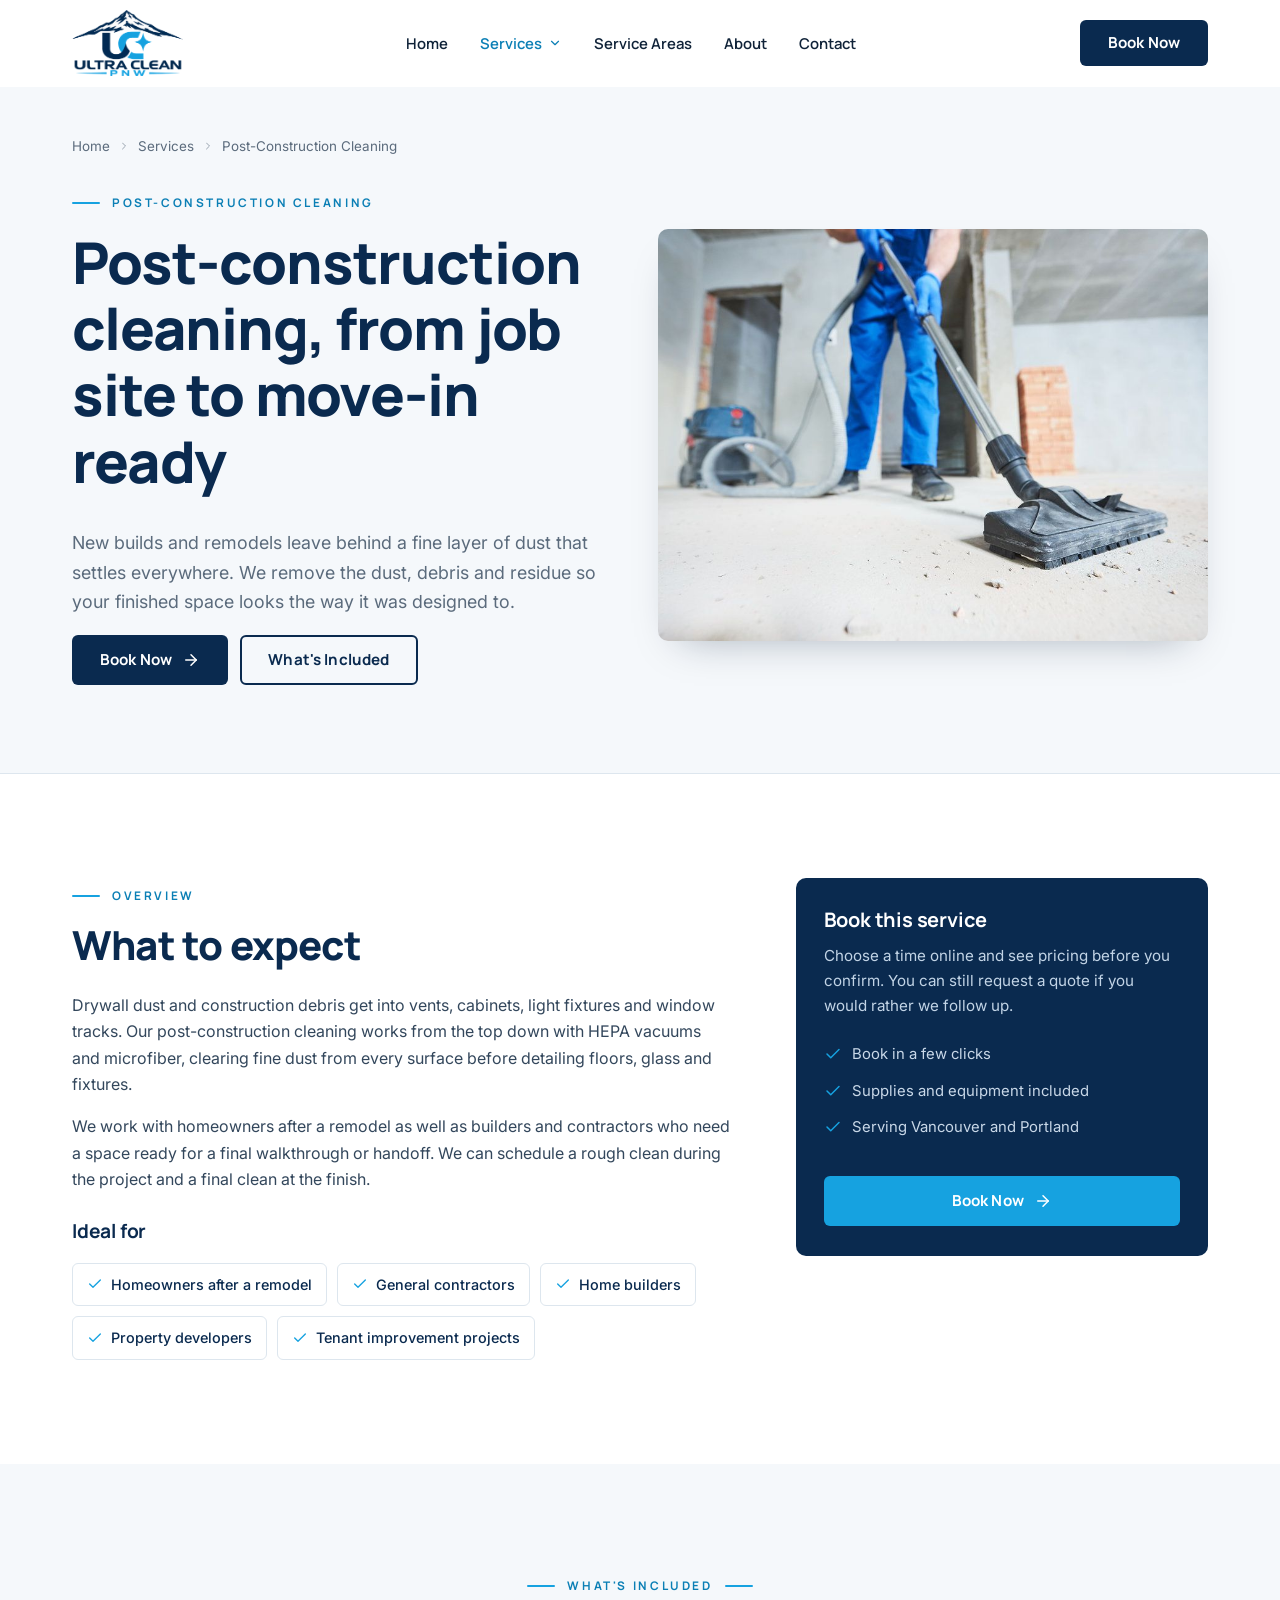
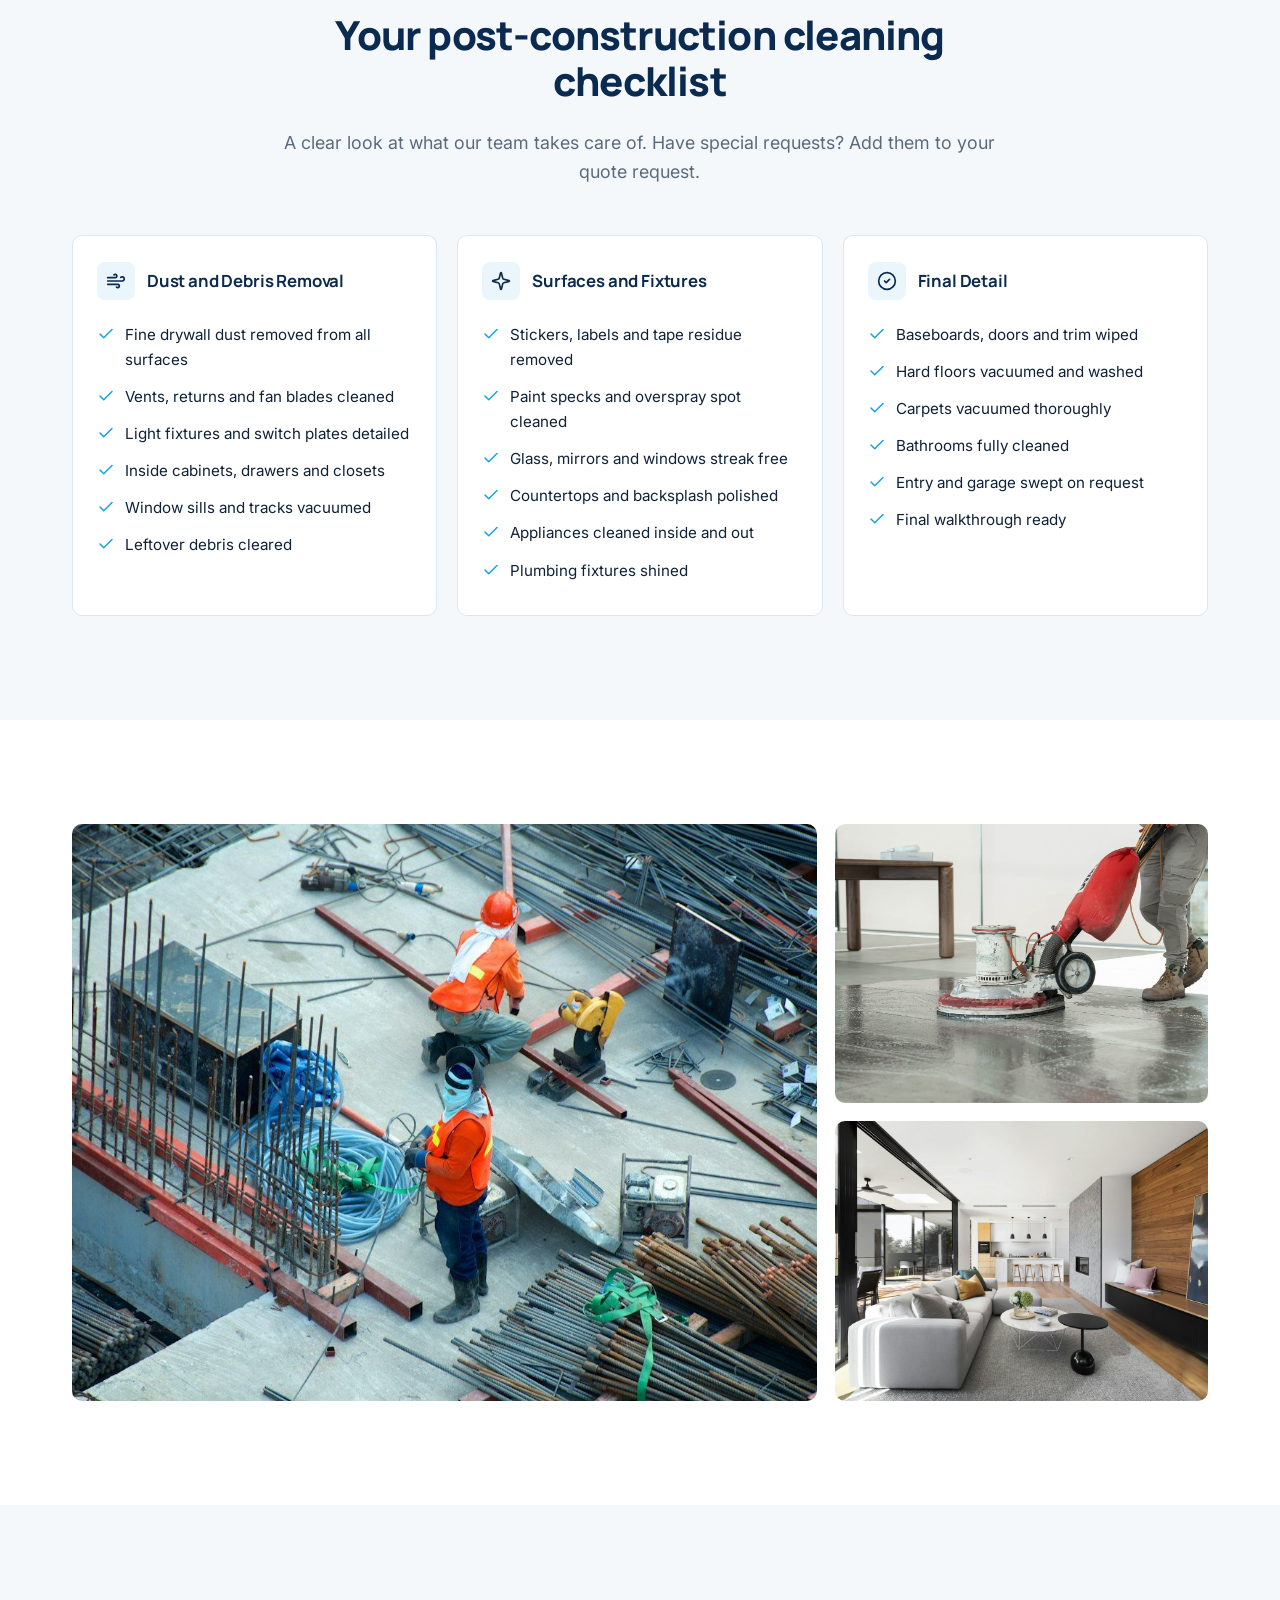
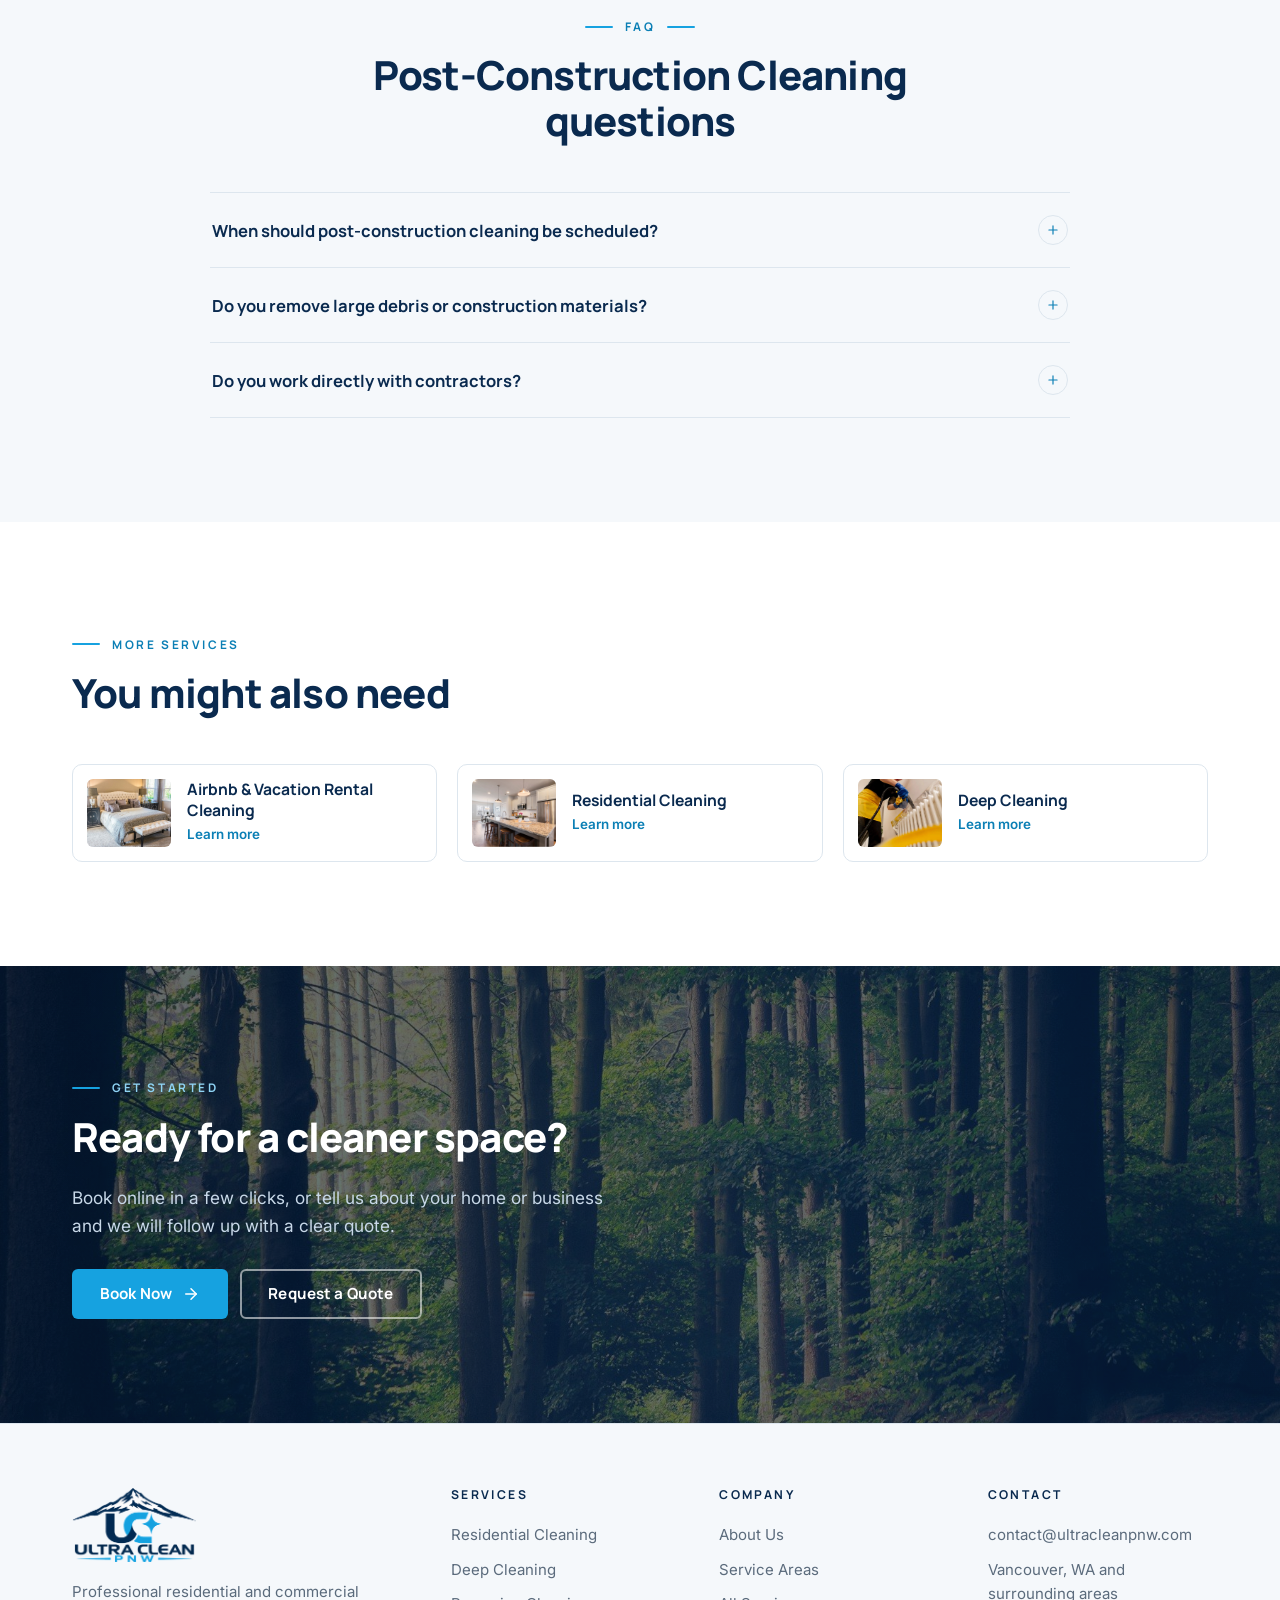
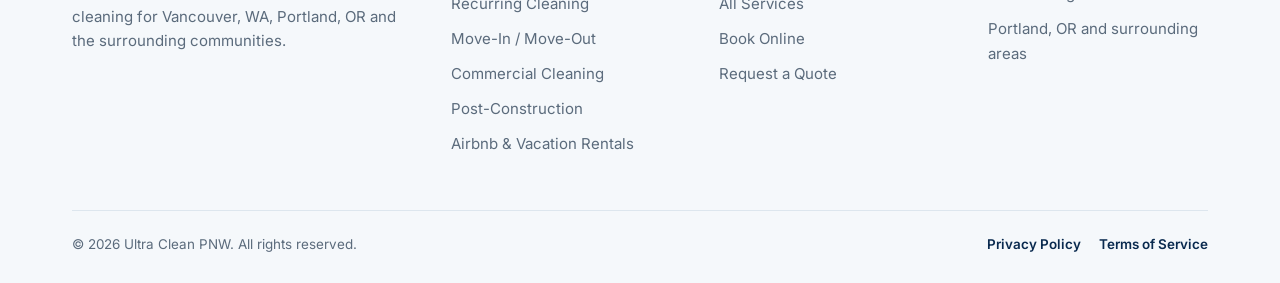
<file: services/post-construction-cleaning/index.html>
<!DOCTYPE html>
<html lang="en-US" class="no-js">
<head>
<meta charset="utf-8">
<meta name="viewport" content="width=device-width, initial-scale=1, viewport-fit=cover">
<title>Post-Construction Cleaning in Vancouver, WA &amp; Portland, OR | Ultra Clean PNW</title>
<meta name="description" content="Post-construction and remodel cleaning in Vancouver, WA and Portland, OR. Drywall dust, debris, stickers and residue removed so new spaces are move-in ready. Free quote.">
<link rel="canonical" href="https://ultracleanpnw.com/services/post-construction-cleaning/">
<meta name="robots" content="index, follow, max-image-preview:large">
<meta name="theme-color" content="#0a2a4f">
<meta name="author" content="Ultra Clean PNW">
<meta name="geo.region" content="US-WA">
<meta name="geo.placename" content="Vancouver, Washington">
<meta name="geo.position" content="45.6387;-122.6615">
<meta name="ICBM" content="45.6387, -122.6615">
<meta property="og:type" content="website">
<meta property="og:site_name" content="Ultra Clean PNW">
<meta property="og:locale" content="en_US">
<meta property="og:title" content="Post-Construction Cleaning in Vancouver, WA &amp; Portland, OR | Ultra Clean PNW">
<meta property="og:description" content="Post-construction and remodel cleaning in Vancouver, WA and Portland, OR. Drywall dust, debris, stickers and residue removed so new spaces are move-in ready. Free quote.">
<meta property="og:url" content="https://ultracleanpnw.com/services/post-construction-cleaning/">
<meta property="og:image" content="https://ultracleanpnw.com/assets/og-image.jpg">
<meta property="og:image:width" content="1200">
<meta property="og:image:height" content="630">
<meta property="og:image:alt" content="Ultra Clean PNW logo over the Portland skyline">
<meta name="twitter:card" content="summary_large_image">
<meta name="twitter:title" content="Post-Construction Cleaning in Vancouver, WA &amp; Portland, OR | Ultra Clean PNW">
<meta name="twitter:description" content="Post-construction and remodel cleaning in Vancouver, WA and Portland, OR. Drywall dust, debris, stickers and residue removed so new spaces are move-in ready. Free quote.">
<meta name="twitter:image" content="https://ultracleanpnw.com/assets/og-image.jpg">
<link rel="icon" href="../../favicon.ico" sizes="any">
<link rel="icon" type="image/png" sizes="32x32" href="../../assets/favicon-32.png">
<link rel="icon" type="image/png" sizes="16x16" href="../../assets/favicon-16.png">
<link rel="apple-touch-icon" href="../../assets/apple-touch-icon.png">
<link rel="manifest" href="../../site.webmanifest">
<link rel="preconnect" href="https://ultracleanpnw.bookingkoala.com" crossorigin>
<link rel="dns-prefetch" href="https://ultracleanpnw.bookingkoala.com">
<link rel="preconnect" href="https://fonts.googleapis.com">
<link rel="preconnect" href="https://fonts.gstatic.com" crossorigin>
<link href="https://fonts.googleapis.com/css2?family=Inter:wght@400;500;600&family=Manrope:wght@600;700;800&display=swap" rel="stylesheet">
<link rel="stylesheet" href="../../css/styles.css">
<script type="application/ld+json">{"@context": "https://schema.org", "@type": "Service", "name": "Post-Construction Cleaning", "serviceType": "Post-Construction Cleaning", "description": "Post-construction and remodel cleaning in Vancouver, WA and Portland, OR. Drywall dust, debris, stickers and residue removed so new spaces are move-in ready. Free quote.", "url": "https://ultracleanpnw.com/services/post-construction-cleaning/", "image": "https://ultracleanpnw.com/assets/img/construction-vacuum.jpg", "provider": {"@type": "HouseCleaningService", "@id": "https://ultracleanpnw.com/#business", "name": "Ultra Clean PNW", "url": "https://ultracleanpnw.com/"}, "areaServed": [{"@type": "City", "name": "Vancouver, WA"}, {"@type": "City", "name": "Camas, WA"}, {"@type": "City", "name": "Washougal, WA"}, {"@type": "City", "name": "Battle Ground, WA"}, {"@type": "City", "name": "Ridgefield, WA"}, {"@type": "City", "name": "La Center, WA"}, {"@type": "City", "name": "Brush Prairie, WA"}, {"@type": "City", "name": "Hazel Dell, WA"}, {"@type": "City", "name": "Salmon Creek, WA"}, {"@type": "City", "name": "Felida, WA"}, {"@type": "City", "name": "Orchards, WA"}, {"@type": "City", "name": "Hockinson, WA"}, {"@type": "City", "name": "Portland, OR"}, {"@type": "City", "name": "Beaverton, OR"}, {"@type": "City", "name": "Hillsboro, OR"}, {"@type": "City", "name": "Lake Oswego, OR"}, {"@type": "City", "name": "Tigard, OR"}, {"@type": "City", "name": "Tualatin, OR"}, {"@type": "City", "name": "West Linn, OR"}, {"@type": "City", "name": "Milwaukie, OR"}, {"@type": "City", "name": "Gresham, OR"}, {"@type": "City", "name": "Happy Valley, OR"}, {"@type": "City", "name": "Oregon City, OR"}, {"@type": "City", "name": "Clackamas, OR"}]}</script>
<script type="application/ld+json">{"@context": "https://schema.org", "@type": "BreadcrumbList", "itemListElement": [{"@type": "ListItem", "position": 1, "name": "Home", "item": "https://ultracleanpnw.com/"}, {"@type": "ListItem", "position": 2, "name": "Services", "item": "https://ultracleanpnw.com/services/"}, {"@type": "ListItem", "position": 3, "name": "Post-Construction Cleaning", "item": "https://ultracleanpnw.com/services/post-construction-cleaning/"}]}</script>
<script type="application/ld+json">{"@context": "https://schema.org", "@type": "FAQPage", "mainEntity": [{"@type": "Question", "name": "When should post-construction cleaning be scheduled?", "acceptedAnswer": {"@type": "Answer", "text": "Once trades are finished and the space is safe to access. For larger projects, we often do a rough clean near the end of construction and a final clean right before the walkthrough."}}, {"@type": "Question", "name": "Do you remove large debris or construction materials?", "acceptedAnswer": {"@type": "Answer", "text": "We clear dust, small debris and residue. Large materials, dumpsters and hauling should be handled by your contractor before we arrive."}}, {"@type": "Question", "name": "Do you work directly with contractors?", "acceptedAnswer": {"@type": "Answer", "text": "Yes. We regularly coordinate with builders, contractors and property managers on timing, access and final walkthroughs."}}]}</script>
</head>
<body>
<a class="skip-link" href="#main">Skip to content</a>
<header class="site-header">
  <div class="container header-inner">
    <a class="brand" href="../../" aria-label="Ultra Clean PNW home">
      <img src="../../assets/logo.png" alt="Ultra Clean PNW" width="520" height="310">
    </a>
    <nav class="nav" aria-label="Main">
      <ul class="nav-list">
        <li><a class="nav-link" href="../../">Home</a></li>
        <li class="has-dropdown">
          <a class="nav-link" href="../../services/" aria-current="page">Services <svg viewBox="0 0 24 24" fill="none" stroke="currentColor" stroke-width="2" stroke-linecap="round" stroke-linejoin="round" aria-hidden="true"><path d="m6 9 6 6 6-6"/></svg></a>
          <div class="dropdown">
<a href="../../services/residential-cleaning/">Residential Cleaning</a>
<a href="../../services/deep-cleaning/">Deep Cleaning</a>
<a href="../../services/recurring-cleaning/">Recurring Cleaning</a>
<a href="../../services/move-in-move-out-cleaning/">Move-In / Move-Out</a>
<a href="../../services/commercial-cleaning/">Commercial Cleaning</a>
<a href="../../services/post-construction-cleaning/" aria-current="page">Post-Construction</a>
<a href="../../services/airbnb-vacation-rental-cleaning/">Airbnb & Vacation Rentals</a>
<a class="all" href="../../services/">View all services</a>
          </div>
        </li>
        <li><a class="nav-link" href="../../#areas">Service Areas</a></li>
        <li><a class="nav-link" href="../../#about">About</a></li>
        <li><a class="nav-link" href="../../contact/">Contact</a></li>
      </ul>
    </nav>
    <a class="btn btn-primary header-cta" href="../../book/">Book Now</a>
    <button class="menu-toggle" type="button" aria-label="Open menu" aria-expanded="false" aria-controls="mobile-nav">
      <svg class="icon-open" viewBox="0 0 24 24" fill="none" stroke="currentColor" stroke-width="2" stroke-linecap="round" stroke-linejoin="round" aria-hidden="true"><path d="M4 6h16M4 12h16M4 18h16"/></svg><svg class="icon-close" viewBox="0 0 24 24" fill="none" stroke="currentColor" stroke-width="2" stroke-linecap="round" stroke-linejoin="round" aria-hidden="true"><path d="M18 6 6 18M6 6l12 12"/></svg>
    </button>
  </div>
</header>
<nav class="mobile-nav" id="mobile-nav" aria-label="Mobile" aria-hidden="true">
  <a href="../../">Home</a>
  <span class="sub-label">Services</span>
  <div class="sub">
<a href="../../services/residential-cleaning/">Residential Cleaning</a>
<a href="../../services/deep-cleaning/">Deep Cleaning</a>
<a href="../../services/recurring-cleaning/">Recurring Cleaning</a>
<a href="../../services/move-in-move-out-cleaning/">Move-In / Move-Out</a>
<a href="../../services/commercial-cleaning/">Commercial Cleaning</a>
<a href="../../services/post-construction-cleaning/">Post-Construction</a>
<a href="../../services/airbnb-vacation-rental-cleaning/">Airbnb & Vacation Rentals</a>
  </div>
  <span class="sub-label">Company</span>
  <a href="../../services/">All Services</a>
  <a href="../../#areas">Service Areas</a>
  <a href="../../#about">About</a>
  <a href="../../contact/">Contact</a>
  <a href="../../book/">Book Online</a>
  <a class="btn btn-primary" href="../../book/">Book Now</a>
</nav>
<main id="main">

<section class="page-hero">
  <div class="container">
    <nav class="crumbs" aria-label="Breadcrumb"><a href="../../">Home</a><svg viewBox="0 0 24 24" fill="none" stroke="currentColor" stroke-width="2" stroke-linecap="round" stroke-linejoin="round" aria-hidden="true"><path d="m9 18 6-6-6-6"/></svg><a href="../">Services</a><svg viewBox="0 0 24 24" fill="none" stroke="currentColor" stroke-width="2" stroke-linecap="round" stroke-linejoin="round" aria-hidden="true"><path d="m9 18 6-6-6-6"/></svg><span>Post-Construction Cleaning</span></nav>
    <div class="split">
      <div>
        <span class="eyebrow">Post-Construction Cleaning</span>
        <h1>Post-construction cleaning, from job site to move-in ready</h1>
        <p class="lead">New builds and remodels leave behind a fine layer of dust that settles everywhere. We remove the dust, debris and residue so your finished space looks the way it was designed to.</p>
        <div class="btn-row">
          <a class="btn btn-primary" href="../../book/">Book Now <svg viewBox="0 0 24 24" fill="none" stroke="currentColor" stroke-width="2" stroke-linecap="round" stroke-linejoin="round" aria-hidden="true"><path d="M5 12h14"/><path d="m12 5 7 7-7 7"/></svg></a>
          <a class="btn btn-outline" href="#included">What's Included</a>
        </div>
      </div>
      <div class="frame"><img src="../../assets/img/construction-vacuum.jpg" alt="Cleaner vacuuming construction dust from a new concrete floor" width="1000" height="668" decoding="async" fetchpriority="high"></div>
    </div>
  </div>
</section>

<section class="section">
  <div class="container detail-grid">
    <div class="prose reveal">
      <span class="eyebrow">Overview</span>
      <h2>What to expect</h2>
      <p>Drywall dust and construction debris get into vents, cabinets, light fixtures and window tracks. Our post-construction cleaning works from the top down with HEPA vacuums and microfiber, clearing fine dust from every surface before detailing floors, glass and fixtures.</p><p>We work with homeowners after a remodel as well as builders and contractors who need a space ready for a final walkthrough or handoff. We can schedule a rough clean during the project and a final clean at the finish.</p>
      <h3 style="margin-top:28px">Ideal for</h3>
      <ul class="ideal"><li><svg viewBox="0 0 24 24" fill="none" stroke="currentColor" stroke-width="2" stroke-linecap="round" stroke-linejoin="round" aria-hidden="true"><path d="M20 6 9 17l-5-5"/></svg>Homeowners after a remodel</li><li><svg viewBox="0 0 24 24" fill="none" stroke="currentColor" stroke-width="2" stroke-linecap="round" stroke-linejoin="round" aria-hidden="true"><path d="M20 6 9 17l-5-5"/></svg>General contractors</li><li><svg viewBox="0 0 24 24" fill="none" stroke="currentColor" stroke-width="2" stroke-linecap="round" stroke-linejoin="round" aria-hidden="true"><path d="M20 6 9 17l-5-5"/></svg>Home builders</li><li><svg viewBox="0 0 24 24" fill="none" stroke="currentColor" stroke-width="2" stroke-linecap="round" stroke-linejoin="round" aria-hidden="true"><path d="M20 6 9 17l-5-5"/></svg>Property developers</li><li><svg viewBox="0 0 24 24" fill="none" stroke="currentColor" stroke-width="2" stroke-linecap="round" stroke-linejoin="round" aria-hidden="true"><path d="M20 6 9 17l-5-5"/></svg>Tenant improvement projects</li></ul>
    </div>
    <aside class="sticky reveal">
      <div class="aside-card">
        <h3>Book this service</h3>
        <p>Choose a time online and see pricing before you confirm. You can still request a quote if you would rather we follow up.</p>
        <ul>
          <li><svg viewBox="0 0 24 24" fill="none" stroke="currentColor" stroke-width="2" stroke-linecap="round" stroke-linejoin="round" aria-hidden="true"><path d="M20 6 9 17l-5-5"/></svg>Book in a few clicks</li>
          <li><svg viewBox="0 0 24 24" fill="none" stroke="currentColor" stroke-width="2" stroke-linecap="round" stroke-linejoin="round" aria-hidden="true"><path d="M20 6 9 17l-5-5"/></svg>Supplies and equipment included</li>
          <li><svg viewBox="0 0 24 24" fill="none" stroke="currentColor" stroke-width="2" stroke-linecap="round" stroke-linejoin="round" aria-hidden="true"><path d="M20 6 9 17l-5-5"/></svg>Serving Vancouver and Portland</li>
        </ul>
        <a class="btn btn-blue" href="../../book/">Book Now <svg viewBox="0 0 24 24" fill="none" stroke="currentColor" stroke-width="2" stroke-linecap="round" stroke-linejoin="round" aria-hidden="true"><path d="M5 12h14"/><path d="m12 5 7 7-7 7"/></svg></a>
      </div>
    </aside>
  </div>
</section>

<section class="section alt" id="included">
  <div class="container">
    <div class="section-head reveal">
      <span class="eyebrow center">What's Included</span>
      <h2>Your post-construction cleaning checklist</h2>
      <p class="lead">A clear look at what our team takes care of. Have special requests? Add them to your quote request.</p>
    </div>
    <div class="included cols-3">
<div class="inc-card reveal">
  <h3><span class="ico"><svg viewBox="0 0 24 24" fill="none" stroke="currentColor" stroke-width="2" stroke-linecap="round" stroke-linejoin="round" aria-hidden="true"><path d="M17.7 7.7a2.5 2.5 0 1 1 1.8 4.3H2"/><path d="M9.6 4.6A2 2 0 1 1 11 8H2"/><path d="M12.6 19.4A2 2 0 1 0 14 16H2"/></svg></span>Dust and Debris Removal</h3>
  <ul class="checks"><li><svg viewBox="0 0 24 24" fill="none" stroke="currentColor" stroke-width="2" stroke-linecap="round" stroke-linejoin="round" aria-hidden="true"><path d="M20 6 9 17l-5-5"/></svg><span>Fine drywall dust removed from all surfaces</span></li><li><svg viewBox="0 0 24 24" fill="none" stroke="currentColor" stroke-width="2" stroke-linecap="round" stroke-linejoin="round" aria-hidden="true"><path d="M20 6 9 17l-5-5"/></svg><span>Vents, returns and fan blades cleaned</span></li><li><svg viewBox="0 0 24 24" fill="none" stroke="currentColor" stroke-width="2" stroke-linecap="round" stroke-linejoin="round" aria-hidden="true"><path d="M20 6 9 17l-5-5"/></svg><span>Light fixtures and switch plates detailed</span></li><li><svg viewBox="0 0 24 24" fill="none" stroke="currentColor" stroke-width="2" stroke-linecap="round" stroke-linejoin="round" aria-hidden="true"><path d="M20 6 9 17l-5-5"/></svg><span>Inside cabinets, drawers and closets</span></li><li><svg viewBox="0 0 24 24" fill="none" stroke="currentColor" stroke-width="2" stroke-linecap="round" stroke-linejoin="round" aria-hidden="true"><path d="M20 6 9 17l-5-5"/></svg><span>Window sills and tracks vacuumed</span></li><li><svg viewBox="0 0 24 24" fill="none" stroke="currentColor" stroke-width="2" stroke-linecap="round" stroke-linejoin="round" aria-hidden="true"><path d="M20 6 9 17l-5-5"/></svg><span>Leftover debris cleared</span></li></ul>
</div>
<div class="inc-card reveal">
  <h3><span class="ico"><svg viewBox="0 0 24 24" fill="none" stroke="currentColor" stroke-width="2" stroke-linecap="round" stroke-linejoin="round" aria-hidden="true"><path d="M9.937 15.5A2 2 0 0 0 8.5 14.063l-6.135-1.582a.5.5 0 0 1 0-.962L8.5 9.936A2 2 0 0 0 9.937 8.5l1.582-6.135a.5.5 0 0 1 .963 0L14.063 8.5A2 2 0 0 0 15.5 9.937l6.135 1.581a.5.5 0 0 1 0 .964L15.5 14.063a2 2 0 0 0-1.437 1.437l-1.582 6.135a.5.5 0 0 1-.963 0z"/></svg></span>Surfaces and Fixtures</h3>
  <ul class="checks"><li><svg viewBox="0 0 24 24" fill="none" stroke="currentColor" stroke-width="2" stroke-linecap="round" stroke-linejoin="round" aria-hidden="true"><path d="M20 6 9 17l-5-5"/></svg><span>Stickers, labels and tape residue removed</span></li><li><svg viewBox="0 0 24 24" fill="none" stroke="currentColor" stroke-width="2" stroke-linecap="round" stroke-linejoin="round" aria-hidden="true"><path d="M20 6 9 17l-5-5"/></svg><span>Paint specks and overspray spot cleaned</span></li><li><svg viewBox="0 0 24 24" fill="none" stroke="currentColor" stroke-width="2" stroke-linecap="round" stroke-linejoin="round" aria-hidden="true"><path d="M20 6 9 17l-5-5"/></svg><span>Glass, mirrors and windows streak free</span></li><li><svg viewBox="0 0 24 24" fill="none" stroke="currentColor" stroke-width="2" stroke-linecap="round" stroke-linejoin="round" aria-hidden="true"><path d="M20 6 9 17l-5-5"/></svg><span>Countertops and backsplash polished</span></li><li><svg viewBox="0 0 24 24" fill="none" stroke="currentColor" stroke-width="2" stroke-linecap="round" stroke-linejoin="round" aria-hidden="true"><path d="M20 6 9 17l-5-5"/></svg><span>Appliances cleaned inside and out</span></li><li><svg viewBox="0 0 24 24" fill="none" stroke="currentColor" stroke-width="2" stroke-linecap="round" stroke-linejoin="round" aria-hidden="true"><path d="M20 6 9 17l-5-5"/></svg><span>Plumbing fixtures shined</span></li></ul>
</div>
<div class="inc-card reveal">
  <h3><span class="ico"><svg viewBox="0 0 24 24" fill="none" stroke="currentColor" stroke-width="2" stroke-linecap="round" stroke-linejoin="round" aria-hidden="true"><circle cx="12" cy="12" r="10"/><path d="m9 12 2 2 4-4"/></svg></span>Final Detail</h3>
  <ul class="checks"><li><svg viewBox="0 0 24 24" fill="none" stroke="currentColor" stroke-width="2" stroke-linecap="round" stroke-linejoin="round" aria-hidden="true"><path d="M20 6 9 17l-5-5"/></svg><span>Baseboards, doors and trim wiped</span></li><li><svg viewBox="0 0 24 24" fill="none" stroke="currentColor" stroke-width="2" stroke-linecap="round" stroke-linejoin="round" aria-hidden="true"><path d="M20 6 9 17l-5-5"/></svg><span>Hard floors vacuumed and washed</span></li><li><svg viewBox="0 0 24 24" fill="none" stroke="currentColor" stroke-width="2" stroke-linecap="round" stroke-linejoin="round" aria-hidden="true"><path d="M20 6 9 17l-5-5"/></svg><span>Carpets vacuumed thoroughly</span></li><li><svg viewBox="0 0 24 24" fill="none" stroke="currentColor" stroke-width="2" stroke-linecap="round" stroke-linejoin="round" aria-hidden="true"><path d="M20 6 9 17l-5-5"/></svg><span>Bathrooms fully cleaned</span></li><li><svg viewBox="0 0 24 24" fill="none" stroke="currentColor" stroke-width="2" stroke-linecap="round" stroke-linejoin="round" aria-hidden="true"><path d="M20 6 9 17l-5-5"/></svg><span>Entry and garage swept on request</span></li><li><svg viewBox="0 0 24 24" fill="none" stroke="currentColor" stroke-width="2" stroke-linecap="round" stroke-linejoin="round" aria-hidden="true"><path d="M20 6 9 17l-5-5"/></svg><span>Final walkthrough ready</span></li></ul>
</div>
    </div>
  </div>
</section>

<section class="section">
  <div class="container">
    <div class="gallery reveal">
<figure><img src="../../assets/img/construction-site.jpg" alt="Crew working on an active construction site" width="1200" height="795" loading="lazy" decoding="async"></figure>
<figure><img src="../../assets/img/floor-machine.jpg" alt="Floor scrubbing machine cleaning a newly finished floor" width="1400" height="933" loading="lazy" decoding="async"></figure>
<figure><img src="../../assets/img/finished-interior.jpg" alt="Finished, clean modern interior after construction" width="1200" height="816" loading="lazy" decoding="async"></figure>
    </div>
  </div>
</section>

<section class="section alt">
  <div class="container">
    <div class="section-head reveal">
      <span class="eyebrow center">FAQ</span>
      <h2>Post-Construction Cleaning questions</h2>
    </div>
    <div class="faq">
<details>
  <summary>When should post-construction cleaning be scheduled?<span class="pm"><svg viewBox="0 0 24 24" fill="none" stroke="currentColor" stroke-width="2" stroke-linecap="round" stroke-linejoin="round" aria-hidden="true"><path d="M12 5v14M5 12h14"/></svg></span></summary>
  <div class="answer"><p>Once trades are finished and the space is safe to access. For larger projects, we often do a rough clean near the end of construction and a final clean right before the walkthrough.</p></div>
</details>
<details>
  <summary>Do you remove large debris or construction materials?<span class="pm"><svg viewBox="0 0 24 24" fill="none" stroke="currentColor" stroke-width="2" stroke-linecap="round" stroke-linejoin="round" aria-hidden="true"><path d="M12 5v14M5 12h14"/></svg></span></summary>
  <div class="answer"><p>We clear dust, small debris and residue. Large materials, dumpsters and hauling should be handled by your contractor before we arrive.</p></div>
</details>
<details>
  <summary>Do you work directly with contractors?<span class="pm"><svg viewBox="0 0 24 24" fill="none" stroke="currentColor" stroke-width="2" stroke-linecap="round" stroke-linejoin="round" aria-hidden="true"><path d="M12 5v14M5 12h14"/></svg></span></summary>
  <div class="answer"><p>Yes. We regularly coordinate with builders, contractors and property managers on timing, access and final walkthroughs.</p></div>
</details>
</div>
  </div>
</section>

<section class="section">
  <div class="container">
    <div class="section-head left reveal">
      <span class="eyebrow">More Services</span>
      <h2>You might also need</h2>
    </div>
    <div class="related">
<a href="../airbnb-vacation-rental-cleaning/"><img src="../../assets/img/rental-bedroom.jpg" alt="Freshly made bed with crisp linens in a rental bedroom" width="1200" height="800" loading="lazy" decoding="async"><div><strong>Airbnb & Vacation Rental Cleaning</strong><span>Learn more</span></div></a>
<a href="../residential-cleaning/"><img src="../../assets/img/residential.jpg" alt="Bright, freshly cleaned open kitchen and dining area" width="1080" height="720" loading="lazy" decoding="async"><div><strong>Residential Cleaning</strong><span>Learn more</span></div></a>
<a href="../deep-cleaning/"><img src="../../assets/img/deep-clean.jpg" alt="Cleaner using a steam cleaner on a radiator" width="1281" height="765" loading="lazy" decoding="async"><div><strong>Deep Cleaning</strong><span>Learn more</span></div></a>
    </div>
  </div>
</section>
<section class="cta-band">
  <img src="../../assets/img/forest.jpg" alt="" width="1800" height="1199" loading="lazy" decoding="async">
  <div class="container">
    <span class="eyebrow light">Get started</span>
    <h2>Ready for a cleaner space?</h2>
    <p>Book online in a few clicks, or tell us about your home or business and we will follow up with a clear quote.</p>
    <div class="btn-row">
      <a class="btn btn-blue" href="../../book/">Book Now <svg viewBox="0 0 24 24" fill="none" stroke="currentColor" stroke-width="2" stroke-linecap="round" stroke-linejoin="round" aria-hidden="true"><path d="M5 12h14"/><path d="m12 5 7 7-7 7"/></svg></a>
      <a class="btn btn-ghost-light" href="../../contact/">Request a Quote</a>
    </div>
  </div>
</section>
</main>
<footer class="site-footer">
  <div class="container">
    <div class="footer-grid">
      <div class="footer-brand">
        <img src="../../assets/logo.png" alt="Ultra Clean PNW" width="520" height="310" loading="lazy">
        <p>Professional residential and commercial cleaning for Vancouver, WA, Portland, OR and the surrounding communities.</p>
      </div>
      <div>
        <h4>Services</h4>
        <ul>
<li><a href="../../services/residential-cleaning/">Residential Cleaning</a></li>
<li><a href="../../services/deep-cleaning/">Deep Cleaning</a></li>
<li><a href="../../services/recurring-cleaning/">Recurring Cleaning</a></li>
<li><a href="../../services/move-in-move-out-cleaning/">Move-In / Move-Out</a></li>
<li><a href="../../services/commercial-cleaning/">Commercial Cleaning</a></li>
<li><a href="../../services/post-construction-cleaning/">Post-Construction</a></li>
<li><a href="../../services/airbnb-vacation-rental-cleaning/">Airbnb & Vacation Rentals</a></li>
        </ul>
      </div>
      <div>
        <h4>Company</h4>
        <ul>
          <li><a href="../../#about">About Us</a></li>
          <li><a href="../../#areas">Service Areas</a></li>
          <li><a href="../../services/">All Services</a></li>
          <li><a href="../../book/">Book Online</a></li>
          <li><a href="../../contact/">Request a Quote</a></li>
        </ul>
      </div>
      <div>
        <h4>Contact</h4>
        <ul>
          
          <li><a href="mailto:contact@ultracleanpnw.com">contact@ultracleanpnw.com</a></li>
          <li><span>Vancouver, WA and surrounding areas</span></li>
          <li><span>Portland, OR and surrounding areas</span></li>
        </ul>
      </div>
    </div>
    <div class="footer-bottom">
      <span>&copy; <span data-year>2026</span> Ultra Clean PNW. All rights reserved.</span>
      <span class="footer-legal"><a href="../../privacy/">Privacy Policy</a><a href="../../terms/">Terms of Service</a></span>
    </div>
  </div>
</footer>
<div class="quick-bar" aria-label="Quick actions">
  <a class="btn btn-primary" href="../../book/">Book Now</a>
  <a class="btn btn-outline" href="mailto:contact@ultracleanpnw.com"><svg viewBox="0 0 24 24" fill="none" stroke="currentColor" stroke-width="2" stroke-linecap="round" stroke-linejoin="round" aria-hidden="true"><rect x="2" y="4" width="20" height="16" rx="2"/><path d="m22 7-8.97 5.7a1.94 1.94 0 0 1-2.06 0L2 7"/></svg>Email</a>
</div>
<script src="../../js/main.js" defer></script>
</body>
</html>
</file>
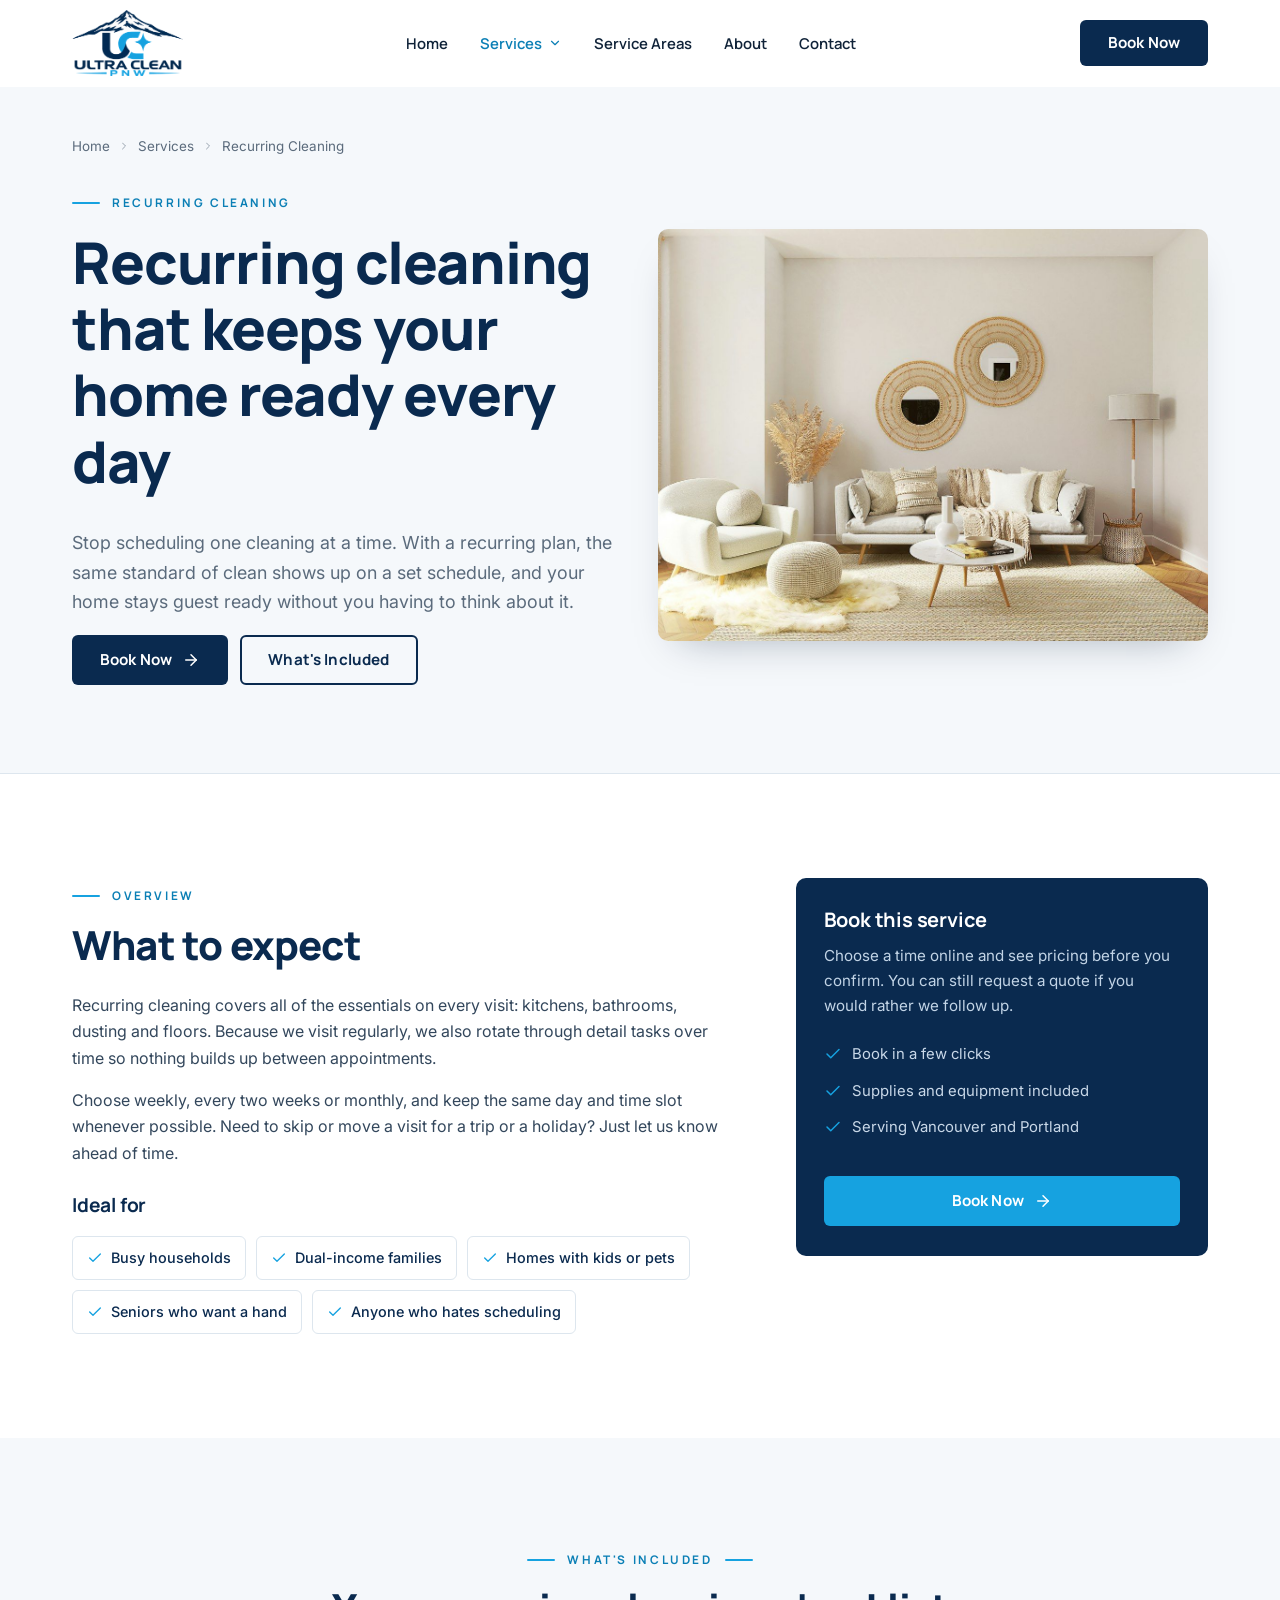
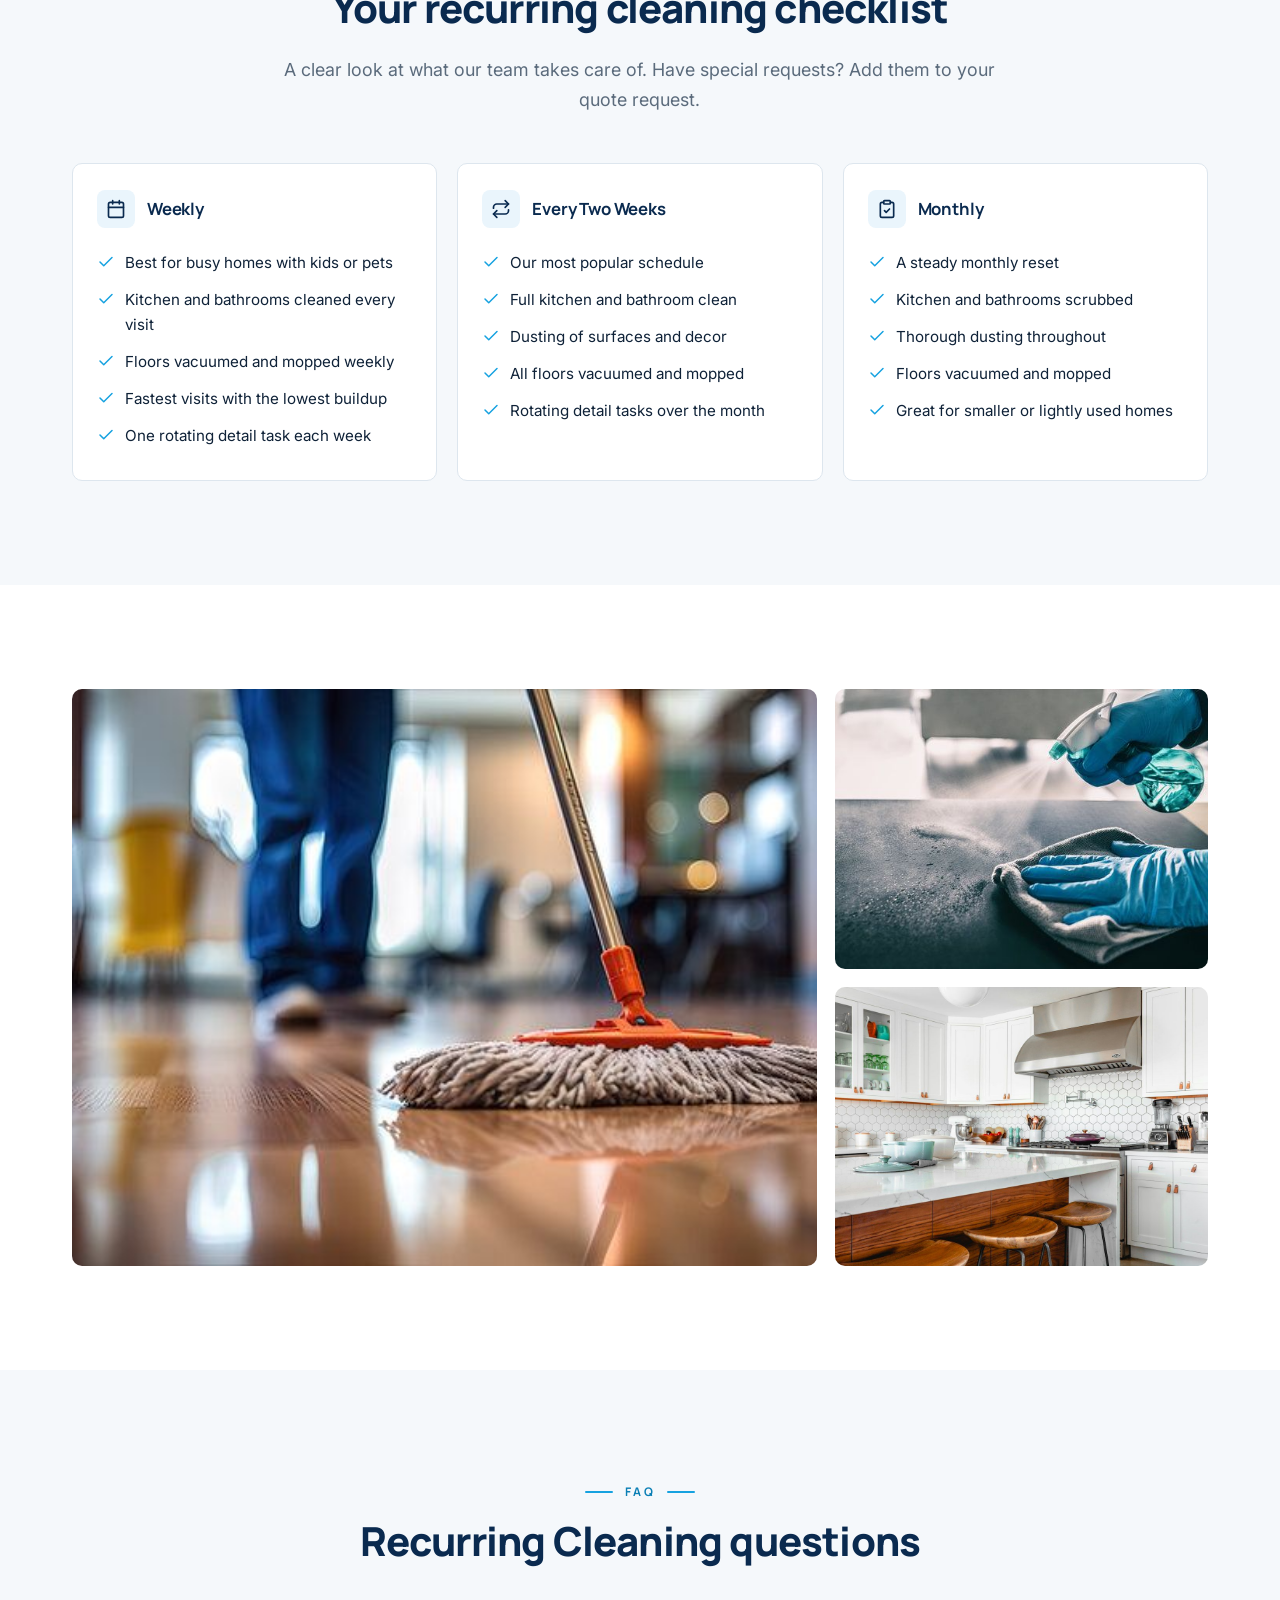
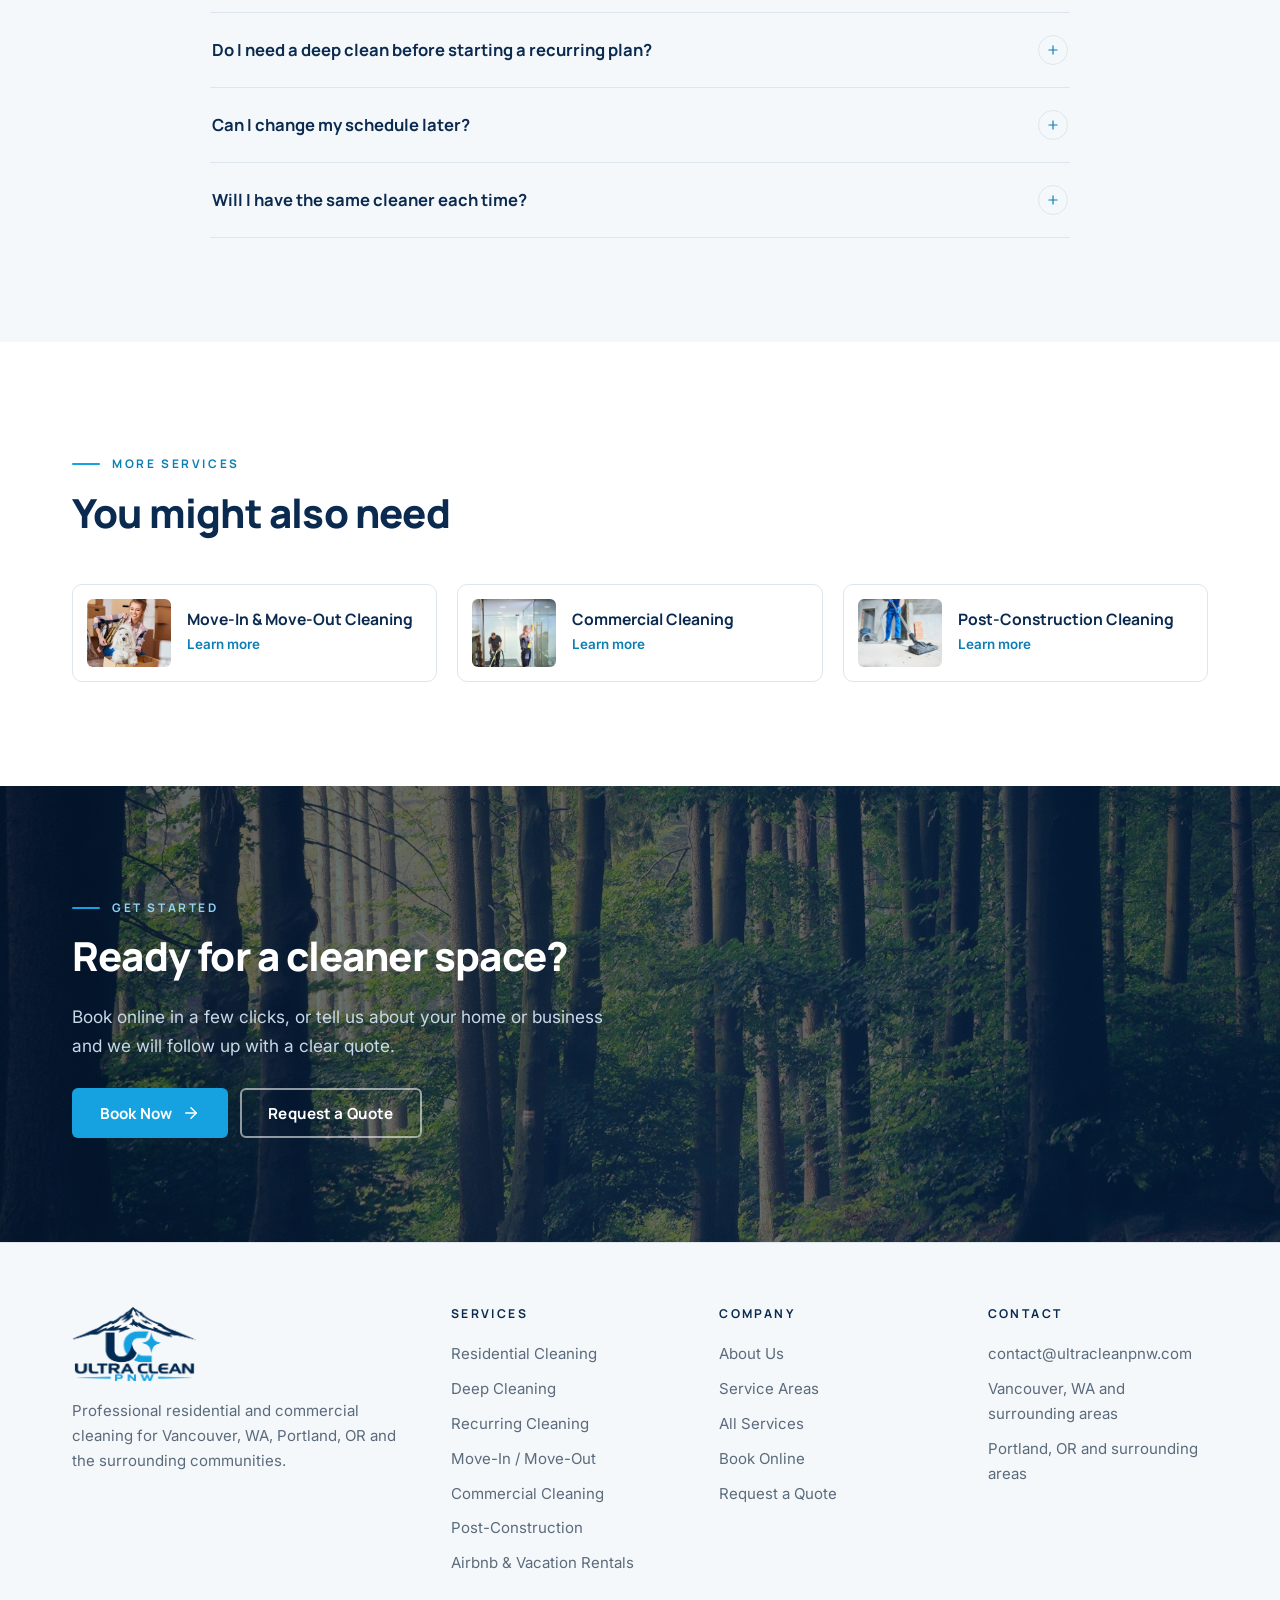
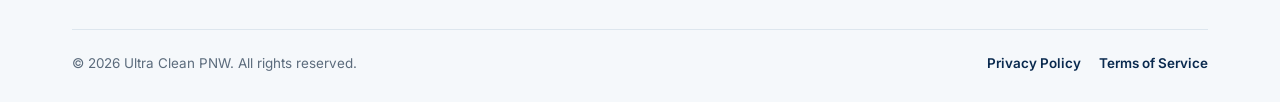
<file: services/recurring-cleaning/index.html>
<!DOCTYPE html>
<html lang="en-US" class="no-js">
<head>
<meta charset="utf-8">
<meta name="viewport" content="width=device-width, initial-scale=1, viewport-fit=cover">
<title>Weekly &amp; Bi-Weekly House Cleaning in Vancouver &amp; Portland | Ultra Clean PNW</title>
<meta name="description" content="Recurring weekly, bi-weekly and monthly house cleaning in Vancouver, WA and Portland, OR. A consistent clean on a schedule that works for you. Get a free quote.">
<link rel="canonical" href="https://ultracleanpnw.com/services/recurring-cleaning/">
<meta name="robots" content="index, follow, max-image-preview:large">
<meta name="theme-color" content="#0a2a4f">
<meta name="author" content="Ultra Clean PNW">
<meta name="geo.region" content="US-WA">
<meta name="geo.placename" content="Vancouver, Washington">
<meta name="geo.position" content="45.6387;-122.6615">
<meta name="ICBM" content="45.6387, -122.6615">
<meta property="og:type" content="website">
<meta property="og:site_name" content="Ultra Clean PNW">
<meta property="og:locale" content="en_US">
<meta property="og:title" content="Weekly &amp; Bi-Weekly House Cleaning in Vancouver &amp; Portland | Ultra Clean PNW">
<meta property="og:description" content="Recurring weekly, bi-weekly and monthly house cleaning in Vancouver, WA and Portland, OR. A consistent clean on a schedule that works for you. Get a free quote.">
<meta property="og:url" content="https://ultracleanpnw.com/services/recurring-cleaning/">
<meta property="og:image" content="https://ultracleanpnw.com/assets/og-image.jpg">
<meta property="og:image:width" content="1200">
<meta property="og:image:height" content="630">
<meta property="og:image:alt" content="Ultra Clean PNW logo over the Portland skyline">
<meta name="twitter:card" content="summary_large_image">
<meta name="twitter:title" content="Weekly &amp; Bi-Weekly House Cleaning in Vancouver &amp; Portland | Ultra Clean PNW">
<meta name="twitter:description" content="Recurring weekly, bi-weekly and monthly house cleaning in Vancouver, WA and Portland, OR. A consistent clean on a schedule that works for you. Get a free quote.">
<meta name="twitter:image" content="https://ultracleanpnw.com/assets/og-image.jpg">
<link rel="icon" href="../../favicon.ico" sizes="any">
<link rel="icon" type="image/png" sizes="32x32" href="../../assets/favicon-32.png">
<link rel="icon" type="image/png" sizes="16x16" href="../../assets/favicon-16.png">
<link rel="apple-touch-icon" href="../../assets/apple-touch-icon.png">
<link rel="manifest" href="../../site.webmanifest">
<link rel="preconnect" href="https://ultracleanpnw.bookingkoala.com" crossorigin>
<link rel="dns-prefetch" href="https://ultracleanpnw.bookingkoala.com">
<link rel="preconnect" href="https://fonts.googleapis.com">
<link rel="preconnect" href="https://fonts.gstatic.com" crossorigin>
<link href="https://fonts.googleapis.com/css2?family=Inter:wght@400;500;600&family=Manrope:wght@600;700;800&display=swap" rel="stylesheet">
<link rel="stylesheet" href="../../css/styles.css">
<script type="application/ld+json">{"@context": "https://schema.org", "@type": "Service", "name": "Recurring Cleaning", "serviceType": "Recurring Cleaning", "description": "Recurring weekly, bi-weekly and monthly house cleaning in Vancouver, WA and Portland, OR. A consistent clean on a schedule that works for you. Get a free quote.", "url": "https://ultracleanpnw.com/services/recurring-cleaning/", "image": "https://ultracleanpnw.com/assets/img/living-bright.jpg", "provider": {"@type": "HouseCleaningService", "@id": "https://ultracleanpnw.com/#business", "name": "Ultra Clean PNW", "url": "https://ultracleanpnw.com/"}, "areaServed": [{"@type": "City", "name": "Vancouver, WA"}, {"@type": "City", "name": "Camas, WA"}, {"@type": "City", "name": "Washougal, WA"}, {"@type": "City", "name": "Battle Ground, WA"}, {"@type": "City", "name": "Ridgefield, WA"}, {"@type": "City", "name": "La Center, WA"}, {"@type": "City", "name": "Brush Prairie, WA"}, {"@type": "City", "name": "Hazel Dell, WA"}, {"@type": "City", "name": "Salmon Creek, WA"}, {"@type": "City", "name": "Felida, WA"}, {"@type": "City", "name": "Orchards, WA"}, {"@type": "City", "name": "Hockinson, WA"}, {"@type": "City", "name": "Portland, OR"}, {"@type": "City", "name": "Beaverton, OR"}, {"@type": "City", "name": "Hillsboro, OR"}, {"@type": "City", "name": "Lake Oswego, OR"}, {"@type": "City", "name": "Tigard, OR"}, {"@type": "City", "name": "Tualatin, OR"}, {"@type": "City", "name": "West Linn, OR"}, {"@type": "City", "name": "Milwaukie, OR"}, {"@type": "City", "name": "Gresham, OR"}, {"@type": "City", "name": "Happy Valley, OR"}, {"@type": "City", "name": "Oregon City, OR"}, {"@type": "City", "name": "Clackamas, OR"}]}</script>
<script type="application/ld+json">{"@context": "https://schema.org", "@type": "BreadcrumbList", "itemListElement": [{"@type": "ListItem", "position": 1, "name": "Home", "item": "https://ultracleanpnw.com/"}, {"@type": "ListItem", "position": 2, "name": "Services", "item": "https://ultracleanpnw.com/services/"}, {"@type": "ListItem", "position": 3, "name": "Recurring Cleaning", "item": "https://ultracleanpnw.com/services/recurring-cleaning/"}]}</script>
<script type="application/ld+json">{"@context": "https://schema.org", "@type": "FAQPage", "mainEntity": [{"@type": "Question", "name": "Do I need a deep clean before starting a recurring plan?", "acceptedAnswer": {"@type": "Answer", "text": "If the home has not been professionally cleaned recently, we usually recommend starting with a deep clean. It sets a strong baseline so every recurring visit can focus on upkeep."}}, {"@type": "Question", "name": "Can I change my schedule later?", "acceptedAnswer": {"@type": "Answer", "text": "Yes. You can switch between weekly, bi-weekly and monthly, or pause service, with notice ahead of your next visit."}}, {"@type": "Question", "name": "Will I have the same cleaner each time?", "acceptedAnswer": {"@type": "Answer", "text": "We aim to keep a consistent team on your home so they learn your preferences, though staffing can occasionally vary."}}]}</script>
</head>
<body>
<a class="skip-link" href="#main">Skip to content</a>
<header class="site-header">
  <div class="container header-inner">
    <a class="brand" href="../../" aria-label="Ultra Clean PNW home">
      <img src="../../assets/logo.png" alt="Ultra Clean PNW" width="520" height="310">
    </a>
    <nav class="nav" aria-label="Main">
      <ul class="nav-list">
        <li><a class="nav-link" href="../../">Home</a></li>
        <li class="has-dropdown">
          <a class="nav-link" href="../../services/" aria-current="page">Services <svg viewBox="0 0 24 24" fill="none" stroke="currentColor" stroke-width="2" stroke-linecap="round" stroke-linejoin="round" aria-hidden="true"><path d="m6 9 6 6 6-6"/></svg></a>
          <div class="dropdown">
<a href="../../services/residential-cleaning/">Residential Cleaning</a>
<a href="../../services/deep-cleaning/">Deep Cleaning</a>
<a href="../../services/recurring-cleaning/" aria-current="page">Recurring Cleaning</a>
<a href="../../services/move-in-move-out-cleaning/">Move-In / Move-Out</a>
<a href="../../services/commercial-cleaning/">Commercial Cleaning</a>
<a href="../../services/post-construction-cleaning/">Post-Construction</a>
<a href="../../services/airbnb-vacation-rental-cleaning/">Airbnb & Vacation Rentals</a>
<a class="all" href="../../services/">View all services</a>
          </div>
        </li>
        <li><a class="nav-link" href="../../#areas">Service Areas</a></li>
        <li><a class="nav-link" href="../../#about">About</a></li>
        <li><a class="nav-link" href="../../contact/">Contact</a></li>
      </ul>
    </nav>
    <a class="btn btn-primary header-cta" href="../../book/">Book Now</a>
    <button class="menu-toggle" type="button" aria-label="Open menu" aria-expanded="false" aria-controls="mobile-nav">
      <svg class="icon-open" viewBox="0 0 24 24" fill="none" stroke="currentColor" stroke-width="2" stroke-linecap="round" stroke-linejoin="round" aria-hidden="true"><path d="M4 6h16M4 12h16M4 18h16"/></svg><svg class="icon-close" viewBox="0 0 24 24" fill="none" stroke="currentColor" stroke-width="2" stroke-linecap="round" stroke-linejoin="round" aria-hidden="true"><path d="M18 6 6 18M6 6l12 12"/></svg>
    </button>
  </div>
</header>
<nav class="mobile-nav" id="mobile-nav" aria-label="Mobile" aria-hidden="true">
  <a href="../../">Home</a>
  <span class="sub-label">Services</span>
  <div class="sub">
<a href="../../services/residential-cleaning/">Residential Cleaning</a>
<a href="../../services/deep-cleaning/">Deep Cleaning</a>
<a href="../../services/recurring-cleaning/">Recurring Cleaning</a>
<a href="../../services/move-in-move-out-cleaning/">Move-In / Move-Out</a>
<a href="../../services/commercial-cleaning/">Commercial Cleaning</a>
<a href="../../services/post-construction-cleaning/">Post-Construction</a>
<a href="../../services/airbnb-vacation-rental-cleaning/">Airbnb & Vacation Rentals</a>
  </div>
  <span class="sub-label">Company</span>
  <a href="../../services/">All Services</a>
  <a href="../../#areas">Service Areas</a>
  <a href="../../#about">About</a>
  <a href="../../contact/">Contact</a>
  <a href="../../book/">Book Online</a>
  <a class="btn btn-primary" href="../../book/">Book Now</a>
</nav>
<main id="main">

<section class="page-hero">
  <div class="container">
    <nav class="crumbs" aria-label="Breadcrumb"><a href="../../">Home</a><svg viewBox="0 0 24 24" fill="none" stroke="currentColor" stroke-width="2" stroke-linecap="round" stroke-linejoin="round" aria-hidden="true"><path d="m9 18 6-6-6-6"/></svg><a href="../">Services</a><svg viewBox="0 0 24 24" fill="none" stroke="currentColor" stroke-width="2" stroke-linecap="round" stroke-linejoin="round" aria-hidden="true"><path d="m9 18 6-6-6-6"/></svg><span>Recurring Cleaning</span></nav>
    <div class="split">
      <div>
        <span class="eyebrow">Recurring Cleaning</span>
        <h1>Recurring cleaning that keeps your home ready every day</h1>
        <p class="lead">Stop scheduling one cleaning at a time. With a recurring plan, the same standard of clean shows up on a set schedule, and your home stays guest ready without you having to think about it.</p>
        <div class="btn-row">
          <a class="btn btn-primary" href="../../book/">Book Now <svg viewBox="0 0 24 24" fill="none" stroke="currentColor" stroke-width="2" stroke-linecap="round" stroke-linejoin="round" aria-hidden="true"><path d="M5 12h14"/><path d="m12 5 7 7-7 7"/></svg></a>
          <a class="btn btn-outline" href="#included">What's Included</a>
        </div>
      </div>
      <div class="frame"><img src="../../assets/img/living-bright.jpg" alt="Bright, tidy living room with neutral decor" width="1200" height="879" decoding="async" fetchpriority="high"></div>
    </div>
  </div>
</section>

<section class="section">
  <div class="container detail-grid">
    <div class="prose reveal">
      <span class="eyebrow">Overview</span>
      <h2>What to expect</h2>
      <p>Recurring cleaning covers all of the essentials on every visit: kitchens, bathrooms, dusting and floors. Because we visit regularly, we also rotate through detail tasks over time so nothing builds up between appointments.</p><p>Choose weekly, every two weeks or monthly, and keep the same day and time slot whenever possible. Need to skip or move a visit for a trip or a holiday? Just let us know ahead of time.</p>
      <h3 style="margin-top:28px">Ideal for</h3>
      <ul class="ideal"><li><svg viewBox="0 0 24 24" fill="none" stroke="currentColor" stroke-width="2" stroke-linecap="round" stroke-linejoin="round" aria-hidden="true"><path d="M20 6 9 17l-5-5"/></svg>Busy households</li><li><svg viewBox="0 0 24 24" fill="none" stroke="currentColor" stroke-width="2" stroke-linecap="round" stroke-linejoin="round" aria-hidden="true"><path d="M20 6 9 17l-5-5"/></svg>Dual-income families</li><li><svg viewBox="0 0 24 24" fill="none" stroke="currentColor" stroke-width="2" stroke-linecap="round" stroke-linejoin="round" aria-hidden="true"><path d="M20 6 9 17l-5-5"/></svg>Homes with kids or pets</li><li><svg viewBox="0 0 24 24" fill="none" stroke="currentColor" stroke-width="2" stroke-linecap="round" stroke-linejoin="round" aria-hidden="true"><path d="M20 6 9 17l-5-5"/></svg>Seniors who want a hand</li><li><svg viewBox="0 0 24 24" fill="none" stroke="currentColor" stroke-width="2" stroke-linecap="round" stroke-linejoin="round" aria-hidden="true"><path d="M20 6 9 17l-5-5"/></svg>Anyone who hates scheduling</li></ul>
    </div>
    <aside class="sticky reveal">
      <div class="aside-card">
        <h3>Book this service</h3>
        <p>Choose a time online and see pricing before you confirm. You can still request a quote if you would rather we follow up.</p>
        <ul>
          <li><svg viewBox="0 0 24 24" fill="none" stroke="currentColor" stroke-width="2" stroke-linecap="round" stroke-linejoin="round" aria-hidden="true"><path d="M20 6 9 17l-5-5"/></svg>Book in a few clicks</li>
          <li><svg viewBox="0 0 24 24" fill="none" stroke="currentColor" stroke-width="2" stroke-linecap="round" stroke-linejoin="round" aria-hidden="true"><path d="M20 6 9 17l-5-5"/></svg>Supplies and equipment included</li>
          <li><svg viewBox="0 0 24 24" fill="none" stroke="currentColor" stroke-width="2" stroke-linecap="round" stroke-linejoin="round" aria-hidden="true"><path d="M20 6 9 17l-5-5"/></svg>Serving Vancouver and Portland</li>
        </ul>
        <a class="btn btn-blue" href="../../book/">Book Now <svg viewBox="0 0 24 24" fill="none" stroke="currentColor" stroke-width="2" stroke-linecap="round" stroke-linejoin="round" aria-hidden="true"><path d="M5 12h14"/><path d="m12 5 7 7-7 7"/></svg></a>
      </div>
    </aside>
  </div>
</section>

<section class="section alt" id="included">
  <div class="container">
    <div class="section-head reveal">
      <span class="eyebrow center">What's Included</span>
      <h2>Your recurring cleaning checklist</h2>
      <p class="lead">A clear look at what our team takes care of. Have special requests? Add them to your quote request.</p>
    </div>
    <div class="included cols-3">
<div class="inc-card reveal">
  <h3><span class="ico"><svg viewBox="0 0 24 24" fill="none" stroke="currentColor" stroke-width="2" stroke-linecap="round" stroke-linejoin="round" aria-hidden="true"><rect x="3" y="4" width="18" height="18" rx="2"/><path d="M16 2v4M8 2v4M3 10h18"/></svg></span>Weekly</h3>
  <ul class="checks"><li><svg viewBox="0 0 24 24" fill="none" stroke="currentColor" stroke-width="2" stroke-linecap="round" stroke-linejoin="round" aria-hidden="true"><path d="M20 6 9 17l-5-5"/></svg><span>Best for busy homes with kids or pets</span></li><li><svg viewBox="0 0 24 24" fill="none" stroke="currentColor" stroke-width="2" stroke-linecap="round" stroke-linejoin="round" aria-hidden="true"><path d="M20 6 9 17l-5-5"/></svg><span>Kitchen and bathrooms cleaned every visit</span></li><li><svg viewBox="0 0 24 24" fill="none" stroke="currentColor" stroke-width="2" stroke-linecap="round" stroke-linejoin="round" aria-hidden="true"><path d="M20 6 9 17l-5-5"/></svg><span>Floors vacuumed and mopped weekly</span></li><li><svg viewBox="0 0 24 24" fill="none" stroke="currentColor" stroke-width="2" stroke-linecap="round" stroke-linejoin="round" aria-hidden="true"><path d="M20 6 9 17l-5-5"/></svg><span>Fastest visits with the lowest buildup</span></li><li><svg viewBox="0 0 24 24" fill="none" stroke="currentColor" stroke-width="2" stroke-linecap="round" stroke-linejoin="round" aria-hidden="true"><path d="M20 6 9 17l-5-5"/></svg><span>One rotating detail task each week</span></li></ul>
</div>
<div class="inc-card reveal">
  <h3><span class="ico"><svg viewBox="0 0 24 24" fill="none" stroke="currentColor" stroke-width="2" stroke-linecap="round" stroke-linejoin="round" aria-hidden="true"><path d="m17 2 4 4-4 4"/><path d="M3 11v-1a4 4 0 0 1 4-4h14"/><path d="m7 22-4-4 4-4"/><path d="M21 13v1a4 4 0 0 1-4 4H3"/></svg></span>Every Two Weeks</h3>
  <ul class="checks"><li><svg viewBox="0 0 24 24" fill="none" stroke="currentColor" stroke-width="2" stroke-linecap="round" stroke-linejoin="round" aria-hidden="true"><path d="M20 6 9 17l-5-5"/></svg><span>Our most popular schedule</span></li><li><svg viewBox="0 0 24 24" fill="none" stroke="currentColor" stroke-width="2" stroke-linecap="round" stroke-linejoin="round" aria-hidden="true"><path d="M20 6 9 17l-5-5"/></svg><span>Full kitchen and bathroom clean</span></li><li><svg viewBox="0 0 24 24" fill="none" stroke="currentColor" stroke-width="2" stroke-linecap="round" stroke-linejoin="round" aria-hidden="true"><path d="M20 6 9 17l-5-5"/></svg><span>Dusting of surfaces and decor</span></li><li><svg viewBox="0 0 24 24" fill="none" stroke="currentColor" stroke-width="2" stroke-linecap="round" stroke-linejoin="round" aria-hidden="true"><path d="M20 6 9 17l-5-5"/></svg><span>All floors vacuumed and mopped</span></li><li><svg viewBox="0 0 24 24" fill="none" stroke="currentColor" stroke-width="2" stroke-linecap="round" stroke-linejoin="round" aria-hidden="true"><path d="M20 6 9 17l-5-5"/></svg><span>Rotating detail tasks over the month</span></li></ul>
</div>
<div class="inc-card reveal">
  <h3><span class="ico"><svg viewBox="0 0 24 24" fill="none" stroke="currentColor" stroke-width="2" stroke-linecap="round" stroke-linejoin="round" aria-hidden="true"><rect x="8" y="2" width="8" height="4" rx="1"/><path d="M16 4h2a2 2 0 0 1 2 2v14a2 2 0 0 1-2 2H6a2 2 0 0 1-2-2V6a2 2 0 0 1 2-2h2"/><path d="m9 14 2 2 4-4"/></svg></span>Monthly</h3>
  <ul class="checks"><li><svg viewBox="0 0 24 24" fill="none" stroke="currentColor" stroke-width="2" stroke-linecap="round" stroke-linejoin="round" aria-hidden="true"><path d="M20 6 9 17l-5-5"/></svg><span>A steady monthly reset</span></li><li><svg viewBox="0 0 24 24" fill="none" stroke="currentColor" stroke-width="2" stroke-linecap="round" stroke-linejoin="round" aria-hidden="true"><path d="M20 6 9 17l-5-5"/></svg><span>Kitchen and bathrooms scrubbed</span></li><li><svg viewBox="0 0 24 24" fill="none" stroke="currentColor" stroke-width="2" stroke-linecap="round" stroke-linejoin="round" aria-hidden="true"><path d="M20 6 9 17l-5-5"/></svg><span>Thorough dusting throughout</span></li><li><svg viewBox="0 0 24 24" fill="none" stroke="currentColor" stroke-width="2" stroke-linecap="round" stroke-linejoin="round" aria-hidden="true"><path d="M20 6 9 17l-5-5"/></svg><span>Floors vacuumed and mopped</span></li><li><svg viewBox="0 0 24 24" fill="none" stroke="currentColor" stroke-width="2" stroke-linecap="round" stroke-linejoin="round" aria-hidden="true"><path d="M20 6 9 17l-5-5"/></svg><span>Great for smaller or lightly used homes</span></li></ul>
</div>
    </div>
  </div>
</section>

<section class="section">
  <div class="container">
    <div class="gallery reveal">
<figure><img src="../../assets/img/mopping.jpg" alt="Mop gliding across a polished hardwood floor" width="643" height="360" loading="lazy" decoding="async"></figure>
<figure><img src="../../assets/img/spray-wipe.jpg" alt="Gloved hands spraying and wiping a table surface" width="515" height="360" loading="lazy" decoding="async"></figure>
<figure><img src="../../assets/img/kitchen-white.jpg" alt="Clean white kitchen with clear countertops" width="1200" height="800" loading="lazy" decoding="async"></figure>
    </div>
  </div>
</section>

<section class="section alt">
  <div class="container">
    <div class="section-head reveal">
      <span class="eyebrow center">FAQ</span>
      <h2>Recurring Cleaning questions</h2>
    </div>
    <div class="faq">
<details>
  <summary>Do I need a deep clean before starting a recurring plan?<span class="pm"><svg viewBox="0 0 24 24" fill="none" stroke="currentColor" stroke-width="2" stroke-linecap="round" stroke-linejoin="round" aria-hidden="true"><path d="M12 5v14M5 12h14"/></svg></span></summary>
  <div class="answer"><p>If the home has not been professionally cleaned recently, we usually recommend starting with a deep clean. It sets a strong baseline so every recurring visit can focus on upkeep.</p></div>
</details>
<details>
  <summary>Can I change my schedule later?<span class="pm"><svg viewBox="0 0 24 24" fill="none" stroke="currentColor" stroke-width="2" stroke-linecap="round" stroke-linejoin="round" aria-hidden="true"><path d="M12 5v14M5 12h14"/></svg></span></summary>
  <div class="answer"><p>Yes. You can switch between weekly, bi-weekly and monthly, or pause service, with notice ahead of your next visit.</p></div>
</details>
<details>
  <summary>Will I have the same cleaner each time?<span class="pm"><svg viewBox="0 0 24 24" fill="none" stroke="currentColor" stroke-width="2" stroke-linecap="round" stroke-linejoin="round" aria-hidden="true"><path d="M12 5v14M5 12h14"/></svg></span></summary>
  <div class="answer"><p>We aim to keep a consistent team on your home so they learn your preferences, though staffing can occasionally vary.</p></div>
</details>
</div>
  </div>
</section>

<section class="section">
  <div class="container">
    <div class="section-head left reveal">
      <span class="eyebrow">More Services</span>
      <h2>You might also need</h2>
    </div>
    <div class="related">
<a href="../move-in-move-out-cleaning/"><img src="../../assets/img/moving.jpg" alt="Woman unpacking moving boxes with her dog in a new home" width="600" height="600" loading="lazy" decoding="async" style="object-position:50% 15%"><div><strong>Move-In & Move-Out Cleaning</strong><span>Learn more</span></div></a>
<a href="../commercial-cleaning/"><img src="../../assets/img/commercial.jpg" alt="Cleaning crew vacuuming and wiping glass walls in an office" width="1080" height="720" loading="lazy" decoding="async"><div><strong>Commercial Cleaning</strong><span>Learn more</span></div></a>
<a href="../post-construction-cleaning/"><img src="../../assets/img/construction-vacuum.jpg" alt="Cleaner vacuuming construction dust from a new concrete floor" width="1000" height="668" loading="lazy" decoding="async"><div><strong>Post-Construction Cleaning</strong><span>Learn more</span></div></a>
    </div>
  </div>
</section>
<section class="cta-band">
  <img src="../../assets/img/forest.jpg" alt="" width="1800" height="1199" loading="lazy" decoding="async">
  <div class="container">
    <span class="eyebrow light">Get started</span>
    <h2>Ready for a cleaner space?</h2>
    <p>Book online in a few clicks, or tell us about your home or business and we will follow up with a clear quote.</p>
    <div class="btn-row">
      <a class="btn btn-blue" href="../../book/">Book Now <svg viewBox="0 0 24 24" fill="none" stroke="currentColor" stroke-width="2" stroke-linecap="round" stroke-linejoin="round" aria-hidden="true"><path d="M5 12h14"/><path d="m12 5 7 7-7 7"/></svg></a>
      <a class="btn btn-ghost-light" href="../../contact/">Request a Quote</a>
    </div>
  </div>
</section>
</main>
<footer class="site-footer">
  <div class="container">
    <div class="footer-grid">
      <div class="footer-brand">
        <img src="../../assets/logo.png" alt="Ultra Clean PNW" width="520" height="310" loading="lazy">
        <p>Professional residential and commercial cleaning for Vancouver, WA, Portland, OR and the surrounding communities.</p>
      </div>
      <div>
        <h4>Services</h4>
        <ul>
<li><a href="../../services/residential-cleaning/">Residential Cleaning</a></li>
<li><a href="../../services/deep-cleaning/">Deep Cleaning</a></li>
<li><a href="../../services/recurring-cleaning/">Recurring Cleaning</a></li>
<li><a href="../../services/move-in-move-out-cleaning/">Move-In / Move-Out</a></li>
<li><a href="../../services/commercial-cleaning/">Commercial Cleaning</a></li>
<li><a href="../../services/post-construction-cleaning/">Post-Construction</a></li>
<li><a href="../../services/airbnb-vacation-rental-cleaning/">Airbnb & Vacation Rentals</a></li>
        </ul>
      </div>
      <div>
        <h4>Company</h4>
        <ul>
          <li><a href="../../#about">About Us</a></li>
          <li><a href="../../#areas">Service Areas</a></li>
          <li><a href="../../services/">All Services</a></li>
          <li><a href="../../book/">Book Online</a></li>
          <li><a href="../../contact/">Request a Quote</a></li>
        </ul>
      </div>
      <div>
        <h4>Contact</h4>
        <ul>
          
          <li><a href="mailto:contact@ultracleanpnw.com">contact@ultracleanpnw.com</a></li>
          <li><span>Vancouver, WA and surrounding areas</span></li>
          <li><span>Portland, OR and surrounding areas</span></li>
        </ul>
      </div>
    </div>
    <div class="footer-bottom">
      <span>&copy; <span data-year>2026</span> Ultra Clean PNW. All rights reserved.</span>
      <span class="footer-legal"><a href="../../privacy/">Privacy Policy</a><a href="../../terms/">Terms of Service</a></span>
    </div>
  </div>
</footer>
<div class="quick-bar" aria-label="Quick actions">
  <a class="btn btn-primary" href="../../book/">Book Now</a>
  <a class="btn btn-outline" href="mailto:contact@ultracleanpnw.com"><svg viewBox="0 0 24 24" fill="none" stroke="currentColor" stroke-width="2" stroke-linecap="round" stroke-linejoin="round" aria-hidden="true"><rect x="2" y="4" width="20" height="16" rx="2"/><path d="m22 7-8.97 5.7a1.94 1.94 0 0 1-2.06 0L2 7"/></svg>Email</a>
</div>
<script src="../../js/main.js" defer></script>
</body>
</html>
</file>
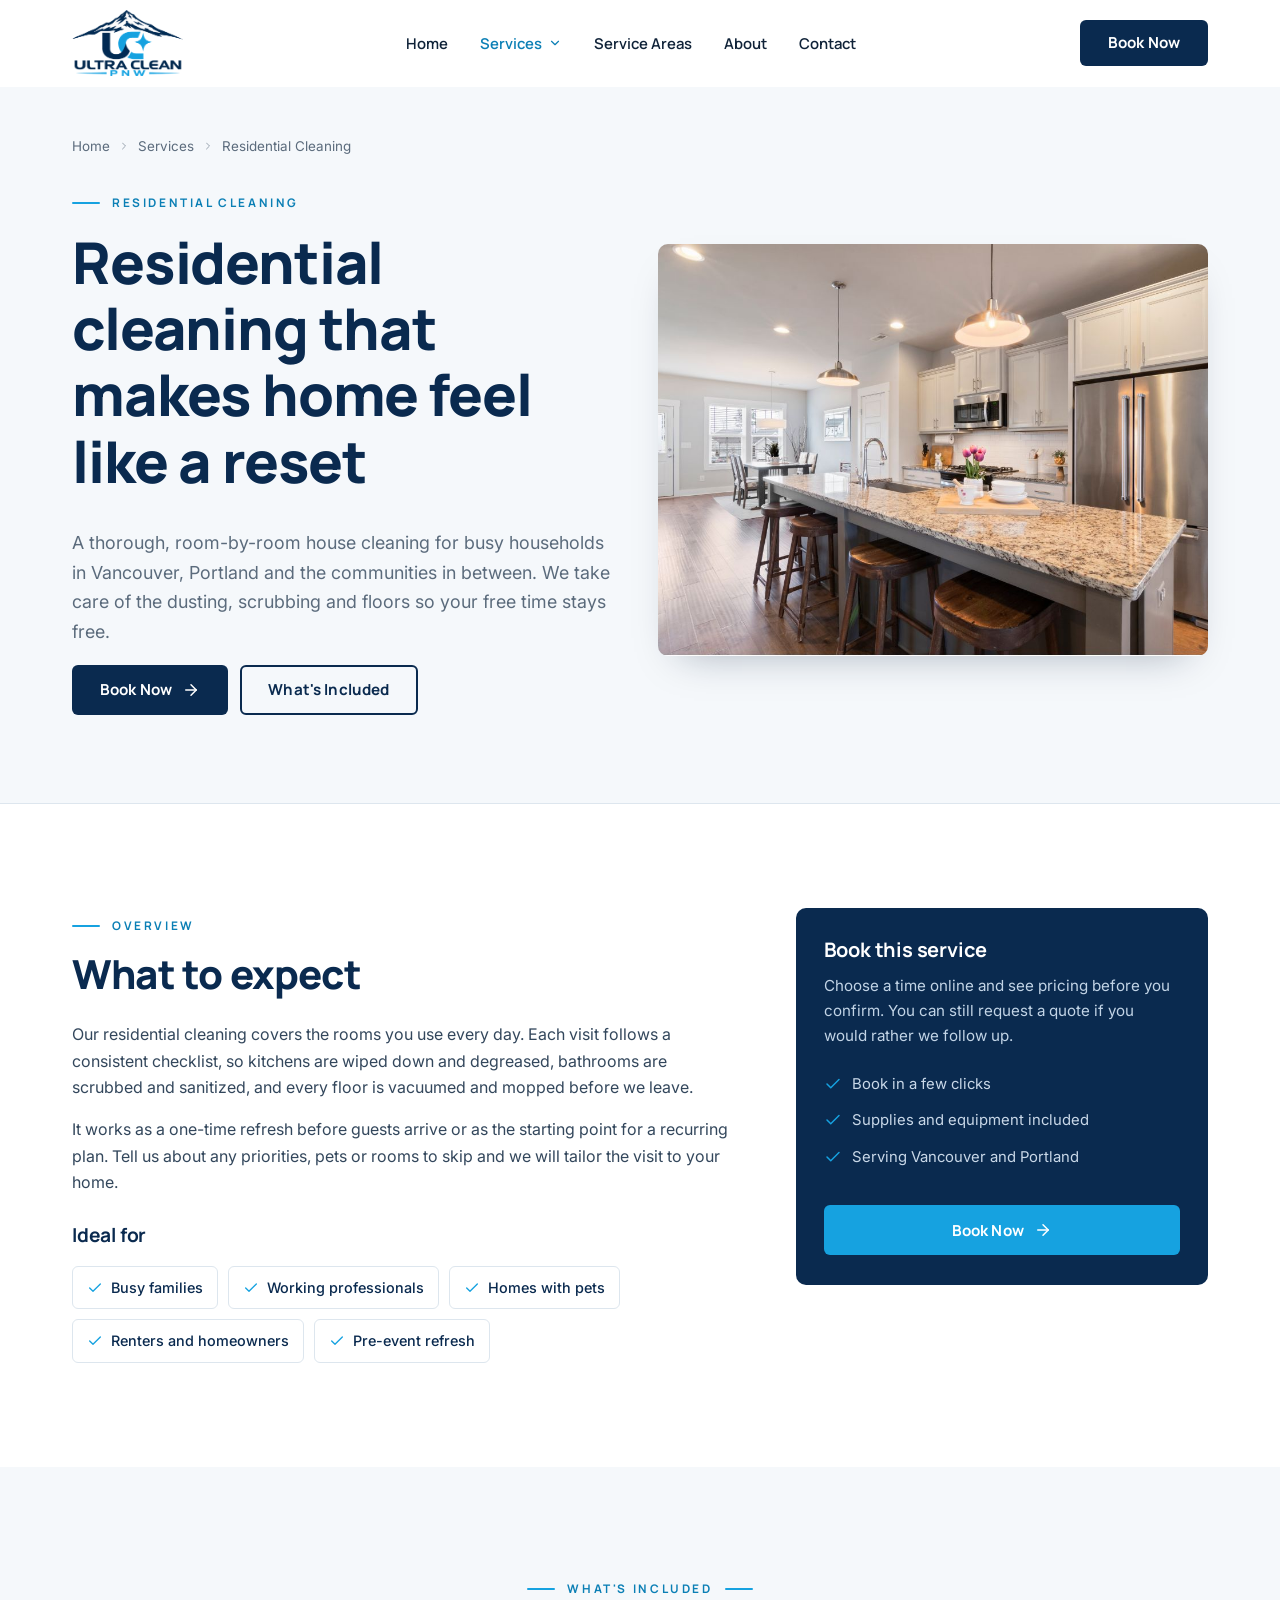
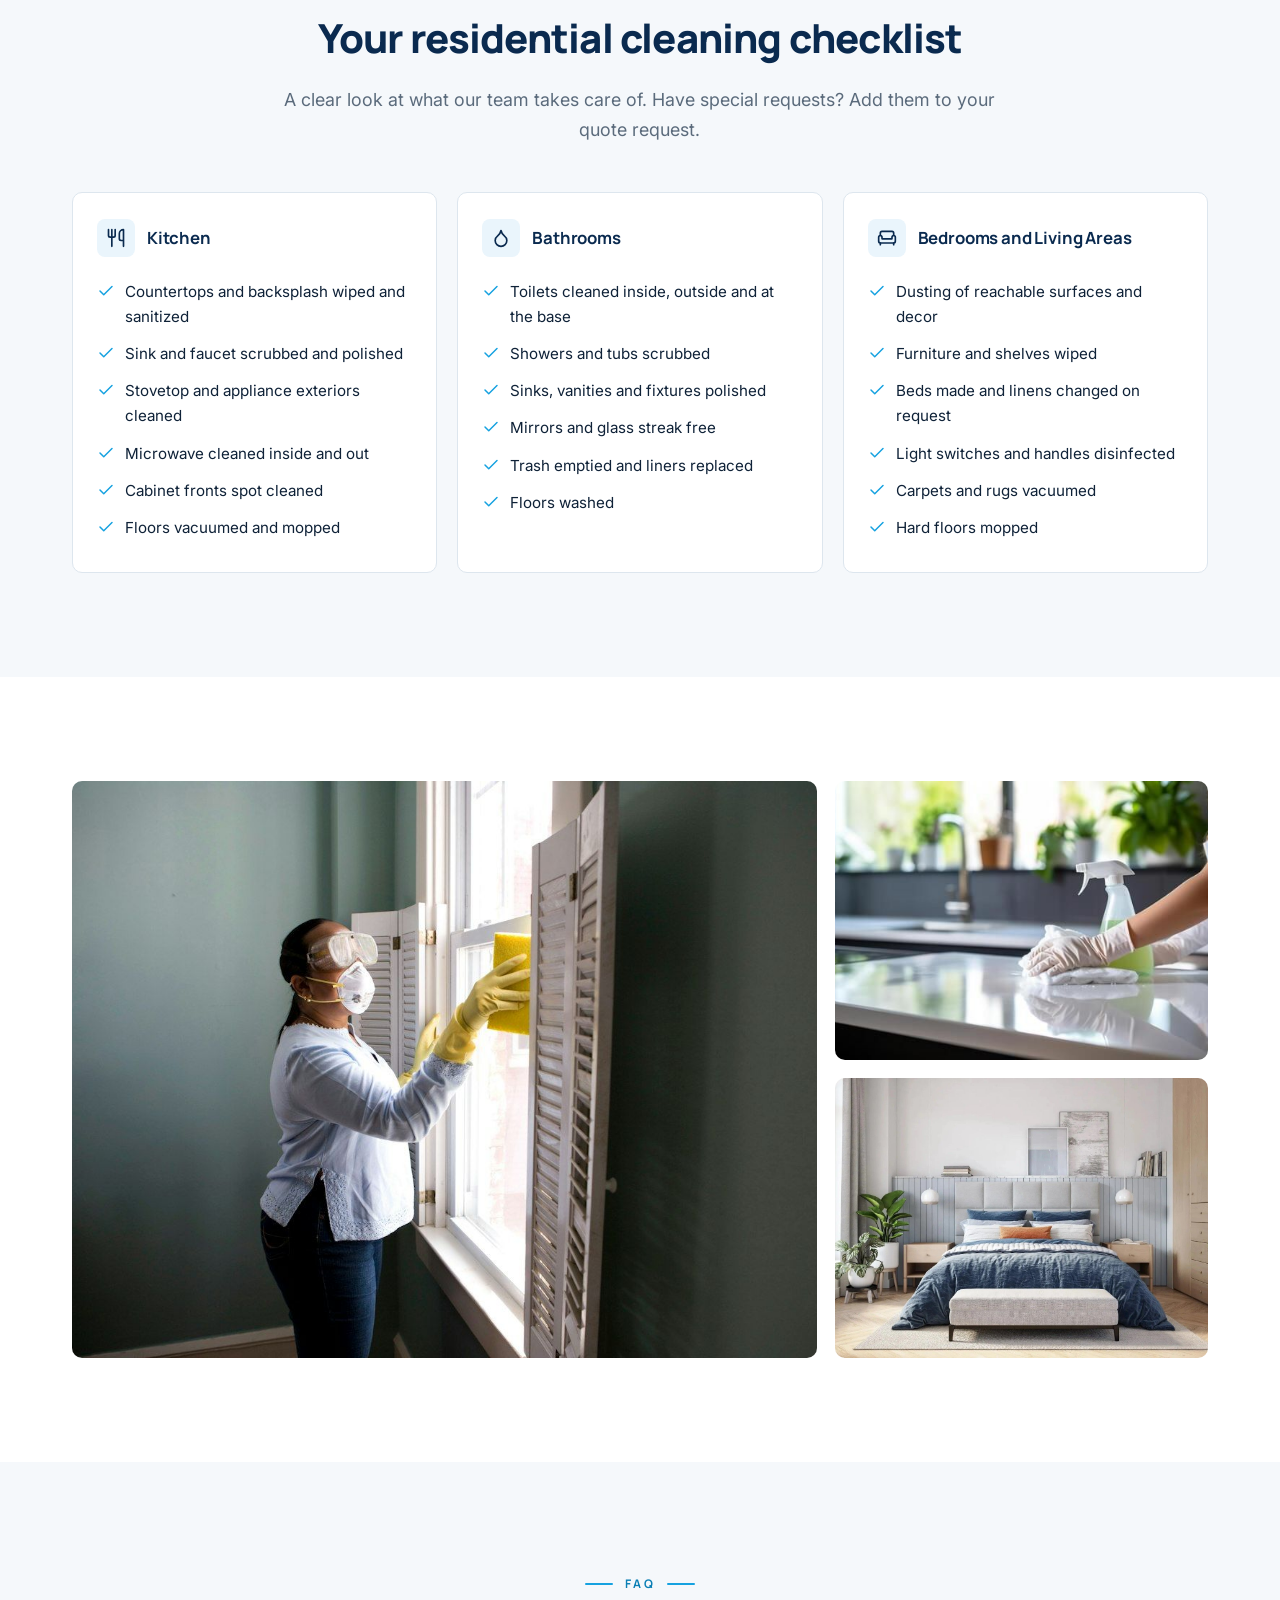
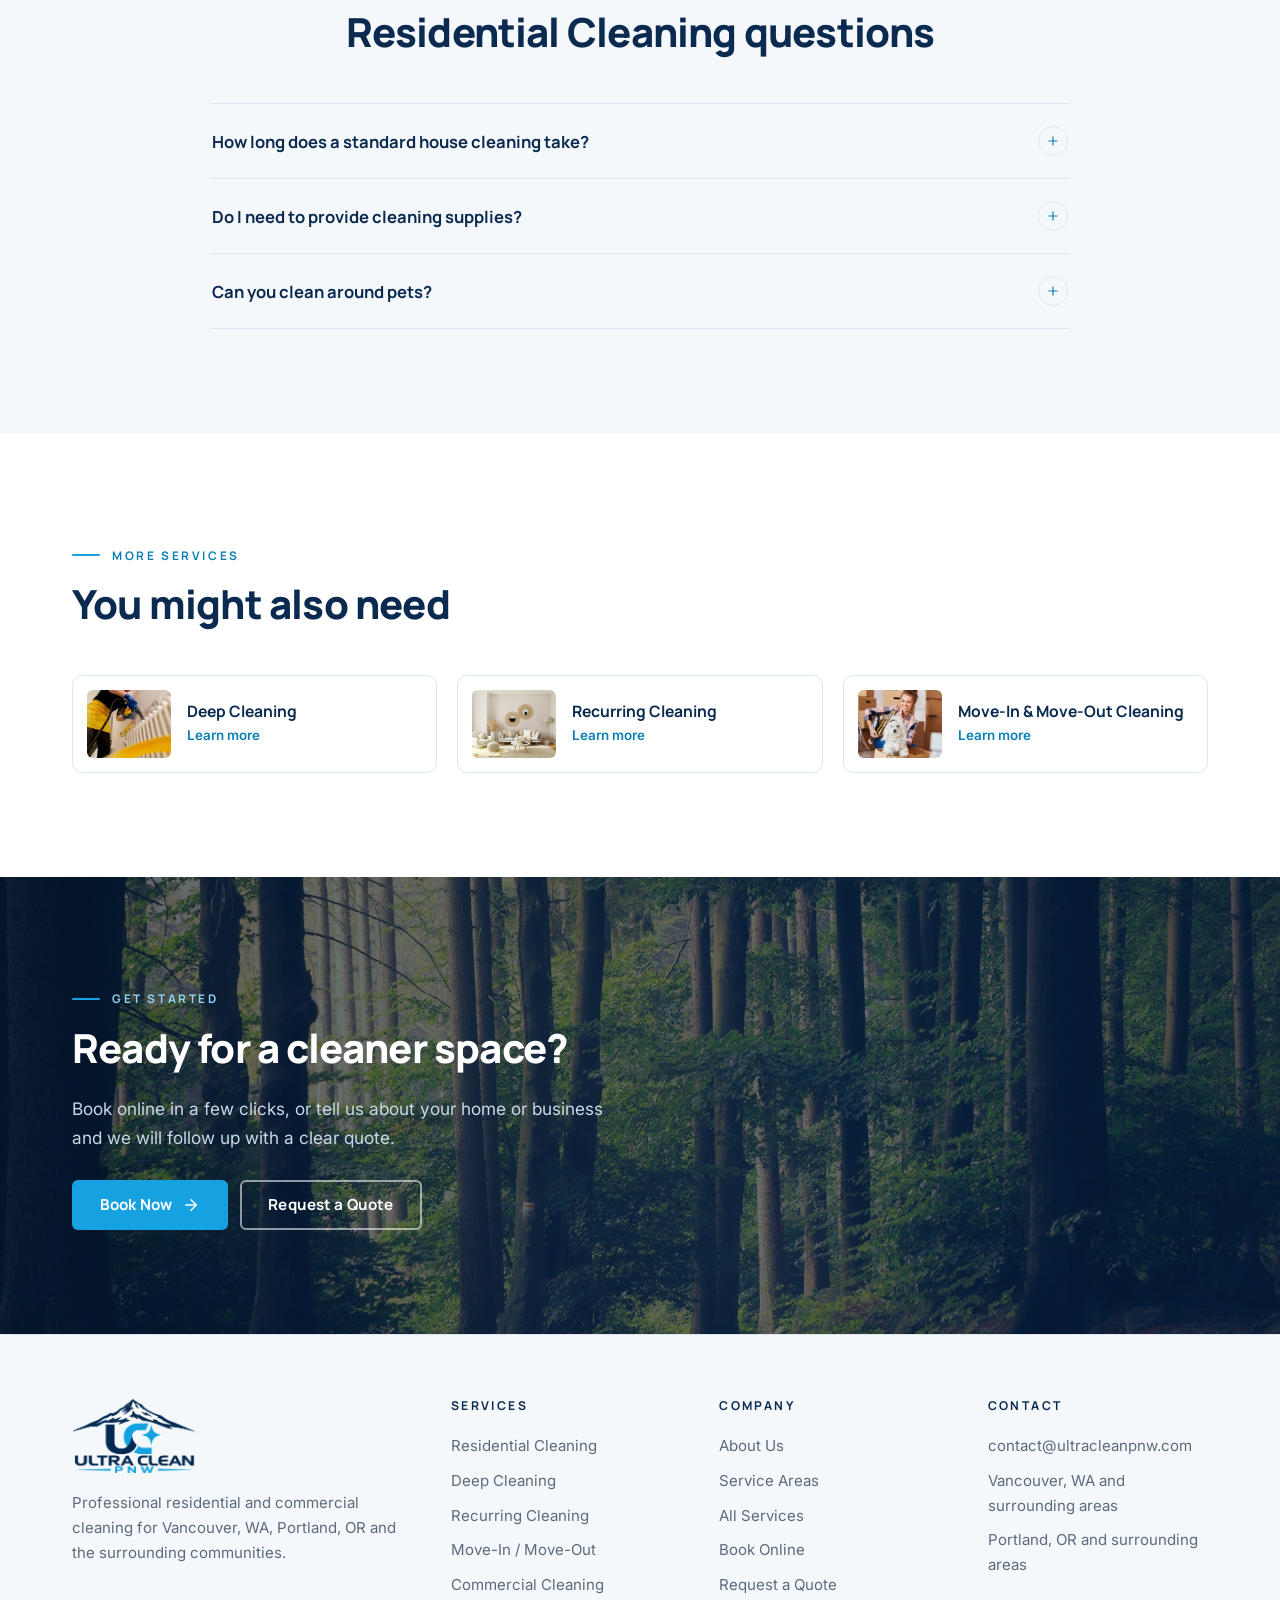
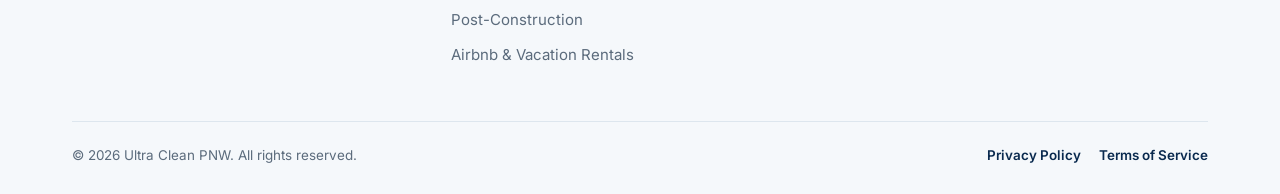
<file: services/residential-cleaning/index.html>
<!DOCTYPE html>
<html lang="en-US" class="no-js">
<head>
<meta charset="utf-8">
<meta name="viewport" content="width=device-width, initial-scale=1, viewport-fit=cover">
<title>House Cleaning in Vancouver, WA &amp; Portland, OR | Ultra Clean PNW</title>
<meta name="description" content="Reliable residential house cleaning in Vancouver, WA and Portland, OR. Kitchens, bathrooms, bedrooms and living areas cleaned with a detailed checklist. Get a free quote.">
<link rel="canonical" href="https://ultracleanpnw.com/services/residential-cleaning/">
<meta name="robots" content="index, follow, max-image-preview:large">
<meta name="theme-color" content="#0a2a4f">
<meta name="author" content="Ultra Clean PNW">
<meta name="geo.region" content="US-WA">
<meta name="geo.placename" content="Vancouver, Washington">
<meta name="geo.position" content="45.6387;-122.6615">
<meta name="ICBM" content="45.6387, -122.6615">
<meta property="og:type" content="website">
<meta property="og:site_name" content="Ultra Clean PNW">
<meta property="og:locale" content="en_US">
<meta property="og:title" content="House Cleaning in Vancouver, WA &amp; Portland, OR | Ultra Clean PNW">
<meta property="og:description" content="Reliable residential house cleaning in Vancouver, WA and Portland, OR. Kitchens, bathrooms, bedrooms and living areas cleaned with a detailed checklist. Get a free quote.">
<meta property="og:url" content="https://ultracleanpnw.com/services/residential-cleaning/">
<meta property="og:image" content="https://ultracleanpnw.com/assets/og-image.jpg">
<meta property="og:image:width" content="1200">
<meta property="og:image:height" content="630">
<meta property="og:image:alt" content="Ultra Clean PNW logo over the Portland skyline">
<meta name="twitter:card" content="summary_large_image">
<meta name="twitter:title" content="House Cleaning in Vancouver, WA &amp; Portland, OR | Ultra Clean PNW">
<meta name="twitter:description" content="Reliable residential house cleaning in Vancouver, WA and Portland, OR. Kitchens, bathrooms, bedrooms and living areas cleaned with a detailed checklist. Get a free quote.">
<meta name="twitter:image" content="https://ultracleanpnw.com/assets/og-image.jpg">
<link rel="icon" href="../../favicon.ico" sizes="any">
<link rel="icon" type="image/png" sizes="32x32" href="../../assets/favicon-32.png">
<link rel="icon" type="image/png" sizes="16x16" href="../../assets/favicon-16.png">
<link rel="apple-touch-icon" href="../../assets/apple-touch-icon.png">
<link rel="manifest" href="../../site.webmanifest">
<link rel="preconnect" href="https://ultracleanpnw.bookingkoala.com" crossorigin>
<link rel="dns-prefetch" href="https://ultracleanpnw.bookingkoala.com">
<link rel="preconnect" href="https://fonts.googleapis.com">
<link rel="preconnect" href="https://fonts.gstatic.com" crossorigin>
<link href="https://fonts.googleapis.com/css2?family=Inter:wght@400;500;600&family=Manrope:wght@600;700;800&display=swap" rel="stylesheet">
<link rel="stylesheet" href="../../css/styles.css">
<script type="application/ld+json">{"@context": "https://schema.org", "@type": "Service", "name": "Residential Cleaning", "serviceType": "Residential Cleaning", "description": "Reliable residential house cleaning in Vancouver, WA and Portland, OR. Kitchens, bathrooms, bedrooms and living areas cleaned with a detailed checklist. Get a free quote.", "url": "https://ultracleanpnw.com/services/residential-cleaning/", "image": "https://ultracleanpnw.com/assets/img/residential.jpg", "provider": {"@type": "HouseCleaningService", "@id": "https://ultracleanpnw.com/#business", "name": "Ultra Clean PNW", "url": "https://ultracleanpnw.com/"}, "areaServed": [{"@type": "City", "name": "Vancouver, WA"}, {"@type": "City", "name": "Camas, WA"}, {"@type": "City", "name": "Washougal, WA"}, {"@type": "City", "name": "Battle Ground, WA"}, {"@type": "City", "name": "Ridgefield, WA"}, {"@type": "City", "name": "La Center, WA"}, {"@type": "City", "name": "Brush Prairie, WA"}, {"@type": "City", "name": "Hazel Dell, WA"}, {"@type": "City", "name": "Salmon Creek, WA"}, {"@type": "City", "name": "Felida, WA"}, {"@type": "City", "name": "Orchards, WA"}, {"@type": "City", "name": "Hockinson, WA"}, {"@type": "City", "name": "Portland, OR"}, {"@type": "City", "name": "Beaverton, OR"}, {"@type": "City", "name": "Hillsboro, OR"}, {"@type": "City", "name": "Lake Oswego, OR"}, {"@type": "City", "name": "Tigard, OR"}, {"@type": "City", "name": "Tualatin, OR"}, {"@type": "City", "name": "West Linn, OR"}, {"@type": "City", "name": "Milwaukie, OR"}, {"@type": "City", "name": "Gresham, OR"}, {"@type": "City", "name": "Happy Valley, OR"}, {"@type": "City", "name": "Oregon City, OR"}, {"@type": "City", "name": "Clackamas, OR"}]}</script>
<script type="application/ld+json">{"@context": "https://schema.org", "@type": "BreadcrumbList", "itemListElement": [{"@type": "ListItem", "position": 1, "name": "Home", "item": "https://ultracleanpnw.com/"}, {"@type": "ListItem", "position": 2, "name": "Services", "item": "https://ultracleanpnw.com/services/"}, {"@type": "ListItem", "position": 3, "name": "Residential Cleaning", "item": "https://ultracleanpnw.com/services/residential-cleaning/"}]}</script>
<script type="application/ld+json">{"@context": "https://schema.org", "@type": "FAQPage", "mainEntity": [{"@type": "Question", "name": "How long does a standard house cleaning take?", "acceptedAnswer": {"@type": "Answer", "text": "Most homes take between two and four hours depending on size, condition and the number of rooms. We will give you a time estimate along with your quote."}}, {"@type": "Question", "name": "Do I need to provide cleaning supplies?", "acceptedAnswer": {"@type": "Answer", "text": "No. Our team arrives with professional supplies and equipment. If you prefer certain products in your home, let us know and we are happy to use them."}}, {"@type": "Question", "name": "Can you clean around pets?", "acceptedAnswer": {"@type": "Answer", "text": "Yes. Many of the homes we clean have dogs and cats. Just let us know about any pets ahead of time so we can plan around them."}}]}</script>
</head>
<body>
<a class="skip-link" href="#main">Skip to content</a>
<header class="site-header">
  <div class="container header-inner">
    <a class="brand" href="../../" aria-label="Ultra Clean PNW home">
      <img src="../../assets/logo.png" alt="Ultra Clean PNW" width="520" height="310">
    </a>
    <nav class="nav" aria-label="Main">
      <ul class="nav-list">
        <li><a class="nav-link" href="../../">Home</a></li>
        <li class="has-dropdown">
          <a class="nav-link" href="../../services/" aria-current="page">Services <svg viewBox="0 0 24 24" fill="none" stroke="currentColor" stroke-width="2" stroke-linecap="round" stroke-linejoin="round" aria-hidden="true"><path d="m6 9 6 6 6-6"/></svg></a>
          <div class="dropdown">
<a href="../../services/residential-cleaning/" aria-current="page">Residential Cleaning</a>
<a href="../../services/deep-cleaning/">Deep Cleaning</a>
<a href="../../services/recurring-cleaning/">Recurring Cleaning</a>
<a href="../../services/move-in-move-out-cleaning/">Move-In / Move-Out</a>
<a href="../../services/commercial-cleaning/">Commercial Cleaning</a>
<a href="../../services/post-construction-cleaning/">Post-Construction</a>
<a href="../../services/airbnb-vacation-rental-cleaning/">Airbnb & Vacation Rentals</a>
<a class="all" href="../../services/">View all services</a>
          </div>
        </li>
        <li><a class="nav-link" href="../../#areas">Service Areas</a></li>
        <li><a class="nav-link" href="../../#about">About</a></li>
        <li><a class="nav-link" href="../../contact/">Contact</a></li>
      </ul>
    </nav>
    <a class="btn btn-primary header-cta" href="../../book/">Book Now</a>
    <button class="menu-toggle" type="button" aria-label="Open menu" aria-expanded="false" aria-controls="mobile-nav">
      <svg class="icon-open" viewBox="0 0 24 24" fill="none" stroke="currentColor" stroke-width="2" stroke-linecap="round" stroke-linejoin="round" aria-hidden="true"><path d="M4 6h16M4 12h16M4 18h16"/></svg><svg class="icon-close" viewBox="0 0 24 24" fill="none" stroke="currentColor" stroke-width="2" stroke-linecap="round" stroke-linejoin="round" aria-hidden="true"><path d="M18 6 6 18M6 6l12 12"/></svg>
    </button>
  </div>
</header>
<nav class="mobile-nav" id="mobile-nav" aria-label="Mobile" aria-hidden="true">
  <a href="../../">Home</a>
  <span class="sub-label">Services</span>
  <div class="sub">
<a href="../../services/residential-cleaning/">Residential Cleaning</a>
<a href="../../services/deep-cleaning/">Deep Cleaning</a>
<a href="../../services/recurring-cleaning/">Recurring Cleaning</a>
<a href="../../services/move-in-move-out-cleaning/">Move-In / Move-Out</a>
<a href="../../services/commercial-cleaning/">Commercial Cleaning</a>
<a href="../../services/post-construction-cleaning/">Post-Construction</a>
<a href="../../services/airbnb-vacation-rental-cleaning/">Airbnb & Vacation Rentals</a>
  </div>
  <span class="sub-label">Company</span>
  <a href="../../services/">All Services</a>
  <a href="../../#areas">Service Areas</a>
  <a href="../../#about">About</a>
  <a href="../../contact/">Contact</a>
  <a href="../../book/">Book Online</a>
  <a class="btn btn-primary" href="../../book/">Book Now</a>
</nav>
<main id="main">

<section class="page-hero">
  <div class="container">
    <nav class="crumbs" aria-label="Breadcrumb"><a href="../../">Home</a><svg viewBox="0 0 24 24" fill="none" stroke="currentColor" stroke-width="2" stroke-linecap="round" stroke-linejoin="round" aria-hidden="true"><path d="m9 18 6-6-6-6"/></svg><a href="../">Services</a><svg viewBox="0 0 24 24" fill="none" stroke="currentColor" stroke-width="2" stroke-linecap="round" stroke-linejoin="round" aria-hidden="true"><path d="m9 18 6-6-6-6"/></svg><span>Residential Cleaning</span></nav>
    <div class="split">
      <div>
        <span class="eyebrow">Residential Cleaning</span>
        <h1>Residential cleaning that makes home feel like a reset</h1>
        <p class="lead">A thorough, room-by-room house cleaning for busy households in Vancouver, Portland and the communities in between. We take care of the dusting, scrubbing and floors so your free time stays free.</p>
        <div class="btn-row">
          <a class="btn btn-primary" href="../../book/">Book Now <svg viewBox="0 0 24 24" fill="none" stroke="currentColor" stroke-width="2" stroke-linecap="round" stroke-linejoin="round" aria-hidden="true"><path d="M5 12h14"/><path d="m12 5 7 7-7 7"/></svg></a>
          <a class="btn btn-outline" href="#included">What's Included</a>
        </div>
      </div>
      <div class="frame"><img src="../../assets/img/residential.jpg" alt="Bright, freshly cleaned open kitchen and dining area" width="1080" height="720" decoding="async" fetchpriority="high"></div>
    </div>
  </div>
</section>

<section class="section">
  <div class="container detail-grid">
    <div class="prose reveal">
      <span class="eyebrow">Overview</span>
      <h2>What to expect</h2>
      <p>Our residential cleaning covers the rooms you use every day. Each visit follows a consistent checklist, so kitchens are wiped down and degreased, bathrooms are scrubbed and sanitized, and every floor is vacuumed and mopped before we leave.</p><p>It works as a one-time refresh before guests arrive or as the starting point for a recurring plan. Tell us about any priorities, pets or rooms to skip and we will tailor the visit to your home.</p>
      <h3 style="margin-top:28px">Ideal for</h3>
      <ul class="ideal"><li><svg viewBox="0 0 24 24" fill="none" stroke="currentColor" stroke-width="2" stroke-linecap="round" stroke-linejoin="round" aria-hidden="true"><path d="M20 6 9 17l-5-5"/></svg>Busy families</li><li><svg viewBox="0 0 24 24" fill="none" stroke="currentColor" stroke-width="2" stroke-linecap="round" stroke-linejoin="round" aria-hidden="true"><path d="M20 6 9 17l-5-5"/></svg>Working professionals</li><li><svg viewBox="0 0 24 24" fill="none" stroke="currentColor" stroke-width="2" stroke-linecap="round" stroke-linejoin="round" aria-hidden="true"><path d="M20 6 9 17l-5-5"/></svg>Homes with pets</li><li><svg viewBox="0 0 24 24" fill="none" stroke="currentColor" stroke-width="2" stroke-linecap="round" stroke-linejoin="round" aria-hidden="true"><path d="M20 6 9 17l-5-5"/></svg>Renters and homeowners</li><li><svg viewBox="0 0 24 24" fill="none" stroke="currentColor" stroke-width="2" stroke-linecap="round" stroke-linejoin="round" aria-hidden="true"><path d="M20 6 9 17l-5-5"/></svg>Pre-event refresh</li></ul>
    </div>
    <aside class="sticky reveal">
      <div class="aside-card">
        <h3>Book this service</h3>
        <p>Choose a time online and see pricing before you confirm. You can still request a quote if you would rather we follow up.</p>
        <ul>
          <li><svg viewBox="0 0 24 24" fill="none" stroke="currentColor" stroke-width="2" stroke-linecap="round" stroke-linejoin="round" aria-hidden="true"><path d="M20 6 9 17l-5-5"/></svg>Book in a few clicks</li>
          <li><svg viewBox="0 0 24 24" fill="none" stroke="currentColor" stroke-width="2" stroke-linecap="round" stroke-linejoin="round" aria-hidden="true"><path d="M20 6 9 17l-5-5"/></svg>Supplies and equipment included</li>
          <li><svg viewBox="0 0 24 24" fill="none" stroke="currentColor" stroke-width="2" stroke-linecap="round" stroke-linejoin="round" aria-hidden="true"><path d="M20 6 9 17l-5-5"/></svg>Serving Vancouver and Portland</li>
        </ul>
        <a class="btn btn-blue" href="../../book/">Book Now <svg viewBox="0 0 24 24" fill="none" stroke="currentColor" stroke-width="2" stroke-linecap="round" stroke-linejoin="round" aria-hidden="true"><path d="M5 12h14"/><path d="m12 5 7 7-7 7"/></svg></a>
      </div>
    </aside>
  </div>
</section>

<section class="section alt" id="included">
  <div class="container">
    <div class="section-head reveal">
      <span class="eyebrow center">What's Included</span>
      <h2>Your residential cleaning checklist</h2>
      <p class="lead">A clear look at what our team takes care of. Have special requests? Add them to your quote request.</p>
    </div>
    <div class="included cols-3">
<div class="inc-card reveal">
  <h3><span class="ico"><svg viewBox="0 0 24 24" fill="none" stroke="currentColor" stroke-width="2" stroke-linecap="round" stroke-linejoin="round" aria-hidden="true"><path d="M3 2v7c0 1.1.9 2 2 2h4a2 2 0 0 0 2-2V2M7 2v20M21 15V2a5 5 0 0 0-5 5v6c0 1.1.9 2 2 2h3zm0 0v7"/></svg></span>Kitchen</h3>
  <ul class="checks"><li><svg viewBox="0 0 24 24" fill="none" stroke="currentColor" stroke-width="2" stroke-linecap="round" stroke-linejoin="round" aria-hidden="true"><path d="M20 6 9 17l-5-5"/></svg><span>Countertops and backsplash wiped and sanitized</span></li><li><svg viewBox="0 0 24 24" fill="none" stroke="currentColor" stroke-width="2" stroke-linecap="round" stroke-linejoin="round" aria-hidden="true"><path d="M20 6 9 17l-5-5"/></svg><span>Sink and faucet scrubbed and polished</span></li><li><svg viewBox="0 0 24 24" fill="none" stroke="currentColor" stroke-width="2" stroke-linecap="round" stroke-linejoin="round" aria-hidden="true"><path d="M20 6 9 17l-5-5"/></svg><span>Stovetop and appliance exteriors cleaned</span></li><li><svg viewBox="0 0 24 24" fill="none" stroke="currentColor" stroke-width="2" stroke-linecap="round" stroke-linejoin="round" aria-hidden="true"><path d="M20 6 9 17l-5-5"/></svg><span>Microwave cleaned inside and out</span></li><li><svg viewBox="0 0 24 24" fill="none" stroke="currentColor" stroke-width="2" stroke-linecap="round" stroke-linejoin="round" aria-hidden="true"><path d="M20 6 9 17l-5-5"/></svg><span>Cabinet fronts spot cleaned</span></li><li><svg viewBox="0 0 24 24" fill="none" stroke="currentColor" stroke-width="2" stroke-linecap="round" stroke-linejoin="round" aria-hidden="true"><path d="M20 6 9 17l-5-5"/></svg><span>Floors vacuumed and mopped</span></li></ul>
</div>
<div class="inc-card reveal">
  <h3><span class="ico"><svg viewBox="0 0 24 24" fill="none" stroke="currentColor" stroke-width="2" stroke-linecap="round" stroke-linejoin="round" aria-hidden="true"><path d="M12 22a7 7 0 0 0 7-7c0-2-1-3.9-3-5.5s-3.5-4-4-6.5c-.5 2.5-2 4.9-4 6.5C6 11.1 5 13 5 15a7 7 0 0 0 7 7z"/></svg></span>Bathrooms</h3>
  <ul class="checks"><li><svg viewBox="0 0 24 24" fill="none" stroke="currentColor" stroke-width="2" stroke-linecap="round" stroke-linejoin="round" aria-hidden="true"><path d="M20 6 9 17l-5-5"/></svg><span>Toilets cleaned inside, outside and at the base</span></li><li><svg viewBox="0 0 24 24" fill="none" stroke="currentColor" stroke-width="2" stroke-linecap="round" stroke-linejoin="round" aria-hidden="true"><path d="M20 6 9 17l-5-5"/></svg><span>Showers and tubs scrubbed</span></li><li><svg viewBox="0 0 24 24" fill="none" stroke="currentColor" stroke-width="2" stroke-linecap="round" stroke-linejoin="round" aria-hidden="true"><path d="M20 6 9 17l-5-5"/></svg><span>Sinks, vanities and fixtures polished</span></li><li><svg viewBox="0 0 24 24" fill="none" stroke="currentColor" stroke-width="2" stroke-linecap="round" stroke-linejoin="round" aria-hidden="true"><path d="M20 6 9 17l-5-5"/></svg><span>Mirrors and glass streak free</span></li><li><svg viewBox="0 0 24 24" fill="none" stroke="currentColor" stroke-width="2" stroke-linecap="round" stroke-linejoin="round" aria-hidden="true"><path d="M20 6 9 17l-5-5"/></svg><span>Trash emptied and liners replaced</span></li><li><svg viewBox="0 0 24 24" fill="none" stroke="currentColor" stroke-width="2" stroke-linecap="round" stroke-linejoin="round" aria-hidden="true"><path d="M20 6 9 17l-5-5"/></svg><span>Floors washed</span></li></ul>
</div>
<div class="inc-card reveal">
  <h3><span class="ico"><svg viewBox="0 0 24 24" fill="none" stroke="currentColor" stroke-width="2" stroke-linecap="round" stroke-linejoin="round" aria-hidden="true"><path d="M20 9V6a2 2 0 0 0-2-2H6a2 2 0 0 0-2 2v3"/><path d="M2 16a2 2 0 0 0 2 2h16a2 2 0 0 0 2-2v-5a2 2 0 0 0-4 0v1.5a.5.5 0 0 1-.5.5h-11a.5.5 0 0 1-.5-.5V11a2 2 0 0 0-4 0z"/><path d="M4 18v2M20 18v2"/></svg></span>Bedrooms and Living Areas</h3>
  <ul class="checks"><li><svg viewBox="0 0 24 24" fill="none" stroke="currentColor" stroke-width="2" stroke-linecap="round" stroke-linejoin="round" aria-hidden="true"><path d="M20 6 9 17l-5-5"/></svg><span>Dusting of reachable surfaces and decor</span></li><li><svg viewBox="0 0 24 24" fill="none" stroke="currentColor" stroke-width="2" stroke-linecap="round" stroke-linejoin="round" aria-hidden="true"><path d="M20 6 9 17l-5-5"/></svg><span>Furniture and shelves wiped</span></li><li><svg viewBox="0 0 24 24" fill="none" stroke="currentColor" stroke-width="2" stroke-linecap="round" stroke-linejoin="round" aria-hidden="true"><path d="M20 6 9 17l-5-5"/></svg><span>Beds made and linens changed on request</span></li><li><svg viewBox="0 0 24 24" fill="none" stroke="currentColor" stroke-width="2" stroke-linecap="round" stroke-linejoin="round" aria-hidden="true"><path d="M20 6 9 17l-5-5"/></svg><span>Light switches and handles disinfected</span></li><li><svg viewBox="0 0 24 24" fill="none" stroke="currentColor" stroke-width="2" stroke-linecap="round" stroke-linejoin="round" aria-hidden="true"><path d="M20 6 9 17l-5-5"/></svg><span>Carpets and rugs vacuumed</span></li><li><svg viewBox="0 0 24 24" fill="none" stroke="currentColor" stroke-width="2" stroke-linecap="round" stroke-linejoin="round" aria-hidden="true"><path d="M20 6 9 17l-5-5"/></svg><span>Hard floors mopped</span></li></ul>
</div>
    </div>
  </div>
</section>

<section class="section">
  <div class="container">
    <div class="gallery reveal">
<figure><img src="../../assets/img/window-clean.jpg" alt="Cleaner wiping down a window in a bright home" width="1200" height="800" loading="lazy" decoding="async"></figure>
<figure><img src="../../assets/img/kitchen-wipe.jpg" alt="Gloved hand wiping a kitchen counter with spray cleaner" width="625" height="350" loading="lazy" decoding="async"></figure>
<figure><img src="../../assets/img/bedroom.jpg" alt="Tidy bedroom with a freshly made bed" width="1290" height="862" loading="lazy" decoding="async"></figure>
    </div>
  </div>
</section>

<section class="section alt">
  <div class="container">
    <div class="section-head reveal">
      <span class="eyebrow center">FAQ</span>
      <h2>Residential Cleaning questions</h2>
    </div>
    <div class="faq">
<details>
  <summary>How long does a standard house cleaning take?<span class="pm"><svg viewBox="0 0 24 24" fill="none" stroke="currentColor" stroke-width="2" stroke-linecap="round" stroke-linejoin="round" aria-hidden="true"><path d="M12 5v14M5 12h14"/></svg></span></summary>
  <div class="answer"><p>Most homes take between two and four hours depending on size, condition and the number of rooms. We will give you a time estimate along with your quote.</p></div>
</details>
<details>
  <summary>Do I need to provide cleaning supplies?<span class="pm"><svg viewBox="0 0 24 24" fill="none" stroke="currentColor" stroke-width="2" stroke-linecap="round" stroke-linejoin="round" aria-hidden="true"><path d="M12 5v14M5 12h14"/></svg></span></summary>
  <div class="answer"><p>No. Our team arrives with professional supplies and equipment. If you prefer certain products in your home, let us know and we are happy to use them.</p></div>
</details>
<details>
  <summary>Can you clean around pets?<span class="pm"><svg viewBox="0 0 24 24" fill="none" stroke="currentColor" stroke-width="2" stroke-linecap="round" stroke-linejoin="round" aria-hidden="true"><path d="M12 5v14M5 12h14"/></svg></span></summary>
  <div class="answer"><p>Yes. Many of the homes we clean have dogs and cats. Just let us know about any pets ahead of time so we can plan around them.</p></div>
</details>
</div>
  </div>
</section>

<section class="section">
  <div class="container">
    <div class="section-head left reveal">
      <span class="eyebrow">More Services</span>
      <h2>You might also need</h2>
    </div>
    <div class="related">
<a href="../deep-cleaning/"><img src="../../assets/img/deep-clean.jpg" alt="Cleaner using a steam cleaner on a radiator" width="1281" height="765" loading="lazy" decoding="async"><div><strong>Deep Cleaning</strong><span>Learn more</span></div></a>
<a href="../recurring-cleaning/"><img src="../../assets/img/living-bright.jpg" alt="Bright, tidy living room with neutral decor" width="1200" height="879" loading="lazy" decoding="async"><div><strong>Recurring Cleaning</strong><span>Learn more</span></div></a>
<a href="../move-in-move-out-cleaning/"><img src="../../assets/img/moving.jpg" alt="Woman unpacking moving boxes with her dog in a new home" width="600" height="600" loading="lazy" decoding="async" style="object-position:50% 15%"><div><strong>Move-In & Move-Out Cleaning</strong><span>Learn more</span></div></a>
    </div>
  </div>
</section>
<section class="cta-band">
  <img src="../../assets/img/forest.jpg" alt="" width="1800" height="1199" loading="lazy" decoding="async">
  <div class="container">
    <span class="eyebrow light">Get started</span>
    <h2>Ready for a cleaner space?</h2>
    <p>Book online in a few clicks, or tell us about your home or business and we will follow up with a clear quote.</p>
    <div class="btn-row">
      <a class="btn btn-blue" href="../../book/">Book Now <svg viewBox="0 0 24 24" fill="none" stroke="currentColor" stroke-width="2" stroke-linecap="round" stroke-linejoin="round" aria-hidden="true"><path d="M5 12h14"/><path d="m12 5 7 7-7 7"/></svg></a>
      <a class="btn btn-ghost-light" href="../../contact/">Request a Quote</a>
    </div>
  </div>
</section>
</main>
<footer class="site-footer">
  <div class="container">
    <div class="footer-grid">
      <div class="footer-brand">
        <img src="../../assets/logo.png" alt="Ultra Clean PNW" width="520" height="310" loading="lazy">
        <p>Professional residential and commercial cleaning for Vancouver, WA, Portland, OR and the surrounding communities.</p>
      </div>
      <div>
        <h4>Services</h4>
        <ul>
<li><a href="../../services/residential-cleaning/">Residential Cleaning</a></li>
<li><a href="../../services/deep-cleaning/">Deep Cleaning</a></li>
<li><a href="../../services/recurring-cleaning/">Recurring Cleaning</a></li>
<li><a href="../../services/move-in-move-out-cleaning/">Move-In / Move-Out</a></li>
<li><a href="../../services/commercial-cleaning/">Commercial Cleaning</a></li>
<li><a href="../../services/post-construction-cleaning/">Post-Construction</a></li>
<li><a href="../../services/airbnb-vacation-rental-cleaning/">Airbnb & Vacation Rentals</a></li>
        </ul>
      </div>
      <div>
        <h4>Company</h4>
        <ul>
          <li><a href="../../#about">About Us</a></li>
          <li><a href="../../#areas">Service Areas</a></li>
          <li><a href="../../services/">All Services</a></li>
          <li><a href="../../book/">Book Online</a></li>
          <li><a href="../../contact/">Request a Quote</a></li>
        </ul>
      </div>
      <div>
        <h4>Contact</h4>
        <ul>
          
          <li><a href="mailto:contact@ultracleanpnw.com">contact@ultracleanpnw.com</a></li>
          <li><span>Vancouver, WA and surrounding areas</span></li>
          <li><span>Portland, OR and surrounding areas</span></li>
        </ul>
      </div>
    </div>
    <div class="footer-bottom">
      <span>&copy; <span data-year>2026</span> Ultra Clean PNW. All rights reserved.</span>
      <span class="footer-legal"><a href="../../privacy/">Privacy Policy</a><a href="../../terms/">Terms of Service</a></span>
    </div>
  </div>
</footer>
<div class="quick-bar" aria-label="Quick actions">
  <a class="btn btn-primary" href="../../book/">Book Now</a>
  <a class="btn btn-outline" href="mailto:contact@ultracleanpnw.com"><svg viewBox="0 0 24 24" fill="none" stroke="currentColor" stroke-width="2" stroke-linecap="round" stroke-linejoin="round" aria-hidden="true"><rect x="2" y="4" width="20" height="16" rx="2"/><path d="m22 7-8.97 5.7a1.94 1.94 0 0 1-2.06 0L2 7"/></svg>Email</a>
</div>
<script src="../../js/main.js" defer></script>
</body>
</html>
</file>
<file: css/styles.css>
/* Ultra Clean PNW */
:root {
  --navy: #0a2a4f;
  --navy-900: #061b34;
  --navy-700: #123a66;
  --blue: #16a2e0;
  --blue-600: #0b7fb5;
  --ice: #eaf5fc;
  --mist: #f5f8fb;
  --line: #dde6ee;
  --ink: #0f2238;
  --muted: #5b6b7c;
  --white: #fff;
  --radius: 6px;
  --shadow: 0 18px 40px -22px rgba(6, 27, 52, .35);
  --container: 1200px;
  --head: "Manrope", system-ui, -apple-system, "Segoe UI", sans-serif;
  --body: "Inter", system-ui, -apple-system, "Segoe UI", sans-serif;
  --header-h: 76px;
}

*, *::before, *::after { box-sizing: border-box; }
html { -webkit-text-size-adjust: 100%; scroll-behavior: smooth; scroll-padding-top: calc(var(--header-h) + 12px); }
body {
  margin: 0;
  font-family: var(--body);
  font-size: 1rem;
  line-height: 1.65;
  color: var(--ink);
  background: var(--white);
  -webkit-font-smoothing: antialiased;
  text-rendering: optimizeLegibility;
}
img { display: block; max-width: 100%; height: auto; }
a { color: inherit; text-decoration: none; }
button, input, select, textarea { font: inherit; color: inherit; }
h1, h2, h3, h4 { font-family: var(--head); color: var(--navy); line-height: 1.15; margin: 0 0 .6em; letter-spacing: -.02em; }
h1 { font-size: clamp(2.1rem, 5.4vw, 3.6rem); font-weight: 800; }
h2 { font-size: clamp(1.7rem, 3.6vw, 2.5rem); font-weight: 800; }
h3 { font-size: 1.2rem; font-weight: 700; letter-spacing: -.01em; }
p { margin: 0 0 1em; }
ul { margin: 0; padding: 0; list-style: none; }
:focus-visible { outline: 2px solid var(--blue); outline-offset: 3px; }

.container { width: 100%; max-width: var(--container); margin: 0 auto; padding: 0 20px; }
@media (min-width: 768px) { .container { padding: 0 32px; } }

.skip-link { position: absolute; left: -9999px; top: 0; background: var(--navy); color: #fff; padding: 10px 16px; z-index: 200; }
.skip-link:focus { left: 12px; top: 12px; }

/* Eyebrow echoes the line treatment under "PNW" in the logo */
.eyebrow {
  display: inline-flex; align-items: center; gap: 12px;
  font-family: var(--head); font-size: .74rem; font-weight: 700;
  letter-spacing: .22em; text-transform: uppercase; color: var(--blue-600);
  margin-bottom: 16px;
}
.eyebrow::before { content: ""; width: 28px; height: 2px; background: var(--blue); border-radius: 2px; }
.eyebrow.center::after { content: ""; width: 28px; height: 2px; background: var(--blue); border-radius: 2px; }
.eyebrow.light { color: #8fd3f4; }

.lead { font-size: 1.12rem; color: var(--muted); max-width: 40em; }
.muted { color: var(--muted); }
.center { text-align: center; }
.section-head { max-width: 720px; margin: 0 auto 48px; text-align: center; }
.section-head .lead { margin: 0 auto; }
.section-head.left { margin-left: 0; text-align: left; }

/* Buttons */
.btn {
  display: inline-flex; align-items: center; justify-content: center; gap: 10px;
  min-height: 50px; padding: 0 26px; border-radius: var(--radius);
  font-family: var(--head); font-weight: 700; font-size: .95rem; letter-spacing: .01em;
  border: 2px solid transparent; cursor: pointer;
  transition: background-color .2s, color .2s, border-color .2s, transform .2s;
}
.btn svg { width: 18px; height: 18px; flex: none; }
.btn-primary { background: var(--navy); color: #fff; }
.btn-primary:hover { background: var(--navy-700); }
.btn-blue { background: var(--blue); color: #fff; }
.btn-blue:hover { background: var(--blue-600); }
.btn-outline { border-color: var(--navy); color: var(--navy); background: transparent; }
.btn-outline:hover { background: var(--navy); color: #fff; }
.btn-ghost-light { border-color: rgba(255, 255, 255, .55); color: #fff; }
.btn-ghost-light:hover { background: #fff; color: var(--navy); border-color: #fff; }
.btn-row { display: flex; flex-wrap: wrap; gap: 12px; }
.text-link { display: inline-flex; align-items: center; gap: 8px; font-family: var(--head); font-weight: 700; color: var(--blue-600); font-size: .92rem; }
.text-link svg { width: 16px; height: 16px; transition: transform .2s; }
.text-link:hover svg { transform: translateX(4px); }

/* Header */
.site-header {
  position: sticky; top: 0; z-index: 100;
  background: rgba(255, 255, 255, .96);
  -webkit-backdrop-filter: saturate(160%) blur(10px); backdrop-filter: saturate(160%) blur(10px);
  border-bottom: 1px solid transparent;
  transition: border-color .2s, box-shadow .2s;
}
.site-header.scrolled { border-bottom-color: var(--line); box-shadow: 0 6px 24px -18px rgba(6, 27, 52, .5); }
.header-inner { display: flex; align-items: center; justify-content: space-between; height: var(--header-h); gap: 24px; }
.brand { display: flex; align-items: center; flex: none; }
.brand img { height: 54px; width: auto; }
.nav { display: none; }
.nav-list { display: flex; align-items: center; gap: 4px; }
.nav-list > li { position: relative; }
.nav-link {
  display: inline-flex; align-items: center; gap: 6px; padding: 10px 14px;
  font-family: var(--head); font-weight: 600; font-size: .93rem; color: var(--ink);
  border-radius: var(--radius); background: none; border: 0; cursor: pointer;
}
.nav-link:hover, .nav-link[aria-current="page"] { color: var(--blue-600); }
.nav-link svg { width: 14px; height: 14px; transition: transform .2s; }
.dropdown {
  position: absolute; top: calc(100% + 6px); left: -8px; min-width: 290px;
  background: #fff; border: 1px solid var(--line); border-radius: 10px; box-shadow: var(--shadow);
  padding: 10px; opacity: 0; visibility: hidden; transform: translateY(6px);
  transition: opacity .18s, transform .18s, visibility .18s;
}
.dropdown::before { content: ""; position: absolute; left: 0; right: 0; top: -10px; height: 10px; }
.has-dropdown:hover .dropdown, .has-dropdown:focus-within .dropdown { opacity: 1; visibility: visible; transform: none; }
.has-dropdown:hover .nav-link svg { transform: rotate(180deg); }
.dropdown a { display: block; padding: 10px 12px; border-radius: 6px; font-size: .92rem; font-weight: 500; color: var(--ink); }
.dropdown a:hover, .dropdown a[aria-current="page"] { background: var(--ice); color: var(--navy); }
.dropdown .all { border-top: 1px solid var(--line); margin-top: 6px; padding-top: 12px; font-weight: 700; color: var(--blue-600); border-radius: 0 0 6px 6px; }
.header-cta { display: none; }

.menu-toggle {
  display: inline-flex; align-items: center; justify-content: center;
  width: 46px; height: 46px; border: 1px solid var(--line); border-radius: var(--radius);
  background: #fff; cursor: pointer; color: var(--navy);
}
.menu-toggle svg { width: 22px; height: 22px; }
.menu-toggle .icon-close { display: none; }
.menu-open .menu-toggle .icon-open { display: none; }
.menu-open .menu-toggle .icon-close { display: block; }

.mobile-nav {
  position: fixed; inset: var(--header-h) 0 0 0; z-index: 99; background: #fff;
  overflow-y: auto; padding: 12px 20px 120px;
  opacity: 0; visibility: hidden; transform: translateY(-8px);
  transition: opacity .2s, transform .2s, visibility .2s;
}
.menu-open .mobile-nav { opacity: 1; visibility: visible; transform: none; }
.menu-open { overflow: hidden; }
.mobile-nav a { display: block; padding: 14px 4px; border-bottom: 1px solid var(--line); font-family: var(--head); font-weight: 600; font-size: 1.05rem; color: var(--navy); }
.mobile-nav .sub-label { display: block; padding: 22px 4px 6px; font-family: var(--head); font-size: .72rem; font-weight: 700; letter-spacing: .2em; text-transform: uppercase; color: var(--blue-600); }
.mobile-nav .sub a { font-weight: 500; font-size: 1rem; color: var(--ink); padding-left: 14px; }
.mobile-nav .btn { width: 100%; margin-top: 24px; border-bottom: 0; color: #fff; }

@media (min-width: 1080px) {
  .nav { display: block; }
  :root { --header-h: 86px; }
  .header-cta { display: inline-flex; min-height: 46px; }
  .menu-toggle, .mobile-nav { display: none; }
  .brand img { height: 66px; }
}
@media (max-width: 420px) {
  :root { --header-h: 68px; }
  .brand img { height: 46px; }
}

/* Hero */
.hero { position: relative; padding: 40px 0 64px; background: linear-gradient(180deg, var(--mist) 0%, #fff 100%); overflow: hidden; }
.hero-grid { display: grid; gap: 40px; align-items: center; }
.hero h1 { margin-bottom: 20px; }
.hero h1 .accent { color: var(--blue); }
.hero .lead { margin-bottom: 28px; }
.hero-points { display: grid; gap: 10px; margin-top: 32px; }
.hero-points li { display: flex; align-items: center; gap: 10px; font-size: .95rem; color: var(--ink); font-weight: 500; }
.hero-points svg { width: 20px; height: 20px; color: var(--blue); flex: none; }
.hero-media { position: relative; }
.hero-media .frame { position: relative; border-radius: 10px; overflow: hidden; box-shadow: var(--shadow); aspect-ratio: 4 / 3.2; }
.hero-media .frame img { width: 100%; height: 100%; object-fit: cover; }
.hero-media::before {
  content: ""; position: absolute; right: -14px; top: -14px; width: 90px; height: 90px;
  border-top: 2px solid var(--blue); border-right: 2px solid var(--blue); border-radius: 0 10px 0 0;
}
.hero-badge {
  position: absolute; left: 16px; bottom: 16px; right: 16px;
  display: flex; align-items: center; gap: 14px;
  background: #fff; border-radius: 8px; padding: 14px 16px; box-shadow: var(--shadow);
}
.hero-badge .ico { width: 44px; height: 44px; border-radius: 8px; background: var(--ice); color: var(--navy); display: grid; place-items: center; flex: none; }
.hero-badge .ico svg { width: 22px; height: 22px; }
.hero-badge strong { display: block; font-family: var(--head); color: var(--navy); font-size: .98rem; line-height: 1.3; }
.hero-badge span { font-size: .84rem; color: var(--muted); }
@media (min-width: 640px) {
  .hero-points { grid-template-columns: 1fr 1fr; }
  .hero-badge { right: auto; left: -20px; bottom: 28px; max-width: 320px; }
}
@media (min-width: 960px) {
  .hero { padding: 72px 0 96px; }
  .hero-grid { grid-template-columns: 1.05fr 1fr; gap: 64px; }
  .hero-badge { left: -36px; }
}

/* Trust bar */
.trust { border-top: 1px solid var(--line); border-bottom: 1px solid var(--line); background: #fff; }
.trust-grid { display: grid; grid-template-columns: 1fr 1fr; }
.trust-item { display: flex; gap: 12px; align-items: flex-start; padding: 22px 8px; }
.trust-item svg { width: 26px; height: 26px; color: var(--blue); flex: none; margin-top: 2px; }
.trust-item strong { display: block; font-family: var(--head); color: var(--navy); font-size: .95rem; line-height: 1.3; }
.trust-item span { font-size: .84rem; color: var(--muted); line-height: 1.45; display: block; margin-top: 2px; }
@media (max-width: 519px) {
  .hero .btn-row .btn, .page-hero .btn-row .btn, .cta-band .btn-row .btn { flex: 1 1 100%; }
}
@media (max-width: 639px) {
  .trust-item { flex-direction: column; gap: 10px; padding: 20px 4px; }
  .trust-item:nth-child(odd) { border-right: 1px solid var(--line); padding-right: 12px; }
  .trust-item:nth-child(-n+2) { border-bottom: 1px solid var(--line); }
  .trust-item:nth-child(even) { padding-left: 14px; }
}
@media (min-width: 640px) { .trust-grid { grid-template-columns: repeat(4, 1fr); } .trust-item { padding: 28px 20px; } .trust-item + .trust-item { border-left: 1px solid var(--line); } }

/* Sections */
.section { padding: 72px 0; }
.section.alt { background: var(--mist); }
@media (min-width: 960px) { .section { padding: 104px 0; } }

/* Service cards */
.service-grid { display: grid; gap: 20px; }
@media (min-width: 640px) { .service-grid { grid-template-columns: repeat(2, 1fr); } }
@media (min-width: 1024px) { .service-grid { grid-template-columns: repeat(4, 1fr); gap: 24px; } }
.service-card {
  display: flex; flex-direction: column; background: #fff; border: 1px solid var(--line);
  border-radius: 10px; overflow: hidden; transition: border-color .2s, box-shadow .25s, transform .25s;
}
.service-card:hover { border-color: #b9d9ec; box-shadow: var(--shadow); transform: translateY(-3px); }
.service-card .thumb { aspect-ratio: 4 / 3; overflow: hidden; background: var(--ice); }
.service-card .thumb img { width: 100%; height: 100%; object-fit: cover; transition: transform .6s ease; }
.service-card:hover .thumb img { transform: scale(1.05); }
.service-card .body { padding: 22px 22px 24px; display: flex; flex-direction: column; flex: 1; }
.service-card h3 { margin-bottom: 8px; }
.service-card p { font-size: .93rem; color: var(--muted); margin-bottom: 18px; flex: 1; }
.service-card .text-link { align-self: flex-start; }
.service-card.cta-card p { flex: none; }
.service-card.cta-card { background: var(--navy); border-color: var(--navy); color: #cfe0ef; justify-content: center; padding: 30px 26px; }
.service-card.cta-card h3 { color: #fff; font-size: 1.35rem; }
.service-card.cta-card p { color: #c4d6e8; }
.service-card.cta-card .text-link { color: #8fd3f4; }
.service-card.cta-card:hover { transform: translateY(-3px); border-color: var(--navy); }

/* Split blocks */
.split { display: grid; gap: 40px; align-items: center; }
@media (min-width: 960px) { .split { grid-template-columns: 1fr 1fr; gap: 72px; } .split.reverse > :first-child { order: 2; } }
.media-stack { position: relative; padding-bottom: 48px; }
.media-stack .main { border-radius: 10px; overflow: hidden; aspect-ratio: 5 / 4; box-shadow: var(--shadow); }
.media-stack .main img { width: 100%; height: 100%; object-fit: cover; }
.media-stack .inset {
  position: absolute; right: -6px; bottom: 0; width: 46%; aspect-ratio: 1; border-radius: 10px; overflow: hidden;
  border: 6px solid #fff; box-shadow: var(--shadow);
}
.media-stack .inset img { width: 100%; height: 100%; object-fit: cover; }
@media (min-width: 960px) { .media-stack .inset { right: -28px; } }

.feature-list { display: grid; gap: 22px; margin-top: 28px; }
.feature-list li { display: grid; grid-template-columns: 48px 1fr; gap: 16px; }
.feature-list .num {
  width: 48px; height: 48px; border-radius: 8px; background: var(--ice); color: var(--navy);
  display: grid; place-items: center; font-family: var(--head); font-weight: 800; font-size: .95rem;
}
.feature-list .num svg { width: 22px; height: 22px; }
.feature-list h3 { font-size: 1.05rem; margin-bottom: 4px; }
.feature-list p { margin: 0; color: var(--muted); font-size: .95rem; }

/* Process */
.steps { display: grid; gap: 20px; counter-reset: step; }
@media (min-width: 860px) { .steps { grid-template-columns: repeat(3, 1fr); gap: 24px; } }
.step { position: relative; background: #fff; border: 1px solid var(--line); border-radius: 10px; padding: 30px 26px; }
.step .step-num { font-family: var(--head); font-weight: 800; font-size: .8rem; letter-spacing: .2em; color: var(--blue-600); margin-bottom: 18px; display: block; }
.step .ico { width: 52px; height: 52px; border-radius: 10px; background: var(--navy); color: #fff; display: grid; place-items: center; margin-bottom: 20px; }
.step .ico svg { width: 24px; height: 24px; }
.step p { color: var(--muted); margin: 0; font-size: .95rem; }

/* Service areas */
.areas { position: relative; background: var(--navy-900); color: #c9d8e8; overflow: hidden; }
.areas-media { position: relative; min-height: 300px; margin: 0; }
.areas-media img { position: absolute; inset: 0; width: 100%; height: 100%; object-fit: cover; object-position: 50% 78%; }
.areas-media::after { content: ""; position: absolute; inset: 0; background: linear-gradient(180deg, rgba(6, 27, 52, 0) 50%, rgba(6, 27, 52, .9) 100%); }
.areas-media figcaption { position: absolute; left: 20px; bottom: 16px; z-index: 1; font-size: .78rem; color: #b4c8dc; letter-spacing: .04em; }
.areas-content { padding: 56px 20px 64px; }
.areas h2 { color: #fff; }
.areas .lead { color: #b6c9dc; }
.area-cols { display: grid; gap: 28px; margin-top: 32px; }
@media (min-width: 520px) { .area-cols { grid-template-columns: 1fr 1fr; } }
.area-col h3 { color: #fff; font-size: 1rem; display: flex; align-items: center; gap: 10px; padding-bottom: 12px; border-bottom: 1px solid rgba(255, 255, 255, .14); margin-bottom: 14px; }
.area-col h3 svg { width: 18px; height: 18px; color: var(--blue); }
@media (max-width: 519px) { .area-col ul { columns: 2; column-gap: 16px; } .area-col li { break-inside: avoid; } }
.area-col li { padding: 5px 0; font-size: .95rem; color: #d3e0ec; display: flex; align-items: center; gap: 10px; }
.area-col li::before { content: ""; width: 5px; height: 5px; border-radius: 50%; background: var(--blue); flex: none; }
.areas .note { margin-top: 28px; font-size: .92rem; color: #9fb6cc; }
.areas .note a { color: #8fd3f4; font-weight: 600; }
@media (min-width: 960px) {
  .areas-wrap { display: grid; grid-template-columns: 1fr 1fr; min-height: 640px; }
  .areas-media { min-height: 100%; }
  .areas-media::after { background: linear-gradient(90deg, rgba(6, 27, 52, 0) 60%, rgba(6, 27, 52, .55) 100%); }
  .areas-content { padding: 96px 64px; max-width: 640px; }
}

/* FAQ */
.faq { max-width: 860px; margin: 0 auto; }
.faq details { border-bottom: 1px solid var(--line); }
.faq details:first-child { border-top: 1px solid var(--line); }
.faq summary {
  list-style: none; cursor: pointer; display: flex; justify-content: space-between; align-items: center; gap: 20px;
  padding: 22px 2px; font-family: var(--head); font-weight: 700; font-size: 1.04rem; color: var(--navy);
}
.faq summary::-webkit-details-marker { display: none; }
.faq summary .pm { flex: none; width: 30px; height: 30px; border-radius: 50%; border: 1px solid var(--line); display: grid; place-items: center; color: var(--blue-600); transition: transform .2s, background-color .2s; }
.faq summary .pm svg { width: 14px; height: 14px; }
.faq details[open] summary .pm { transform: rotate(45deg); background: var(--ice); }
.faq .answer { padding: 0 2px 22px; color: var(--muted); max-width: 720px; }
.faq .answer p:last-child { margin: 0; }

/* CTA band */
.cta-band { position: relative; color: #fff; overflow: hidden; background: var(--navy-900); }
.cta-band > img { position: absolute; inset: 0; width: 100%; height: 100%; object-fit: cover; opacity: .38; }
.cta-band::before { content: ""; position: absolute; inset: 0; background: linear-gradient(100deg, rgba(6, 27, 52, .96) 0%, rgba(10, 42, 79, .78) 60%, rgba(10, 42, 79, .55) 100%); }
.cta-band .container { position: relative; padding-top: 72px; padding-bottom: 72px; }
.cta-band h2 { color: #fff; max-width: 680px; }
.cta-band p { color: #c8d8e8; max-width: 560px; font-size: 1.08rem; margin-bottom: 28px; }
@media (min-width: 960px) { .cta-band .container { padding-top: 104px; padding-bottom: 104px; } }

/* Page hero (inner pages) */
.page-hero { background: var(--mist); padding: 36px 0 56px; border-bottom: 1px solid var(--line); }
.crumbs { display: flex; flex-wrap: wrap; gap: 8px; align-items: center; font-size: .84rem; color: var(--muted); margin-bottom: 28px; }
.crumbs a:hover { color: var(--blue-600); }
.crumbs svg { width: 12px; height: 12px; opacity: .6; }
.page-hero .split { gap: 36px; }
.page-hero .frame { border-radius: 10px; overflow: hidden; aspect-ratio: 4 / 3; box-shadow: var(--shadow); }
.page-hero .frame img { width: 100%; height: 100%; object-fit: cover; }
.page-hero.simple { padding-bottom: 64px; }
.page-hero.simple .lead { margin-bottom: 0; }
@media (min-width: 960px) { .page-hero { padding: 48px 0 88px; } }

/* Service detail */
.included { display: grid; gap: 20px; }
@media (min-width: 720px) { .included { grid-template-columns: repeat(2, 1fr); } }
@media (min-width: 1024px) { .included.cols-3 { grid-template-columns: repeat(3, 1fr); } }
.inc-card { background: #fff; border: 1px solid var(--line); border-radius: 10px; padding: 26px 24px; }
.inc-card h3 { display: flex; align-items: center; gap: 12px; font-size: 1.05rem; margin-bottom: 16px; }
.inc-card h3 .ico { width: 38px; height: 38px; border-radius: 8px; background: var(--ice); color: var(--navy); display: grid; place-items: center; flex: none; }
.inc-card h3 .ico svg { width: 20px; height: 20px; }
.checks li { display: flex; gap: 10px; align-items: flex-start; padding: 6px 0; font-size: .95rem; color: var(--ink); }
.checks svg { width: 18px; height: 18px; color: var(--blue); flex: none; margin-top: 3px; }

.gallery { display: grid; gap: 14px; grid-template-columns: 1fr 1fr; }
.gallery figure { margin: 0; border-radius: 10px; overflow: hidden; aspect-ratio: 4 / 3; background: var(--ice); }
.gallery figure:first-child { grid-column: 1 / -1; aspect-ratio: 16 / 9; }
.gallery img { width: 100%; height: 100%; object-fit: cover; }
@media (min-width: 860px) {
  .gallery { grid-template-columns: 2fr 1fr; grid-template-rows: 1fr 1fr; gap: 18px; }
  .gallery figure:first-child { grid-column: 1; grid-row: 1 / 3; aspect-ratio: auto; }
  .gallery figure { aspect-ratio: 4 / 3; }
}

.ideal { display: flex; flex-wrap: wrap; gap: 10px; margin-top: 20px; }
.ideal li { display: inline-flex; align-items: center; gap: 8px; padding: 9px 14px; border: 1px solid var(--line); border-radius: 6px; background: #fff; font-size: .9rem; font-weight: 500; color: var(--navy); }
.ideal svg { width: 16px; height: 16px; color: var(--blue); }

.aside-card { background: var(--navy); color: #c9d8e8; border-radius: 10px; padding: 30px 28px; }
.aside-card h3 { color: #fff; font-size: 1.25rem; }
.aside-card p { color: #c2d4e6; font-size: .95rem; }
.aside-card .btn { width: 100%; margin-top: 8px; }
.aside-card ul { margin: 18px 0 22px; }
.aside-card li { display: flex; gap: 10px; padding: 6px 0; font-size: .93rem; }
.aside-card li svg { width: 18px; height: 18px; color: var(--blue); flex: none; margin-top: 3px; }

.detail-grid { display: grid; gap: 40px; }
@media (min-width: 1024px) { .detail-grid { grid-template-columns: 1.6fr 1fr; gap: 64px; align-items: start; } .detail-grid .sticky { position: sticky; top: calc(var(--header-h) + 24px); } }
.prose p { color: #33475c; }
.prose h2 { margin-top: 0; }

.related { display: grid; gap: 16px; }
@media (min-width: 720px) { .related { grid-template-columns: repeat(3, 1fr); gap: 20px; } }
.related a { display: flex; align-items: center; gap: 16px; padding: 14px; border: 1px solid var(--line); border-radius: 10px; background: #fff; transition: border-color .2s, box-shadow .2s; }
.related a:hover { border-color: #b9d9ec; box-shadow: var(--shadow); }
.related img { width: 84px; height: 68px; object-fit: cover; border-radius: 6px; flex: none; }
.related strong { display: block; font-family: var(--head); color: var(--navy); font-size: .98rem; line-height: 1.3; }
.related span { font-size: .84rem; color: var(--blue-600); font-weight: 600; }

/* Services index rows */
.svc-rows { display: grid; gap: 56px; }
.svc-row { display: grid; gap: 28px; align-items: center; }
.svc-row .frame { border-radius: 10px; overflow: hidden; aspect-ratio: 16 / 10; box-shadow: var(--shadow); }
.svc-row .frame img { width: 100%; height: 100%; object-fit: cover; }
.svc-row .idx { font-family: var(--head); font-weight: 800; font-size: .8rem; letter-spacing: .2em; color: var(--blue-600); display: block; margin-bottom: 12px; }
.svc-row ul { display: grid; gap: 6px; margin: 0 0 24px; }
@media (min-width: 900px) {
  .svc-rows { gap: 88px; }
  .svc-row { grid-template-columns: 1fr 1fr; gap: 64px; }
  .svc-row:nth-child(even) .frame { order: 2; }
}

/* Forms */
.contact-grid { display: grid; gap: 40px; }
@media (min-width: 960px) { .contact-grid { grid-template-columns: 1fr 1.25fr; gap: 64px; align-items: start; } }
.form-card { background: #fff; border: 1px solid var(--line); border-radius: 12px; padding: 26px 20px; box-shadow: var(--shadow); }
@media (min-width: 640px) { .form-card { padding: 36px; } }
.form-card h3 { font-size: 1.3rem; margin-bottom: 4px; }
.form-card > p { color: var(--muted); font-size: .94rem; margin-bottom: 22px; }
.form-grid { display: grid; gap: 16px; }
@media (min-width: 640px) { .form-grid { grid-template-columns: 1fr 1fr; } .form-grid .full { grid-column: 1 / -1; } }
.field label { display: block; font-family: var(--head); font-size: .84rem; font-weight: 700; color: var(--navy); margin-bottom: 6px; }
.field input, .field select, .field textarea {
  width: 100%; min-height: 50px; padding: 12px 14px; border: 1px solid #cbd8e3; border-radius: var(--radius);
  background: var(--mist); font-size: 16px; transition: border-color .2s, background-color .2s, box-shadow .2s;
  -webkit-appearance: none; appearance: none;
}
.field select {
  background-image: url("data:image/svg+xml,%3Csvg xmlns='http://www.w3.org/2000/svg' width='14' height='14' viewBox='0 0 24 24' fill='none' stroke='%230a2a4f' stroke-width='2.5' stroke-linecap='round' stroke-linejoin='round'%3E%3Cpath d='m6 9 6 6 6-6'/%3E%3C/svg%3E");
  background-repeat: no-repeat; background-position: right 14px center; padding-right: 40px;
}
.field textarea { min-height: 120px; resize: vertical; }
.field input:focus, .field select:focus, .field textarea:focus { outline: none; border-color: var(--blue); background: #fff; box-shadow: 0 0 0 3px rgba(22, 162, 224, .18); }
.form-card .btn { width: 100%; margin-top: 6px; }
.form-note { font-size: .82rem; color: var(--muted); margin: 12px 0 0; text-align: center; }
.form-status { display: none; margin-top: 14px; padding: 12px 14px; border-radius: var(--radius); background: var(--ice); color: var(--navy); font-size: .92rem; }
.form-status.show { display: block; }

.info-list { display: grid; gap: 18px; margin-top: 28px; }
.info-list li { display: grid; grid-template-columns: 46px 1fr; gap: 14px; align-items: start; }
.info-list .ico { width: 46px; height: 46px; border-radius: 8px; background: var(--ice); color: var(--navy); display: grid; place-items: center; }
.info-list .ico svg { width: 20px; height: 20px; }
.info-list strong { display: block; font-family: var(--head); color: var(--navy); font-size: .95rem; }
.info-list span, .info-list a { color: var(--muted); font-size: .95rem; }
.info-list a:hover { color: var(--blue-600); }

/* Footer */
.site-footer { background: var(--mist); border-top: 1px solid var(--line); padding: 64px 0 28px; font-size: .94rem; }
.footer-grid { display: grid; gap: 36px; }
@media (min-width: 720px) { .footer-grid { grid-template-columns: 1.4fr 1fr 1fr; } }
@media (min-width: 1024px) { .footer-grid { grid-template-columns: 1.5fr 1fr 1fr 1fr; gap: 48px; } }
.footer-brand img { height: 74px; width: auto; margin-bottom: 18px; }
.footer-brand p { color: var(--muted); max-width: 340px; }
.site-footer h4 { font-size: .76rem; letter-spacing: .2em; text-transform: uppercase; color: var(--navy); margin-bottom: 16px; }
.site-footer li { padding: 5px 0; }
.site-footer li a, .site-footer li span { color: var(--muted); }
.site-footer li a:hover { color: var(--blue-600); }
.footer-bottom { display: flex; flex-wrap: wrap; gap: 12px 24px; justify-content: space-between; align-items: center; margin-top: 48px; padding-top: 22px; border-top: 1px solid var(--line); color: var(--muted); font-size: .84rem; }
.footer-legal { display: flex; flex-wrap: wrap; gap: 8px 18px; }
.footer-legal a { color: var(--navy); font-weight: 600; }
.footer-legal a:hover { color: var(--blue-600); }
.form-note a { color: var(--blue-600); font-weight: 600; }

.legal { max-width: 760px; }
.legal h2 { font-size: 1.2rem; margin: 2.1rem 0 .55rem; }
.legal p, .legal li { color: #33475c; }
.legal ul { list-style: disc; padding-left: 1.25rem; margin: 0 0 1rem; }
.legal li { margin: .35rem 0; }
.legal a { color: var(--blue-600); font-weight: 600; }
.legal .updated { color: var(--muted); font-size: .92rem; margin-bottom: 1.4rem; }

/* BookingKoala embed. embed.js is not loaded. The iframe is a fixed viewport
   and scrolls internally (scrolling="yes" in the markup). */
.booking-embed {
  border: 1px solid var(--line);
  background: #fff;
  overflow: hidden;
}
.booking-frame {
  display: block;
  width: 100%;
  height: 100vh;
  height: 100dvh;
  border: 0;
}
.book-top { background: var(--mist); border-bottom: 1px solid var(--line); padding: 28px 0 22px; }
.book-top h1 { font-size: clamp(1.7rem, 3vw, 2.4rem); margin-bottom: 8px; }
.book-top .lead { margin: 0; }
.book-top .crumbs { margin-bottom: 16px; }
body.page-book .booking-embed { border-left: 0; border-right: 0; }
body.page-book .quick-bar { display: none; }
body.page-book .site-footer { padding-bottom: 28px; }

/* Mobile quick bar */
.quick-bar {
  position: fixed; left: 0; right: 0; bottom: 0; z-index: 90; display: flex; gap: 10px;
  padding: 10px 14px calc(10px + env(safe-area-inset-bottom));
  background: rgba(255, 255, 255, .97); border-top: 1px solid var(--line); box-shadow: 0 -8px 24px -16px rgba(6, 27, 52, .4);
  transform: translateY(110%); transition: transform .25s;
}
.quick-bar.show { transform: none; }
.quick-bar .btn { flex: 1; min-height: 48px; padding: 0 16px; }
@media (min-width: 1080px) { .quick-bar { display: none; } }
@media (max-width: 1079px) { .site-footer { padding-bottom: 96px; } }

/* 404 */
.not-found { min-height: 60vh; display: grid; place-items: center; text-align: center; padding: 80px 0; }
.not-found .code { font-family: var(--head); font-weight: 800; font-size: clamp(4rem, 14vw, 8rem); color: var(--ice); line-height: 1; -webkit-text-stroke: 2px var(--blue); }

/* Reveal on scroll */
.reveal { opacity: 0; transform: translateY(18px); transition: opacity .7s ease, transform .7s ease; }
.reveal.in { opacity: 1; transform: none; }
@media (prefers-reduced-motion: reduce) {
  html { scroll-behavior: auto; }
  .reveal { opacity: 1; transform: none; transition: none; }
  * { transition-duration: .01ms !important; animation-duration: .01ms !important; }
}
.no-js .reveal { opacity: 1; transform: none; }
</file>
